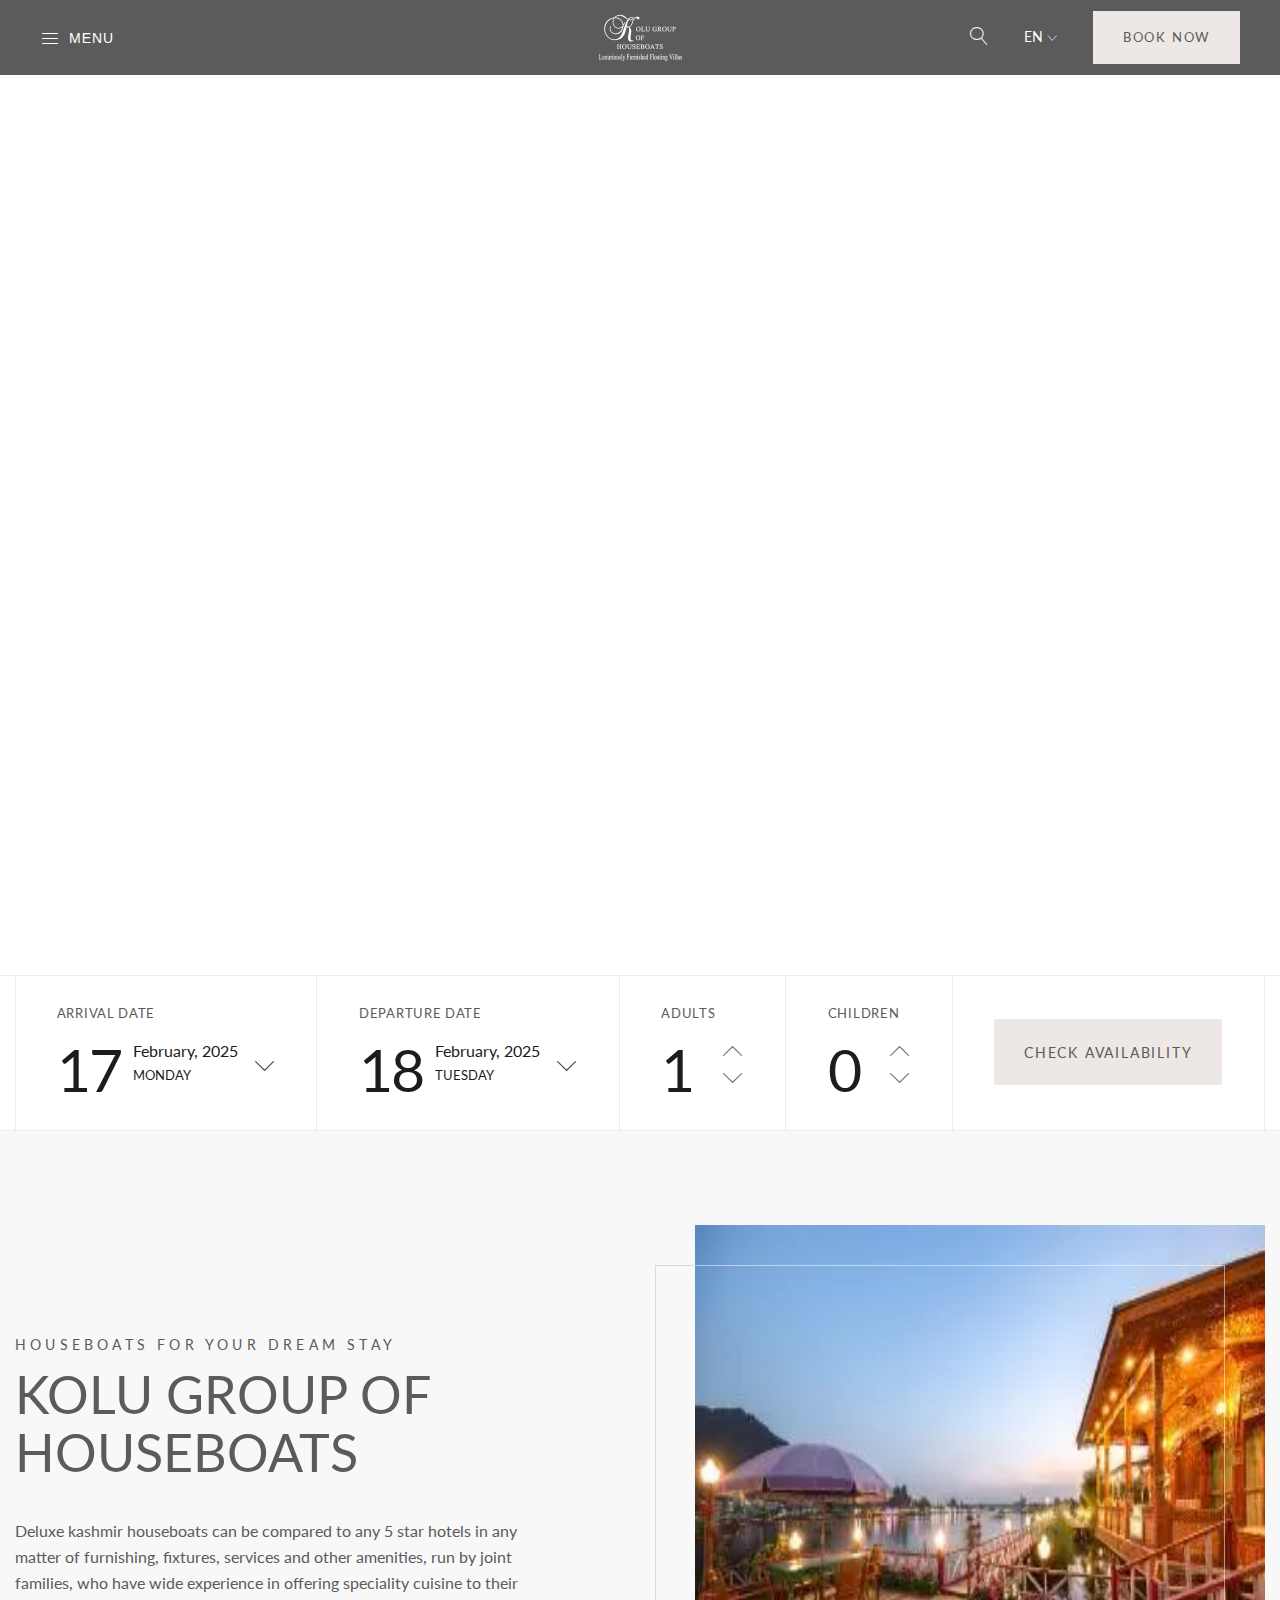
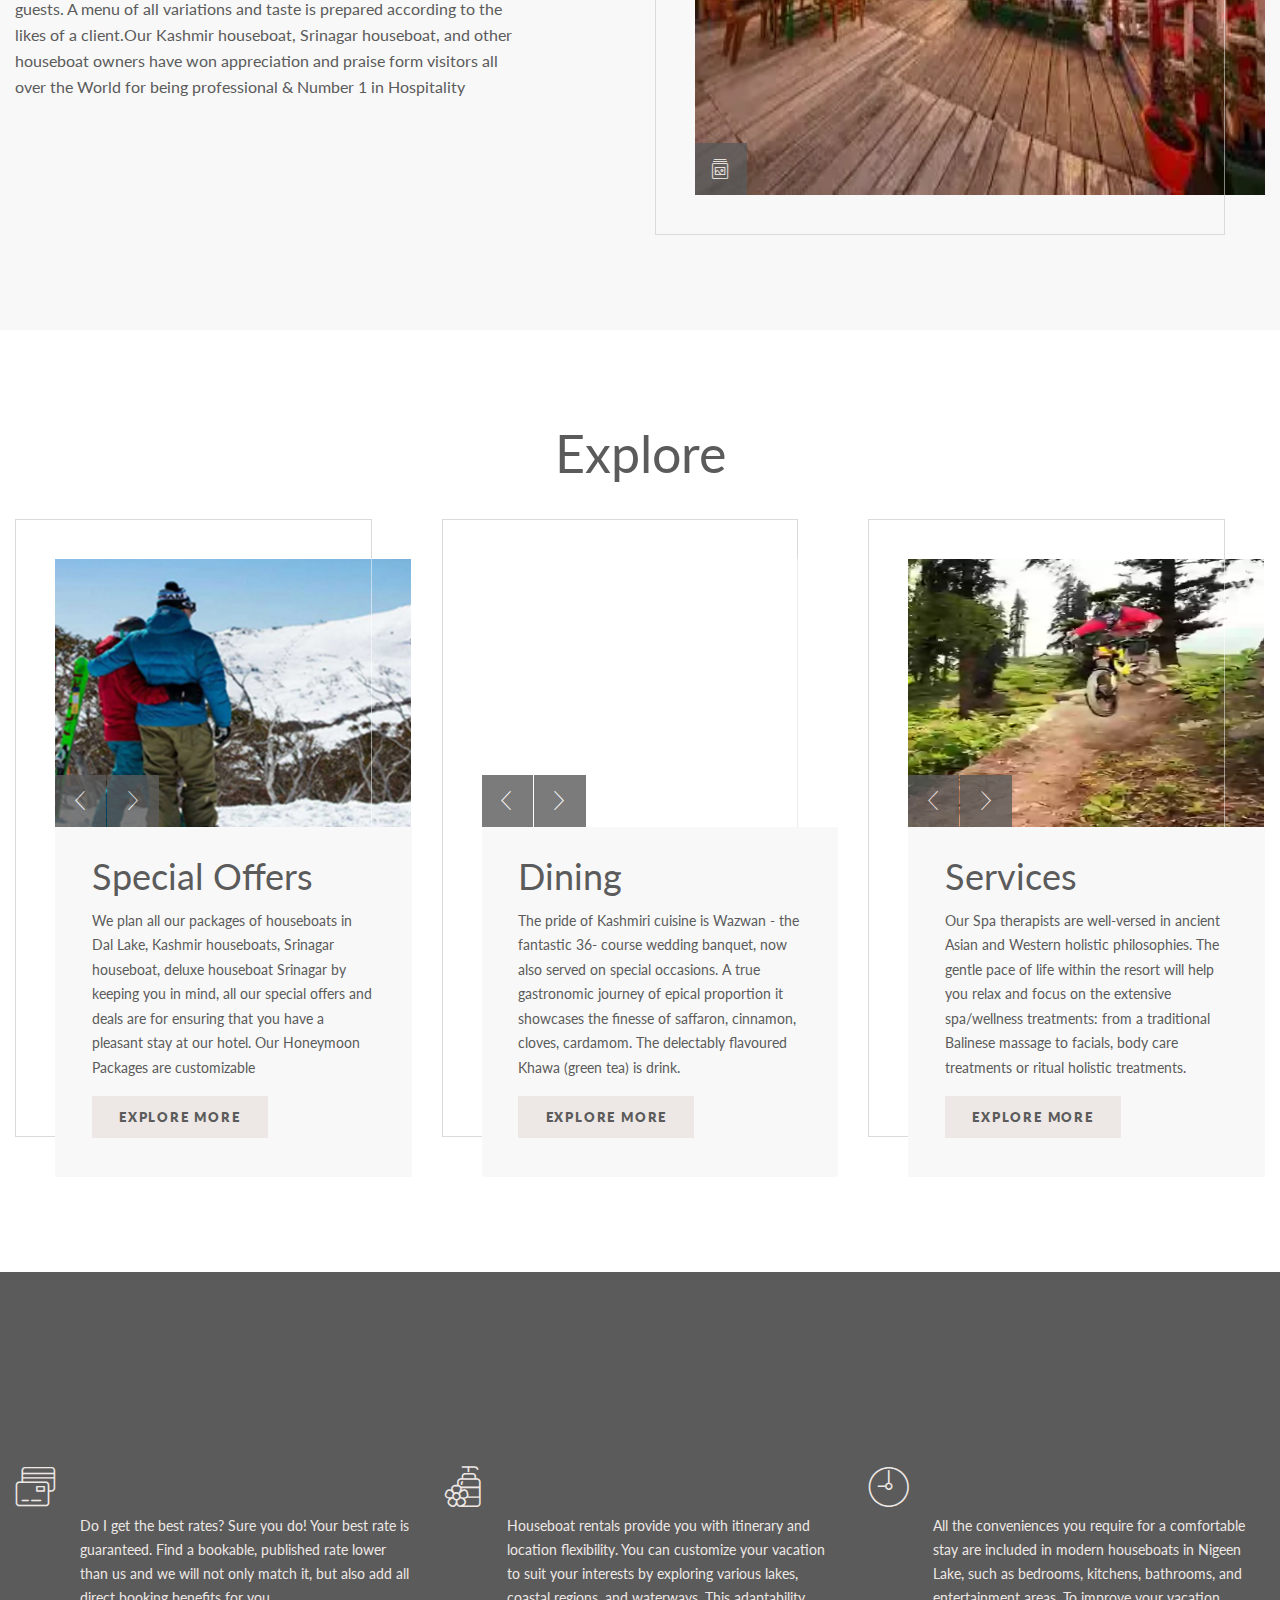
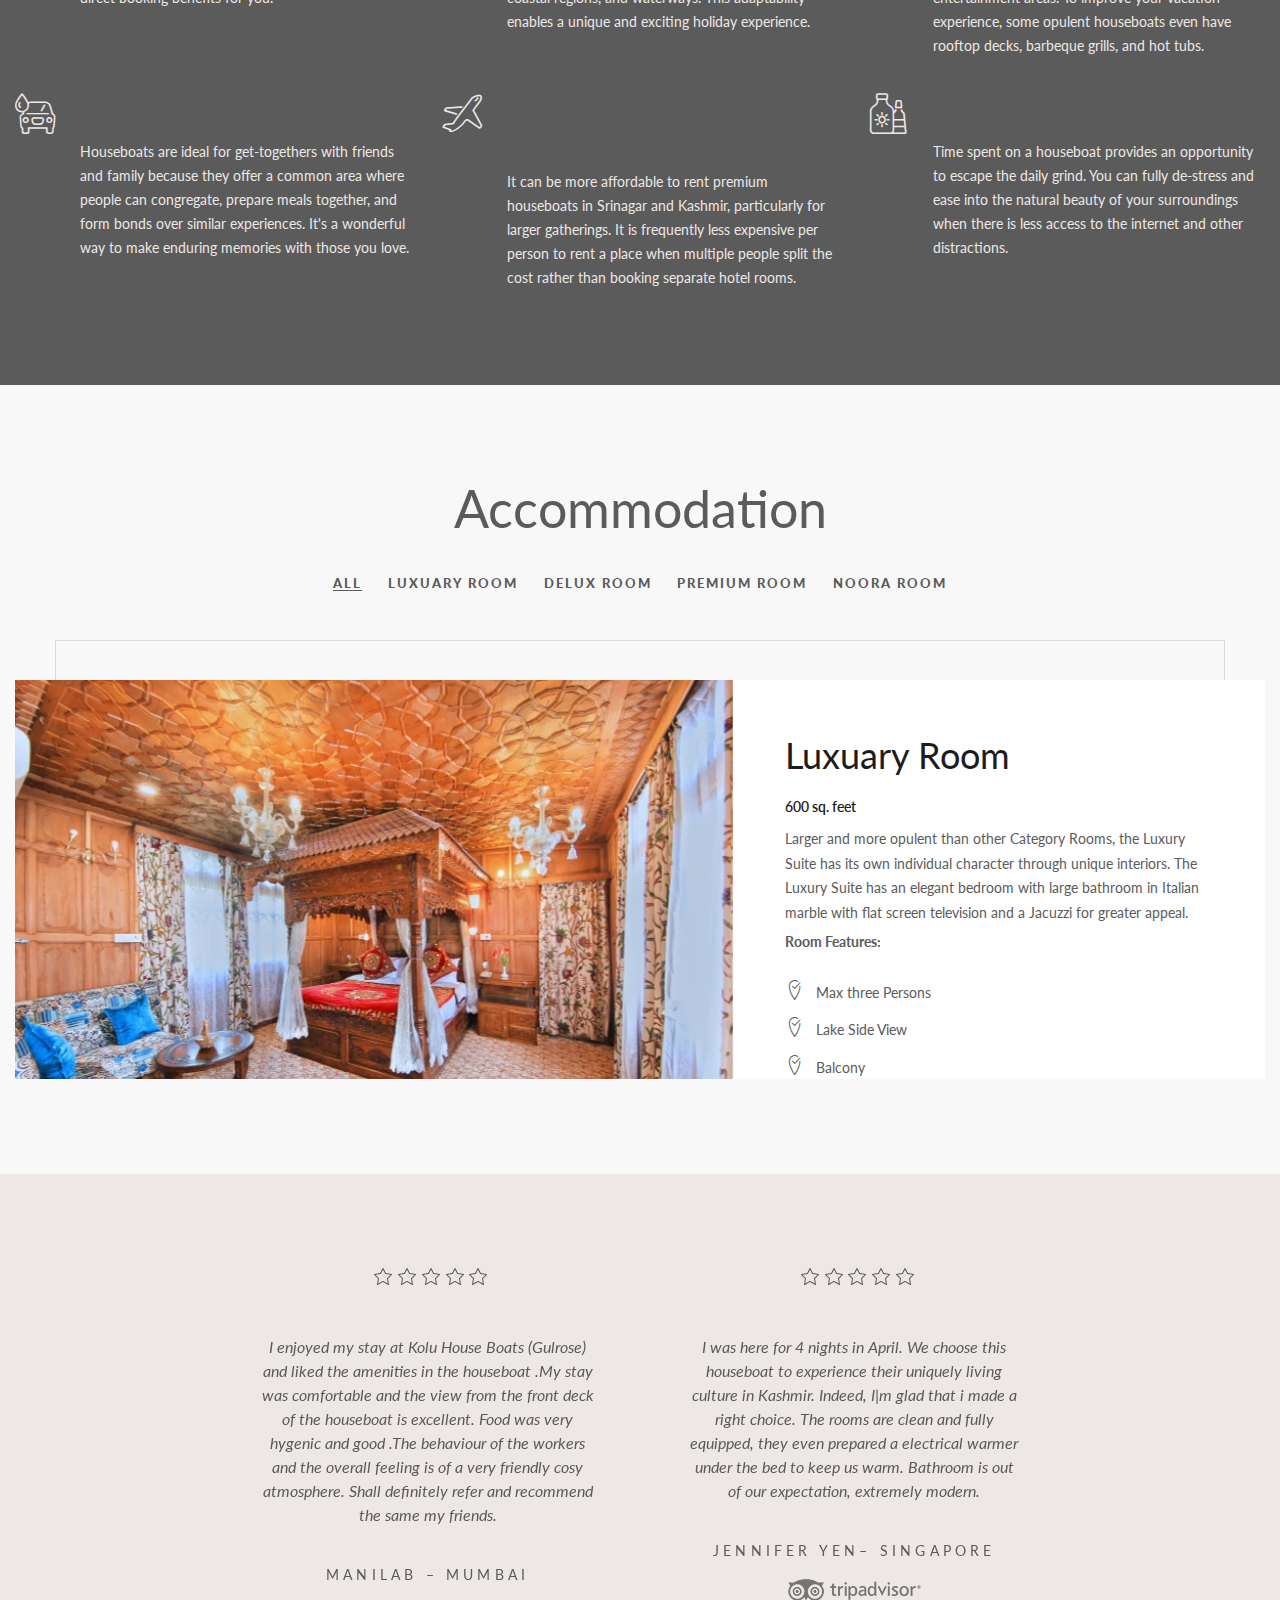
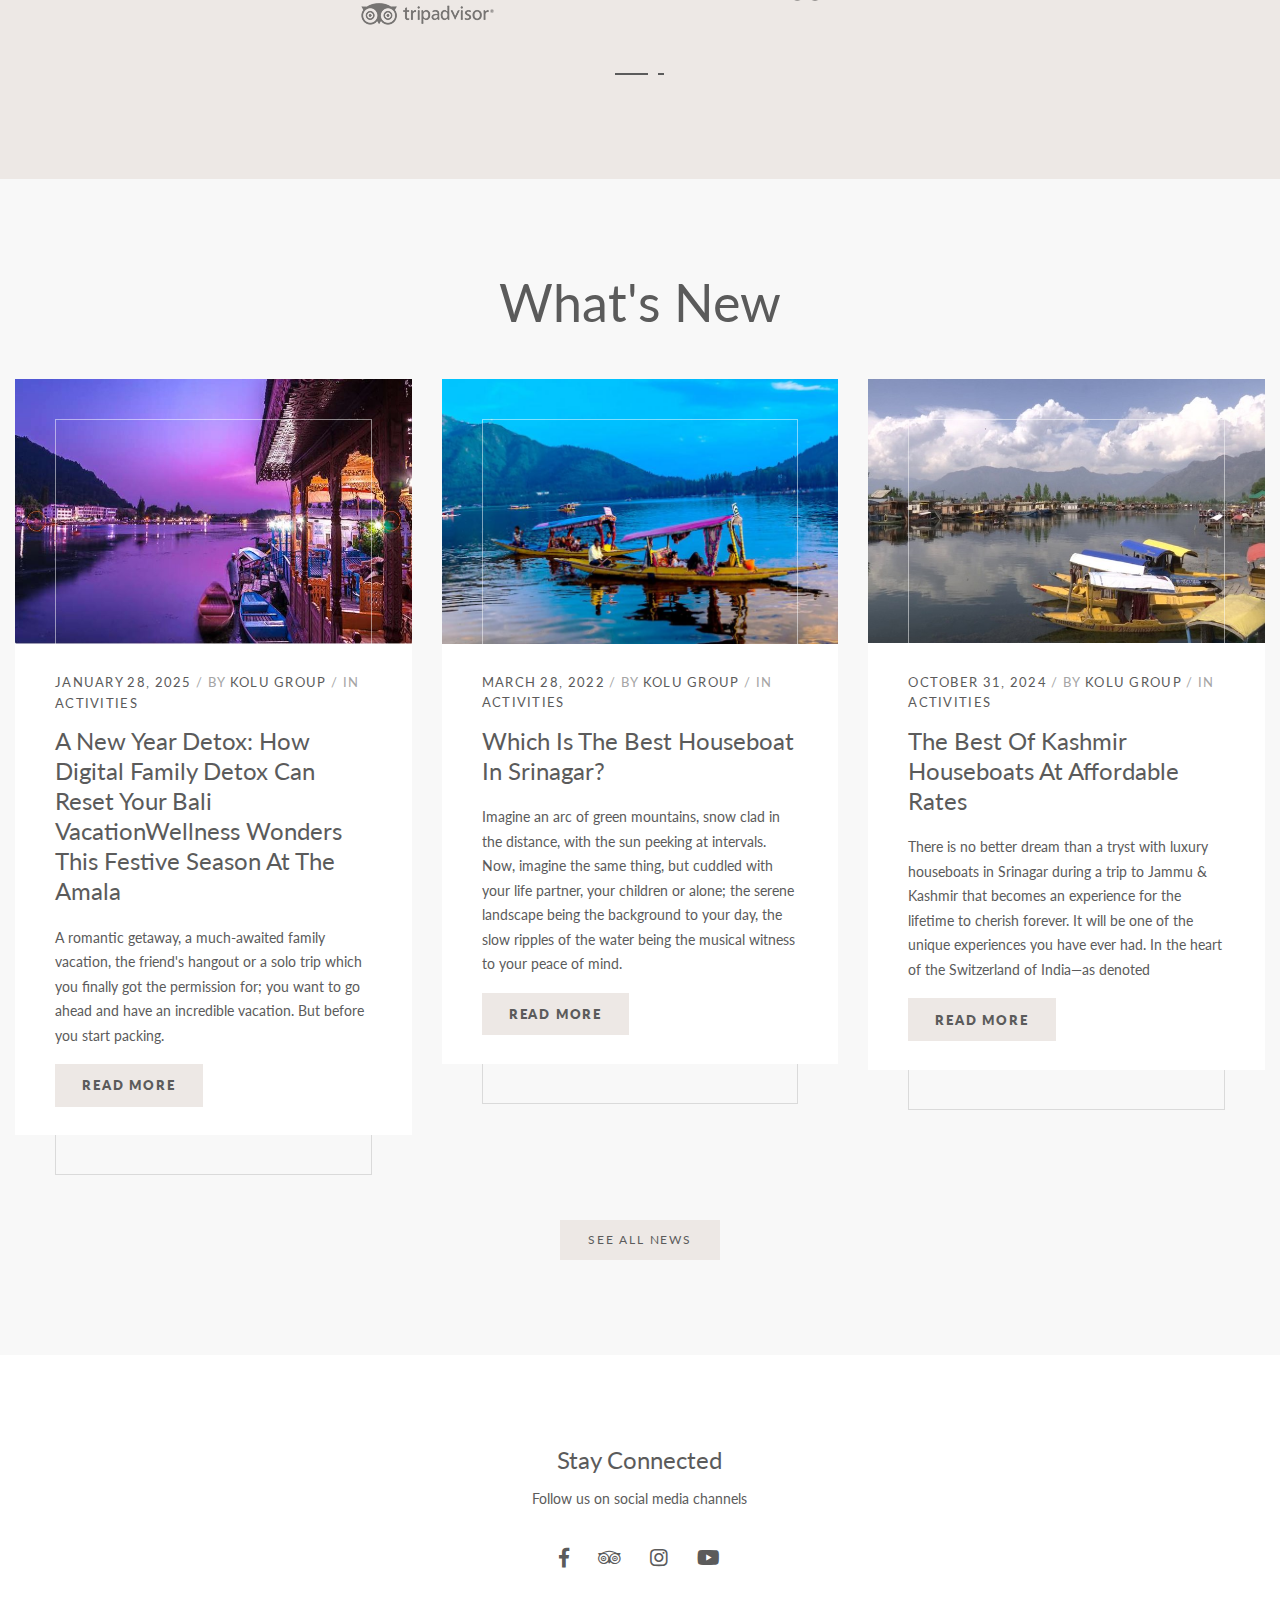
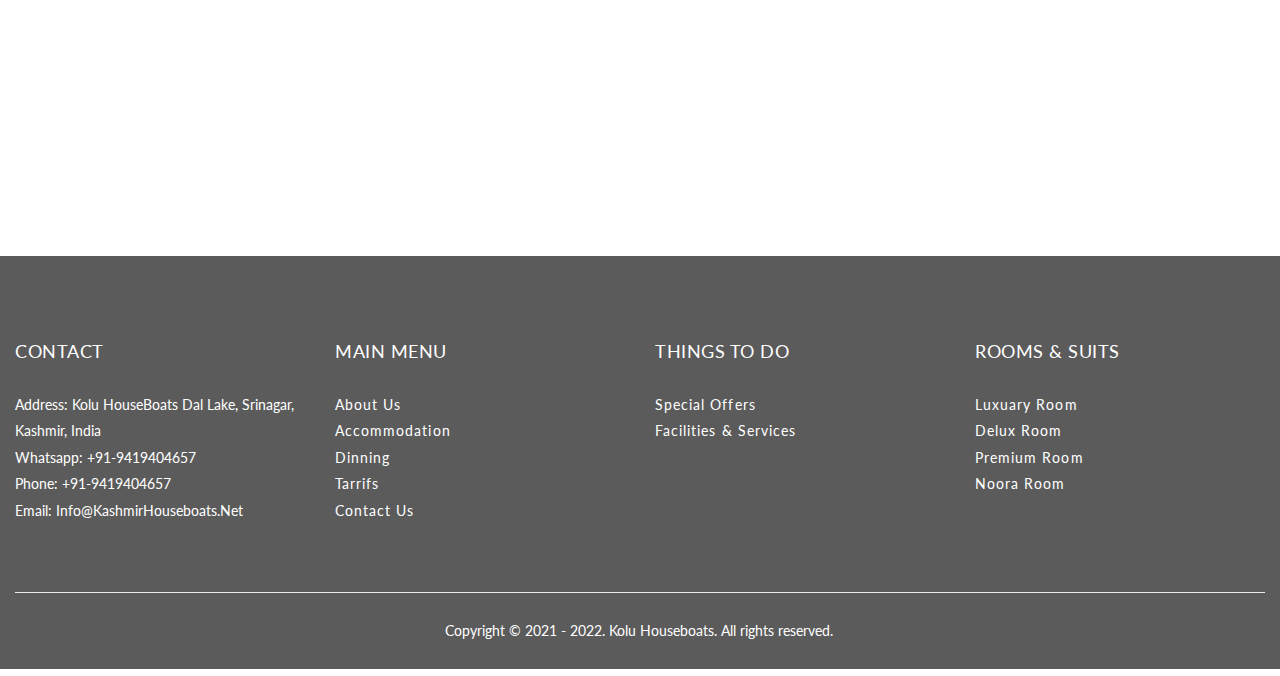
<file: index.html>
<!DOCTYPE html>
<html lang="en-US">
<head>
	<meta http-equiv="Content-Type" content="text/html; charset=UTF-8"/>
	<!-- Basic Page Needs
    ==================================================== -->
	<!--[if IE]><meta http-equiv='X-UA-Compatible' content='IE=edge,chrome=1'><![endif]-->
	<!-- Mobile Specific Metas
	==================================================== -->
	<meta name="viewport" content="width=device-width, initial-scale=1, maximum-scale=1">
	<link rel="profile" href="http://gmpg.org/xfn/11" />
		<!-- Favicon
	==================================================== -->
	<link rel="shortcut icon" href="https://theamala.com/wp-content/uploads/2018/10/the_amala_logo-w@8x.png">
	<!-- Apple touch icons
	============================================ -->
	<meta name='robots' content='index, follow, max-image-preview:large, max-snippet:-1, max-video-preview:-1' />
	<style>img:is([sizes="auto" i], [sizes^="auto," i]) { contain-intrinsic-size: 3000px 1500px }</style>
	<!-- This site is optimized with the Yoast SEO plugin v24.3 - https://yoast.com/wordpress/plugins/seo/ -->
	<title>The Amala Boutique Retreat- Wellness Hotel</title>
	<link rel="canonical" href="https://theamala.com" />
	<meta name="description" content="The Amala is an urban oasis, with lush intimate villas and a unique wellness retreat in the heart of Seminyak. At The Amala, the Zen-inspired design fosters the best of two worlds" />
	<meta property="og:locale" content="en_US" />
	<meta property="og:type" content="website" />
	<meta property="og:title" content="The Amala Boutique Retreat- Wellness Hotel" />
	<meta property="og:description" content="The Amala is an urban oasis, with lush intimate villas and a unique wellness retreat in the heart of Seminyak. At The Amala, the Zen-inspired design fosters the best of two worlds" />
	<meta property="og:url" content="https://theamala.com/" />
	<meta property="og:site_name" content="The Amala" />
	<meta property="article:modified_time" content="2025-02-04T03:42:27+00:00" />
	<meta name="twitter:card" content="summary_large_image" />
	<script type="application/ld+json" class="yoast-schema-graph">{"@context":"https://schema.org","@graph":[{"@type":"WebPage","@id":"https://theamala.com/","url":"https://theamala.com/","name":"The Amala Boutique Retreat- Wellness Hotel","isPartOf":{"@id":"https://theamala.com/#website"},"datePublished":"2018-10-03T19:15:03+00:00","dateModified":"2025-02-04T03:42:27+00:00","description":"The Amala is an urban oasis, with lush intimate villas and a unique wellness retreat in the heart of Seminyak. At The Amala, the Zen-inspired design fosters the best of two worlds","breadcrumb":{"@id":"https://theamala.com/#breadcrumb"},"inLanguage":"en-US","potentialAction":[{"@type":"ReadAction","target":["https://theamala.com/"]}]},{"@type":"BreadcrumbList","@id":"https://theamala.com/#breadcrumb","itemListElement":[{"@type":"ListItem","position":1,"name":"Home"}]},{"@type":"WebSite","@id":"https://theamala.com/#website","url":"https://theamala.com/","name":"The Amala","description":"","potentialAction":[{"@type":"SearchAction","target":{"@type":"EntryPoint","urlTemplate":"https://theamala.com/?s={search_term_string}"},"query-input":{"@type":"PropertyValueSpecification","valueRequired":true,"valueName":"search_term_string"}}],"inLanguage":"en-US"}]}</script>
	<!-- / Yoast SEO plugin. -->
<link rel='dns-prefetch' href='//maps.google.com' />
<link rel='dns-prefetch' href='//use.fontawesome.com' />
<link rel='dns-prefetch' href='//fonts.googleapis.com' />
<script>
/* <![CDATA[ */
window._wpemojiSettings = {"baseUrl":"https:\/\/s.w.org\/images\/core\/emoji\/15.0.3\/72x72\/","ext":".png","svgUrl":"https:\/\/s.w.org\/images\/core\/emoji\/15.0.3\/svg\/","svgExt":".svg","source":{"concatemoji":"wp-includes/js/wp-emoji-release.min_ver-6.7.2.js"}};
/*! This file is auto-generated */
!function(i,n){var o,s,e;function c(e){try{var t={supportTests:e,timestamp:(new Date).valueOf()};sessionStorage.setItem(o,JSON.stringify(t))}catch(e){}}function p(e,t,n){e.clearRect(0,0,e.canvas.width,e.canvas.height),e.fillText(t,0,0);var t=new Uint32Array(e.getImageData(0,0,e.canvas.width,e.canvas.height).data),r=(e.clearRect(0,0,e.canvas.width,e.canvas.height),e.fillText(n,0,0),new Uint32Array(e.getImageData(0,0,e.canvas.width,e.canvas.height).data));return t.every(function(e,t){return e===r[t]})}function u(e,t,n){switch(t){case"flag":return n(e,"\ud83c\udff3\ufe0f\u200d\u26a7\ufe0f","\ud83c\udff3\ufe0f\u200b\u26a7\ufe0f")?!1:!n(e,"\ud83c\uddfa\ud83c\uddf3","\ud83c\uddfa\u200b\ud83c\uddf3")&&!n(e,"\ud83c\udff4\udb40\udc67\udb40\udc62\udb40\udc65\udb40\udc6e\udb40\udc67\udb40\udc7f","\ud83c\udff4\u200b\udb40\udc67\u200b\udb40\udc62\u200b\udb40\udc65\u200b\udb40\udc6e\u200b\udb40\udc67\u200b\udb40\udc7f");case"emoji":return!n(e,"\ud83d\udc26\u200d\u2b1b","\ud83d\udc26\u200b\u2b1b")}return!1}function f(e,t,n){var r="undefined"!=typeof WorkerGlobalScope&&self instanceof WorkerGlobalScope?new OffscreenCanvas(300,150):i.createElement("canvas"),a=r.getContext("2d",{willReadFrequently:!0}),o=(a.textBaseline="top",a.font="600 32px Arial",{});return e.forEach(function(e){o[e]=t(a,e,n)}),o}function t(e){var t=i.createElement("script");t.src=e,t.defer=!0,i.head.appendChild(t)}"undefined"!=typeof Promise&&(o="wpEmojiSettingsSupports",s=["flag","emoji"],n.supports={everything:!0,everythingExceptFlag:!0},e=new Promise(function(e){i.addEventListener("DOMContentLoaded",e,{once:!0})}),new Promise(function(t){var n=function(){try{var e=JSON.parse(sessionStorage.getItem(o));if("object"==typeof e&&"number"==typeof e.timestamp&&(new Date).valueOf()<e.timestamp+604800&&"object"==typeof e.supportTests)return e.supportTests}catch(e){}return null}();if(!n){if("undefined"!=typeof Worker&&"undefined"!=typeof OffscreenCanvas&&"undefined"!=typeof URL&&URL.createObjectURL&&"undefined"!=typeof Blob)try{var e="postMessage("+f.toString()+"("+[JSON.stringify(s),u.toString(),p.toString()].join(",")+"));",r=new Blob([e],{type:"text/javascript"}),a=new Worker(URL.createObjectURL(r),{name:"wpTestEmojiSupports"});return void(a.onmessage=function(e){c(n=e.data),a.terminate(),t(n)})}catch(e){}c(n=f(s,u,p))}t(n)}).then(function(e){for(var t in e)n.supports[t]=e[t],n.supports.everything=n.supports.everything&&n.supports[t],"flag"!==t&&(n.supports.everythingExceptFlag=n.supports.everythingExceptFlag&&n.supports[t]);n.supports.everythingExceptFlag=n.supports.everythingExceptFlag&&!n.supports.flag,n.DOMReady=!1,n.readyCallback=function(){n.DOMReady=!0}}).then(function(){return e}).then(function(){var e;n.supports.everything||(n.readyCallback(),(e=n.source||{}).concatemoji?t(e.concatemoji):e.wpemoji&&e.twemoji&&(t(e.twemoji),t(e.wpemoji)))}))}((window,document),window._wpemojiSettings);
/* ]]> */
</script>
<link rel='stylesheet' id='milenia-icons-css' href='wp-content/plugins/milenia-theme-functionality/app/Extensions/VisualComposer/assets/css/milenia-icon-font_ver-1.0.0.css' media='all' />
<style id='wp-emoji-styles-inline-css'>
	img.wp-smiley, img.emoji {
		display: inline !important;
		border: none !important;
		box-shadow: none !important;
		height: 1em !important;
		width: 1em !important;
		margin: 0 0.07em !important;
		vertical-align: -0.1em !important;
		background: none !important;
		padding: 0 !important;
	}
</style>
<link rel='stylesheet' id='wp-block-library-css' href='wp-includes/css/dist/block-library/style.min_ver-6.7.2.css' media='all' />
<style id='classic-theme-styles-inline-css'>
/*! This file is auto-generated */
.wp-block-button__link{color:#fff;background-color:#32373c;border-radius:9999px;box-shadow:none;text-decoration:none;padding:calc(.667em + 2px) calc(1.333em + 2px);font-size:1.125em}.wp-block-file__button{background:#32373c;color:#fff;text-decoration:none}
</style>
<style id='global-styles-inline-css'>
:root{--wp--preset--aspect-ratio--square: 1;--wp--preset--aspect-ratio--4-3: 4/3;--wp--preset--aspect-ratio--3-4: 3/4;--wp--preset--aspect-ratio--3-2: 3/2;--wp--preset--aspect-ratio--2-3: 2/3;--wp--preset--aspect-ratio--16-9: 16/9;--wp--preset--aspect-ratio--9-16: 9/16;--wp--preset--color--black: #000000;--wp--preset--color--cyan-bluish-gray: #abb8c3;--wp--preset--color--white: #ffffff;--wp--preset--color--pale-pink: #f78da7;--wp--preset--color--vivid-red: #cf2e2e;--wp--preset--color--luminous-vivid-orange: #ff6900;--wp--preset--color--luminous-vivid-amber: #fcb900;--wp--preset--color--light-green-cyan: #7bdcb5;--wp--preset--color--vivid-green-cyan: #00d084;--wp--preset--color--pale-cyan-blue: #8ed1fc;--wp--preset--color--vivid-cyan-blue: #0693e3;--wp--preset--color--vivid-purple: #9b51e0;--wp--preset--gradient--vivid-cyan-blue-to-vivid-purple: linear-gradient(135deg,rgba(6,147,227,1) 0%,rgb(155,81,224) 100%);--wp--preset--gradient--light-green-cyan-to-vivid-green-cyan: linear-gradient(135deg,rgb(122,220,180) 0%,rgb(0,208,130) 100%);--wp--preset--gradient--luminous-vivid-amber-to-luminous-vivid-orange: linear-gradient(135deg,rgba(252,185,0,1) 0%,rgba(255,105,0,1) 100%);--wp--preset--gradient--luminous-vivid-orange-to-vivid-red: linear-gradient(135deg,rgba(255,105,0,1) 0%,rgb(207,46,46) 100%);--wp--preset--gradient--very-light-gray-to-cyan-bluish-gray: linear-gradient(135deg,rgb(238,238,238) 0%,rgb(169,184,195) 100%);--wp--preset--gradient--cool-to-warm-spectrum: linear-gradient(135deg,rgb(74,234,220) 0%,rgb(151,120,209) 20%,rgb(207,42,186) 40%,rgb(238,44,130) 60%,rgb(251,105,98) 80%,rgb(254,248,76) 100%);--wp--preset--gradient--blush-light-purple: linear-gradient(135deg,rgb(255,206,236) 0%,rgb(152,150,240) 100%);--wp--preset--gradient--blush-bordeaux: linear-gradient(135deg,rgb(254,205,165) 0%,rgb(254,45,45) 50%,rgb(107,0,62) 100%);--wp--preset--gradient--luminous-dusk: linear-gradient(135deg,rgb(255,203,112) 0%,rgb(199,81,192) 50%,rgb(65,88,208) 100%);--wp--preset--gradient--pale-ocean: linear-gradient(135deg,rgb(255,245,203) 0%,rgb(182,227,212) 50%,rgb(51,167,181) 100%);--wp--preset--gradient--electric-grass: linear-gradient(135deg,rgb(202,248,128) 0%,rgb(113,206,126) 100%);--wp--preset--gradient--midnight: linear-gradient(135deg,rgb(2,3,129) 0%,rgb(40,116,252) 100%);--wp--preset--font-size--small: 13px;--wp--preset--font-size--medium: 20px;--wp--preset--font-size--large: 36px;--wp--preset--font-size--x-large: 42px;--wp--preset--spacing--20: 0.44rem;--wp--preset--spacing--30: 0.67rem;--wp--preset--spacing--40: 1rem;--wp--preset--spacing--50: 1.5rem;--wp--preset--spacing--60: 2.25rem;--wp--preset--spacing--70: 3.38rem;--wp--preset--spacing--80: 5.06rem;--wp--preset--shadow--natural: 6px 6px 9px rgba(0, 0, 0, 0.2);--wp--preset--shadow--deep: 12px 12px 50px rgba(0, 0, 0, 0.4);--wp--preset--shadow--sharp: 6px 6px 0px rgba(0, 0, 0, 0.2);--wp--preset--shadow--outlined: 6px 6px 0px -3px rgba(255, 255, 255, 1), 6px 6px rgba(0, 0, 0, 1);--wp--preset--shadow--crisp: 6px 6px 0px rgba(0, 0, 0, 1);}:where(.is-layout-flex){gap: 0.5em;}:where(.is-layout-grid){gap: 0.5em;}body .is-layout-flex{display: flex;}.is-layout-flex{flex-wrap: wrap;align-items: center;}.is-layout-flex > :is(*, div){margin: 0;}body .is-layout-grid{display: grid;}.is-layout-grid > :is(*, div){margin: 0;}:where(.wp-block-columns.is-layout-flex){gap: 2em;}:where(.wp-block-columns.is-layout-grid){gap: 2em;}:where(.wp-block-post-template.is-layout-flex){gap: 1.25em;}:where(.wp-block-post-template.is-layout-grid){gap: 1.25em;}.has-black-color{color: var(--wp--preset--color--black) !important;}.has-cyan-bluish-gray-color{color: var(--wp--preset--color--cyan-bluish-gray) !important;}.has-white-color{color: var(--wp--preset--color--white) !important;}.has-pale-pink-color{color: var(--wp--preset--color--pale-pink) !important;}.has-vivid-red-color{color: var(--wp--preset--color--vivid-red) !important;}.has-luminous-vivid-orange-color{color: var(--wp--preset--color--luminous-vivid-orange) !important;}.has-luminous-vivid-amber-color{color: var(--wp--preset--color--luminous-vivid-amber) !important;}.has-light-green-cyan-color{color: var(--wp--preset--color--light-green-cyan) !important;}.has-vivid-green-cyan-color{color: var(--wp--preset--color--vivid-green-cyan) !important;}.has-pale-cyan-blue-color{color: var(--wp--preset--color--pale-cyan-blue) !important;}.has-vivid-cyan-blue-color{color: var(--wp--preset--color--vivid-cyan-blue) !important;}.has-vivid-purple-color{color: var(--wp--preset--color--vivid-purple) !important;}.has-black-background-color{background-color: var(--wp--preset--color--black) !important;}.has-cyan-bluish-gray-background-color{background-color: var(--wp--preset--color--cyan-bluish-gray) !important;}.has-white-background-color{background-color: var(--wp--preset--color--white) !important;}.has-pale-pink-background-color{background-color: var(--wp--preset--color--pale-pink) !important;}.has-vivid-red-background-color{background-color: var(--wp--preset--color--vivid-red) !important;}.has-luminous-vivid-orange-background-color{background-color: var(--wp--preset--color--luminous-vivid-orange) !important;}.has-luminous-vivid-amber-background-color{background-color: var(--wp--preset--color--luminous-vivid-amber) !important;}.has-light-green-cyan-background-color{background-color: var(--wp--preset--color--light-green-cyan) !important;}.has-vivid-green-cyan-background-color{background-color: var(--wp--preset--color--vivid-green-cyan) !important;}.has-pale-cyan-blue-background-color{background-color: var(--wp--preset--color--pale-cyan-blue) !important;}.has-vivid-cyan-blue-background-color{background-color: var(--wp--preset--color--vivid-cyan-blue) !important;}.has-vivid-purple-background-color{background-color: var(--wp--preset--color--vivid-purple) !important;}.has-black-border-color{border-color: var(--wp--preset--color--black) !important;}.has-cyan-bluish-gray-border-color{border-color: var(--wp--preset--color--cyan-bluish-gray) !important;}.has-white-border-color{border-color: var(--wp--preset--color--white) !important;}.has-pale-pink-border-color{border-color: var(--wp--preset--color--pale-pink) !important;}.has-vivid-red-border-color{border-color: var(--wp--preset--color--vivid-red) !important;}.has-luminous-vivid-orange-border-color{border-color: var(--wp--preset--color--luminous-vivid-orange) !important;}.has-luminous-vivid-amber-border-color{border-color: var(--wp--preset--color--luminous-vivid-amber) !important;}.has-light-green-cyan-border-color{border-color: var(--wp--preset--color--light-green-cyan) !important;}.has-vivid-green-cyan-border-color{border-color: var(--wp--preset--color--vivid-green-cyan) !important;}.has-pale-cyan-blue-border-color{border-color: var(--wp--preset--color--pale-cyan-blue) !important;}.has-vivid-cyan-blue-border-color{border-color: var(--wp--preset--color--vivid-cyan-blue) !important;}.has-vivid-purple-border-color{border-color: var(--wp--preset--color--vivid-purple) !important;}.has-vivid-cyan-blue-to-vivid-purple-gradient-background{background: var(--wp--preset--gradient--vivid-cyan-blue-to-vivid-purple) !important;}.has-light-green-cyan-to-vivid-green-cyan-gradient-background{background: var(--wp--preset--gradient--light-green-cyan-to-vivid-green-cyan) !important;}.has-luminous-vivid-amber-to-luminous-vivid-orange-gradient-background{background: var(--wp--preset--gradient--luminous-vivid-amber-to-luminous-vivid-orange) !important;}.has-luminous-vivid-orange-to-vivid-red-gradient-background{background: var(--wp--preset--gradient--luminous-vivid-orange-to-vivid-red) !important;}.has-very-light-gray-to-cyan-bluish-gray-gradient-background{background: var(--wp--preset--gradient--very-light-gray-to-cyan-bluish-gray) !important;}.has-cool-to-warm-spectrum-gradient-background{background: var(--wp--preset--gradient--cool-to-warm-spectrum) !important;}.has-blush-light-purple-gradient-background{background: var(--wp--preset--gradient--blush-light-purple) !important;}.has-blush-bordeaux-gradient-background{background: var(--wp--preset--gradient--blush-bordeaux) !important;}.has-luminous-dusk-gradient-background{background: var(--wp--preset--gradient--luminous-dusk) !important;}.has-pale-ocean-gradient-background{background: var(--wp--preset--gradient--pale-ocean) !important;}.has-electric-grass-gradient-background{background: var(--wp--preset--gradient--electric-grass) !important;}.has-midnight-gradient-background{background: var(--wp--preset--gradient--midnight) !important;}.has-small-font-size{font-size: var(--wp--preset--font-size--small) !important;}.has-medium-font-size{font-size: var(--wp--preset--font-size--medium) !important;}.has-large-font-size{font-size: var(--wp--preset--font-size--large) !important;}.has-x-large-font-size{font-size: var(--wp--preset--font-size--x-large) !important;}
:where(.wp-block-post-template.is-layout-flex){gap: 1.25em;}:where(.wp-block-post-template.is-layout-grid){gap: 1.25em;}
:where(.wp-block-columns.is-layout-flex){gap: 2em;}:where(.wp-block-columns.is-layout-grid){gap: 2em;}
:root :where(.wp-block-pullquote){font-size: 1.5em;line-height: 1.6;}
</style>
<link rel='stylesheet' id='contact-form-7-css' href='wp-content/themes/milenia/includes/config-contact-form-7/assets/css/style_ver-6.0.css' media='all' />
<link rel='stylesheet' id='sr7css-css' href='wp-content/plugins/httpvelikorodnovcomwordpresssample-datapluginusanrevslider/public/css/sr7_ver-6.7.20.css' media='all' />
<link rel='stylesheet' id='mphb-kbwood-datepick-css-css' href='wp-content/plugins/motopress-hotel-booking/vendors/kbwood/datepick/jquery.datepick_ver-5.0.4.css' media='all' />
<link rel='stylesheet' id='mphb-css' href='wp-content/plugins/motopress-hotel-booking/assets/css/mphb.min_ver-5.0.4.css' media='all' />
<link rel='stylesheet' id='animate-css-css' href='wp-content/plugins/milenia-theme-functionality/app/Extensions/VisualComposer/assets/css/animate.min_ver-1.0.0.css' media='all' />
<link rel='stylesheet' id='milenia-js-composer-front-css' href='wp-content/plugins/milenia-theme-functionality/app/Extensions/VisualComposer/assets/css/milenia-js-composer-front_ver-7.9.css' media='all' />
<link rel='stylesheet' id='milenia_form_styler-css' href='wp-content/plugins/milenia-theme-functionality/assets/vendors/jQueryFormStyler/jquery.formstyler_ver-1.0.0.css' media='all' />
<link rel='stylesheet' id='milenia-theme-functionality-css-css' href='wp-content/plugins/milenia-theme-functionality/assets/css/milenia-theme-functionality-core_ver-1.0.0.css' media='all' />
<link rel='stylesheet' id='bootstrap-css' href='wp-content/themes/milenia/assets/css/bootstrap.min_ver-3.3.7.css' media='all' />
<link rel='stylesheet' id='fontawesome-css' href='releases/v5.8.1/css/fontawesome_ver-5.8.1.css' media='all' />
<link rel='stylesheet' id='linearicons-css' href='wp-content/themes/milenia/assets/css/linearicons_ver-1.0.0.css' media='all' />
<link rel='stylesheet' id='milenia-style-css' href='wp-content/themes/milenia/style_ver-6.7.2.css' media='all' />
<style id='milenia-style-inline-css'>
			body,blockquote:not(.milenia-blockquote--unstyled) cite,.milenia-font--like-body, .milenia-btn, .milenia-entity .button,.milenia-entity-label {
				font-family: "Lato", "sans-serif";
			}
			body {
				font-family: "Lato", "sans-serif";
				font-weight: 300;
				font-style: normal;
				font-size: 16px;
				line-height: 26px;
			}
			h1 {
				font-family: "Lato", "sans-serif";
				font-weight: 300;
				font-style: normal;
				font-size: 52px;
				line-height: 62px;
			}
			h2 {
				font-family: "Lato", "sans-serif";
				font-weight: 300;
				font-style: normal;
				font-size: 48px;
				line-height: 58px;
			}
			h3 {
				font-family: "Lato", "sans-serif";
				font-weight: 300;
				font-style: normal;
				font-size: 36px;
				line-height: 43px;
			}
			h4 {
				font-family: "Lato", "sans-serif";
				font-weight: 300;
				font-style: normal;
				font-size: 30px;
				line-height: 36px;
			}
			h5 {
				font-family: "Lato", "sans-serif";
				font-weight: 300;
				font-style: normal;
				font-size: 24px;
				line-height: 29px;
			}
			h6 {
				font-family: "Lato", "sans-serif";
				font-weight: 300;
				font-style: normal;
				font-size: 18px;
				line-height: 22px;
			}
			dl dt,.comment .fn,.milenia-widget .recentcomments > a,.milenia-fullscreen-message,.milenia-booking-form-wrapper--v2 .form-col--arrival-date .milenia-custom-select .milenia-selected-option, .milenia-booking-form-wrapper--v2 .form-col--departure-date .milenia-custom-select .milenia-selected-option, .milenia-booking-form-wrapper--v2 .form-col--rooms .milenia-custom-select .milenia-selected-option, .milenia-booking-form-wrapper--v2 .form-col--adults .milenia-custom-select .milenia-selected-option, .milenia-booking-form-wrapper--v2 .form-col--children .milenia-custom-select .milenia-selected-option,.milenia-booking-form-wrapper--v2 .form-col--title,.milenia-singlefield-form-titled-wrapper .milenia-singlefield-form-title,.milenia-booking-form-wrapper--v2 .milenia-field-datepicker,.milenia-booking-form-wrapper--v1 .milenia-field-datepicker .milenia-field-datepicker-month-year,.milenia-estimate-mark-text,.milenia-tabbed-carousel-thumb-caption,.milenia-entities--style-19 .milenia-entity-date-month-year,.milenia-entities--style-19 .mphb-price,.milenia-info-box-title,.milenia-panels-title > button,.milenia-font--first-accented, .milenia-dropcap > *:first-child:first-letter, .milenia-tabs:not(.milenia-tabs--unstyled) .milenia-tabs-nav, .milenia-tabs:not(.milenia-tabs--unstyled) .milenia-tabs-nav a,.milenia-widget .milenia-events .milenia-event-date,.milenia-entity-content .woocommerce-MyAccount-navigation {
				font-family: "Lato", "sans-serif";
			}
			.milenia-font--second-accented,.milenia-widget .milenia-events .milenia-event-date-date,.milenia-entities--style-10 .mphb-price,.milenia-entities--style-11 .mphb-price,.milenia-entities--style-12 .mphb-price,.milenia-entities--style-13 .mphb-price,.milenia-entities--style-14 .mphb-price,.milenia-entities--style-15 .mphb-price,.milenia-entities--style-16 .mphb-price,.mphb-room-rates-list .mphb-price,.milenia-entity-single.milenia-entity--room .mphb-price,.milenia-entity-price,blockquote:not(.milenia-blockquote--unstyled),.milenia-pricing-table-price,.milenia-pricing-table-price:not(:last-child),.milenia-entities--style-19 .milenia-entity-date-date,.milenia-entity-link-element,.milenia-entity.format-link .milenia-entity-body > p:only-child > a:only-child,.milenia-testimonial blockquote,.milenia-estimate-mark,.milenia-booking-form-wrapper--v1 .milenia-field-datepicker-day,.milenia-booking-form-wrapper--light.milenia-booking-form-wrapper--v4 .form-col--title,.milenia-field-counter-value,.milenia-countdown .countdown-amount,.milenia-weather-indicator--style-2,.milenia-404-title,.milenia-widget .milenia-weather-indicator--style-3 {
				font-family: "Lato", "sans-serif";
			}
#milenia-footer-section-1.milenia-footer-row.milenia-footer-row--widget-border .milenia-widget::after {
						border-color: #2e2e2e;
					}#milenia-footer-section-1 .milenia-footer-row--inner {
					border-color: #363636;
				}#milenia-footer-section-2 .milenia-footer-row--inner {
					border-color: #5b5b5b;
				}#milenia-footer-section-3 .milenia-footer-row--inner {
					border-color: #eaeaea;
				}
</style>
<link rel='stylesheet' id='milenia-child-style-css' href='wp-content/themes/milenia-child/style_ver-6.7.2.css' media='all' />
<link rel='stylesheet' id='fontawesome-brands-css' href='releases/v5.8.1/css/brands_ver-5.8.1.css' media='all' />
<link rel='stylesheet' id='fancybox-css' href='wp-content/plugins/milenia-theme-functionality/app/Extensions/VisualComposer/assets/vendors/fancybox/jquery.fancybox.min_ver-3.3.5.css' media='all' />
<link rel='stylesheet' id='arctic-modal-css' href='wp-content/themes/milenia/assets/vendors/arcticmodal/jquery.arcticmodal-0.3_ver-0.0.3.css' media='all' />
<link rel='stylesheet' id='owl-carousel-css' href='wp-content/plugins/milenia-theme-functionality/app/Extensions/VisualComposer/assets/vendors/owl-carousel/assets/owl.carousel.min_ver-2.2.3.css' media='all' />
<link rel='stylesheet' id='monkeysan-tooltip-css' href='wp-content/themes/milenia/assets/vendors/monkeysan-tooltip/monkeysan-jquery-tooltip_ver-1.0.0.css' media='all' />
<link rel='stylesheet' id='media-element-css' href='wp-content/plugins/milenia-theme-functionality/app/Extensions/VisualComposer/assets/vendors/mediaelement/mediaelementplayer.min_ver-4.2.7.css' media='all' />
<link rel='stylesheet' id='milenia-google-fonts-css' href='https://fonts.googleapis.com/css?family=Open+Sans%3A200%2C300%2C400%2C400italic%2C600%2C600italic%2C700%2C700italic%2C800%2C800italic%7CPlayfair+Display%3A400%2C400italic%2C700%2C700italic%2C900%2C900italic%7COld+Standard+TT%3A400%2C400italic%2C700%7CLato%3A300%2C400&#038;subset=latin%2Clatin-ext' media='all' />
<link rel='stylesheet' id='js_composer_front-css' href='wp-content/plugins/js_composer/assets/css/js_composer.min_ver-7.9.css' media='all' />
<script src="wp-content/plugins/httpvelikorodnovcomwordpresssample-datapluginusanrevslider/public/js/libs/tptools_ver-6.7.20.js" id="tp-tools-js" async="async" data-wp-strategy="async"></script>
<script src="wp-content/plugins/httpvelikorodnovcomwordpresssample-datapluginusanrevslider/public/js/sr7_ver-6.7.20.js" id="sr7-js" async="async" data-wp-strategy="async"></script>
<script src="wp-includes/js/jquery/jquery.min_ver-3.7.1.js" id="jquery-core-js"></script>
<script src="wp-includes/js/jquery/jquery-migrate.min_ver-3.4.1.js" id="jquery-migrate-js"></script>
<script src="wp-content/plugins/milenia-theme-functionality/app/Extensions/VisualComposer/assets/vendors/appear.min_ver-1.0.3.js" id="appearjs-js"></script>
<script src="wp-content/plugins/milenia-theme-functionality/assets/vendors/jQueryFormStyler/jquery.formstyler.min_ver-1.js" id="milenia_form_styler-js"></script>
<script src="wp-content/themes/milenia/assets/vendors/modernizr_ver-3.6.0.js" id="modernizr-js"></script>
<link rel="https://api.w.org/" href="https://theamala.com/wp-json/" /><link rel="EditURI" type="application/rsd+xml" title="RSD" href="https://theamala.com/xmlrpc.php?rsd" />
<meta name="generator" content="WordPress 6.7.2" />
<link rel='shortlink' href='#' />
<meta name="generator" content="Redux 4.5.0" /><meta name="tec-api-version" content="v1"><meta name="tec-api-origin" content="https://theamala.com"><style>.recentcomments a{display:inline !important;padding:0 !important;margin:0 !important;}</style><meta name="generator" content="Powered by WPBakery Page Builder - drag and drop page builder for WordPress."/>
<link rel="preconnect" href="https://fonts.googleapis.com">
<link rel="preconnect" href="https://fonts.gstatic.com/" crossorigin>
<meta name="generator" content="Powered by Slider Revolution 6.7.20 - responsive, Mobile-Friendly Slider Plugin for WordPress with comfortable drag and drop interface." />
<script>
	window._tpt			??= {};
	window.SR7			??= {};
	_tpt.R				??= {};
	_tpt.R.fonts		??= {};
	_tpt.R.fonts.customFonts??= {};
	SR7.devMode			=  false;
	SR7.F 				??= {};
	SR7.G				??= {};
	SR7.LIB				??= {};
	SR7.E				??= {};
	SR7.E.gAddons		??= {};
	SR7.E.php 			??= {};
	SR7.E.nonce			= '2d72c380d0';
	SR7.E.ajaxurl		= 'index.html';
	SR7.E.resturl		= 'https://theamala.com/wp-json/';
	SR7.E.slug_path		= 'httpvelikorodnovcomwordpresssample-datapluginusanrevslider/revslider.html';
	SR7.E.slug			= 'revslider';
	SR7.E.plugin_url	= 'https://theamala.com/wp-content/plugins/httpvelikorodnovcomwordpresssample-datapluginusanrevslider/';
	SR7.E.wp_plugin_url = 'https://theamala.com/wp-content/plugins/';
	SR7.E.revision		= '6.7.20';
	SR7.E.fontBaseUrl	= '//fonts.googleapis.com/css2?family=';
	SR7.G.breakPoints 	= [1240,1024,778,480];
	SR7.E.modules 		= ['module','page','slide','layer','draw','animate','srtools','canvas','defaults','carousel','navigation','media','modifiers','migration'];
	SR7.E.libs 			= ['WEBGL'];
	SR7.E.css 			= ['csslp','cssbtns','cssfilters','cssnav','cssmedia'];
	SR7.E.resources		= {};
	SR7.JSON			??= {};
/*! Slider Revolution 7.0 - Page Processor */
!function(){"use strict";window.SR7??={},window._tpt??={},SR7.version="Slider Revolution 6.7.16",_tpt.getWinDim=function(t){_tpt.screenHeightWithUrlBar??=window.innerHeight;let e=SR7.F?.modal?.visible&&SR7.M[SR7.F.module.getIdByAlias(SR7.F.modal.requested)];_tpt.scrollBar=window.innerWidth!==document.documentElement.clientWidth||e&&window.innerWidth!==e.c.module.clientWidth,_tpt.winW=window.innerWidth-(_tpt.scrollBar||"prepare"==t?_tpt.scrollBarW??_tpt.mesureScrollBar():0),_tpt.winH=window.innerHeight,_tpt.winWAll=document.documentElement.clientWidth},_tpt.getResponsiveLevel=function(t,e){SR7.M[e];return _tpt.closestGE(t,_tpt.winWAll)},_tpt.mesureScrollBar=function(){let t=document.createElement("div");return t.className="RSscrollbar-measure",t.style.width="100px",t.style.height="100px",t.style.overflow="scroll",t.style.position="absolute",t.style.top="-9999px",document.body.appendChild(t),_tpt.scrollBarW=t.offsetWidth-t.clientWidth,document.body.removeChild(t),_tpt.scrollBarW},_tpt.loadCSS=async function(t,e,s){return s?_tpt.R.fonts.required[e].status=1:(_tpt.R[e]??={},_tpt.R[e].status=1),new Promise(((n,i)=>{if(_tpt.isStylesheetLoaded(t))s?_tpt.R.fonts.required[e].status=2:_tpt.R[e].status=2,n();else{const l=document.createElement("link");l.rel="stylesheet";let o="text",r="css";l["type"]=o+"/"+r,l.href=t,l.onload=()=>{s?_tpt.R.fonts.required[e].status=2:_tpt.R[e].status=2,n()},l.onerror=()=>{s?_tpt.R.fonts.required[e].status=3:_tpt.R[e].status=3,i(new Error(`Failed to load CSS: ${t}`))},document.head.appendChild(l)}}))},_tpt.addContainer=function(t){const{tag:e="div",id:s,class:n,datas:i,textContent:l,iHTML:o}=t,r=document.createElement(e);if(s&&""!==s&&(r.id=s),n&&""!==n&&(r.className=n),i)for(const[t,e]of Object.entries(i))"style"==t?r.style.cssText=e:r.setAttribute(`data-${t}`,e);return l&&(r.textContent=l),o&&(r.innerHTML=o),r},_tpt.collector=function(){return{fragment:new DocumentFragment,add(t){var e=_tpt.addContainer(t);return this.fragment.appendChild(e),e},append(t){t.appendChild(this.fragment)}}},_tpt.isStylesheetLoaded=function(t){let e=t.split("?")[0];return Array.from(document.querySelectorAll('link[rel="stylesheet"], link[rel="preload"]')).some((t=>t.href.split("?")[0]===e))},_tpt.preloader={requests:new Map,preloaderTemplates:new Map,show:function(t,e){if(!e||!t)return;const{type:s,color:n}=e;if(s<0||"off"==s)return;const i=`preloader_${s}`;let l=this.preloaderTemplates.get(i);l||(l=this.build(s,n),this.preloaderTemplates.set(i,l)),this.requests.has(t)||this.requests.set(t,{count:0});const o=this.requests.get(t);clearTimeout(o.timer),o.count++,1===o.count&&(o.timer=setTimeout((()=>{o.preloaderClone=l.cloneNode(!0),o.anim&&o.anim.kill(),void 0!==_tpt.gsap?o.anim=_tpt.gsap.fromTo(o.preloaderClone,1,{opacity:0},{opacity:1}):o.preloaderClone.classList.add("sr7-fade-in"),t.appendChild(o.preloaderClone)}),150))},hide:function(t){if(!this.requests.has(t))return;const e=this.requests.get(t);e.count--,e.count<0&&(e.count=0),e.anim&&e.anim.kill(),0===e.count&&(clearTimeout(e.timer),e.preloaderClone&&(e.preloaderClone.classList.remove("sr7-fade-in"),e.anim=_tpt.gsap.to(e.preloaderClone,.3,{opacity:0,onComplete:function(){e.preloaderClone.remove()}})))},state:function(t){if(!this.requests.has(t))return!1;return this.requests.get(t).count>0},build:(t,e="#ffffff",s="")=>{if(t<0||"off"===t)return null;const n=parseInt(t);if(t="prlt"+n,isNaN(n))return null;if(_tpt.loadCSS(SR7.E.plugin_url+"public/css/preloaders/t"+n+".css","preloader_"+t),isNaN(n)||n<6){const i=`background-color:${e}`,l=1===n||2==n?i:"",o=3===n||4==n?i:"",r=_tpt.collector();["dot1","dot2","bounce1","bounce2","bounce3"].forEach((t=>r.add({tag:"div",class:t,datas:{style:o}})));const d=_tpt.addContainer({tag:"sr7-prl",class:`${t} ${s}`,datas:{style:l}});return r.append(d),d}{let i={};if(7===n){let t;e.startsWith("#")?(t=e.replace("#",""),t=`rgba(${parseInt(t.substring(0,2),16)}, ${parseInt(t.substring(2,4),16)}, ${parseInt(t.substring(4,6),16)}, `):e.startsWith("rgb")&&(t=e.slice(e.indexOf("(")+1,e.lastIndexOf(")")).split(",").map((t=>t.trim())),t=`rgba(${t[0]}, ${t[1]}, ${t[2]}, `),t&&(i.style=`border-top-color: ${t}0.65); border-bottom-color: ${t}0.15); border-left-color: ${t}0.65); border-right-color: ${t}0.15)`)}else 12===n&&(i.style=`background:${e}`);const l=[10,0,4,2,5,9,0,4,4,2][n-6],o=_tpt.collector(),r=o.add({tag:"div",class:"sr7-prl-inner",datas:i});Array.from({length:l}).forEach((()=>r.appendChild(o.add({tag:"span",datas:{style:`background:${e}`}}))));const d=_tpt.addContainer({tag:"sr7-prl",class:`${t} ${s}`});return o.append(d),d}}},SR7.preLoader={show:(t,e)=>{"off"!==(SR7.M[t]?.settings?.pLoader?.type??"off")&&_tpt.preloader.show(e||SR7.M[t].c.module,SR7.M[t]?.settings?.pLoader??{color:"#fff",type:10})},hide:(t,e)=>{"off"!==(SR7.M[t]?.settings?.pLoader?.type??"off")&&_tpt.preloader.hide(e||SR7.M[t].c.module)},state:(t,e)=>_tpt.preloader.state(e||SR7.M[t].c.module)},_tpt.prepareModuleHeight=function(t){window.SR7.M??={},window.SR7.M[t.id]??={},"ignore"==t.googleFont&&(SR7.E.ignoreGoogleFont=!0);let e=window.SR7.M[t.id];if(null==_tpt.scrollBarW&&_tpt.mesureScrollBar(),e.c??={},e.states??={},e.settings??={},e.settings.size??={},t.fixed&&(e.settings.fixed=!0),e.c.module=document.getElementById(t.id),e.c.adjuster=e.c.module.getElementsByTagName("sr7-adjuster")[0],e.c.content=e.c.module.getElementsByTagName("sr7-content")[0],"carousel"==t.type&&(e.c.carousel=e.c.content.getElementsByTagName("sr7-carousel")[0]),null==e.c.module||null==e.c.module)return;t.plType&&t.plColor&&(e.settings.pLoader={type:t.plType,color:t.plColor}),void 0!==t.plType&&"off"!==t.plType&&SR7.preLoader.show(t.id,e.c.module),_tpt.winW||_tpt.getWinDim("prepare"),_tpt.getWinDim();let s=""+e.c.module.dataset?.modal;"modal"==s||"true"==s||"undefined"!==s&&"false"!==s||(e.settings.size.fullWidth=t.size.fullWidth,e.LEV??=_tpt.getResponsiveLevel(window.SR7.G.breakPoints,t.id),t.vpt=_tpt.fillArray(t.vpt,5),e.settings.vPort=t.vpt[e.LEV],void 0!==t.el&&"720"==t.el[4]&&t.gh[4]!==t.el[4]&&"960"==t.el[3]&&t.gh[3]!==t.el[3]&&"768"==t.el[2]&&t.gh[2]!==t.el[2]&&delete t.el,e.settings.size.height=null==t.el||null==t.el[e.LEV]||0==t.el[e.LEV]||"auto"==t.el[e.LEV]?_tpt.fillArray(t.gh,5,-1):_tpt.fillArray(t.el,5,-1),e.settings.size.width=_tpt.fillArray(t.gw,5,-1),e.settings.size.minHeight=_tpt.fillArray(t.mh??[0],5,-1),e.cacheSize={fullWidth:e.settings.size?.fullWidth,fullHeight:e.settings.size?.fullHeight},void 0!==t.off&&(t.off?.t&&(e.settings.size.m??={})&&(e.settings.size.m.t=t.off.t),t.off?.b&&(e.settings.size.m??={})&&(e.settings.size.m.b=t.off.b),t.off?.l&&(e.settings.size.p??={})&&(e.settings.size.p.l=t.off.l),t.off?.r&&(e.settings.size.p??={})&&(e.settings.size.p.r=t.off.r),e.offsetPrepared=!0),_tpt.updatePMHeight(t.id,t,!0))},_tpt.updatePMHeight=(t,e,s)=>{let n=SR7.M[t];var i=n.settings.size.fullWidth?_tpt.winW:n.c.module.parentNode.offsetWidth;i=0===i||isNaN(i)?_tpt.winW:i;let l=n.settings.size.width[n.LEV]||n.settings.size.width[n.LEV++]||n.settings.size.width[n.LEV--]||i,o=n.settings.size.height[n.LEV]||n.settings.size.height[n.LEV++]||n.settings.size.height[n.LEV--]||0,r=n.settings.size.minHeight[n.LEV]||n.settings.size.minHeight[n.LEV++]||n.settings.size.minHeight[n.LEV--]||0;if(o="auto"==o?0:o,o=parseInt(o),"carousel"!==e.type&&(i-=parseInt(e.onw??0)||0),n.MP=!n.settings.size.fullWidth&&i<l||_tpt.winW<l?Math.min(1,i/l):1,e.size.fullScreen||e.size.fullHeight){let t=parseInt(e.fho)||0,s=(""+e.fho).indexOf("%")>-1;e.newh=_tpt.winH-(s?_tpt.winH*t/100:t)}else e.newh=n.MP*Math.max(o,r);if(e.newh+=(parseInt(e.onh??0)||0)+(parseInt(e.carousel?.pt)||0)+(parseInt(e.carousel?.pb)||0),void 0!==e.slideduration&&(e.newh=Math.max(e.newh,parseInt(e.slideduration)/3)),e.shdw&&_tpt.buildShadow(e.id,e),n.c.adjuster.style.height=e.newh+"px",n.c.module.style.height=e.newh+"px",n.c.content.style.height=e.newh+"px",n.states.heightPrepared=!0,n.dims??={},n.dims.moduleRect=n.c.module.getBoundingClientRect(),n.c.content.style.left="-"+n.dims.moduleRect.left+"px",!n.settings.size.fullWidth)return s&&requestAnimationFrame((()=>{i!==n.c.module.parentNode.offsetWidth&&_tpt.updatePMHeight(e.id,e)})),void _tpt.bgStyle(e.id,e,window.innerWidth==_tpt.winW,!0);_tpt.bgStyle(e.id,e,window.innerWidth==_tpt.winW,!0),requestAnimationFrame((function(){s&&requestAnimationFrame((()=>{i!==n.c.module.parentNode.offsetWidth&&_tpt.updatePMHeight(e.id,e)}))})),n.earlyResizerFunction||(n.earlyResizerFunction=function(){requestAnimationFrame((function(){_tpt.getWinDim(),_tpt.moduleDefaults(e.id,e),_tpt.updateSlideBg(t,!0)}))},window.addEventListener("resize",n.earlyResizerFunction))},_tpt.buildShadow=function(t,e){let s=SR7.M[t];null==s.c.shadow&&(s.c.shadow=document.createElement("sr7-module-shadow"),s.c.shadow.classList.add("sr7-shdw-"+e.shdw),s.c.content.appendChild(s.c.shadow))},_tpt.bgStyle=async(t,e,s,n,i)=>{const l=SR7.M[t];if((e=e??l.settings).fixed&&!l.c.module.classList.contains("sr7-top-fixed")&&(l.c.module.classList.add("sr7-top-fixed"),l.c.module.style.position="fixed",l.c.module.style.width="100%",l.c.module.style.top="0px",l.c.module.style.left="0px",l.c.module.style.pointerEvents="none",l.c.module.style.zIndex=5e3,l.c.content.style.pointerEvents="none"),null==l.c.bgcanvas){let t=document.createElement("sr7-module-bg"),o=!1;if("string"==typeof e?.bg?.color&&e?.bg?.color.includes("{"))if(_tpt.gradient&&_tpt.gsap)e.bg.color=_tpt.gradient.convert(e.bg.color);else try{let t=JSON.parse(e.bg.color);(t?.orig||t?.string)&&(e.bg.color=JSON.parse(e.bg.color))}catch(t){return}let r="string"==typeof e?.bg?.color?e?.bg?.color||"transparent":e?.bg?.color?.string??e?.bg?.color?.orig??e?.bg?.color?.color??"transparent";if(t.style["background"+(String(r).includes("grad")?"":"Color")]=r,("transparent"!==r||i)&&(o=!0),l.offsetPrepared&&(t.style.visibility="hidden"),e?.bg?.image?.src&&(t.style.backgroundImage=`url(${e?.bg?.image.src})`,t.style.backgroundSize=""==(e.bg.image?.size??"")?"cover":e.bg.image.size,t.style.backgroundPosition=e.bg.image.position,t.style.backgroundRepeat=""==e.bg.image.repeat||null==e.bg.image.repeat?"no-repeat":e.bg.image.repeat,o=!0),!o)return;l.c.bgcanvas=t,e.size.fullWidth?t.style.width=_tpt.winW-(s&&_tpt.winH<document.body.offsetHeight?_tpt.scrollBarW:0)+"px":n&&(t.style.width=l.c.module.offsetWidth+"px"),e.sbt?.use?l.c.content.appendChild(l.c.bgcanvas):l.c.module.appendChild(l.c.bgcanvas)}l.c.bgcanvas.style.height=void 0!==e.newh?e.newh+"px":("carousel"==e.type?l.dims.module.h:l.dims.content.h)+"px",l.c.bgcanvas.style.left=!s&&e.sbt?.use||l.c.bgcanvas.closest("SR7-CONTENT")?"0px":"-"+(l?.dims?.moduleRect?.left??0)+"px"},_tpt.updateSlideBg=function(t,e){const s=SR7.M[t];let n=s.settings;s?.c?.bgcanvas&&(n.size.fullWidth?s.c.bgcanvas.style.width=_tpt.winW-(e&&_tpt.winH<document.body.offsetHeight?_tpt.scrollBarW:0)+"px":preparing&&(s.c.bgcanvas.style.width=s.c.module.offsetWidth+"px"))},_tpt.moduleDefaults=(t,e)=>{let s=SR7.M[t];null!=s&&null!=s.c&&null!=s.c.module&&(s.dims??={},s.dims.moduleRect=s.c.module.getBoundingClientRect(),s.c.content.style.left="-"+s.dims.moduleRect.left+"px",s.c.content.style.width=_tpt.winW-_tpt.scrollBarW+"px","carousel"==e.type&&(s.c.module.style.overflow="visible"),_tpt.bgStyle(t,e,window.innerWidth==_tpt.winW))},_tpt.getOffset=t=>{var e=t.getBoundingClientRect(),s=window.pageXOffset||document.documentElement.scrollLeft,n=window.pageYOffset||document.documentElement.scrollTop;return{top:e.top+n,left:e.left+s}},_tpt.fillArray=function(t,e){let s,n;t=Array.isArray(t)?t:[t];let i=Array(e),l=t.length;for(n=0;n<t.length;n++)i[n+(e-l)]=t[n],null==s&&"#"!==t[n]&&(s=t[n]);for(let t=0;t<e;t++)void 0!==i[t]&&"#"!=i[t]||(i[t]=s),s=i[t];return i},_tpt.closestGE=function(t,e){let s=Number.MAX_VALUE,n=-1;for(let i=0;i<t.length;i++)t[i]-1>=e&&t[i]-1-e<s&&(s=t[i]-1-e,n=i);return++n}}();</script>
		<style id="wp-custom-css">
			.single-post .milenia-breadcrumb {
	display: none;
}
.single-post .milenia-entity-header--single {
	margin-top: 30px;
}
.milenia-body--scheme-gray .owl-carousel:not(.owl-carousel--nav-edges) .owl-nav .owl-prev, .milenia-body--scheme-gray .owl-carousel:not(.owl-carousel--nav-edges) .owl-nav .owl-next, .milenia-body--scheme-gray:not(body) .owl-carousel:not(.owl-carousel--nav-edges) .owl-nav .owl-prev, .milenia-body--scheme-gray:not(body) .owl-carousel:not(.owl-carousel--nav-edges) .owl-nav .owl-next {
    background-color: #b5b5b5;
}
.milenia-entity-single.milenia-entity--room .milenia-entity-meta {
	display: none;
}
.milenia-entities--style-16 .milenia-entity-meta {
	display: none;
}
.milenia-body--scheme-brown .milenia-btn--scheme-primary:not(.milenia-btn--link), .milenia-body--scheme-brown .milenia-btn--scheme-primary:not(.milenia-btn--link).milenia-btn--reverse:hover, .milenia-body--scheme-brown .milenia-entity .button.mphb-book-button:not(.milenia-btn--link), .milenia-body--scheme-brown .milenia-entity-single .button.mphb-book-button:not(.milenia-btn--link), .milenia-body--scheme-brown .widget_wysija input[type=submit] {
    border-color: #EDE8E5;
    background-color: #EDE8E5;
		color: #5b5b5b;
}
.milenia-flexbox .milenia-pricing-tables .milenia-pricing-table-content {
	background-color: #f8f8f8;
}
.milenia-testimonial img {
	width: auto !Important;
	height: 22px !Important;
	margin: auto;
}
.single-milenia-offers .milenia-pricing-table-content a {
	color: #5b5b5b !important;
}
.milenia-body--scheme-custom .milenia-btn--scheme-primary.milenia-btn--link {
	color: #ffffff;
}
.milenia-entities--style-3 .milenia-entity-body:not(:last-child), .milenia-entities--style-16 .milenia-entity-body:not(:last-child) {
	text-align: left
}
.milenia-sponsors li {
	margin-left: 1rem;
	margin-right: 1rem;
}		</style>
		<style data-type="vc_shortcodes-custom-css">.vc_custom_1541924512534{padding-top: 0px !important;padding-right: 0px !important;padding-bottom: 0px !important;padding-left: 0px !important;}.vc_custom_1540373947350{padding-top: 0px !important;padding-bottom: 0px !important;}.vc_custom_1539063805109{background-color: #f8f8f8 !important;}.vc_custom_1731982615667{background-color: #5B5B5B !important;}.vc_custom_1732239216616{background-color: #f8f8f8 !important;}.vc_custom_1730906964913{background-color: #EDE8E5 !important;}.vc_custom_1732258001167{background-color: #f8f8f8 !important;}.vc_custom_1730899203723{margin-bottom: 25px !important;}.vc_custom_1731984213512{margin-bottom: 48px !important;}</style><noscript><style> .wpb_animate_when_almost_visible { opacity: 1; }</style></noscript></head>
<body class="home page-template-default page page-id-838 tribe-no-js milenia-body--scheme-lightbrown milenia-theme wpb-js-composer js-comp-ver-7.9 vc_responsive">
				<span class="milenia-sidebar-hidden-overlay"></span>
							<!--================ Hidden Sidebar ================-->
				<aside id="milenia-sidebar-vertical-navigation" aria-hidden="true" class="milenia--nice-scrolled milenia-sidebar milenia-sidebar-hidden">
					<button type="button" data-sidebar-hidden="#milenia-sidebar-vertical-navigation" aria-expanded="false" aria-controls="milenia-sidebar-vertical-navigation" aria-haspopup="true" class="milenia-sidebar-hidden-close">
						<span class="icon icon-cross"></span>
					</button>
					<!--================ Hidden Sidebar Header ================-->
			        <header class="milenia-sidebar-hidden-header">
						<div class="milenia-sidebar-hidden-items">
															<div>
                                                                <a href="#" title="The Amala" class="milenia-ln--independent">
										<img src="images/logo.png" alt="The Amala">
									</a>
								</div>
													</div>
			        </header>
			        <!--================ End of Hidden Sidebar Header ================-->
					<!--================ Hidden Sidebar Content ================-->
					<div class="milenia-sidebar-hidden-content">
						<nav class="milenia-navigation-container milenia--nice-scrolled"><ul id="menu-primary-navigation" class="milenia-navigation-vertical"><li id="menu-item-568" class="menu-item menu-item-type-post_type menu-item-object-page menu-item-568"><a href="#" class="milenia-ln--independent">About Us</a></li>
<li id="menu-item-173" class="menu-item menu-item-type-post_type menu-item-object-page menu-item-173"><a href="#" class="milenia-ln--independent">Accommodation</a></li>
<li id="menu-item-3557" class="menu-item menu-item-type-post_type menu-item-object-page menu-item-3557"><a href="#" class="milenia-ln--independent">Dining</a></li>
<li id="menu-item-3180" class="menu-item menu-item-type-post_type menu-item-object-page menu-item-3180"><a href="#" class="milenia-ln--independent">Tarrifs</a></li>
<li id="menu-item-3179" class="menu-item menu-item-type-post_type menu-item-object-page menu-item-3179"><a href="#" class="milenia-ln--independent">Facilities &amp; Services</a></li>
<li id="menu-item-3178" class="menu-item menu-item-type-post_type menu-item-object-page menu-item-3178"><a href="#" class="milenia-ln--independent">Gallery</a></li>
<li id="menu-item-716" class="menu-item menu-item-type-post_type menu-item-object-page menu-item-716"><a href="#" class="milenia-ln--independent">Contact us</a></li>
</ul></nav>						</div>
					<!--================ End of Hidden Sidebar Content ================-->
					<!--================ Hidden Sidebar Footer ================-->
					<footer class="milenia-sidebar-hidden-footer">
						<div class="milenia-sidebar-hidden-items">
							<div>
															</div>
							<div>
								<ul class="milenia-social-icons milenia-social-icon--scheme-secondary milenia-list--unstyled">
																			<li><a href="https://www.facebook.com/TheAmala/"><i class="fab fa-facebook-f"></i></a></li>
																																														<li><a href="#"><i class="fab fa-tripadvisor"></i></a></li>
																												<li><a href="https://www.instagram.com/theamalaseminyak/"><i class="fab fa-instagram"></i></a></li>
																												<li><a href="https://www.youtube.com/channel/UC_aJ1nPXVzUjFcmBV42p9RA"><i class="fab fa-youtube"></i></a></li>
																																																					</ul>
							</div>
						</div>
					</footer>
					<!--================ End of Hidden Sidebar Footer ================-->
				</aside>
				<!--================ End of Hidden Sidebar ================-->
	<!--================ Page Wrapper ================-->
	<div id="milenia-page-wrapper" class="milenia-page-wrapper">
		<!--================ Header ================-->
<header id="milenia-header" class="milenia-header milenia-header--dark">
    <!--================ Section ================-->
    <div class="milenia-header-section-md milenia-header-section--has-navigation milenia-header-section--sticky-xl">
		<div class="container-fluid">
	        <!--================ Column ================-->
	        <div class="milenia-header-col milenia-header-col-md-4 milenia-aligner milenia-aligner--valign-middle milenia-header-col--padding-default milenia-header-col--padding-small-md milenia-header-col--content-align-left-md ">
	            <div class="milenia-aligner-outer">
	                <div class="milenia-aligner-inner">
	                    <div class="milenia-header-items">
																																				<div>
													<button type="button" data-sidebar-hidden="#milenia-sidebar-vertical-navigation" aria-expanded="false" aria-controls="milenia-sidebar-vertical-navigation" aria-haspopup="true" class="milenia-header-menu-btn milenia-sidebar-hidden-btn"><span class="icon icon-menu"></span>Menu</button>
												</div>
																											                    </div>
	                </div>
	            </div>
	        </div>
	        <!--================ End of Column ================-->
	        <!--================ Column ================-->
	        <div class="milenia-header-col milenia-header-col-md-4 milenia-aligner milenia-aligner--valign-middle milenia-header-col--padding-default milenia-header-col--padding-small-md">
	            <div class="milenia-aligner-outer">
	                <div class="milenia-aligner-inner">
	                    <div class="milenia-header-items">
							<div>
			                    			<a href="#" class="milenia-ln--independent milenia-logo">
				<img src="images/logo.png" srcset="images/logo.png 2x" alt="The Amala">
			</a>
									</div>
	                    </div>
	                </div>
	            </div>
	        </div>
	        <!--================ End of Column ================-->
	        <!--================ Column ================-->
	        <div class="milenia-header-col milenia-header-col-md-4 milenia-aligner milenia-aligner--valign-middle milenia-header-col--content-align-right-md milenia-header-col--padding-default milenia-header-col--padding-small-md ">
	            <div class="milenia-aligner-outer">
	                <div class="milenia-aligner-inner">
	                    <div class="milenia-header-items">
																																				<!--================ Search ================-->
												<div>
													<button type="button" data-arctic-modal="#search-modal" class="milenia-icon-btn">
														<span class="icon icon-magnifier"></span>
													</button>
													<!--================ Search Modal ================-->
													<div class="milenia-d-none">
														<div id="search-modal" class="milenia-modal milenia-modal--search">
															<button type="button" class="milenia-icon-btn arcticmodal-close">
																<span class="icon icon-cross"></span>
															</button>
															<h3>Find Everything</h3>
															<!-- - - - - - - - - - - - - - Searchform - - - - - - - - - - - - - - - - -->
<form role="search" class="milenia-singlefield-form milenia-form--fields-white milenia-searchform" method="get" name="searchform" action="#">
    <input type="search" name="s" placeholder="Search..." value=""/>
    <button type="submit"><span class="icon icon-magnifier"></span></button>
</form>
<!-- - - - - - - - - - - - - - End of Searchform - - - - - - - - - - - - - - - - -->
														</div>
													</div>
													<!--================ End of Search Modal ================-->
												</div>
												<!--================ End of Search ================-->
																																								<div>
													<div class="lang-switcher d-none d-sm-block">
														<a href="#">EN&nbsp;<svg width="10" height="7" viewBox="0 0 10 7" fill="none" xmlns="http://www.w3.org/2000/svg">
															<path d="M1 0.5L5.28571 5.5L9.57143 0.5" stroke="white" stroke-width="0.7"/>
															</svg>
														</a>
														<div class="menu-secondary">
															<ul>
															<li><a href="https://www.theamala.jp/" target="_blank">JP</a></li>
															</ul>
														</div>
													</div>
												</div>
																																								<div>
													<a href="https://book-directonline.com/properties/theamaladirect"
													   class="milenia-btn--scheme-primary milenia-btn milenia-btn--big"
													   target="_self"
													   													>Book Now</a>
												</div>
																											                    </div>
	                </div>
	            </div>
	        </div>
	        <!--================ End of Column ================-->
		</div>
    </div>
    <!--================ End of Section ================-->
</header>
<!--================ End of Header ================-->
<script>
(function($){
    'use strict';
    var lang = $('.lang-switcher > a');
    lang.on('click', function(e) {
        e.preventDefault();
        e.stopPropagation();
        $(this).parent().find('.menu-secondary').toggleClass('active');
    });
})(window.jQuery);
</script>
		<div class="milenia-content milenia-has-not-sidebar" style="padding-top: 0px; padding-bottom: 0px;">
    		<div class="container">
<div class="milenia-section ">
	<div class="row">
		<!-- - - - - - - - - - - - - - Main Content Column - - - - - - - - - - - - - - - - -->
		<main class="col">
			<div class="milenia-entity-content">
			<div class="wpb-content-wrapper"><div data-bg-media-opacity="1" class="vc_row wpb_row vc_row-fluid vc_custom_1541924512534 vc-row-9078a98deabda3d16740dc12f7637bc7-17397683371561772373" data-css-row=""><div class="wpb_column vc_column_container vc_col-sm-12"><div class="vc_column-inner"><div class="wpb_wrapper">
				<p class="rs-p-wp-fix"></p>
				<sr7-module data-alias="slider-1" data-id="1" id="SR7_1_1" class="rs-ov-hidden" data-version="6.7.20">
					<sr7-adjuster></sr7-adjuster>
					<sr7-content>
						<sr7-slide id="SR7_1_1-2" data-key="2">
							<sr7-bg id="SR7_1_1-2-1" class="sr7-layer"><noscript><img decoding="async" src="images/slider-1.jpg" alt="" title="slider2"></noscript></sr7-bg>
						</sr7-slide>
						<sr7-slide id="SR7_1_1-5" data-key="5">
							<sr7-bg id="SR7_1_1-5-1" class="sr7-layer"><noscript><img decoding="async" src="images/slider-2.jpg" alt="" title="slide2"></noscript></sr7-bg>
						</sr7-slide>
						<sr7-slide id="SR7_1_1-1" data-key="1">
							<sr7-bg id="SR7_1_1-1-1" class="sr7-layer"><noscript><img decoding="async" src="images/slider-3.jpg" alt="" title="slider4"></noscript></sr7-bg>
						</sr7-slide>
						
						<sr7-slide id="SR7_1_1-3" data-key="3">
							<a id="SR7_1_1-3-2" class="sr7-layer" href="#accommodation" target="_self">Discover More</a>
						</sr7-slide>
					</sr7-content>
					<image_lists style="display:none">
						<img data-src="images/slider-1.jpg" data-libid="2994" data-lib="medialibrary" title="slider4" width="0" height="0" data-dbsrc="Ly90aGVhbWFsYS5jb20vd3AtY29udGVudC91cGxvYWRzLzIwMTgvMTAvc2xpZGVyNC5qcGc="/>
						<img data-src="images/slider-2.jpg" data-libid="2992" data-lib="medialibrary" title="slider2" width="0" height="0" data-dbsrc="Ly90aGVhbWFsYS5jb20vd3AtY29udGVudC91cGxvYWRzLzIwMTgvMTAvc2xpZGVyMi5qcGc="/>
						<img data-src="images/slider-3.jpg" data-libid="2989" data-lib="medialibrary" title="slide2" width="0" height="0" data-dbsrc="Ly90aGVhbWFsYS5jb20vd3AtY29udGVudC91cGxvYWRzLzIwMTgvMTAvc2xpZGUyLmpwZw=="/>
						
					</image_lists>
				</sr7-module>
				<script>
					SR7.PMH ??={}; SR7.PMH["SR7_1_1"] = {cn:0,state:false,fn: function() { if (_tpt!==undefined && _tpt.prepareModuleHeight !== undefined) {  _tpt.prepareModuleHeight({id:"SR7_1_1",el:[900,900,768,960,720],type:'standard',shdw:'0',gh:[900,900,743,565,349],gw:[1240,1240,1024,778,480],vpt:['100px'],size:{fullWidth:true, fullHeight:false},mh:'0',onh:0,onw:0,bg:{color:'{"orig":"transparent","type":"solid","string":"transparent"}'}});   SR7.PMH["SR7_1_1"].state=true;} else if((SR7.PMH["SR7_1_1"].cn++)<100)	setTimeout( SR7.PMH["SR7_1_1"].fn,19);}};SR7.PMH["SR7_1_1" ].fn();
				</script>
</div></div></div></div><div data-bg-media-opacity="1" data-vc-full-width="true" data-vc-full-width-init="false" class="vc_row wpb_row vc_row-fluid vc_custom_1540373947350 vc-row-92e76c737c4aa1fc640137c8f473af0a-1739768337562636706 vc_row-o-content-middle vc_row-flex" data-css-row=""><div class="wpb_column vc_column_container vc_col-sm-12"><div class="vc_column-inner"><div class="wpb_wrapper"><!--================ Booking Form ================-->
<script>
    (function($){
        'use strict';
        if(!$) return;
        var $container, $selects, $formInner, title;
        $(function(){
            $container = $('#vc-milenia-booking-form-1c9894db2e9250f2fbda8d763731b665-17397683371165562687');
            if(!$container.length) return;
            $selects = $container.find('.milenia-custom-select');
            title = '';
            if($selects.length && $.fn.MadCustomSelect) {
                $selects.MadCustomSelect({
                    cssPrefix: 'milenia-'
                });
            }
            if(title && ($container.find('.milenia-booking-form-wrapper--v2').length || $container.find('.milenia-booking-form-wrapper--v4').length))
            {
                $formInner = $container.find('.milenia-booking-form-inner-wrapper .form-group');
                if($formInner.length)
                {
                    $formInner.prepend('<div class="form-col form-col--title"><div class="form-control">'+title+'</div></div>');
                }
            }
            if(window.appear) {
                appear({
                    elements: function(){
                        return document.querySelectorAll('#vc-milenia-booking-form-1c9894db2e9250f2fbda8d763731b665-17397683371165562687');
                    },
                    appear: function(element) {
                        var $el = $(element);
                        $el.addClass('milenia-visible').addClass($el.data('animation'));
                    },
                    reappear: false,
                    bounds: -200
                });
            }
        });
    })(window.jQuery);
</script>
<div id="vc-milenia-booking-form-1c9894db2e9250f2fbda8d763731b665-17397683371165562687" class=" milenia-visible" data-animation="none">
    <div class="mphb_sc_search-wrapper milenia-booking-form-wrapper--v1 milenia-booking-form-wrapper--dark"><!--================ Search form ================-->
<form id="mphb-search-form-67b2c21194600" class="mphb_sc_search-form milenia-booking-form" method="GET" action="https://book-directonline.com/properties/theamaladirect">
    <div class="milenia-booking-form-inner-wrapper">
        <div class="form-group">
            <div class="form-col form-col--arrival-date">
                <div class="form-control">
                    <label for="mphb_check_in_date-mphb-search-form-67b2c21194600">Arrival Date</label>
                    <span class="milenia-field-datepicker milenia-field-datepicker--style-1" data-visible="milenia-booking-form-wrapper--v1">
                        <span class="milenia-field-datepicker-day">17</span>
                        <span class="milenia-field-datepicker-others">
                            <span class="milenia-field-datepicker-month-year">February, 2025</span>
                            <span class="milenia-field-datepicker-dayname">Monday</span>
                        </span>
                    </span>
					<span class="milenia-field-datepicker milenia-field-datepicker--style-2" data-visible="milenia-booking-form-wrapper--v2,milenia-booking-form-wrapper--v3,milenia-booking-form-wrapper--v4">Monday 17th February, 2025</span>
                    <input
            			id="mphb_check_in_date-mphb-search-form-67b2c21194600"
            			data-datepick-group="mphb-search-form-67b2c21194600"
            			value="17/02/2025"
            			placeholder="Arrival Date"
            			required="required"
            			type="text"
            			name="mphb_check_in_date"
            			class="mphb-datepick milenia-datepicker milenia-field-datepicker-invoker"
            			autocomplete="off"
            			/>
                </div>
            </div>
            <div class="form-col form-col--departure-date">
                <div class="form-control">
                    <label for="mphb_check_out_date-mphb-search-form-67b2c21194600">Departure Date</label>
                    <span class="milenia-field-datepicker milenia-field-datepicker--style-1" data-visible="milenia-booking-form-wrapper--v1">
						<span class="milenia-field-datepicker-day">18</span>
                        <span class="milenia-field-datepicker-others">
                            <span class="milenia-field-datepicker-month-year">February, 2025</span>
                            <span class="milenia-field-datepicker-dayname">Tuesday</span>
                        </span>
                    </span>
					<span class="milenia-field-datepicker milenia-field-datepicker--style-2" data-visible="milenia-booking-form-wrapper--v2,milenia-booking-form-wrapper--v3,milenia-booking-form-wrapper--v4">Tuesday 18th February, 2025</span>
                    <input
            			id="mphb_check_out_date-mphb-search-form-67b2c21194600"
            			data-datepick-group="mphb-search-form-67b2c21194600"
            			value="18/02/2025"
            			placeholder="Departure Date"
            			required="required"
            			type="text"
            			name="mphb_check_out_date"
            			class="mphb-datepick milenia-datepicker milenia-field-datepicker-invoker"
            			autocomplete="off"
            			/>
                </div>
            </div>
        	                <div class="form-col form-col--adults">
                    <div class="form-control">
                        <label for="mphb_adults-mphb-search-form-67b2c21194600">
            				Adults            			</label>
						<div class="milenia-custom-select" data-visible="milenia-booking-form-wrapper--v2,milenia-booking-form-wrapper--v3,milenia-booking-form-wrapper--v4">
							<select id="mphb_adults-mphb-search-form-67b2c21194600" name="mphb_adults" data-default-text="1">
																	<option value="1"  selected='selected'>1</option>
																	<option value="2" >2</option>
																	<option value="3" >3</option>
																	<option value="4" >4</option>
																	<option value="5" >5</option>
																	<option value="6" >6</option>
																	<option value="7" >7</option>
																	<option value="8" >8</option>
																	<option value="9" >9</option>
																	<option value="10" >10</option>
																	<option value="11" >11</option>
																	<option value="12" >12</option>
																	<option value="13" >13</option>
																	<option value="14" >14</option>
																	<option value="15" >15</option>
																	<option value="16" >16</option>
																	<option value="17" >17</option>
																	<option value="18" >18</option>
																	<option value="19" >19</option>
																	<option value="20" >20</option>
																	<option value="21" >21</option>
																	<option value="22" >22</option>
																	<option value="23" >23</option>
																	<option value="24" >24</option>
																	<option value="25" >25</option>
																	<option value="26" >26</option>
																	<option value="27" >27</option>
																	<option value="28" >28</option>
																	<option value="29" >29</option>
																	<option value="30" >30</option>
															</select>
						</div>
                        <div class="milenia-field-counter" data-visible="milenia-booking-form-wrapper--v1" data-counter-max="30">
                            <div class="milenia-field-counter-value">1</div>
                            <input type="hidden" name="mphb_adults" value="1" class="milenia-field-counter-target">
                            <button type="button" class="milenia-field-counter-control milenia-field-counter-control--decrease"></button>
                            <button type="button" class="milenia-field-counter-control milenia-field-counter-control--increase"></button>
                        </div>
                    </div>
                </div>
                <div class="form-col form-col--children">
                    <div class="form-control">
                        <label for="mphb_children-mphb-search-form-67b2c21194600">
            				Children            			</label>
						<div class="milenia-custom-select" data-visible="milenia-booking-form-wrapper--v2,milenia-booking-form-wrapper--v3,milenia-booking-form-wrapper--v4">
							<select id="mphb_children-mphb-search-form-67b2c21194600" name="mphb_children" data-default-text="0">
																	<option value="0"  selected='selected'>0</option>
																	<option value="1" >1</option>
																	<option value="2" >2</option>
																	<option value="3" >3</option>
																	<option value="4" >4</option>
																	<option value="5" >5</option>
																	<option value="6" >6</option>
																	<option value="7" >7</option>
																	<option value="8" >8</option>
																	<option value="9" >9</option>
																	<option value="10" >10</option>
															</select>
						</div>
                        <div class="milenia-field-counter" data-visible="milenia-booking-form-wrapper--v1" data-counter-max="10">
                            <div class="milenia-field-counter-value">0</div>
                            <input type="hidden" name="mphb_children" value="0" class="milenia-field-counter-target">
                            <button type="button" class="milenia-field-counter-control milenia-field-counter-control--decrease"></button>
                            <button type="button" class="milenia-field-counter-control milenia-field-counter-control--increase"></button>
                        </div>
                    </div>
                </div>
            <input id="mphb_check_in_date-mphb-search-form-67b2c21194600-hidden" value="" type="hidden" name="mphb_check_in_date" /><input id="mphb_check_out_date-mphb-search-form-67b2c21194600-hidden" value="" type="hidden" name="mphb_check_out_date" />
            <div class="form-col form-col--action">
                <div class="form-control">
                    <button type="submit" class="milenia-btn milenia-btn--huge milenia-btn--scheme-primary" data-visible="milenia-booking-form-wrapper--v1,milenia-booking-form-wrapper--v2,milenia-booking-form-wrapper--v3">Check Availability</button>
                    <button type="submit" class="milenia-btn milenia-btn--scheme-dark" data-visible="milenia-booking-form-wrapper--v4">Check Availability</button>
                </div>
            </div>
                    </div>
            </div>
    </form>
<script>
	(function($){
		'use strict';
		if(!$) return;
		$(function(){
			var $container = $('#mphb-search-form-67b2c21194600'),
				$visible;
			if(!$container.length) return;
			$visible = $container.find('[data-visible]');
			if(!$visible.length) return;
			if($container.closest('.milenia-booking-form-wrapper--v1').length) {
				$visible.each(function(index, element){
					var $el = $(element),
						data = $el.data('visible');
					if(data && data.split(',').indexOf('milenia-booking-form-wrapper--v1') == -1) {
						$el.remove();
					}
				});
			}
			else if($container.closest('.milenia-booking-form-wrapper--v2').length) {
				$visible.each(function(index, element){
					var $el = $(element),
						data = $el.data('visible');
					if(data && data.split(',').indexOf('milenia-booking-form-wrapper--v2') == -1) {
						$el.remove();
					}
				});
			}
			else if($container.closest('.milenia-booking-form-wrapper--v3').length) {
				$visible.each(function(index, element){
					var $el = $(element),
						data = $el.data('visible');
					if(data && data.split(',').indexOf('milenia-booking-form-wrapper--v3') == -1) {
						$el.remove();
					}
				});
			}
			else if($container.closest('.milenia-booking-form-wrapper--v4').length) {
				$visible.each(function(index, element){
					var $el = $(element),
						data = $el.data('visible');
					if(data && data.split(',').indexOf('milenia-booking-form-wrapper--v4') == -1) {
						$el.remove();
					}
				});
			}
			else
			{
				$visible.each(function(index, element){
					var $el = $(element),
						data = $el.data('visible');
					if(data && data.split(',').indexOf('milenia-booking-form-wrapper--v1') == -1) {
						$el.remove();
					}
				});
			}
		});
	})(window.jQuery);
</script>
<!--================ End of Search form ================-->
</div>
</div>
<!--================ End of Booking Form ================-->
</div></div></div></div><div class="vc_row-full-width vc_clearfix"></div><div data-bg-media-opacity="1" data-vc-full-width="true" data-vc-full-width-init="false" class="vc_row wpb_row vc_row-fluid vc_custom_1539063805109 vc-row-0ba9c4e407b3923865b5563a40800382-1739768337550449206 vc_row-has-fill vc_row-o-content-middle vc_row-flex" data-css-row=""><div class="milenia-color--black wpb_column vc_column_container vc_col-sm-12 vc_col-lg-5 vc_col-md-6"><div class="vc_column-inner"><div class="wpb_wrapper"><!--================ Section Heading ================-->
<script>
    (function($){
        'use strict';
        if(!$) return;
        $(function(){
            if(window.appear) {
                appear({
                    elements: function(){
                        return document.querySelectorAll('#vc-milenia-section-heading-b428a345e2f7830c237e0072aafe9231-1739768337307947598');
                    },
                    appear: function(element) {
                        var $el = $(element);
                        $el.addClass('milenia-visible').addClass($el.data('animation'));
                    },
                    reappear: false,
                    bounds: -200
                });
            }
        });
    })(window.jQuery);
</script>
<div id="vc-milenia-section-heading-b428a345e2f7830c237e0072aafe9231-1739768337307947598" class="milenia-section-heading text-left  milenia-visible" data-animation="none">
    <h6 class="milenia-section-subtitle milenia-font--like-body" style="font-size: 14px;line-height: 20px;letter-spacing: 4.2px;margin-bottom: 10px;text-transform: uppercase;font-style: normal;font-weight: 400;">Houseboats for your Dream Stay</h6>
    <h2 class="milenia-section-title milenia-font--first-accented" style="font-size: 52px;line-height: 58px;margin-bottom: 37px;text-transform: none;font-style: normal;font-weight: 400;">KOLU GROUP OF HOUSEBOATS</h2>
</div>
<!--================ End of Section Heading ================-->
	<div class="wpb_text_column wpb_content_element vc_custom_1730899203723" >
		<div class="wpb_wrapper">
			<p>Deluxe kashmir houseboats can be compared to any 5 star hotels in any matter of furnishing, fixtures, services and other amenities, run by joint families, who have wide experience in offering speciality cuisine to their guests. A menu of all variations and taste is prepared according to the likes of a client.Our Kashmir houseboat, Srinagar houseboat, and other houseboat owners have won appreciation and praise form visitors all over the World for being professional &amp; Number 1 in Hospitality</p>

		</div>
	</div>
</div></div></div><div class="wpb_column vc_column_container vc_col-sm-12 vc_col-lg-offset-1 vc_col-lg-6 vc_col-md-6"><div class="vc_column-inner"><div class="wpb_wrapper"><!--================ Album ================-->
<script>
    (function($){
        'use strict';
        if(!$) return;
        $(function(){
            if(window.appear) {
                appear({
                    elements: function(){
                        return document.querySelectorAll('#vc-milenia-album-b765784efdc9682d34377e6305d78bf7-173976833749064065');
                    },
                    appear: function(element) {
                        var $el = $(element);
                        $el.addClass('milenia-visible').addClass($el.data('animation'));
                    },
                    reappear: false,
                    bounds: -200
                });
            }
        });
    })(window.jQuery);
</script>
<figure id="vc-milenia-album-6ae1897ea814438aa71ea6179c1ae107-17394463071984061379" class="milenia-album  milenia-visible" data-animation="none">
    <img loading="lazy" decoding="async" width="660" height="660" src="images/home-banner-kolu.webp" class="attachment-entity-thumb-size-square size-entity-thumb-size-square" alt="" srcset="images/home-banner-kolu.webp" sizes="auto, (max-width: 660px) 100vw, 660px" />
    <div class="milenia-action-buttons">
        <a href="#" role="button" data-fancybox-album-src="[{images/home-banner-kolu.webp}]" class="milenia-ln--independent"><span class="icon icon-pictures"></span></a>

        
    </div>
</figure>
<!--================ End of Album ================-->
</div></div></div></div><div class="vc_row-full-width vc_clearfix"></div><div data-bg-media-opacity="0.05" class="vc_row wpb_row vc_row-fluid vc-row-eeb7f5daed1dc8cb017469ec84d5557a-17397683371948269747" data-css-row=""><div class="wpb_column vc_column_container vc_col-sm-12"><div class="vc_column-inner"><div class="wpb_wrapper"><!--================ Section Heading ================-->
<script>
    (function($){
        'use strict';
        if(!$) return;
        $(function(){
            if(window.appear) {
                appear({
                    elements: function(){
                        return document.querySelectorAll('#vc-milenia-section-heading-d80045b023474a7a569fded4737598b6-17397683371244591497');
                    },
                    appear: function(element) {
                        var $el = $(element);
                        $el.addClass('milenia-visible').addClass($el.data('animation'));
                    },
                    reappear: false,
                    bounds: -200
                });
            }
        });
    })(window.jQuery);
</script>
<div id="vc-milenia-section-heading-d80045b023474a7a569fded4737598b6-17397683371244591497" class="milenia-section-heading text-center  milenia-visible" data-animation="none">
    <h2 class="milenia-section-title milenia-font--first-accented" style="font-size: 52px;line-height: 58px;margin-bottom: 37px;text-transform: none;font-style: normal;font-weight: 400;">Explore</h2>
</div>
<!--================ End of Section Heading ================-->
<!--================ Info Boxes ================-->
<script>
    (function($){
        'use strict';
        if(!$) return;
        $(function(){
            var $container = $('#vc-milenia-info-boxes-39d9009851e4a3cfa29cbd311359a991-1739768337228641966'),
                $dynamicBgElements,
                $carousels;
            if(!$container.length) return;
            if(window.appear) {
                appear({
                    elements: function(){
                        return document.querySelectorAll('#vc-milenia-info-boxes-39d9009851e4a3cfa29cbd311359a991-1739768337228641966');
                    },
                    appear: function(element) {
                        var $el = $(element);
                        $el.addClass('milenia-visible').addClass($el.data('animation'));
                    },
                    reappear: false,
                    bounds: -200
                });
            }
            if(window.Milenia && window.Milenia.LinkUnderliner) {
                window.Milenia.LinkUnderliner.init($container.find('a'));
            }
            if(window.Milenia && window.Milenia.helpers &&  window.Milenia.helpers.dynamicBgImage) {
                $dynamicBgElements = $container.find('[data-bg-image-src]');
                if($dynamicBgElements.length) window.Milenia.helpers.dynamicBgImage($dynamicBgElements);
            }
            if($.fn.owlCarousel) {
                $carousels = $container.find('.milenia-simple-slideshow--shortcode');
                if($carousels.length) {
                    if(window.Milenia && window.Milenia.helpers && window.Milenia.helpers.owlSettings) {
                        $carousels.jQueryImagesLoaded().then(function(){
                                $carousels.each(function(i,e) {
                                    $(e).owlCarousel(window.Milenia.helpers.owlSettings({
                                        margin: 1,
                                        loop: true,
                                        autoplay: $(e).hasClass('milenia-simple-slideshow--autoplay')
                                    }));
                                });
                        });
                    }
                    else {
                        $carousels.owlCarousel({
                            items: 1
                        });
                    }
                }
            }
        });
    })(window.jQuery);
</script>
<div id="vc-milenia-info-boxes-39d9009851e4a3cfa29cbd311359a991-1739768337228641966" class="milenia-entities milenia-entities--style-1 milenia-entities--unreverse  milenia-visible" data-animation="none">
    <div class="milenia-grid milenia-grid--cols-3 milenia-grid--gutters">
        <!--================ Info Boxes Item ================-->
<div class="milenia-grid-item">
    <article class="milenia-entity milenia-entity--format-slideshow">
        <div class="milenia-entity-media">
    <div class="owl-carousel milenia-simple-slideshow milenia-simple-slideshow--shortcode ">
        <img loading="lazy" decoding="async" width="1278" height="959" src="images/offer-houseboat.jpg" class="owl-carousel-img" alt="" srcset="images/offer-houseboat.jpg 1278w, images/offer-winter.jpg 300w, images/offer-honeymoon.jpg 1024w" sizes="auto, (max-width: 1278px) 100vw, 1278px" /><img loading="lazy" decoding="async" width="2560" height="1707" src="images/offer-winter.jpg" class="owl-carousel-img" alt="" srcset="images/offer-winter.jpg 2560w, images/offer-winter.jpg 300w, images/offer-winter.jpg 1024w, images/offer-winter.jpg 768w, images/offer-winter.jpg 1536w, images/offer-winter.jpg 2048w, images/offer-winter.jpg 1350w, images/offer-winter.jpg 660w" sizes="auto, (max-width: 2560px) 100vw, 2560px" style="height:250px;"/><img loading="lazy" decoding="async" width="2560" height="1920" src="images/offer-honeymoon.jpg" class="owl-carousel-img" alt="" srcset="images/offer-honeymoon.jpg 2560w, images/offer-honeymoon.jpg 300w, images/offer-honeymoon.jpg 1024w, images/offer-honeymoon.jpg 768w, images/offer-honeymoon.jpg 1536w, images/offer-honeymoon.jpg 2048w" sizes="auto, (max-width: 2560px) 100vw, 2560px"/>
    </div>
</div>
        <div class="milenia-entity-content milenia-aligner">
            <div class="milenia-aligner-outer">
                <div class="milenia-aligner-inner">
                    <header class="milenia-entity-header">
                        <h2 class="milenia-entity-title">Special Offers</h2>
                    </header>
                    <div class="milenia-entity-body"><p>We plan all our packages of houseboats in Dal Lake, Kashmir houseboats, Srinagar houseboat, deluxe houseboat Srinagar by keeping you in mind, all our special offers and deals are for ensuring that you have a pleasant stay at our hotel. Our Honeymoon Packages are customizable</p>
</div>

                    <div class="info-box-footer">
                        <footer class="milenia-entity-footer">
    <a href="#"  title="Special Offers"  class="milenia-btn milenia-btn--link milenia-btn--scheme-primary">Explore More</a>
</footer>
                    </div>
                </div>
            </div>
        </div>
    </article>
</div>
<!--================ End of Info Boxes Item ================-->
<!--================ Info Boxes Item ================-->
<div class="milenia-grid-item">
    <article class="milenia-entity milenia-entity--format-slideshow">
        <div class="milenia-entity-media">
    <div class="owl-carousel milenia-simple-slideshow milenia-simple-slideshow--shortcode ">
        <img loading="lazy" decoding="async" width="1278" height="959" src="images/dining.jpg" class="owl-carousel-img" alt="" srcset="images/dining.jpg 1278w, images/dining.jpg 300w, images/dining.jpg 1024w, images/dining.jpg 768w" sizes="auto, (max-width: 1278px) 100vw, 1278px" /><img loading="lazy" decoding="async" width="1200" height="900" src="images/slider-2.jpg" class="owl-carousel-img" alt="" srcset="images/slider-2.jpg 1200w, images/slider-2.jpg 300w, images/slider-2.jpg 1024w, images/slider-2.jpg 768w" sizes="auto, (max-width: 1200px) 100vw, 1200px" />
    </div>
</div>
        <div class="milenia-entity-content milenia-aligner">
            <div class="milenia-aligner-outer">
                <div class="milenia-aligner-inner">
                    <header class="milenia-entity-header">
                        <h2 class="milenia-entity-title">Dining</h2>
                    </header>
                    <div class="milenia-entity-body"><p>The pride of Kashmiri cuisine is Wazwan - the fantastic 36- course wedding banquet, now also served on special occasions. A true gastronomic journey of epical proportion it showcases the finesse of saffaron, cinnamon, cloves, cardamom. The delectably flavoured Khawa (green tea) is drink.</p>
                    </div>
                    <div class="info-box-footer">
                        <footer class="milenia-entity-footer">
    <a href="#"  title="DINING &amp; COOKING CLASS"  class="milenia-btn milenia-btn--link milenia-btn--scheme-primary">Explore More</a>
</footer>
                    </div>
                </div>
            </div>
        </div>
    </article>
</div>
<!--================ End of Info Boxes Item ================-->
<!--================ Info Boxes Item ================-->
<div class="milenia-grid-item">
    <article class="milenia-entity milenia-entity--format-slideshow">
        <div class="milenia-entity-media">
    <div class="owl-carousel milenia-simple-slideshow milenia-simple-slideshow--shortcode ">
        <img loading="lazy" decoding="async" width="1278" height="959" src="images/adventure-1.webp" class="owl-carousel-img" alt="" srcset="images/adventure-1.webp 1278w, images/adventure-1.webp 300w, images/adventure-1.webp 1024w, images/adventure-1.webp 768w" sizes="auto, (max-width: 1278px) 100vw, 1278px" /><img loading="lazy" decoding="async" width="2560" height="1697" src="images/adventure-2.webp" class="owl-carousel-img" alt="" srcset="images/adventure-2.webp 2560w, images/adventure-2.webp 300w, images/adventure-2.webp 1024w, images/adventure-2.webp 768w, images/adventure-2.webp 1536w, images/adventure-2.webp 2048w" sizes="auto, (max-width: 2560px) 100vw, 2560px" /><img loading="lazy" decoding="async" width="1591" height="1061" src="images/adventure-3.webp" class="owl-carousel-img" alt="" srcset="images/adventure-3.webp 1591w, images/adventure-3.webp 300w, images/adventure-3.webp 1024w, images/adventure-3.webp 768w, images/adventure-3.webp 1536w, images/adventure-3.webp 1350w, images/adventure-3.webp 660w" sizes="auto, (max-width: 1591px) 100vw, 1591px" />
    </div>
</div>
        <div class="milenia-entity-content milenia-aligner">
            <div class="milenia-aligner-outer">
                <div class="milenia-aligner-inner">
                    <header class="milenia-entity-header">
                        <h2 class="milenia-entity-title">Services</h2>
                    </header>
                    <div class="milenia-entity-body"><p>Our Spa therapists are well-versed in ancient Asian and Western holistic philosophies. The gentle pace of life within the resort will help you relax and focus on the extensive spa/wellness treatments: from a traditional Balinese massage to facials, body care treatments or ritual holistic treatments.</p>
                    </div>
                    <div class="info-box-footer">
                        <footer class="milenia-entity-footer">
    <a href="#"  title="SPA &amp; Wellness"  class="milenia-btn milenia-btn--link milenia-btn--scheme-primary">Explore More</a>
</footer>
                    </div>
                </div>
            </div>
        </div>
    </article>
</div>
<!--================ End of Info Boxes Item ================-->
    </div>
</div>
<!--================ End of Info Boxes ================-->
</div></div></div></div><div data-bg-media-opacity="1" id="the-advantages" data-vc-full-width="true" data-vc-full-width-init="false" data-vc-parallax="2.5" class="vc_row wpb_row vc_row-fluid vc_custom_1731982615667 vc-row-3ed7e8d8bcdce9b8a107fc085ee2f413-17397683371198023040 vc_row-has-fill vc_general vc_parallax vc_parallax-content-moving" data-css-row=".vc-row-3ed7e8d8bcdce9b8a107fc085ee2f413-17397683371198023040 .vc_parallax-inner, .vc-row-3ed7e8d8bcdce9b8a107fc085ee2f413-17397683371198023040 .vc_video-bg { opacity: 1;}"><div class="wpb_column vc_column_container vc_col-sm-12"><div class="vc_column-inner"><div class="wpb_wrapper"><!--================ Section Heading ================-->
<script>
    (function($){
        'use strict';
        if(!$) return;
        $(function(){
            if(window.appear) {
                appear({
                    elements: function(){
                        return document.querySelectorAll('#vc-milenia-section-heading-e6004bd0a0bdcd70e1d96824dbbeac0a-17397683371575845364');
                    },
                    appear: function(element) {
                        var $el = $(element);
                        $el.addClass('milenia-visible').addClass($el.data('animation'));
                    },
                    reappear: false,
                    bounds: -200
                });
            }
        });
    })(window.jQuery);
</script>
<div id="vc-milenia-section-heading-e6004bd0a0bdcd70e1d96824dbbeac0a-17397683371575845364" class="milenia-section-heading text-center  milenia-visible" data-animation="none">
    <h2 class="milenia-section-title milenia-font--first-accented" style="color: #ffffff;font-size: 52px;line-height: 58px;margin-bottom: 37px;text-transform: none;font-style: normal;font-weight: 400;">Why Book Direct</h2>
</div>
<!--================ End of Section Heading ================-->
<!--================ Icon Boxes ================-->
<script>
    (function($){
        'use strict';
        if(!$) return;
        $(function(){
            var $container = $('#vc-milenia-info-boxes-f4b9cb71589a1d2cbbf616753fba9003-17397683371238966346');
            if(!$container.length) return;
            if(window.appear) {
                appear({
                    elements: function(){
                        return document.querySelectorAll('#vc-milenia-info-boxes-f4b9cb71589a1d2cbbf616753fba9003-17397683371238966346');
                    },
                    appear: function(element) {
                        var $el = $(element);
                        $el.addClass('milenia-visible').addClass($el.data('animation'));
                    },
                    reappear: false,
                    bounds: -200
                });
            }
            if(window.Milenia && window.Milenia.LinkUnderliner) {
                window.Milenia.LinkUnderliner.init($container.find('a'));
            }
        });
    })(window.jQuery);
</script>
<div id="vc-milenia-info-boxes-f4b9cb71589a1d2cbbf616753fba9003-17397683371238966346" class="milenia-icon-boxes milenia-icon-boxes--style-3 milenia-visible" data-animation="none">
    <div class="milenia-grid milenia-grid--cols-3">
        <!--================ Icon Box ================-->
<div class="milenia-grid-item">
    <article class="milenia-icon-box milenia-aligner" style="color: #858585;">
        <div class="milenia-aligner-outer">
            <div class="milenia-aligner-inner">
                <span class="milenia-icon-box-icon milenia-font-icon-cards"></span>
                <div class="milenia-icon-box-content">
                    <h2 class="milenia-icon-box-title" style="color: #ffffff;">Best Price Guarantee</h2>
                    <p>Do I get the best rates? Sure you do! Your best rate is guaranteed. Find a bookable, published rate lower than us and we will not only match it, but also add all direct booking benefits for you.</p>
                </div>
            </div>
        </div>
    </article>
</div>
<!--================ Icon Box ================-->
<!--================ Icon Box ================-->
<div class="milenia-grid-item">
    <article class="milenia-icon-box milenia-aligner" style="color: #858585;">
        <div class="milenia-aligner-outer">
            <div class="milenia-aligner-inner">
                <span class="milenia-icon-box-icon milenia-font-icon-soap"></span>
                <div class="milenia-icon-box-content">
                    <h2 class="milenia-icon-box-title" style="color: #ffffff;">Welcome Massage</h2>
                    <p>Houseboat rentals provide you with itinerary and location flexibility. You can customize your vacation to suit your interests by exploring various lakes, coastal regions, and waterways. This adaptability enables a unique and exciting holiday experience.</p>

                </div>
            </div>
        </div>
    </article>
</div>
<!--================ Icon Box ================-->
<!--================ Icon Box ================-->
<div class="milenia-grid-item">
    <article class="milenia-icon-box milenia-aligner" style="color: #858585;">
        <div class="milenia-aligner-outer">
            <div class="milenia-aligner-inner">
                <span class="milenia-icon-box-icon milenia-font-icon-clock"></span>
                <div class="milenia-icon-box-content">
                    <h2 class="milenia-icon-box-title" style="color: #ffffff;">Late Check-out on Request</h2>
                    <p>All the conveniences you require for a comfortable stay are included in modern houseboats in Nigeen Lake, such as bedrooms, kitchens, bathrooms, and entertainment areas. To improve your vacation experience, some opulent houseboats even have rooftop decks, barbeque grills, and hot tubs.</p>
                </div>
            </div>
        </div>
    </article>
</div>
<!--================ Icon Box ================-->
<!--================ Icon Box ================-->
<div class="milenia-grid-item">
    <article class="milenia-icon-box milenia-aligner" style="color: #858585;">
        <div class="milenia-aligner-outer">
            <div class="milenia-aligner-inner">
                <span class="milenia-icon-box-icon milenia-font-icon-car-wash"></span>
                <div class="milenia-icon-box-content">
                    <h2 class="milenia-icon-box-title" style="color: #ffffff;">Preferred Shuttle Service</h2>
                    <p>Houseboats are ideal for get-togethers with friends and family because they offer a common area where people can congregate, prepare meals together, and form bonds over similar experiences. It's a wonderful way to make enduring memories with those you love.</p>

                </div>
            </div>
        </div>
    </article>
</div>
<!--================ Icon Box ================-->
<!--================ Icon Box ================-->
<div class="milenia-grid-item">
    <article class="milenia-icon-box milenia-aligner" style="color: #858585;">
        <div class="milenia-aligner-outer">
            <div class="milenia-aligner-inner">
                <span class="milenia-icon-box-icon milenia-font-icon-plane"></span>
                <div class="milenia-icon-box-content">
                    <h2 class="milenia-icon-box-title" style="color: #ffffff;">Complimentary Airport Transfer</h2>
                    <p>It can be more affordable to rent premium houseboats in Srinagar and Kashmir, particularly for larger gatherings. It is frequently less expensive per person to rent a place when multiple people split the cost rather than booking separate hotel rooms.</p>
                </div>
            </div>
        </div>
    </article>
</div>
<!--================ Icon Box ================-->
<!--================ Icon Box ================-->
<div class="milenia-grid-item">
    <article class="milenia-icon-box milenia-aligner" style="color: #858585;">
        <div class="milenia-aligner-outer">
            <div class="milenia-aligner-inner">
                <span class="milenia-icon-box-icon milenia-font-icon-sunscreen"></span>
                <div class="milenia-icon-box-content">
                    <h2 class="milenia-icon-box-title" style="color: #ffffff;">Personalized Amenities</h2>
                    <p>Time spent on a houseboat provides an opportunity to escape the daily grind. You can fully de-stress and ease into the natural beauty of your surroundings when there is less access to the internet and other distractions.</p>

                </div>
            </div>
        </div>
    </article>
</div>
<!--================ Icon Box ================-->
    </div>
</div>
<!--================ Icon Boxes ================-->
</div></div></div></div><div class="vc_row-full-width vc_clearfix"></div><div data-bg-media-opacity="0.75" id="accommodation" data-vc-full-width="true" data-vc-full-width-init="false" class="vc_row wpb_row vc_row-fluid vc_custom_1732239216616 vc-row-ab49abfb0594db4184c85b4145eb07e2-1739768337959943873 vc_row-has-fill" data-css-row=""><div class="wpb_column vc_column_container vc_col-sm-12"><div class="vc_column-inner"><div class="wpb_wrapper"><!--================ Section Heading ================-->
<script>
    (function($){
        'use strict';
        if(!$) return;
        $(function(){
            if(window.appear) {
                appear({
                    elements: function(){
                        return document.querySelectorAll('#vc-milenia-section-heading-cd9c111286674ea86c9c7aee4fd2c92f-17397683371379304906');
                    },
                    appear: function(element) {
                        var $el = $(element);
                        $el.addClass('milenia-visible').addClass($el.data('animation'));
                    },
                    reappear: false,
                    bounds: -200
                });
            }
        });
    })(window.jQuery);
</script>
<div id="vc-milenia-section-heading-cd9c111286674ea86c9c7aee4fd2c92f-17397683371379304906" class="milenia-section-heading text-center  milenia-visible" data-animation="none">
    <h2 class="milenia-section-title milenia-font--first-accented" style="font-size: 52px;line-height: 58px;margin-bottom: 37px;text-transform: none;font-style: normal;font-weight: 400;">Accommodation</h2>
</div>
<!--================ End of Section Heading ================-->
<!--================ Room types ================-->
<script>
    (function($){
        'use strict';
        if(!$) return;
        $(function(){
            if(window.DOMDfd) {
                window.DOMDfd.done(function(){
                    var $currentContainer;
                    if(!$.fn.MonkeysanTabs) return;
                    $currentContainer = $('#vc-milenia-rooms-7c6fdd9785f00a7f419a319658111c5f-17397683371131497461');
                    if(!$currentContainer.length) return;
                    if(window.appear) {
                        appear({
                            elements: function(){
                                return document.querySelectorAll('#vc-milenia-rooms-7c6fdd9785f00a7f419a319658111c5f-17397683371131497461');
                            },
                            appear: function(element) {
                                var $el = $(element);
                                $el.addClass('milenia-visible').addClass($el.data('animation'));
                            },
                            reappear: false,
                            bounds: -200
                        });
                    }
                    $currentContainer.MonkeysanTabs({
                        speed: 600,
                        easing: 'linear',
                        cssPrefix: 'milenia-',
                        afterOpen: function() {
                            if(window.Milenia && window.Milenia.helpers && window.Milenia.helpers.updateGlobalNiceScroll) {
                                window.Milenia.helpers.updateGlobalNiceScroll();
                            }
                        },
                        afterClose: function() {
                            if(window.Milenia && window.Milenia.helpers && window.Milenia.helpers.updateGlobalNiceScroll) {
                                window.Milenia.helpers.updateGlobalNiceScroll();
                            }
                        }
                    });
                    if(window.Milenia && window.Milenia.LinkUnderliner) {
                        window.Milenia.LinkUnderliner.init($currentContainer.find('a'));
                    }
                });
            }
        });
    })(window.jQuery);
</script>
<!--================ Tabs ================-->
<div id="vc-milenia-rooms-7c6fdd9785f00a7f419a319658111c5f-17397683371131497461" class=" milenia-visible milenia-tabs milenia-tabs--unstyled" data-animation="none">
    <!--================ Tabs Navigation ================-->
    <ul role="tablist"  class="text-center milenia-filter-wrap milenia-tabs-nav milenia-filter milenia-list--unstyled">
        <li class="milenia-active">
    <a id="vc-milenia-rooms-tabs-nav-item-5c89eb13eef344b4330b9f06aa619cad-1739768337292669157" href="#vc-milenia-rooms-tabs-item-4a4fc479624f547494d36f0b25ab4f8c-1739768337683262499" role="tab" aria-selected="false" aria-controls="vc-milenia-rooms-tabs-item-4a4fc479624f547494d36f0b25ab4f8c-1739768337683262499" class="milenia-tab-link">All</a>
</li>
<li class="">
    <a id="vc-milenia-rooms-tabs-nav-item-6e8c5cfa6ad98a5fdffca5092c698f66-173976833775666055" href="#vc-milenia-rooms-tabs-item-59ec3bde823a3a604e671b3c19bb23d3-17397683371894957692" role="tab" aria-selected="false" aria-controls="vc-milenia-rooms-tabs-item-59ec3bde823a3a604e671b3c19bb23d3-17397683371894957692" class="milenia-tab-link">Luxuary Room</a>
</li>
<li class="">
    <a id="vc-milenia-rooms-tabs-nav-item-ac23658d7e1f4b19be27c598ed4f81b2-17397683371031742554" href="#vc-milenia-rooms-tabs-item-b2ae212f355ed5c0931fb9acd2cbd85e-17397683371718464090" role="tab" aria-selected="false" aria-controls="vc-milenia-rooms-tabs-item-b2ae212f355ed5c0931fb9acd2cbd85e-17397683371718464090" class="milenia-tab-link">Delux Room</a>
</li>
<li class="">
    <a id="vc-milenia-rooms-tabs-nav-item-11fb40b628b9406d63c75791ddb15c68-1739768337101607003" href="#vc-milenia-rooms-tabs-item-844f2f5ec20f49c0d5b00e3926fb41b0-1739768337135496244" role="tab" aria-selected="false" aria-controls="vc-milenia-rooms-tabs-item-844f2f5ec20f49c0d5b00e3926fb41b0-1739768337135496244" class="milenia-tab-link">Premium Room</a>
</li>
<li class="">
    <a id="vc-milenia-rooms-tabs-nav-item-abf127c1aaee2671ba8742bff2212cdc-17397683371748238804" href="#vc-milenia-rooms-tabs-item-399e150038be2b9a3efb6660307f7d73-1739768337873598622" role="tab" aria-selected="false" aria-controls="vc-milenia-rooms-tabs-item-399e150038be2b9a3efb6660307f7d73-1739768337873598622" class="milenia-tab-link">Noora Room</a>
</li>
    </ul>
    <!--================ End of Tabs Navigation ================-->
    <!--================ Tabs Container ================-->
    <div class="milenia-tabs-container">
        <!--================ Tab ================-->
<div id="vc-milenia-rooms-tabs-item-4a4fc479624f547494d36f0b25ab4f8c-1739768337683262499" tabindex="0" role="tabpanel" aria-labelledby="vc-milenia-rooms-tabs-nav-item-5c89eb13eef344b4330b9f06aa619cad-1739768337292669157" class="milenia-tab"><!--================ Room types ================-->
<script>
    (function($){
        'use strict';
        var $container, $carousel, $bgImages, $thumbnailsContainer, $thumbnailsGrid;
        if(!$) return;
        $(function(){
            if(window.DOMDfd)
            {
                window.DOMDfd.done(function(){
                    // Check all necessary modules have been included
                    if(!window.Milenia || !$.fn.jQueryImagesLoaded) return;
                    $container = $('#vc-milenia-rooms-c5b6187d8637119000559469df4ac905-1739768337601448372-grid');
                    $thumbnailsContainer = $('#vc-milenia-rooms-c5b6187d8637119000559469df4ac905-1739768337601448372-thumbs');
                    if(!$container.length) return;
                    if(window.appear) {
                        appear({
                            elements: function(){
                                return document.querySelectorAll('#vc-milenia-rooms-c5b6187d8637119000559469df4ac905-1739768337601448372');
                            },
                            appear: function(element) {
                                var $el = $(element);
                                $el.addClass('milenia-visible').addClass($el.data('animation'));
                            },
                            reappear: false,
                            bounds: -200
                        });
                    }
                    if($thumbnailsContainer.length && window.Milenia.helpers && window.Milenia.helpers.gridOwl) {
                        $thumbnailsGrid = $thumbnailsContainer.find('.milenia-grid');
                        if($thumbnailsGrid.length) {
                            window.Milenia.helpers.gridOwl.extendConfigFor('#vc-milenia-rooms-c5b6187d8637119000559469df4ac905-1739768337601448372-thumbs', {
                                nav: true,
                                dots: false,
                                margin: 0,
                                mouseDrag: false,
                                loop: false, // !important
                                autoplay: false,
                                responsive: {
                                    0: {
                                        items: 1
                                    },
                                    480: {
                                        items: 2
                                    },
                                    1200: {
                                        items: 3
                                    },
                                    1300: {
                                        items: 4
                                    }
                                },
                                responsiveWithSidebar: {
                                    0: {
                                        items: 1
                                    },
                                    480: {
                                        items: 2
                                    },
                                    1350: {
                                        items: 3
                                    }
                                }
                            });
                            window.Milenia.helpers.gridOwl.add($thumbnailsGrid);
                        }
                    }
                    if(window.Milenia.helpers && window.Milenia.helpers.owlSettings) {
                        $carousel = $container.find('.owl-carousel');
                        if($carousel.length) {
                            $carousel.jQueryImagesLoaded().then(function() {
                                $carousel.owlCarousel(window.Milenia.helpers.owlSettings({
                                    loop: true,
                                    margin: 1
                                }));
                            });
                        }
                    }
                    if(window.Milenia.LinkUnderliner) {
                        window.Milenia.LinkUnderliner.init($container.find('a'));
                    }
                    if(window.Milenia.helpers && window.Milenia.helpers.owlSyncTabbed) {
                        window.Milenia.helpers.owlSyncTabbed.init($('[data-tabbed-sync="vc-milenia-rooms-c5b6187d8637119000559469df4ac905-1739768337601448372-grid"]'));
                    }
                    if(window.MileniaTabbedGrid) {
                        window.MileniaTabbedGrid.init($container, {
                            cssPrefix: 'milenia-',
                            easing: window.Milenia.ANIMATIONEASING,
                            duration: window.Milenia.ANIMATIONDURATION
                        });
                        $container.on('grid.resized.tabbedgrid item.shown.tabbedgrid', function(event, $grid) {
                            if($grid.data('TabsResizeTimeOutId')) clearTimeout($grid.data('TabsResizeTimeOutId'));
                            if(window.Milenia.helpers && window.Milenia.helpers.updateGlobalNiceScroll) {
                                window.Milenia.helpers.updateGlobalNiceScroll();
                            }
                            $grid.data('TabsResizeTimeOutId', setTimeout(function(){
                                var $tabs = $grid.closest('.milenia-tabs'),
                                Tabs;
                                if(!$tabs.length) return;
                                Tabs = $tabs.data('tabs');
                                if(Tabs) Tabs.updateContainer();
                            }, 100));
                        });
                    }
                    if(window.Milenia.helpers && window.Milenia.helpers.dynamicBgImage) {
                        $bgImages = $container.add($thumbnailsGrid).find('[data-bg-image-src]');
                        if($bgImages.length) Milenia.helpers.dynamicBgImage($bgImages);
                    }
                });
            }
        });
    })(window.jQuery);
</script>
<!--================ Tabbed Carousel ================-->
<div id="vc-milenia-rooms-c5b6187d8637119000559469df4ac905-1739768337601448372" class="milenia-tabbed-carousel " data-animation="none">
    <!--================ Room Types ================-->
    <div class="milenia-entities milenia-entities--style-15 milenia-entities--with-tabbed-grid">
        <div id="vc-milenia-rooms-c5b6187d8637119000559469df4ac905-1739768337601448372-grid" class="milenia-grid milenia-grid--cols-1 milenia-grid--tabbed milenia-grid--tabbed-loading">
            <div class="milenia-grid-item">
    <!--================ Room Type ================-->
    <article class="milenia-entity mphb-room-type post-2525 mphb_room_type type-mphb_room_type status-publish has-post-thumbnail hentry mphb_room_type_category-studio mphb_room_type_tag-accommodation mphb_room_type_tag-king-size mphb_room_type_facility-air-conditioning mphb_room_type_facility-bathrobes mphb_room_type_facility-cable-satellite-tv mphb_room_type_facility-complimentary-fruit-basket mphb_room_type_facility-desk mphb_room_type_facility-flat-screen-television mphb_room_type_facility-hair-dryer mphb_room_type_facility-linen-and-towels mphb_room_type_facility-mini-fridge mphb_room_type_facility-non-alcoholic-minibar mphb_room_type_facility-non-smoking mphb_room_type_facility-room-service mphb_room_type_facility-safe-deposit-box mphb_room_type_facility-shower mphb_room_type_facility-telephone mphb_room_type_facility-wi-fi-access mphb-room-type-adults-2 mphb-room-type-children-1 ">
                                    <div class="milenia-entity-media milenia-entity-media--slideshow">
                                        <div class="owl-carousel owl-carousel--vadaptive milenia-simple-slideshow milenia-simple-slideshow--shortcode">
                                                    <div data-bg-image-src="images/accommodation-luxury-1.webp" class="milenia-entity-slide"></div>
                                                    <div data-bg-image-src="images/accommodation-luxury-2.webp"  class="milenia-entity-slide"></div>
                                                    <div data-bg-image-src="images/accommodation-luxury-3.webp" class="milenia-entity-slide"></div>
                                                    <div data-bg-image-src="images/accommodation-luxury-4.webp" class="milenia-entity-slide"></div>
                                                    <div data-bg-image-src="images/accommodation-luxury-5.webp"  class="milenia-entity-slide"></div>
                                                    
                                            </div>
                </div>
                <div class="milenia-entity-content milenia-aligner" style="background-color: #ffffff;">
            <div class="milenia-aligner-outer">
                <div class="milenia-aligner-inner">
                    <header class="milenia-entity-header">
                        <h2 class="milenia-entity-title"><a href="#" class="milenia-color--unchangeable">Luxuary Room</a></h2>
                        <div class="milenia-entity-meta">
                            <div>
                                <span class="mphb-size" style="font-weight:600;">600 sq. feet</span>                            </div>
                        </div>
                    </header>
                                            <div class="milenia-entity-body">
                            <p>Larger and more opulent than other Category Rooms, the Luxury Suite has its own individual character through unique interiors. The Luxury Suite has an elegant bedroom with large bathroom in Italian marble with flat screen television and a Jacuzzi for greater appeal. </p>
<p><strong>Room Features:</strong></p>
<ul>
<li>Max three Persons</li>
<li>Lake Side View</li>
<li>Balcony</li>
</ul>
                        </div>
                                                                <footer class="milenia-entity-footer">
                                                            <a class="button mphb-view-details-button" href="#" >View Details</a>                                                                                        <a class="button mphb-book-button" target="_blank" href="https://book-directonline.com/properties/theamaladirect" style="background-position: 0% 39.0703px;">Book</a>
                                                    </footer>
                                    </div>
            </div>
        </div>
    </article>
    <!--================ End of Room Type ================-->
</div>
<div class="milenia-grid-item">
    <!--================ Room Type ================-->
    <article class="milenia-entity mphb-room-type post-2524 mphb_room_type type-mphb_room_type status-publish has-post-thumbnail hentry mphb_room_type_category-villas mphb_room_type_tag-accommodation mphb_room_type_tag-blue-bed mphb_room_type_facility-air-conditioning mphb_room_type_facility-bathrobes mphb_room_type_facility-cable-satellite-tv mphb_room_type_facility-flat-screen-television mphb_room_type_facility-hair-dryer mphb_room_type_facility-linen-and-towels mphb_room_type_facility-non-alcoholic-minibar mphb_room_type_facility-safe-deposit-box mphb_room_type_facility-tea-and-coffee-facilities mphb_room_type_facility-telephone mphb-room-type-adults-3 mphb-room-type-children-2 ">
                                    <div class="milenia-entity-media milenia-entity-media--slideshow">
                                        <div class="owl-carousel owl-carousel--vadaptive milenia-simple-slideshow milenia-simple-slideshow--shortcode">
                                                    <div data-bg-image-src="https://theamala.com/wp-content/uploads/2018/11/pool3-1350x900.jpg" class="milenia-entity-slide"></div>
                                                    <div data-bg-image-src="https://theamala.com/wp-content/uploads/2018/11/pool2-1350x900.jpg" class="milenia-entity-slide"></div>
                                                    <div data-bg-image-src="https://theamala.com/wp-content/uploads/2018/11/p6.jpg" class="milenia-entity-slide"></div>
                                                    <div data-bg-image-src="https://theamala.com/wp-content/uploads/2018/11/p9.jpg" class="milenia-entity-slide"></div>
                                                    <div data-bg-image-src="https://theamala.com/wp-content/uploads/2018/11/p3.jpg" class="milenia-entity-slide"></div>
                                                    <div data-bg-image-src="https://theamala.com/wp-content/uploads/2018/11/p4.jpg" class="milenia-entity-slide"></div>
                                            </div>
                </div>
                <div class="milenia-entity-content milenia-aligner" style="background-color: #ffffff;">
            <div class="milenia-aligner-outer">
                <div class="milenia-aligner-inner">
                    <header class="milenia-entity-header">
                        <h2 class="milenia-entity-title"><a href="#" class="milenia-color--unchangeable">One-Bedroom Pool Villa</a></h2>
                        <div class="milenia-entity-meta">
                            <div>
                                <span class="mphb-size" style="font-weight:600;">180 sqm</span>                            </div>
                        </div>
                    </header>
                                            <div class="milenia-entity-body">
                            <p>Hideaway in one of our romantic Pool Villas and indulge your passion for water with a private 6x3m pool and soothing stone waterfall. You and your partner can start the day with a few laps, take a leisurely float to cool down in the heat of the afternoon, and enjoy a romantic moonlit dip before bedtime. The villa includes both indoor and outdoor living areas, a dining area and a fully equipped open kitchen</p>
<p><strong>Room Features:</strong></p>
<ul>
<li>Complimentary Daily Soft Drinks</li>
<li>Complimentary Fruits Basket</li>
</ul>
                        </div>
                                                                <footer class="milenia-entity-footer">
                                                            <a class="button mphb-view-details-button" href="#" >View Details</a>                                                                                        <a class="button mphb-book-button" target="_blank" href="https://book-directonline.com/properties/theamaladirect" style="background-position: 0% 39.0703px;">Book</a>
                                                    </footer>
                                    </div>
            </div>
        </div>
    </article>
    <!--================ End of Room Type ================-->
</div>
<div class="milenia-grid-item">
    <!--================ Room Type ================-->
    <article class="milenia-entity mphb-room-type post-2523 mphb_room_type type-mphb_room_type status-publish has-post-thumbnail hentry mphb_room_type_category-villas mphb_room_type_tag-accommodation mphb_room_type_tag-honeymoon mphb_room_type_facility-air-conditioning mphb_room_type_facility-balcony mphb_room_type_facility-bathrobes mphb_room_type_facility-cable-satellite-tv mphb_room_type_facility-flat-screen-television mphb_room_type_facility-hair-dryer mphb_room_type_facility-linen-and-towels mphb_room_type_facility-non-alcoholic-minibar mphb_room_type_facility-safe-deposit-box mphb_room_type_facility-tea-and-coffee-facilities mphb_room_type_facility-telephone mphb_room_type_facility-wi-fi-access mphb-room-type-adults-3 mphb-room-type-children-2 ">
                                    <div class="milenia-entity-media milenia-entity-media--slideshow">
                                        <div class="owl-carousel owl-carousel--vadaptive milenia-simple-slideshow milenia-simple-slideshow--shortcode">
                                                    <div data-bg-image-src="https://theamala.com/wp-content/uploads/2018/11/The-Amala-Honeymoon-Villa-1350x900.jpg" class="milenia-entity-slide"></div>
                                                    <div data-bg-image-src="https://theamala.com/wp-content/uploads/2018/11/Tula-Honeymoon-Poll-Villa-5-1350x900.jpg" class="milenia-entity-slide"></div>
                                                    <div data-bg-image-src="https://theamala.com/wp-content/uploads/2018/11/Tula-Honeymoon-Poll-Villa-1350x900.jpg" class="milenia-entity-slide"></div>
                                                    <div data-bg-image-src="https://theamala.com/wp-content/uploads/2018/11/The-Amala-_-Honeymoon-Room-26-1350x900.jpg" class="milenia-entity-slide"></div>
                                                    <div data-bg-image-src="https://theamala.com/wp-content/uploads/2018/11/The-Amala-_-Honeymoon-Room-18-1350x900.jpg" class="milenia-entity-slide"></div>
                                            </div>
                </div>
                <div class="milenia-entity-content milenia-aligner" style="background-color: #ffffff;">
            <div class="milenia-aligner-outer">
                <div class="milenia-aligner-inner">
                    <header class="milenia-entity-header">
                        <h2 class="milenia-entity-title"><a href="#" class="milenia-color--unchangeable">Honeymoon Pool Villa</a></h2>
                        <div class="milenia-entity-meta">
                            <div>
                                <span class="mphb-size" style="font-weight:600;">200 sqm</span>                            </div>
                        </div>
                    </header>
                                            <div class="milenia-entity-body">
                            <p>For the ultimate honeymoon experience, choose our romantic Honeymoon Pool Villa. The two-story villa is equipped with a Jacuzzi and terrace on the second floor. Enjoy a special romantic candle light dinner overlooking the canopy at night and indulge the 6&#215;3 meter private pool by day. The villa includes both indoor and outdoor living areas, a dining area and a fully equipped open kitchenette</p>
<p><strong>Room Features:</strong></p>
<ul>
<li>Complimentary Daily Soft Drinks</li>
<li>Complimentary Fruits Basket</li>
</ul>
                        </div>
                                                                <footer class="milenia-entity-footer">
                                                            <a class="button mphb-view-details-button" href="#" >View Details</a>                                                                                        <a class="button mphb-book-button" target="_blank" href="https://book-directonline.com/properties/theamaladirect" style="background-position: 0% 39.0703px;">Book</a>
                                                    </footer>
                                    </div>
            </div>
        </div>
    </article>
    <!--================ End of Room Type ================-->
</div>
<div class="milenia-grid-item">
    <!--================ Room Type ================-->
    <article class="milenia-entity mphb-room-type post-2522 mphb_room_type type-mphb_room_type status-publish has-post-thumbnail hentry mphb_room_type_category-villas mphb_room_type_tag-accommodation mphb_room_type_tag-large mphb_room_type_facility-air-conditioning mphb_room_type_facility-bathrobes mphb_room_type_facility-cable-satellite-tv mphb_room_type_facility-flat-screen-television mphb_room_type_facility-hair-dryer mphb_room_type_facility-linen-and-towels mphb_room_type_facility-non-alcoholic-minibar mphb_room_type_facility-safe-deposit-box mphb_room_type_facility-tea-and-coffee-facilities mphb_room_type_facility-telephone mphb_room_type_facility-wi-fi-access mphb-room-type-adults-2 mphb-room-type-children-2 ">
                                    <div class="milenia-entity-media milenia-entity-media--slideshow">
                                        <div class="owl-carousel owl-carousel--vadaptive milenia-simple-slideshow milenia-simple-slideshow--shortcode">
                                                    <div data-bg-image-src="https://theamala.com/wp-content/uploads/2018/11/spahome1.jpg" class="milenia-entity-slide"></div>
                                                    <div data-bg-image-src="https://theamala.com/wp-content/uploads/2018/11/g26-1278x900.jpg" class="milenia-entity-slide"></div>
                                                    <div data-bg-image-src="https://theamala.com/wp-content/uploads/2018/11/g31-1278x900.jpg" class="milenia-entity-slide"></div>
                                                    <div data-bg-image-src="https://theamala.com/wp-content/uploads/2018/11/spavilla1-1350x900.jpg" class="milenia-entity-slide"></div>
                                            </div>
                </div>
                <div class="milenia-entity-content milenia-aligner" style="background-color: #ffffff;">
            <div class="milenia-aligner-outer">
                <div class="milenia-aligner-inner">
                    <header class="milenia-entity-header">
                        <h2 class="milenia-entity-title"><a href="#" class="milenia-color--unchangeable">Spa Villa</a></h2>
                        <div class="milenia-entity-meta">
                            <div>
                                <span class="mphb-size" style="font-weight:600;">120 sqm</span>                            </div>
                        </div>
                    </header>
                                            <div class="milenia-entity-body">
                            <p>Wake up in a romantic four-poster bed to the blissful sound of birds singing in the trees. Luxuriate in your own private steam shower designed to facilitate our detox and wellness programs infused with herbal aromas or slide into your plunge jet-pool for a refreshing dip.</p>
<p><strong>Room Features:</strong></p>
<ul>
<li>Complimentary Daily Soft Drinks</li>
<li>Complimentary Fruits Basket</li>
</ul>
                        </div>
                                                                <footer class="milenia-entity-footer">
                                                            <a class="button mphb-view-details-button" href="#" >View Details</a>                                                                                        <a class="button mphb-book-button" target="_blank" href="https://book-directonline.com/properties/theamaladirect" style="background-position: 0% 39.0703px;">Book</a>
                                                    </footer>
                                    </div>
            </div>
        </div>
    </article>
    <!--================ End of Room Type ================-->
</div>
<div class="milenia-grid-item">
    <!--================ Room Type ================-->
    <article class="milenia-entity mphb-room-type post-2521 mphb_room_type type-mphb_room_type status-publish has-post-thumbnail hentry mphb_room_type_category-the-residence mphb_room_type_tag-accommodation mphb_room_type_tag-simple-room mphb_room_type_facility-air-conditioning mphb_room_type_facility-bathrobes mphb_room_type_facility-cable-satellite-tv mphb_room_type_facility-flat-screen-television mphb_room_type_facility-hair-dryer mphb_room_type_facility-linen-and-towels mphb_room_type_facility-non-alcoholic-minibar mphb_room_type_facility-safe-deposit-box mphb_room_type_facility-tea-and-coffee-facilities mphb_room_type_facility-telephone mphb_room_type_facility-wi-fi-access mphb-room-type-adults-1 mphb-room-type-children-1 ">
                                    <div class="milenia-entity-media milenia-entity-media--slideshow">
                    <div class="owl-carousel owl-carousel--vadaptive milenia-simple-slideshow milenia-simple-slideshow--shortcode">
                                                    <div data-bg-image-src="https://theamala.com/wp-content/uploads/2018/11/residence2-1350x900.jpg" class="milenia-entity-slide"></div>
                                                    <div data-bg-image-src="https://theamala.com/wp-content/uploads/2018/11/g90-1278x900.jpg" class="milenia-entity-slide"></div>
                                                    <div data-bg-image-src="https://theamala.com/wp-content/uploads/2018/11/residence25-1.jpg" class="milenia-entity-slide"></div>
                                                    <div data-bg-image-src="https://theamala.com/wp-content/uploads/2018/11/g94-1278x900.jpg" class="milenia-entity-slide"></div>
                                                    <div data-bg-image-src="https://theamala.com/wp-content/uploads/2018/11/g89-1278x900.jpg" class="milenia-entity-slide"></div>
                                                    <div data-bg-image-src="https://theamala.com/wp-content/uploads/2018/11/g91-1278x900.jpg" class="milenia-entity-slide"></div>
                                                    <div data-bg-image-src="https://theamala.com/wp-content/uploads/2018/11/g92-1278x900.jpg" class="milenia-entity-slide"></div>
                                            </div>
                </div>
        <div class="milenia-entity-content milenia-aligner" style="background-color: #ffffff;">
            <div class="milenia-aligner-outer">
                <div class="milenia-aligner-inner">
                    <header class="milenia-entity-header">
                        <h2 class="milenia-entity-title"><a href="#" class="milenia-color--unchangeable">The Amala Residence</a></h2>
                        <div class="milenia-entity-meta">
                            <div>
                                <span class="mphb-size" style="font-weight:600;">400 sqm</span>                            </div>
                        </div>
                    </header>
                                            <div class="milenia-entity-body">
                            <p>Bring your family or your friends on holiday and book our stunning Residences for the ultimate luxurious holiday getaway. The three en-suite bedroom Residences offers spacious open living and dining areas with full service kitchen, large pools of not less than 9x4m with sundecks to take an afternoon doze. Bedroom suites each feature a spacious bathroom with shower and tub.</p>
<p><strong>Room Features:</strong></p>
<ul>
<li>Complimentary Daily Soft Drinks</li>
<li>Complimentary Fruits Basket</li>
</ul>
                        </div>
                                                                <footer class="milenia-entity-footer">
                                                            <a class="button mphb-view-details-button" href="#" >View Details</a>                                                                                        <a class="button mphb-book-button" target="_blank" href="https://book-directonline.com/properties/theamaladirect" style="background-position: 0% 39.0703px;">Book</a>
                                                    </footer>
                                    </div>
            </div>
        </div>
    </article>
    <!--================ End of Room Type ================-->
</div>
<div class="milenia-grid-item">
    <!--================ Room Type ================-->
    <article class="milenia-entity mphb-room-type post-2520 mphb_room_type type-mphb_room_type status-publish has-post-thumbnail hentry mphb_room_type_category-the-estates mphb_room_type_tag-accommodation mphb_room_type_tag-light-room mphb_room_type_facility-air-conditioning mphb_room_type_facility-bathrobes mphb_room_type_facility-cable-satellite-tv mphb_room_type_facility-hair-dryer mphb_room_type_facility-linen-and-towels mphb_room_type_facility-non-alcoholic-minibar mphb_room_type_facility-safe-deposit-box mphb_room_type_facility-tea-and-coffee-facilities mphb_room_type_facility-telephone mphb_room_type_facility-wi-fi-access mphb-room-type-adults-3 mphb-room-type-children-2 ">
                                    <div class="milenia-entity-media milenia-entity-media--slideshow">
                    <div class="owl-carousel owl-carousel--vadaptive milenia-simple-slideshow milenia-simple-slideshow--shortcode">
                                                    <div data-bg-image-src="https://theamala.com/wp-content/uploads/2018/11/spavilla1_estate-1350x900.jpg" class="milenia-entity-slide"></div>
                                                    <div data-bg-image-src="https://theamala.com/wp-content/uploads/2018/11/spavilla2_estate-1350x900.jpg" class="milenia-entity-slide"></div>
                                                    <div data-bg-image-src="https://theamala.com/wp-content/uploads/2018/11/spavilla3_estate-1350x900.jpg" class="milenia-entity-slide"></div>
                                                    <div data-bg-image-src="https://theamala.com/wp-content/uploads/2018/11/spavilla4_estate-1350x900.jpg" class="milenia-entity-slide"></div>
                                            </div>
                </div>
        <div class="milenia-entity-content milenia-aligner" style="background-color: #ffffff;">
            <div class="milenia-aligner-outer">
                <div class="milenia-aligner-inner">
                    <header class="milenia-entity-header">
                        <h2 class="milenia-entity-title"><a href="#" class="milenia-color--unchangeable">Two-Bedroom Pool Estate</a></h2>
                        <div class="milenia-entity-meta">
                            <div>
                                <span class="mphb-size" style="font-weight:600;">375 sqm</span>                            </div>
                        </div>
                    </header>
                                            <div class="milenia-entity-body">
                            <p>Bask in the tropical splendour of a luxurious 2-bedroom villa. Each has a refreshing, inviting pool and sundeck set in lush, verdant gardens where birds and butterflies will be your daily companions. Chill out in the spacious open living areas and make use of the fully equipped kitchen for anything from morning espressos to midnight snacks.</p>
<p><strong>Room Features:</strong></p>
<ul>
<li>Complimentary Daily Soft Drinks</li>
<li>Complimentary Fruits Basket</li>
</ul>
                        </div>
                                                                <footer class="milenia-entity-footer">
                                                            <a class="button mphb-view-details-button" href="#" >View Details</a>                                                                                        <a class="button mphb-book-button" target="_blank" href="https://book-directonline.com/properties/theamaladirect" style="background-position: 0% 39.0703px;">Book</a>
                                                    </footer>
                                    </div>
            </div>
        </div>
    </article>
    <!--================ End of Room Type ================-->
</div>
<div class="milenia-grid-item">
    <!--================ Room Type ================-->
    <article class="milenia-entity mphb-room-type post-2519 mphb_room_type type-mphb_room_type status-publish has-post-thumbnail hentry mphb_room_type_category-the-estates mphb_room_type_tag-accommodation mphb_room_type_tag-executive mphb_room_type_facility-air-conditioning mphb_room_type_facility-bathrobes mphb_room_type_facility-cable-satellite-tv mphb_room_type_facility-flat-screen-television mphb_room_type_facility-hair-dryer mphb_room_type_facility-linen-and-towels mphb_room_type_facility-non-alcoholic-minibar mphb_room_type_facility-tea-and-coffee-facilities mphb_room_type_facility-telephone mphb_room_type_facility-wi-fi-access mphb-room-type-adults-3 mphb-room-type-children-2 ">
                                    <div class="milenia-entity-media milenia-entity-media--slideshow">
                    <div class="owl-carousel owl-carousel--vadaptive milenia-simple-slideshow milenia-simple-slideshow--shortcode">
                                                    <div data-bg-image-src="https://theamala.com/wp-content/uploads/2018/11/es1-1350x900.jpg" class="milenia-entity-slide"></div>
                                                    <div data-bg-image-src="https://theamala.com/wp-content/uploads/2018/11/es2-1350x900.jpg" class="milenia-entity-slide"></div>
                                                    <div data-bg-image-src="https://theamala.com/wp-content/uploads/2018/11/es3-1350x900.jpg" class="milenia-entity-slide"></div>
                                                    <div data-bg-image-src="https://theamala.com/wp-content/uploads/2018/11/es9-1350x900.jpg" class="milenia-entity-slide"></div>
                                                    <div data-bg-image-src="https://theamala.com/wp-content/uploads/2018/11/es8-1350x900.jpg" class="milenia-entity-slide"></div>
                                                    <div data-bg-image-src="https://theamala.com/wp-content/uploads/2018/11/es7-1350x900.jpg" class="milenia-entity-slide"></div>
                                                    <div data-bg-image-src="https://theamala.com/wp-content/uploads/2018/11/es6-1350x900.jpg" class="milenia-entity-slide"></div>
                                                    <div data-bg-image-src="https://theamala.com/wp-content/uploads/2018/11/es5-1350x900.jpg" class="milenia-entity-slide"></div>
                                                    <div data-bg-image-src="https://theamala.com/wp-content/uploads/2018/11/es4-1350x900.jpg" class="milenia-entity-slide"></div>
                                            </div>
                </div>
        <div class="milenia-entity-content milenia-aligner" style="background-color: #ffffff;">
            <div class="milenia-aligner-outer">
                <div class="milenia-aligner-inner">
                    <header class="milenia-entity-header">
                        <h2 class="milenia-entity-title"><a href="#" class="milenia-color--unchangeable">Three-Bedroom Pool Estate</a></h2>
                        <div class="milenia-entity-meta">
                            <div>
                                <span class="mphb-size" style="font-weight:600;">400 sqm</span>                            </div>
                        </div>
                    </header>
                                            <div class="milenia-entity-body">
                            <p>The 3-bedroom estate offer a vast and expansive space and are ideal for larger families or groups of friends. Like the 2-bedroom villas, they have a tranquil garden, a refreshing, inviting pool and sundeck and a fully equipped kitchen. The spacious communal areas lead to 1 double bedroom, 1 single and a third bedroom. All master bedrooms have an outdoor shower and most also have a bathtub. Enjoy delicious gourmet food at the main teak dining table or by the pool, under the stars. And the kitchen’s always there for a morning espresso or midnight snack.</p>
<p><strong>Room Features:</strong></p>
<ul>
<li>Complimentary Daily Soft Drinks</li>
<li>Complimentary Fruits Basket</li>
</ul>
                        </div>
                                                                <footer class="milenia-entity-footer">
                                                            <a class="button mphb-view-details-button" href="#" >View Details</a>                                                                                        <a class="button mphb-book-button" target="_blank" href="https://book-directonline.com/properties/theamaladirect" style="background-position: 0% 39.0703px;">Book</a>
                                                    </footer>
                                    </div>
            </div>
        </div>
    </article>
    <!--================ End of Room Type ================-->
</div>
        </div>
    </div>
    <!--================ End of Room Types ================-->
    <!--================ Thumbnails ================-->
    <div id="vc-milenia-rooms-339daf2674f62df3e44c189130a276d5-17394463071039043024-thumbs" class="milenia-tabbed-carousel-thumbs">
        <div data-tabbed-sync="vc-milenia-rooms-339daf2674f62df3e44c189130a276d5-17394463071039043024-grid" class="milenia-grid milenia-grid--cols-4 milenia-grid--shortcode owl-carousel--nav-onhover owl-carousel owl-carousel--nav-edges owl-carousel--nav-small">
            <div class="milenia-grid-item">
    <figure class="milenia-tabbed-carousel-thumb">
                    <div data-bg-image-src="images/accommodation-luxury-1.webp" style="height:105px;width:165px;" class="milenia-tabbed-carousel-thumb-image"></div>
                            <figcaption class="milenia-tabbed-carousel-thumb-caption milenia-text-color--darkest">Luxury Room</figcaption>
            </figure>
</div>
<div class="milenia-grid-item">
    <figure class="milenia-tabbed-carousel-thumb">
                    <div data-bg-image-src="images/accommodation-deluxe-1.webp" style="height:105px;width:165px;" class="milenia-tabbed-carousel-thumb-image"></div>
                            <figcaption class="milenia-tabbed-carousel-thumb-caption milenia-text-color--darkest">Delux Room</figcaption>
            </figure>
</div>
<div class="milenia-grid-item">
    <figure class="milenia-tabbed-carousel-thumb">
                    <div data-bg-image-src="images/accommodation-premium-1.webp" style="height:105px;width:165px;" class="milenia-tabbed-carousel-thumb-image"></div>
                            <figcaption class="milenia-tabbed-carousel-thumb-caption milenia-text-color--darkest">Premium Room</figcaption>
            </figure>
</div>
<div class="milenia-grid-item">
    <figure class="milenia-tabbed-carousel-thumb">
                    <div data-bg-image-src="images/accommodation-noora-1.webp" style="height:105px;width:165px;" class="milenia-tabbed-carousel-thumb-image"></div>
                            <figcaption class="milenia-tabbed-carousel-thumb-caption milenia-text-color--darkest">Noora Room</figcaption>
            </figure>
</div>
<div class="milenia-grid-item">
    <figure class="milenia-tabbed-carousel-thumb">
                    <div data-bg-image-src="https://theamala.com/wp-content/uploads/2018/11/spavilla1_estate-1350x900.jpg" class="milenia-tabbed-carousel-thumb-image"></div>
                            <figcaption class="milenia-tabbed-carousel-thumb-caption milenia-text-color--darkest">Two-Bedroom Pool Estate</figcaption>
            </figure>
</div>
<div class="milenia-grid-item">
    <figure class="milenia-tabbed-carousel-thumb">
                    <div data-bg-image-src="https://theamala.com/wp-content/uploads/2018/11/es1-1350x900.jpg" class="milenia-tabbed-carousel-thumb-image"></div>
                            <figcaption class="milenia-tabbed-carousel-thumb-caption milenia-text-color--darkest">Three-Bedroom Pool Estate</figcaption>
            </figure>
</div>
        </div>
    </div>
    <!--================ End of Thumbnails ================-->
</div>
<!--================ End of Tabbed Carousel ================-->
</div>
<!--================ End of Tab ================-->
<!--================ Tab ================-->
<div id="vc-milenia-rooms-tabs-item-59ec3bde823a3a604e671b3c19bb23d3-17397683371894957692" tabindex="1" role="tabpanel" aria-labelledby="vc-milenia-rooms-tabs-nav-item-6e8c5cfa6ad98a5fdffca5092c698f66-173976833775666055" class="milenia-tab"><!--================ Room types ================-->
<script>
    (function($){
        'use strict';
        var $container, $carousel, $bgImages, $thumbnailsContainer, $thumbnailsGrid;
        if(!$) return;
        $(function(){
            if(window.DOMDfd)
            {
                window.DOMDfd.done(function(){
                    // Check all necessary modules have been included
                    if(!window.Milenia || !$.fn.jQueryImagesLoaded) return;
                    $container = $('#vc-milenia-rooms-328ba1f65ac696dd4699fe2d3d55a745-1739768337961981744-grid');
                    $thumbnailsContainer = $('#vc-milenia-rooms-328ba1f65ac696dd4699fe2d3d55a745-1739768337961981744-thumbs');
                    if(!$container.length) return;
                    if(window.appear) {
                        appear({
                            elements: function(){
                                return document.querySelectorAll('#vc-milenia-rooms-328ba1f65ac696dd4699fe2d3d55a745-1739768337961981744');
                            },
                            appear: function(element) {
                                var $el = $(element);
                                $el.addClass('milenia-visible').addClass($el.data('animation'));
                            },
                            reappear: false,
                            bounds: -200
                        });
                    }
                    if($thumbnailsContainer.length && window.Milenia.helpers && window.Milenia.helpers.gridOwl) {
                        $thumbnailsGrid = $thumbnailsContainer.find('.milenia-grid');
                        if($thumbnailsGrid.length) {
                            window.Milenia.helpers.gridOwl.extendConfigFor('#vc-milenia-rooms-328ba1f65ac696dd4699fe2d3d55a745-1739768337961981744-thumbs', {
                                nav: true,
                                dots: false,
                                margin: 0,
                                mouseDrag: false,
                                loop: false, // !important
                                autoplay: false,
                                responsive: {
                                    0: {
                                        items: 1
                                    },
                                    480: {
                                        items: 2
                                    },
                                    1200: {
                                        items: 3
                                    },
                                    1300: {
                                        items: 4
                                    }
                                },
                                responsiveWithSidebar: {
                                    0: {
                                        items: 1
                                    },
                                    480: {
                                        items: 2
                                    },
                                    1350: {
                                        items: 3
                                    }
                                }
                            });
                            window.Milenia.helpers.gridOwl.add($thumbnailsGrid);
                        }
                    }
                    if(window.Milenia.helpers && window.Milenia.helpers.owlSettings) {
                        $carousel = $container.find('.owl-carousel');
                        if($carousel.length) {
                            $carousel.jQueryImagesLoaded().then(function() {
                                $carousel.owlCarousel(window.Milenia.helpers.owlSettings({
                                    loop: true,
                                    margin: 1
                                }));
                            });
                        }
                    }
                    if(window.Milenia.LinkUnderliner) {
                        window.Milenia.LinkUnderliner.init($container.find('a'));
                    }
                    if(window.Milenia.helpers && window.Milenia.helpers.owlSyncTabbed) {
                        window.Milenia.helpers.owlSyncTabbed.init($('[data-tabbed-sync="vc-milenia-rooms-328ba1f65ac696dd4699fe2d3d55a745-1739768337961981744-grid"]'));
                    }
                    if(window.MileniaTabbedGrid) {
                        window.MileniaTabbedGrid.init($container, {
                            cssPrefix: 'milenia-',
                            easing: window.Milenia.ANIMATIONEASING,
                            duration: window.Milenia.ANIMATIONDURATION
                        });
                        $container.on('grid.resized.tabbedgrid item.shown.tabbedgrid', function(event, $grid) {
                            if($grid.data('TabsResizeTimeOutId')) clearTimeout($grid.data('TabsResizeTimeOutId'));
                            if(window.Milenia.helpers && window.Milenia.helpers.updateGlobalNiceScroll) {
                                window.Milenia.helpers.updateGlobalNiceScroll();
                            }
                            $grid.data('TabsResizeTimeOutId', setTimeout(function(){
                                var $tabs = $grid.closest('.milenia-tabs'),
                                Tabs;
                                if(!$tabs.length) return;
                                Tabs = $tabs.data('tabs');
                                if(Tabs) Tabs.updateContainer();
                            }, 100));
                        });
                    }
                    if(window.Milenia.helpers && window.Milenia.helpers.dynamicBgImage) {
                        $bgImages = $container.add($thumbnailsGrid).find('[data-bg-image-src]');
                        if($bgImages.length) Milenia.helpers.dynamicBgImage($bgImages);
                    }
                });
            }
        });
    })(window.jQuery);
</script>
<!--================ Tabbed Carousel ================-->
<div id="vc-milenia-rooms-328ba1f65ac696dd4699fe2d3d55a745-1739768337961981744" class="milenia-tabbed-carousel " data-animation="none">
    <!--================ Room Types ================-->
    <div class="milenia-entities milenia-entities--style-15 milenia-entities--with-tabbed-grid">
        <div id="vc-milenia-rooms-328ba1f65ac696dd4699fe2d3d55a745-1739768337961981744-grid" class="milenia-grid milenia-grid--cols-1 milenia-grid--tabbed milenia-grid--tabbed-loading">
            <div class="milenia-grid-item">
    <!--================ Room Type ================-->
    <article class="milenia-entity mphb-room-type post-2525 mphb_room_type type-mphb_room_type status-publish has-post-thumbnail hentry mphb_room_type_category-studio mphb_room_type_tag-accommodation mphb_room_type_tag-king-size mphb_room_type_facility-air-conditioning mphb_room_type_facility-bathrobes mphb_room_type_facility-cable-satellite-tv mphb_room_type_facility-complimentary-fruit-basket mphb_room_type_facility-desk mphb_room_type_facility-flat-screen-television mphb_room_type_facility-hair-dryer mphb_room_type_facility-linen-and-towels mphb_room_type_facility-mini-fridge mphb_room_type_facility-non-alcoholic-minibar mphb_room_type_facility-non-smoking mphb_room_type_facility-room-service mphb_room_type_facility-safe-deposit-box mphb_room_type_facility-shower mphb_room_type_facility-telephone mphb_room_type_facility-wi-fi-access mphb-room-type-adults-2 mphb-room-type-children-1 ">
                                    <div class="milenia-entity-media milenia-entity-media--slideshow">
                    <div class="owl-carousel owl-carousel--vadaptive milenia-simple-slideshow milenia-simple-slideshow--shortcode">
                                                    <div data-bg-image-src="https://theamala.com/wp-content/uploads/2018/11/studio3.jpg" class="milenia-entity-slide"></div>
                                                    <div data-bg-image-src="https://theamala.com/wp-content/uploads/2018/11/studio1-1350x900.jpg" class="milenia-entity-slide"></div>
                                                    <div data-bg-image-src="https://theamala.com/wp-content/uploads/2018/11/Studio-10.jpg" class="milenia-entity-slide"></div>
                                                    <div data-bg-image-src="https://theamala.com/wp-content/uploads/2018/11/Studio-11.jpg" class="milenia-entity-slide"></div>
                                                    <div data-bg-image-src="https://theamala.com/wp-content/uploads/2018/11/Studio-Villa-1350x900.jpg" class="milenia-entity-slide"></div>
                                                    <div data-bg-image-src="https://theamala.com/wp-content/uploads/2018/11/Studio-4.jpg" class="milenia-entity-slide"></div>
                                                    <div data-bg-image-src="https://theamala.com/wp-content/uploads/2018/11/Studio-6.jpg" class="milenia-entity-slide"></div>
                                                    <div data-bg-image-src="https://theamala.com/wp-content/uploads/2018/11/Studio-3.jpg" class="milenia-entity-slide"></div>
                                                    <div data-bg-image-src="https://theamala.com/wp-content/uploads/2018/11/Studio-2-1350x900.jpg" class="milenia-entity-slide"></div>
                                                    <div data-bg-image-src="https://theamala.com/wp-content/uploads/2018/11/Studio-1-1350x900.jpg" class="milenia-entity-slide"></div>
                                            </div>
                </div>
        <div class="milenia-entity-content milenia-aligner" style="background-color: #ffffff;">
            <div class="milenia-aligner-outer">
                <div class="milenia-aligner-inner">
                    <header class="milenia-entity-header">
                        <h2 class="milenia-entity-title"><a href="#" class="milenia-color--unchangeable">Studio</a></h2>
                        <div class="milenia-entity-meta">
                            <div>
                                <span class="mphb-size" style="font-weight:600;">25 sqm</span>                            </div>
                        </div>
                    </header>
                                            <div class="milenia-entity-body">
                            <p>A classic studio room enhanced by décor and ambience! The walk-in garden shower brings to it a leisure touch and so does the studio amenities. Ideal for solo travelers and young couples who are wanderlust! Spend the day exploring the Island of Gods and return to your cozy resting nest by the night. Or for the fashionable bachelor/ette who crave for a bohemian abode!</p>
<p><strong>Room Features:</strong></p>
<ul>
<li>Sleeps 2</li>
<li>1 Double bed</li>
<li>1 Bathroom</li>
</ul>
                        </div>
                                                                <footer class="milenia-entity-footer">
                                                            <a class="button mphb-view-details-button" href="#" >View Details</a>                                                                                        <a class="button mphb-book-button" target="_blank" href="https://book-directonline.com/properties/theamaladirect" style="background-position: 0% 39.0703px;">Book</a>
                                                    </footer>
                                    </div>
            </div>
        </div>
    </article>
    <!--================ End of Room Type ================-->
</div>
        </div>
    </div>
    <!--================ End of Room Types ================-->
    <!--================ Thumbnails ================-->
    <div id="vc-milenia-rooms-328ba1f65ac696dd4699fe2d3d55a745-1739768337961981744-thumbs" class="milenia-tabbed-carousel-thumbs">
        <div data-tabbed-sync="vc-milenia-rooms-328ba1f65ac696dd4699fe2d3d55a745-1739768337961981744-grid" class="milenia-grid milenia-grid--cols-4 milenia-grid--shortcode owl-carousel--nav-onhover owl-carousel owl-carousel--nav-edges owl-carousel--nav-small">
            <div class="milenia-grid-item">
    <figure class="milenia-tabbed-carousel-thumb">
                    <div data-bg-image-src="https://theamala.com/wp-content/uploads/2018/11/Studio-Villa-1350x900.jpg" class="milenia-tabbed-carousel-thumb-image"></div>
                            <figcaption class="milenia-tabbed-carousel-thumb-caption milenia-text-color--darkest">Studio</figcaption>
            </figure>
</div>
        </div>
    </div>
    <!--================ End of Thumbnails ================-->
</div>
<!--================ End of Tabbed Carousel ================-->
</div>
<!--================ End of Tab ================-->
<!--================ Tab ================-->
<div id="vc-milenia-rooms-tabs-item-b2ae212f355ed5c0931fb9acd2cbd85e-17397683371718464090" tabindex="2" role="tabpanel" aria-labelledby="vc-milenia-rooms-tabs-nav-item-ac23658d7e1f4b19be27c598ed4f81b2-17397683371031742554" class="milenia-tab"><!--================ Room types ================-->
<script>
    (function($){
        'use strict';
        var $container, $carousel, $bgImages, $thumbnailsContainer, $thumbnailsGrid;
        if(!$) return;
        $(function(){
            if(window.DOMDfd)
            {
                window.DOMDfd.done(function(){
                    // Check all necessary modules have been included
                    if(!window.Milenia || !$.fn.jQueryImagesLoaded) return;
                    $container = $('#vc-milenia-rooms-ae2f53a9beb3c6edb72577241425b9b6-17397683372130545783-grid');
                    $thumbnailsContainer = $('#vc-milenia-rooms-ae2f53a9beb3c6edb72577241425b9b6-17397683372130545783-thumbs');
                    if(!$container.length) return;
                    if(window.appear) {
                        appear({
                            elements: function(){
                                return document.querySelectorAll('#vc-milenia-rooms-ae2f53a9beb3c6edb72577241425b9b6-17397683372130545783');
                            },
                            appear: function(element) {
                                var $el = $(element);
                                $el.addClass('milenia-visible').addClass($el.data('animation'));
                            },
                            reappear: false,
                            bounds: -200
                        });
                    }
                    if($thumbnailsContainer.length && window.Milenia.helpers && window.Milenia.helpers.gridOwl) {
                        $thumbnailsGrid = $thumbnailsContainer.find('.milenia-grid');
                        if($thumbnailsGrid.length) {
                            window.Milenia.helpers.gridOwl.extendConfigFor('#vc-milenia-rooms-ae2f53a9beb3c6edb72577241425b9b6-17397683372130545783-thumbs', {
                                nav: true,
                                dots: false,
                                margin: 0,
                                mouseDrag: false,
                                loop: false, // !important
                                autoplay: false,
                                responsive: {
                                    0: {
                                        items: 1
                                    },
                                    480: {
                                        items: 2
                                    },
                                    1200: {
                                        items: 3
                                    },
                                    1300: {
                                        items: 4
                                    }
                                },
                                responsiveWithSidebar: {
                                    0: {
                                        items: 1
                                    },
                                    480: {
                                        items: 2
                                    },
                                    1350: {
                                        items: 3
                                    }
                                }
                            });
                            window.Milenia.helpers.gridOwl.add($thumbnailsGrid);
                        }
                    }
                    if(window.Milenia.helpers && window.Milenia.helpers.owlSettings) {
                        $carousel = $container.find('.owl-carousel');
                        if($carousel.length) {
                            $carousel.jQueryImagesLoaded().then(function() {
                                $carousel.owlCarousel(window.Milenia.helpers.owlSettings({
                                    loop: true,
                                    margin: 1
                                }));
                            });
                        }
                    }
                    if(window.Milenia.LinkUnderliner) {
                        window.Milenia.LinkUnderliner.init($container.find('a'));
                    }
                    if(window.Milenia.helpers && window.Milenia.helpers.owlSyncTabbed) {
                        window.Milenia.helpers.owlSyncTabbed.init($('[data-tabbed-sync="vc-milenia-rooms-ae2f53a9beb3c6edb72577241425b9b6-17397683372130545783-grid"]'));
                    }
                    if(window.MileniaTabbedGrid) {
                        window.MileniaTabbedGrid.init($container, {
                            cssPrefix: 'milenia-',
                            easing: window.Milenia.ANIMATIONEASING,
                            duration: window.Milenia.ANIMATIONDURATION
                        });
                        $container.on('grid.resized.tabbedgrid item.shown.tabbedgrid', function(event, $grid) {
                            if($grid.data('TabsResizeTimeOutId')) clearTimeout($grid.data('TabsResizeTimeOutId'));
                            if(window.Milenia.helpers && window.Milenia.helpers.updateGlobalNiceScroll) {
                                window.Milenia.helpers.updateGlobalNiceScroll();
                            }
                            $grid.data('TabsResizeTimeOutId', setTimeout(function(){
                                var $tabs = $grid.closest('.milenia-tabs'),
                                Tabs;
                                if(!$tabs.length) return;
                                Tabs = $tabs.data('tabs');
                                if(Tabs) Tabs.updateContainer();
                            }, 100));
                        });
                    }
                    if(window.Milenia.helpers && window.Milenia.helpers.dynamicBgImage) {
                        $bgImages = $container.add($thumbnailsGrid).find('[data-bg-image-src]');
                        if($bgImages.length) Milenia.helpers.dynamicBgImage($bgImages);
                    }
                });
            }
        });
    })(window.jQuery);
</script>
<!--================ Tabbed Carousel ================-->
<div id="vc-milenia-rooms-ae2f53a9beb3c6edb72577241425b9b6-17397683372130545783" class="milenia-tabbed-carousel " data-animation="none">
    <!--================ Room Types ================-->
    <div class="milenia-entities milenia-entities--style-15 milenia-entities--with-tabbed-grid">
        <div id="vc-milenia-rooms-ae2f53a9beb3c6edb72577241425b9b6-17397683372130545783-grid" class="milenia-grid milenia-grid--cols-1 milenia-grid--tabbed milenia-grid--tabbed-loading">
            <div class="milenia-grid-item">
    <!--================ Room Type ================-->
    <article class="milenia-entity mphb-room-type post-2524 mphb_room_type type-mphb_room_type status-publish has-post-thumbnail hentry mphb_room_type_category-villas mphb_room_type_tag-accommodation mphb_room_type_tag-blue-bed mphb_room_type_facility-air-conditioning mphb_room_type_facility-bathrobes mphb_room_type_facility-cable-satellite-tv mphb_room_type_facility-flat-screen-television mphb_room_type_facility-hair-dryer mphb_room_type_facility-linen-and-towels mphb_room_type_facility-non-alcoholic-minibar mphb_room_type_facility-safe-deposit-box mphb_room_type_facility-tea-and-coffee-facilities mphb_room_type_facility-telephone mphb-room-type-adults-3 mphb-room-type-children-2 ">
                                    <div class="milenia-entity-media milenia-entity-media--slideshow">
                    <div class="owl-carousel owl-carousel--vadaptive milenia-simple-slideshow milenia-simple-slideshow--shortcode">
                                                    <div data-bg-image-src="https://theamala.com/wp-content/uploads/2018/11/pool3-1350x900.jpg" class="milenia-entity-slide"></div>
                                                    <div data-bg-image-src="https://theamala.com/wp-content/uploads/2018/11/pool2-1350x900.jpg" class="milenia-entity-slide"></div>
                                                    <div data-bg-image-src="https://theamala.com/wp-content/uploads/2018/11/p6.jpg" class="milenia-entity-slide"></div>
                                                    <div data-bg-image-src="https://theamala.com/wp-content/uploads/2018/11/p9.jpg" class="milenia-entity-slide"></div>
                                                    <div data-bg-image-src="https://theamala.com/wp-content/uploads/2018/11/p3.jpg" class="milenia-entity-slide"></div>
                                                    <div data-bg-image-src="https://theamala.com/wp-content/uploads/2018/11/p4.jpg" class="milenia-entity-slide"></div>
                                            </div>
                </div>
        <div class="milenia-entity-content milenia-aligner" style="background-color: #ffffff;">
            <div class="milenia-aligner-outer">
                <div class="milenia-aligner-inner">
                    <header class="milenia-entity-header">
                        <h2 class="milenia-entity-title"><a href="#" class="milenia-color--unchangeable">One-Bedroom Pool Villa</a></h2>
                        <div class="milenia-entity-meta">
                            <div>
                                <span class="mphb-size" style="font-weight:600;">180 sqm</span>                            </div>
                        </div>
                    </header>
                                            <div class="milenia-entity-body">
                            <p>Hideaway in one of our romantic Pool Villas and indulge your passion for water with a private 6x3m pool and soothing stone waterfall. You and your partner can start the day with a few laps, take a leisurely float to cool down in the heat of the afternoon, and enjoy a romantic moonlit dip before bedtime. The villa includes both indoor and outdoor living areas, a dining area and a fully equipped open kitchen</p>
<p><strong>Room Features:</strong></p>
<ul>
<li>Complimentary Daily Soft Drinks</li>
<li>Complimentary Fruits Basket</li>
</ul>
                        </div>
                                                                <footer class="milenia-entity-footer">
                                                            <a class="button mphb-view-details-button" href="#" >View Details</a>                                                                                        <a class="button mphb-book-button" target="_blank" href="https://book-directonline.com/properties/theamaladirect" style="background-position: 0% 39.0703px;">Book</a>
                                                    </footer>
                                    </div>
            </div>
        </div>
    </article>
    <!--================ End of Room Type ================-->
</div>
<div class="milenia-grid-item">
    <!--================ Room Type ================-->
    <article class="milenia-entity mphb-room-type post-2523 mphb_room_type type-mphb_room_type status-publish has-post-thumbnail hentry mphb_room_type_category-villas mphb_room_type_tag-accommodation mphb_room_type_tag-honeymoon mphb_room_type_facility-air-conditioning mphb_room_type_facility-balcony mphb_room_type_facility-bathrobes mphb_room_type_facility-cable-satellite-tv mphb_room_type_facility-flat-screen-television mphb_room_type_facility-hair-dryer mphb_room_type_facility-linen-and-towels mphb_room_type_facility-non-alcoholic-minibar mphb_room_type_facility-safe-deposit-box mphb_room_type_facility-tea-and-coffee-facilities mphb_room_type_facility-telephone mphb_room_type_facility-wi-fi-access mphb-room-type-adults-3 mphb-room-type-children-2 ">
                                    <div class="milenia-entity-media milenia-entity-media--slideshow">
                    <div class="owl-carousel owl-carousel--vadaptive milenia-simple-slideshow milenia-simple-slideshow--shortcode">
                                                    <div data-bg-image-src="https://theamala.com/wp-content/uploads/2018/11/The-Amala-Honeymoon-Villa-1350x900.jpg" class="milenia-entity-slide"></div>
                                                    <div data-bg-image-src="https://theamala.com/wp-content/uploads/2018/11/Tula-Honeymoon-Poll-Villa-5-1350x900.jpg" class="milenia-entity-slide"></div>
                                                    <div data-bg-image-src="https://theamala.com/wp-content/uploads/2018/11/Tula-Honeymoon-Poll-Villa-1350x900.jpg" class="milenia-entity-slide"></div>
                                                    <div data-bg-image-src="https://theamala.com/wp-content/uploads/2018/11/The-Amala-_-Honeymoon-Room-26-1350x900.jpg" class="milenia-entity-slide"></div>
                                                    <div data-bg-image-src="https://theamala.com/wp-content/uploads/2018/11/The-Amala-_-Honeymoon-Room-18-1350x900.jpg" class="milenia-entity-slide"></div>
                                            </div>
                </div>
        <div class="milenia-entity-content milenia-aligner" style="background-color: #ffffff;">
            <div class="milenia-aligner-outer">
                <div class="milenia-aligner-inner">
                    <header class="milenia-entity-header">
                        <h2 class="milenia-entity-title"><a href="#" class="milenia-color--unchangeable">Honeymoon Pool Villa</a></h2>
                        <div class="milenia-entity-meta">
                            <div>
                                <span class="mphb-size" style="font-weight:600;">200 sqm</span>                            </div>
                        </div>
                    </header>
                                            <div class="milenia-entity-body">
                            <p>For the ultimate honeymoon experience, choose our romantic Honeymoon Pool Villa. The two-story villa is equipped with a Jacuzzi and terrace on the second floor. Enjoy a special romantic candle light dinner overlooking the canopy at night and indulge the 6&#215;3 meter private pool by day. The villa includes both indoor and outdoor living areas, a dining area and a fully equipped open kitchenette</p>
<p><strong>Room Features:</strong></p>
<ul>
<li>Complimentary Daily Soft Drinks</li>
<li>Complimentary Fruits Basket</li>
</ul>
                        </div>
                                                                <footer class="milenia-entity-footer">
                                                            <a class="button mphb-view-details-button" href="#" >View Details</a>                                                                                        <a class="button mphb-book-button" target="_blank" href="https://book-directonline.com/properties/theamaladirect" style="background-position: 0% 39.0703px;">Book</a>
                                                    </footer>
                                    </div>
            </div>
        </div>
    </article>
    <!--================ End of Room Type ================-->
</div>
<div class="milenia-grid-item">
    <!--================ Room Type ================-->
    <article class="milenia-entity mphb-room-type post-2522 mphb_room_type type-mphb_room_type status-publish has-post-thumbnail hentry mphb_room_type_category-villas mphb_room_type_tag-accommodation mphb_room_type_tag-large mphb_room_type_facility-air-conditioning mphb_room_type_facility-bathrobes mphb_room_type_facility-cable-satellite-tv mphb_room_type_facility-flat-screen-television mphb_room_type_facility-hair-dryer mphb_room_type_facility-linen-and-towels mphb_room_type_facility-non-alcoholic-minibar mphb_room_type_facility-safe-deposit-box mphb_room_type_facility-tea-and-coffee-facilities mphb_room_type_facility-telephone mphb_room_type_facility-wi-fi-access mphb-room-type-adults-2 mphb-room-type-children-2 ">
                                    <div class="milenia-entity-media milenia-entity-media--slideshow">
                    <div class="owl-carousel owl-carousel--vadaptive milenia-simple-slideshow milenia-simple-slideshow--shortcode">
                                                    <div data-bg-image-src="https://theamala.com/wp-content/uploads/2018/11/spahome1.jpg" class="milenia-entity-slide"></div>
                                                    <div data-bg-image-src="https://theamala.com/wp-content/uploads/2018/11/g26-1278x900.jpg" class="milenia-entity-slide"></div>
                                                    <div data-bg-image-src="https://theamala.com/wp-content/uploads/2018/11/g31-1278x900.jpg" class="milenia-entity-slide"></div>
                                                    <div data-bg-image-src="https://theamala.com/wp-content/uploads/2018/11/spavilla1-1350x900.jpg" class="milenia-entity-slide"></div>
                                            </div>
                </div>
        <div class="milenia-entity-content milenia-aligner" style="background-color: #ffffff;">
            <div class="milenia-aligner-outer">
                <div class="milenia-aligner-inner">
                    <header class="milenia-entity-header">
                        <h2 class="milenia-entity-title"><a href="#" class="milenia-color--unchangeable">Spa Villa</a></h2>
                        <div class="milenia-entity-meta">
                            <div>
                                <span class="mphb-size" style="font-weight:600;">120 sqm</span>                            </div>
                        </div>
                    </header>
                                            <div class="milenia-entity-body">
                            <p>Wake up in a romantic four-poster bed to the blissful sound of birds singing in the trees. Luxuriate in your own private steam shower designed to facilitate our detox and wellness programs infused with herbal aromas or slide into your plunge jet-pool for a refreshing dip.</p>
<p><strong>Room Features:</strong></p>
<ul>
<li>Complimentary Daily Soft Drinks</li>
<li>Complimentary Fruits Basket</li>
</ul>
                        </div>
                                                                <footer class="milenia-entity-footer">
                                                            <a class="button mphb-view-details-button" href="#" >View Details</a>                                                                                        <a class="button mphb-book-button" target="_blank" href="https://book-directonline.com/properties/theamaladirect" style="background-position: 0% 39.0703px;">Book</a>
                                                    </footer>
                                    </div>
            </div>
        </div>
    </article>
    <!--================ End of Room Type ================-->
</div>
        </div>
    </div>
    <!--================ End of Room Types ================-->
    <!--================ Thumbnails ================-->
    <div id="vc-milenia-rooms-ae2f53a9beb3c6edb72577241425b9b6-17397683372130545783-thumbs" class="milenia-tabbed-carousel-thumbs">
        <div data-tabbed-sync="vc-milenia-rooms-ae2f53a9beb3c6edb72577241425b9b6-17397683372130545783-grid" class="milenia-grid milenia-grid--cols-4 milenia-grid--shortcode owl-carousel--nav-onhover owl-carousel owl-carousel--nav-edges owl-carousel--nav-small">
            <div class="milenia-grid-item">
    <figure class="milenia-tabbed-carousel-thumb">
                    <div data-bg-image-src="https://theamala.com/wp-content/uploads/2018/11/pool3-1350x900.jpg" class="milenia-tabbed-carousel-thumb-image"></div>
                            <figcaption class="milenia-tabbed-carousel-thumb-caption milenia-text-color--darkest">One-Bedroom Pool Villa</figcaption>
            </figure>
</div>
<div class="milenia-grid-item">
    <figure class="milenia-tabbed-carousel-thumb">
                    <div data-bg-image-src="https://theamala.com/wp-content/uploads/2018/11/The-Amala-Honeymoon-Villa-1350x900.jpg" class="milenia-tabbed-carousel-thumb-image"></div>
                            <figcaption class="milenia-tabbed-carousel-thumb-caption milenia-text-color--darkest">Honeymoon Pool Villa</figcaption>
            </figure>
</div>
<div class="milenia-grid-item">
    <figure class="milenia-tabbed-carousel-thumb">
                    <div data-bg-image-src="https://theamala.com/wp-content/uploads/2018/11/spahome1.jpg" class="milenia-tabbed-carousel-thumb-image"></div>
                            <figcaption class="milenia-tabbed-carousel-thumb-caption milenia-text-color--darkest">Spa Villa</figcaption>
            </figure>
</div>
        </div>
    </div>
    <!--================ End of Thumbnails ================-->
</div>
<!--================ End of Tabbed Carousel ================-->
</div>
<!--================ End of Tab ================-->
<!--================ Tab ================-->
<div id="vc-milenia-rooms-tabs-item-844f2f5ec20f49c0d5b00e3926fb41b0-1739768337135496244" tabindex="3" role="tabpanel" aria-labelledby="vc-milenia-rooms-tabs-nav-item-11fb40b628b9406d63c75791ddb15c68-1739768337101607003" class="milenia-tab"><!--================ Room types ================-->
<script>
    (function($){
        'use strict';
        var $container, $carousel, $bgImages, $thumbnailsContainer, $thumbnailsGrid;
        if(!$) return;
        $(function(){
            if(window.DOMDfd)
            {
                window.DOMDfd.done(function(){
                    // Check all necessary modules have been included
                    if(!window.Milenia || !$.fn.jQueryImagesLoaded) return;
                    $container = $('#vc-milenia-rooms-b98422b8a54578ae822acb82e39e0112-17397683371612282422-grid');
                    $thumbnailsContainer = $('#vc-milenia-rooms-b98422b8a54578ae822acb82e39e0112-17397683371612282422-thumbs');
                    if(!$container.length) return;
                    if(window.appear) {
                        appear({
                            elements: function(){
                                return document.querySelectorAll('#vc-milenia-rooms-b98422b8a54578ae822acb82e39e0112-17397683371612282422');
                            },
                            appear: function(element) {
                                var $el = $(element);
                                $el.addClass('milenia-visible').addClass($el.data('animation'));
                            },
                            reappear: false,
                            bounds: -200
                        });
                    }
                    if($thumbnailsContainer.length && window.Milenia.helpers && window.Milenia.helpers.gridOwl) {
                        $thumbnailsGrid = $thumbnailsContainer.find('.milenia-grid');
                        if($thumbnailsGrid.length) {
                            window.Milenia.helpers.gridOwl.extendConfigFor('#vc-milenia-rooms-b98422b8a54578ae822acb82e39e0112-17397683371612282422-thumbs', {
                                nav: true,
                                dots: false,
                                margin: 0,
                                mouseDrag: false,
                                loop: false, // !important
                                autoplay: false,
                                responsive: {
                                    0: {
                                        items: 1
                                    },
                                    480: {
                                        items: 2
                                    },
                                    1200: {
                                        items: 3
                                    },
                                    1300: {
                                        items: 4
                                    }
                                },
                                responsiveWithSidebar: {
                                    0: {
                                        items: 1
                                    },
                                    480: {
                                        items: 2
                                    },
                                    1350: {
                                        items: 3
                                    }
                                }
                            });
                            window.Milenia.helpers.gridOwl.add($thumbnailsGrid);
                        }
                    }
                    if(window.Milenia.helpers && window.Milenia.helpers.owlSettings) {
                        $carousel = $container.find('.owl-carousel');
                        if($carousel.length) {
                            $carousel.jQueryImagesLoaded().then(function() {
                                $carousel.owlCarousel(window.Milenia.helpers.owlSettings({
                                    loop: true,
                                    margin: 1
                                }));
                            });
                        }
                    }
                    if(window.Milenia.LinkUnderliner) {
                        window.Milenia.LinkUnderliner.init($container.find('a'));
                    }
                    if(window.Milenia.helpers && window.Milenia.helpers.owlSyncTabbed) {
                        window.Milenia.helpers.owlSyncTabbed.init($('[data-tabbed-sync="vc-milenia-rooms-b98422b8a54578ae822acb82e39e0112-17397683371612282422-grid"]'));
                    }
                    if(window.MileniaTabbedGrid) {
                        window.MileniaTabbedGrid.init($container, {
                            cssPrefix: 'milenia-',
                            easing: window.Milenia.ANIMATIONEASING,
                            duration: window.Milenia.ANIMATIONDURATION
                        });
                        $container.on('grid.resized.tabbedgrid item.shown.tabbedgrid', function(event, $grid) {
                            if($grid.data('TabsResizeTimeOutId')) clearTimeout($grid.data('TabsResizeTimeOutId'));
                            if(window.Milenia.helpers && window.Milenia.helpers.updateGlobalNiceScroll) {
                                window.Milenia.helpers.updateGlobalNiceScroll();
                            }
                            $grid.data('TabsResizeTimeOutId', setTimeout(function(){
                                var $tabs = $grid.closest('.milenia-tabs'),
                                Tabs;
                                if(!$tabs.length) return;
                                Tabs = $tabs.data('tabs');
                                if(Tabs) Tabs.updateContainer();
                            }, 100));
                        });
                    }
                    if(window.Milenia.helpers && window.Milenia.helpers.dynamicBgImage) {
                        $bgImages = $container.add($thumbnailsGrid).find('[data-bg-image-src]');
                        if($bgImages.length) Milenia.helpers.dynamicBgImage($bgImages);
                    }
                });
            }
        });
    })(window.jQuery);
</script>
<!--================ Tabbed Carousel ================-->
<div id="vc-milenia-rooms-b98422b8a54578ae822acb82e39e0112-17397683371612282422" class="milenia-tabbed-carousel " data-animation="none">
    <!--================ Room Types ================-->
    <div class="milenia-entities milenia-entities--style-15 milenia-entities--with-tabbed-grid">
        <div id="vc-milenia-rooms-b98422b8a54578ae822acb82e39e0112-17397683371612282422-grid" class="milenia-grid milenia-grid--cols-1 milenia-grid--tabbed milenia-grid--tabbed-loading">
            <div class="milenia-grid-item">
    <!--================ Room Type ================-->
    <article class="milenia-entity mphb-room-type post-2521 mphb_room_type type-mphb_room_type status-publish has-post-thumbnail hentry mphb_room_type_category-the-residence mphb_room_type_tag-accommodation mphb_room_type_tag-simple-room mphb_room_type_facility-air-conditioning mphb_room_type_facility-bathrobes mphb_room_type_facility-cable-satellite-tv mphb_room_type_facility-flat-screen-television mphb_room_type_facility-hair-dryer mphb_room_type_facility-linen-and-towels mphb_room_type_facility-non-alcoholic-minibar mphb_room_type_facility-safe-deposit-box mphb_room_type_facility-tea-and-coffee-facilities mphb_room_type_facility-telephone mphb_room_type_facility-wi-fi-access mphb-room-type-adults-1 mphb-room-type-children-1 ">
                                    <div class="milenia-entity-media milenia-entity-media--slideshow">
                    <div class="owl-carousel owl-carousel--vadaptive milenia-simple-slideshow milenia-simple-slideshow--shortcode">
                                                    <div data-bg-image-src="https://theamala.com/wp-content/uploads/2018/11/residence2-1350x900.jpg" class="milenia-entity-slide"></div>
                                                    <div data-bg-image-src="https://theamala.com/wp-content/uploads/2018/11/g90-1278x900.jpg" class="milenia-entity-slide"></div>
                                                    <div data-bg-image-src="https://theamala.com/wp-content/uploads/2018/11/residence25-1.jpg" class="milenia-entity-slide"></div>
                                                    <div data-bg-image-src="https://theamala.com/wp-content/uploads/2018/11/g94-1278x900.jpg" class="milenia-entity-slide"></div>
                                                    <div data-bg-image-src="https://theamala.com/wp-content/uploads/2018/11/g89-1278x900.jpg" class="milenia-entity-slide"></div>
                                                    <div data-bg-image-src="https://theamala.com/wp-content/uploads/2018/11/g91-1278x900.jpg" class="milenia-entity-slide"></div>
                                                    <div data-bg-image-src="https://theamala.com/wp-content/uploads/2018/11/g92-1278x900.jpg" class="milenia-entity-slide"></div>
                                            </div>
                </div>
        <div class="milenia-entity-content milenia-aligner" style="background-color: #ffffff;">
            <div class="milenia-aligner-outer">
                <div class="milenia-aligner-inner">
                    <header class="milenia-entity-header">
                        <h2 class="milenia-entity-title"><a href="#" class="milenia-color--unchangeable">The Amala Residence</a></h2>
                        <div class="milenia-entity-meta">
                            <div>
                                <span class="mphb-size" style="font-weight:600;">400 sqm</span>                            </div>
                        </div>
                    </header>
                                            <div class="milenia-entity-body">
                            <p>Bring your family or your friends on holiday and book our stunning Residences for the ultimate luxurious holiday getaway. The three en-suite bedroom Residences offers spacious open living and dining areas with full service kitchen, large pools of not less than 9x4m with sundecks to take an afternoon doze. Bedroom suites each feature a spacious bathroom with shower and tub.</p>
<p><strong>Room Features:</strong></p>
<ul>
<li>Complimentary Daily Soft Drinks</li>
<li>Complimentary Fruits Basket</li>
</ul>
                        </div>
                                                                <footer class="milenia-entity-footer">
                                                            <a class="button mphb-view-details-button" href="#" >View Details</a>                                                                                        <a class="button mphb-book-button" target="_blank" href="https://book-directonline.com/properties/theamaladirect" style="background-position: 0% 39.0703px;">Book</a>
                                                    </footer>
                                    </div>
            </div>
        </div>
    </article>
    <!--================ End of Room Type ================-->
</div>
        </div>
    </div>
    <!--================ End of Room Types ================-->
    <!--================ Thumbnails ================-->
    <div id="vc-milenia-rooms-b98422b8a54578ae822acb82e39e0112-17397683371612282422-thumbs" class="milenia-tabbed-carousel-thumbs">
        <div data-tabbed-sync="vc-milenia-rooms-b98422b8a54578ae822acb82e39e0112-17397683371612282422-grid" class="milenia-grid milenia-grid--cols-4 milenia-grid--shortcode owl-carousel--nav-onhover owl-carousel owl-carousel--nav-edges owl-carousel--nav-small">
            <div class="milenia-grid-item">
    <figure class="milenia-tabbed-carousel-thumb">
                    <div data-bg-image-src="https://theamala.com/wp-content/uploads/2018/11/residence2-1350x900.jpg" class="milenia-tabbed-carousel-thumb-image"></div>
                            <figcaption class="milenia-tabbed-carousel-thumb-caption milenia-text-color--darkest">The Amala Residence</figcaption>
            </figure>
</div>
        </div>
    </div>
    <!--================ End of Thumbnails ================-->
</div>
<!--================ End of Tabbed Carousel ================-->
</div>
<!--================ End of Tab ================-->
<!--================ Tab ================-->
<div id="vc-milenia-rooms-tabs-item-399e150038be2b9a3efb6660307f7d73-1739768337873598622" tabindex="4" role="tabpanel" aria-labelledby="vc-milenia-rooms-tabs-nav-item-abf127c1aaee2671ba8742bff2212cdc-17397683371748238804" class="milenia-tab"><!--================ Room types ================-->
<script>
    (function($){
        'use strict';
        var $container, $carousel, $bgImages, $thumbnailsContainer, $thumbnailsGrid;
        if(!$) return;
        $(function(){
            if(window.DOMDfd)
            {
                window.DOMDfd.done(function(){
                    // Check all necessary modules have been included
                    if(!window.Milenia || !$.fn.jQueryImagesLoaded) return;
                    $container = $('#vc-milenia-rooms-322041b40ade33eeaf6d6a3a181f2830-17397683371469239000-grid');
                    $thumbnailsContainer = $('#vc-milenia-rooms-322041b40ade33eeaf6d6a3a181f2830-17397683371469239000-thumbs');
                    if(!$container.length) return;
                    if(window.appear) {
                        appear({
                            elements: function(){
                                return document.querySelectorAll('#vc-milenia-rooms-322041b40ade33eeaf6d6a3a181f2830-17397683371469239000');
                            },
                            appear: function(element) {
                                var $el = $(element);
                                $el.addClass('milenia-visible').addClass($el.data('animation'));
                            },
                            reappear: false,
                            bounds: -200
                        });
                    }
                    if($thumbnailsContainer.length && window.Milenia.helpers && window.Milenia.helpers.gridOwl) {
                        $thumbnailsGrid = $thumbnailsContainer.find('.milenia-grid');
                        if($thumbnailsGrid.length) {
                            window.Milenia.helpers.gridOwl.extendConfigFor('#vc-milenia-rooms-322041b40ade33eeaf6d6a3a181f2830-17397683371469239000-thumbs', {
                                nav: true,
                                dots: false,
                                margin: 0,
                                mouseDrag: false,
                                loop: false, // !important
                                autoplay: false,
                                responsive: {
                                    0: {
                                        items: 1
                                    },
                                    480: {
                                        items: 2
                                    },
                                    1200: {
                                        items: 3
                                    },
                                    1300: {
                                        items: 4
                                    }
                                },
                                responsiveWithSidebar: {
                                    0: {
                                        items: 1
                                    },
                                    480: {
                                        items: 2
                                    },
                                    1350: {
                                        items: 3
                                    }
                                }
                            });
                            window.Milenia.helpers.gridOwl.add($thumbnailsGrid);
                        }
                    }
                    if(window.Milenia.helpers && window.Milenia.helpers.owlSettings) {
                        $carousel = $container.find('.owl-carousel');
                        if($carousel.length) {
                            $carousel.jQueryImagesLoaded().then(function() {
                                $carousel.owlCarousel(window.Milenia.helpers.owlSettings({
                                    loop: true,
                                    margin: 1
                                }));
                            });
                        }
                    }
                    if(window.Milenia.LinkUnderliner) {
                        window.Milenia.LinkUnderliner.init($container.find('a'));
                    }
                    if(window.Milenia.helpers && window.Milenia.helpers.owlSyncTabbed) {
                        window.Milenia.helpers.owlSyncTabbed.init($('[data-tabbed-sync="vc-milenia-rooms-322041b40ade33eeaf6d6a3a181f2830-17397683371469239000-grid"]'));
                    }
                    if(window.MileniaTabbedGrid) {
                        window.MileniaTabbedGrid.init($container, {
                            cssPrefix: 'milenia-',
                            easing: window.Milenia.ANIMATIONEASING,
                            duration: window.Milenia.ANIMATIONDURATION
                        });
                        $container.on('grid.resized.tabbedgrid item.shown.tabbedgrid', function(event, $grid) {
                            if($grid.data('TabsResizeTimeOutId')) clearTimeout($grid.data('TabsResizeTimeOutId'));
                            if(window.Milenia.helpers && window.Milenia.helpers.updateGlobalNiceScroll) {
                                window.Milenia.helpers.updateGlobalNiceScroll();
                            }
                            $grid.data('TabsResizeTimeOutId', setTimeout(function(){
                                var $tabs = $grid.closest('.milenia-tabs'),
                                Tabs;
                                if(!$tabs.length) return;
                                Tabs = $tabs.data('tabs');
                                if(Tabs) Tabs.updateContainer();
                            }, 100));
                        });
                    }
                    if(window.Milenia.helpers && window.Milenia.helpers.dynamicBgImage) {
                        $bgImages = $container.add($thumbnailsGrid).find('[data-bg-image-src]');
                        if($bgImages.length) Milenia.helpers.dynamicBgImage($bgImages);
                    }
                });
            }
        });
    })(window.jQuery);
</script>
<!--================ Tabbed Carousel ================-->
<div id="vc-milenia-rooms-322041b40ade33eeaf6d6a3a181f2830-17397683371469239000" class="milenia-tabbed-carousel " data-animation="none">
    <!--================ Room Types ================-->
    <div class="milenia-entities milenia-entities--style-15 milenia-entities--with-tabbed-grid">
        <div id="vc-milenia-rooms-322041b40ade33eeaf6d6a3a181f2830-17397683371469239000-grid" class="milenia-grid milenia-grid--cols-1 milenia-grid--tabbed milenia-grid--tabbed-loading">
            <div class="milenia-grid-item">
    <!--================ Room Type ================-->
    <article class="milenia-entity mphb-room-type post-2520 mphb_room_type type-mphb_room_type status-publish has-post-thumbnail hentry mphb_room_type_category-the-estates mphb_room_type_tag-accommodation mphb_room_type_tag-light-room mphb_room_type_facility-air-conditioning mphb_room_type_facility-bathrobes mphb_room_type_facility-cable-satellite-tv mphb_room_type_facility-hair-dryer mphb_room_type_facility-linen-and-towels mphb_room_type_facility-non-alcoholic-minibar mphb_room_type_facility-safe-deposit-box mphb_room_type_facility-tea-and-coffee-facilities mphb_room_type_facility-telephone mphb_room_type_facility-wi-fi-access mphb-room-type-adults-3 mphb-room-type-children-2 ">
                                    <div class="milenia-entity-media milenia-entity-media--slideshow">
                    <div class="owl-carousel owl-carousel--vadaptive milenia-simple-slideshow milenia-simple-slideshow--shortcode">
                                                    <div data-bg-image-src="https://theamala.com/wp-content/uploads/2018/11/spavilla1_estate-1350x900.jpg" class="milenia-entity-slide"></div>
                                                    <div data-bg-image-src="https://theamala.com/wp-content/uploads/2018/11/spavilla2_estate-1350x900.jpg" class="milenia-entity-slide"></div>
                                                    <div data-bg-image-src="https://theamala.com/wp-content/uploads/2018/11/spavilla3_estate-1350x900.jpg" class="milenia-entity-slide"></div>
                                                    <div data-bg-image-src="https://theamala.com/wp-content/uploads/2018/11/spavilla4_estate-1350x900.jpg" class="milenia-entity-slide"></div>
                                            </div>
                </div>
        <div class="milenia-entity-content milenia-aligner" style="background-color: #ffffff;">
            <div class="milenia-aligner-outer">
                <div class="milenia-aligner-inner">
                    <header class="milenia-entity-header">
                        <h2 class="milenia-entity-title"><a href="#" class="milenia-color--unchangeable">Two-Bedroom Pool Estate</a></h2>
                        <div class="milenia-entity-meta">
                            <div>
                                <span class="mphb-size" style="font-weight:600;">375 sqm</span>                            </div>
                        </div>
                    </header>
                                            <div class="milenia-entity-body">
                            <p>Bask in the tropical splendour of a luxurious 2-bedroom villa. Each has a refreshing, inviting pool and sundeck set in lush, verdant gardens where birds and butterflies will be your daily companions. Chill out in the spacious open living areas and make use of the fully equipped kitchen for anything from morning espressos to midnight snacks.</p>
<p><strong>Room Features:</strong></p>
<ul>
<li>Complimentary Daily Soft Drinks</li>
<li>Complimentary Fruits Basket</li>
</ul>
                        </div>
                                                                <footer class="milenia-entity-footer">
                                                            <a class="button mphb-view-details-button" href="#" >View Details</a>                                                                                        <a class="button mphb-book-button" target="_blank" href="https://book-directonline.com/properties/theamaladirect" style="background-position: 0% 39.0703px;">Book</a>
                                                    </footer>
                                    </div>
            </div>
        </div>
    </article>
    <!--================ End of Room Type ================-->
</div>
<div class="milenia-grid-item">
    <!--================ Room Type ================-->
    <article class="milenia-entity mphb-room-type post-2519 mphb_room_type type-mphb_room_type status-publish has-post-thumbnail hentry mphb_room_type_category-the-estates mphb_room_type_tag-accommodation mphb_room_type_tag-executive mphb_room_type_facility-air-conditioning mphb_room_type_facility-bathrobes mphb_room_type_facility-cable-satellite-tv mphb_room_type_facility-flat-screen-television mphb_room_type_facility-hair-dryer mphb_room_type_facility-linen-and-towels mphb_room_type_facility-non-alcoholic-minibar mphb_room_type_facility-tea-and-coffee-facilities mphb_room_type_facility-telephone mphb_room_type_facility-wi-fi-access mphb-room-type-adults-3 mphb-room-type-children-2 ">
                                    <div class="milenia-entity-media milenia-entity-media--slideshow">
                    <div class="owl-carousel owl-carousel--vadaptive milenia-simple-slideshow milenia-simple-slideshow--shortcode">
                                                    <div data-bg-image-src="https://theamala.com/wp-content/uploads/2018/11/es1-1350x900.jpg" class="milenia-entity-slide"></div>
                                                    <div data-bg-image-src="https://theamala.com/wp-content/uploads/2018/11/es2-1350x900.jpg" class="milenia-entity-slide"></div>
                                                    <div data-bg-image-src="https://theamala.com/wp-content/uploads/2018/11/es3-1350x900.jpg" class="milenia-entity-slide"></div>
                                                    <div data-bg-image-src="https://theamala.com/wp-content/uploads/2018/11/es9-1350x900.jpg" class="milenia-entity-slide"></div>
                                                    <div data-bg-image-src="https://theamala.com/wp-content/uploads/2018/11/es8-1350x900.jpg" class="milenia-entity-slide"></div>
                                                    <div data-bg-image-src="https://theamala.com/wp-content/uploads/2018/11/es7-1350x900.jpg" class="milenia-entity-slide"></div>
                                                    <div data-bg-image-src="https://theamala.com/wp-content/uploads/2018/11/es6-1350x900.jpg" class="milenia-entity-slide"></div>
                                                    <div data-bg-image-src="https://theamala.com/wp-content/uploads/2018/11/es5-1350x900.jpg" class="milenia-entity-slide"></div>
                                                    <div data-bg-image-src="https://theamala.com/wp-content/uploads/2018/11/es4-1350x900.jpg" class="milenia-entity-slide"></div>
                                            </div>
                </div>
        <div class="milenia-entity-content milenia-aligner" style="background-color: #ffffff;">
            <div class="milenia-aligner-outer">
                <div class="milenia-aligner-inner">
                    <header class="milenia-entity-header">
                        <h2 class="milenia-entity-title"><a href="#" class="milenia-color--unchangeable">Three-Bedroom Pool Estate</a></h2>
                        <div class="milenia-entity-meta">
                            <div>
                                <span class="mphb-size" style="font-weight:600;">400 sqm</span>                            </div>
                        </div>
                    </header>
                                            <div class="milenia-entity-body">
                            <p>The 3-bedroom estate offer a vast and expansive space and are ideal for larger families or groups of friends. Like the 2-bedroom villas, they have a tranquil garden, a refreshing, inviting pool and sundeck and a fully equipped kitchen. The spacious communal areas lead to 1 double bedroom, 1 single and a third bedroom. All master bedrooms have an outdoor shower and most also have a bathtub. Enjoy delicious gourmet food at the main teak dining table or by the pool, under the stars. And the kitchen’s always there for a morning espresso or midnight snack.</p>
<p><strong>Room Features:</strong></p>
<ul>
<li>Complimentary Daily Soft Drinks</li>
<li>Complimentary Fruits Basket</li>
</ul>
                        </div>
                                                                <footer class="milenia-entity-footer">
                                                            <a class="button mphb-view-details-button" href="#" >View Details</a>                                                                                        <a class="button mphb-book-button" target="_blank" href="https://book-directonline.com/properties/theamaladirect" style="background-position: 0% 39.0703px;">Book</a>
                                                    </footer>
                                    </div>
            </div>
        </div>
    </article>
    <!--================ End of Room Type ================-->
</div>
        </div>
    </div>
    <!--================ End of Room Types ================-->
    <!--================ Thumbnails ================-->
    <div id="vc-milenia-rooms-322041b40ade33eeaf6d6a3a181f2830-17397683371469239000-thumbs" class="milenia-tabbed-carousel-thumbs">
        <div data-tabbed-sync="vc-milenia-rooms-322041b40ade33eeaf6d6a3a181f2830-17397683371469239000-grid" class="milenia-grid milenia-grid--cols-4 milenia-grid--shortcode owl-carousel--nav-onhover owl-carousel owl-carousel--nav-edges owl-carousel--nav-small">
            <div class="milenia-grid-item">
    <figure class="milenia-tabbed-carousel-thumb">
                    <div data-bg-image-src="https://theamala.com/wp-content/uploads/2018/11/spavilla1_estate-1350x900.jpg" class="milenia-tabbed-carousel-thumb-image"></div>
                            <figcaption class="milenia-tabbed-carousel-thumb-caption milenia-text-color--darkest">Two-Bedroom Pool Estate</figcaption>
            </figure>
</div>
<div class="milenia-grid-item">
    <figure class="milenia-tabbed-carousel-thumb">
                    <div data-bg-image-src="https://theamala.com/wp-content/uploads/2018/11/es1-1350x900.jpg" class="milenia-tabbed-carousel-thumb-image"></div>
                            <figcaption class="milenia-tabbed-carousel-thumb-caption milenia-text-color--darkest">Three-Bedroom Pool Estate</figcaption>
            </figure>
</div>
        </div>
    </div>
    <!--================ End of Thumbnails ================-->
</div>
<!--================ End of Tabbed Carousel ================-->
</div>
<!--================ End of Tab ================-->
    </div>
    <!--================ End of Tabs Container ================-->
</div>
<!--================ End of Tabs ================-->
</div></div></div></div><div class="vc_row-full-width vc_clearfix"></div><div data-bg-media-opacity="1" data-vc-full-width="true" data-vc-full-width-init="false" class="vc_row wpb_row vc_row-fluid vc_custom_1730906964913 vc-row-c4d9f88fec8629ca65cb0912905782b3-173976833722069170 vc_row-has-fill" data-css-row=""><div class="wpb_column vc_column_container vc_col-sm-12 vc_col-lg-offset-2 vc_col-lg-8"><div class="vc_column-inner"><div class="wpb_wrapper"><!--================ Testimonials ================-->
<script>
    (function($){
        'use strict';
        var $container, $grid, $bgImages, $noGridCarousel;
        if(!$) return;
        $(function() {
            // Check all necessary modules have been included
            if(!window.Milenia || !$.fn.jQueryImagesLoaded) return;
            $container = $('#vc-milenia-testimonials-fc8d8fed11fd16dcab6ed3f14cff7886-1739768337667309665');
            $bgImages = $container.find('[data-bg-image-src]');
            $grid = $container.find('.milenia-grid.owl-carousel');
            $noGridCarousel = $container.find('.milenia-testimonials-inner.owl-carousel');
            if(!$container.length) return;
            if(window.appear) {
                appear({
                    elements: function(){
                        return document.querySelectorAll('#vc-milenia-testimonials-fc8d8fed11fd16dcab6ed3f14cff7886-1739768337667309665');
                    },
                    appear: function(element) {
                        var $el = $(element);
                        $el.addClass('milenia-visible').addClass($el.data('animation'));
                    },
                    reappear: false,
                    bounds: -200
                });
            }
            if ( $grid.length && Milenia.helpers && Milenia.helpers.gridOwl ) {
	            var autoplay_carousel = $container.data('autoplay'),
	                autoplay_timeout = $container.data('autoplaytimeout') ? $container.data('autoplaytimeout') : 3000;
                $container.jQueryImagesLoaded().then(function(){
                    Milenia.helpers.gridOwl.extendConfigFor('#vc-milenia-testimonials-fc8d8fed11fd16dcab6ed3f14cff7886-1739768337667309665', {
                        nav: false,
                        dots: true,
                        startPosition: 1,
	                    autoplay: autoplay_carousel,
	                    autoplayTimeout: autoplay_timeout,
                        loop: true
                    });
                    Milenia.helpers.gridOwl.add($grid);
                });
            } else if( $noGridCarousel.length && Milenia.helpers && Milenia.helpers.owlSettings && $.fn.owlCarousel ) {
                $noGridCarousel.owlCarousel(Milenia.helpers.owlSettings({
                    margin: 0,
                    autoplay: true,
                    loop: true,
                    nav: false,
                    dots: true
                }));
            }
            if($bgImages.length && Milenia.helpers && Milenia.helpers.dynamicBgImage) {
                Milenia.helpers.dynamicBgImage($bgImages);
            }
            if(Milenia.helpers.rating) {
                Milenia.helpers.rating($('#vc-milenia-testimonials-fc8d8fed11fd16dcab6ed3f14cff7886-1739768337667309665 .milenia-rating:not(.milenia-rating--independent)'), {
                    topLevelElements: null,
                    bottomLevelElements: '<i class="icon icon-star"></i>'
                });
            }
            if(window.Milenia.LinkUnderliner) {
                window.Milenia.LinkUnderliner.init($container.find('a'));
            }
        });
    })(window.jQuery);
</script>
<div id="vc-milenia-testimonials-fc8d8fed11fd16dcab6ed3f14cff7886-1739768337667309665" class="milenia-testimonials milenia-testimonials--style-1  milenia-visible" data-autoplay="true" data-autoplaytimeout="5000" data-animation="none" data-css-row="#vc-milenia-testimonials-fc8d8fed11fd16dcab6ed3f14cff7886-1739768337667309665 .owl-dots .owl-dot{background-color:#5B5B5B;}">
    <div class="milenia-grid milenia-grid--cols-2 milenia-grid--shortcode owl-carousel">
<div class="milenia-grid-item post-3491 milenia-testimonials type-milenia-testimonials status-publish hentry">
	<!--================ Testimonial ================-->
	<div class="milenia-testimonial">
					<div data-estimate="5" class="milenia-rating milenia-text-color--primary" style="color: #5B5B5B;"></div>
		
		<blockquote aria-labelledby="testimonial-cite-vc-milenia-testimonials-2d1054041a172b64b1ef8455a0fc930c-17394463076212342123491" class="milenia-blockquote--unstyled milenia-text-color--darkest" style="color: #5B5B5B;">
			<p>We spent four nights here in April and wish it could have been longer. Being driven in a Shikara cruise crossing the Dal Lake to Kolu Houseboat was already an experience. But what struck me most was the warmth of our welcoming hosts, Mr Nazir A. Kolu on his uniquely designed houseboat, we enjoy the homeliness of our luxurious accommodation and the beauty of the surrounding area. Every rooms and bathrooms are clean and comfortable, the setting is just beautiful. The service was excellent, ensuring we had what we needed.</p>
		</blockquote>
		<footer class="milenia-author">
			
			<div class="milenia-author-info">
				<cite id="testimonial-cite-vc-milenia-testimonials-2d1054041a172b64b1ef8455a0fc930c-17394463076212342123491" style="color: #5B5B5B;">
					<a href="#" class="milenia-ln--independent">Lycious&#8211; Singapore</a>
				</cite>

															<img loading="lazy" decoding="async" width="133" height="22" src="wp-content/uploads/2024/11/service-icon-1-1.png" class="attachment-medium size-medium" alt="" />												</div>
		</footer>
	</div>
	<!--================ End of Testimonial ================-->
</div>
<div class="milenia-grid-item post-496 milenia-testimonials type-milenia-testimonials status-publish hentry">
	<!--================ Testimonial ================-->
	<div class="milenia-testimonial">
					<div data-estimate="5" class="milenia-rating milenia-text-color--primary" style="color: #5B5B5B;"></div>
		
		<blockquote aria-labelledby="testimonial-cite-vc-milenia-testimonials-2d1054041a172b64b1ef8455a0fc930c-1739446307621234212487" class="milenia-blockquote--unstyled milenia-text-color--darkest" style="color: #5B5B5B;">
			<p>I enjoyed my stay at Kolu House Boats (Gulrose) and liked the amenities in the houseboat .My stay was comfortable and the view from the front deck of the houseboat is excellent. Food was very hygenic and good .The behaviour of the workers and the overall feeling is of a very friendly cosy atmosphere. Shall definitely refer and recommend the same my friends.</p>
		</blockquote>
		<footer class="milenia-author">
			
			<div class="milenia-author-info">
				<cite id="testimonial-cite-vc-milenia-testimonials-2d1054041a172b64b1ef8455a0fc930c-1739446307621234212487" style="color: #5B5B5B;">
					<a href="#" class="milenia-ln--independent">Manilab &#8211; Mumbai</a>
				</cite>

															<img loading="lazy" decoding="async" width="133" height="22" src="wp-content/uploads/2018/09/service-icon-1-2.png" class="attachment-medium size-medium" alt="" />												</div>
		</footer>
	</div>
	<!--================ End of Testimonial ================-->
</div>
<div class="milenia-grid-item post-494 milenia-testimonials type-milenia-testimonials status-publish hentry">
	<!--================ Testimonial ================-->
	<div class="milenia-testimonial">
					<div data-estimate="5" class="milenia-rating milenia-text-color--primary" style="color: #5B5B5B;"></div>
		
		<blockquote aria-labelledby="testimonial-cite-vc-milenia-testimonials-2d1054041a172b64b1ef8455a0fc930c-1739446307621234212496" class="milenia-blockquote--unstyled milenia-text-color--darkest" style="color: #5B5B5B;">
			<p>I was here for 4 nights in April. We choose this houseboat to experience their uniquely living culture in Kashmir. Indeed, I|m glad that i made a right choice. The rooms are clean and fully equipped, they even prepared a electrical warmer under the bed to keep us warm. Bathroom is out of our expectation, extremely modern. </p>
		</blockquote>
		<footer class="milenia-author">
			
			<div class="milenia-author-info">
				<cite id="testimonial-cite-vc-milenia-testimonials-2d1054041a172b64b1ef8455a0fc930c-1739446307621234212496" style="color: #5B5B5B;">
					<a href="#" class="milenia-ln--independent">Jennifer Yen&#8211; Singapore</a>
				</cite>

															<img loading="lazy" decoding="async" width="133" height="22" src="wp-content/uploads/2018/09/service-icon-1-1-1.png" class="attachment-medium size-medium" alt="" />												</div>
		</footer>
	</div>
	<!--================ End of Testimonial ================-->
</div>
<div class="milenia-grid-item post-487 milenia-testimonials type-milenia-testimonials status-publish hentry">
	<!--================ Testimonial ================-->
	<div class="milenia-testimonial">
					<div data-estimate="5" class="milenia-rating milenia-text-color--primary" style="color: #5B5B5B;"></div>
		
		<blockquote aria-labelledby="testimonial-cite-vc-milenia-testimonials-2d1054041a172b64b1ef8455a0fc930c-1739446307621234212494" class="milenia-blockquote--unstyled milenia-text-color--darkest" style="color: #5B5B5B;">
			<p>We had a great holiday completed by a wonderful stay in a beautiful Kolu boathouse. The stationary boathouse is parked on the opposite of the river, a good breakaway from the hustle and bustle of the town. The boathouse is reachable only by Shikara which a small boat rowed by man. We have sat for hours in the balcony mesmerised by the beautiful scenery. </p>
		</blockquote>
		<footer class="milenia-author">
			
			<div class="milenia-author-info">
				<cite id="testimonial-cite-vc-milenia-testimonials-2d1054041a172b64b1ef8455a0fc930c-1739446307621234212494" style="color: #5B5B5B;">
					<a href="#" class="milenia-ln--independent">Shah Alam&#8211; Malaysia</a>
				</cite>

															<img loading="lazy" decoding="async" width="133" height="22" src="wp-content/uploads/2018/09/service-icon-1-1-1.png" class="attachment-medium size-medium" alt="" />												</div>
		</footer>
	</div>
	<!--================ End of Testimonial ================-->
</div>
    </div>
</div>
<!--================ End of Testimonials ================-->
</div></div></div></div><div class="vc_row-full-width vc_clearfix"></div><div data-bg-media-opacity="1" data-vc-full-width="true" data-vc-full-width-init="false" class="vc_row wpb_row vc_row-fluid news vc_custom_1732258001167 vc-row-a3cf13489d8e892d4672da65606f5302-1739768337577361729 vc_row-has-fill" data-css-row=""><div class="wpb_column vc_column_container vc_col-sm-12"><div class="vc_column-inner"><div class="wpb_wrapper"><!--================ Section Heading ================-->
<script>
    (function($){
        'use strict';
        if(!$) return;
        $(function(){
            if(window.appear) {
                appear({
                    elements: function(){
                        return document.querySelectorAll('#vc-milenia-section-heading-b20383c04281049ae5b69c400dd9d071-1739768337199913290');
                    },
                    appear: function(element) {
                        var $el = $(element);
                        $el.addClass('milenia-visible').addClass($el.data('animation'));
                    },
                    reappear: false,
                    bounds: -200
                });
            }
        });
    })(window.jQuery);
</script>
<div id="vc-milenia-section-heading-b20383c04281049ae5b69c400dd9d071-1739768337199913290" class="milenia-section-heading text-center vc_custom_1731984213512 milenia-visible" data-animation="none">
    <h2 class="milenia-section-title milenia-font--first-accented" style="font-size: 52px;line-height: 58px;margin-bottom: 37px;text-transform: none;font-style: normal;font-weight: 400;">What's New</h2>
</div>
<!--================ End of Section Heading ================-->
<script>
    (function($){
        'use strict';
        var $container, $grid, $filter, $carousels, $dynamicBgElements;
        if(!$) return;
        $(function(){
            // Check all necessary modules have been included
            $container = $('#vc-milenia-blog-posts-container-6d076692d2ef3a219fbdc290ff9d4499-1739768337282775786');
            if(!$container.length) return;
            $grid = $container.find('.milenia-grid--isotope');
            if(!$grid.length) return;
            $filter = $('#vc-milenia-blog-posts-filter-e8aaff2d21982ec9ed00eafe4d090e1c-17397683372046076472');
            $carousels = $container.find('.milenia-simple-slideshow--shortcode');
            if(window.appear) {
                appear({
                    elements: function(){
                        return document.querySelectorAll('#vc-milenia-blog-posts-container-6d076692d2ef3a219fbdc290ff9d4499-1739768337282775786');
                    },
                    appear: function(element) {
                        var $el = $(element);
                        $el.addClass('milenia-visible').addClass($el.data('animation'));
                    },
                    reappear: false,
                    bounds: -200
                });
            }
            if(window.Milenia && window.MileniaIsotopeWrapper && $.fn.isotope && $.fn.jQueryImagesLoaded) {
                $container.jQueryImagesLoaded().then(function() {
                    MileniaIsotopeWrapper.init($grid, {
                        itemSelector: '.milenia-grid-item',
                        transitionDuration: Milenia.ANIMATIONDURATION
                    });
                });
            }
            if(window.Milenia && window.Milenia.LinkUnderliner) {
                window.Milenia.LinkUnderliner.init($container.find('a'));
                if($filter.length) {
                    window.Milenia.LinkUnderliner.init($filter.find('a'));
                }
            }
            if(window.Milenia && window.Milenia.helpers &&  window.Milenia.helpers.dynamicBgImage) {
                $dynamicBgElements = $container.find('[data-bg-image-src]');
                if($dynamicBgElements.length) window.Milenia.helpers.dynamicBgImage($dynamicBgElements);
            }
            if($carousels.length && window.Milenia && window.Milenia.helpers && window.Milenia.helpers.owlSettings && $.fn.owlCarousel) {
                $carousels.each(function(i,e) {
                    $(e).owlCarousel(window.Milenia.helpers.owlSettings({
                        margin: 1,
                        loop: true,
                        autoplay: $(e).hasClass('milenia-simple-slideshow--autoplay')
                    }));
                });
            }
            else if($carousels.length && $.fn.owlCarousel) {
                $carousels.owlCarousel();
            }
        });
    })(window.jQuery);
</script>
<!-- - - - - - - - - - - - - - Blog Posts - - - - - - - - - - - - - - - - -->
<div id="vc-milenia-blog-posts-container-6d076692d2ef3a219fbdc290ff9d4499-1739768337282775786" class="milenia-entities milenia-entities--style-4 milenia-visible" data-animation="none">
    <div class="milenia-grid milenia-grid--isotope milenia-grid--shortcode milenia-grid--cols-3"
         data-isotope-filter="#vc-milenia-blog-posts-filter-e8aaff2d21982ec9ed00eafe4d090e1c-17397683372046076472"
         data-items-per-page="3"
         data-isotope-layout="grid">
        <div class="milenia-grid-sizer"></div>
<div class="milenia-grid-item post-3689 post type-post status-publish format-standard has-post-thumbnail hentry category-activities">
    <!-- - - - - - - - - - - - - - Entity - - - - - - - - - - - - - - - - -->
    <article class="milenia-entity post-3689 post type-post status-publish format-standard has-post-thumbnail hentry category-activities">
																		<!-- - - - - - - - - - - - - - Entity Media - - - - - - - - - - - - - - - - -->
															<div class="milenia-entity-media">
									<a class="milenia-ln--independent" href="#">
										<img loading="lazy" decoding="async" width="1000" height="667" src="images/blog-1.jpg" class="attachment-entity-thumb-standard size-entity-thumb-standard wp-post-image" alt="A New Year Detox_ How Digital Family Detox Can Reset Your Bali Vacation Photo _" srcset="images/blog-1.jpg 1000w, images/blog-1.jpg 300w, images/blog-1.jpg 768w, images/blog-1.jpg 660w" sizes="auto, (max-width: 1000px) 100vw, 1000px" />									</a>
								</div>
														<!-- - - - - - - - - - - - - - End of Entry Media - - - - - - - - - - - - - - - - -->
        <!-- - - - - - - - - - - - - - Entity Content - - - - - - - - - - - - - - - - -->
        <div class="milenia-entity-content milenia-aligner">
            <div class="milenia-aligner-outer">
                <div class="milenia-aligner-inner">
                    <header class="milenia-entity-header">
						<div class="milenia-entity-meta">
							<div>
								<time datetime="2025-01-28T14:50:00+00:00" class="milenia-entity-publish-date">
									<a href="#" class="milenia-ln--independent">January 28, 2025</a>
								</time>
							</div>
							<div>
								by								<a href="#">Kolu Group</a>
							</div>
															<div>
									in									<div class="milenia-entity-categories milenia-list--unstyled">
	
<span><a href="#">Activities</a></span>
	
</div>								</div>
							
													</div>
                                                                            <h2 class="milenia-entity-title">
							                            <a href="#">A New Year Detox: How Digital Family Detox Can Reset Your Bali VacationWellness Wonders This Festive Season at The Amala</a>
                        </h2>
                    </header>
                    <div class="milenia-entity-body">
<p>A romantic getaway, a much-awaited family vacation, the friend's hangout or a solo trip which you finally got the permission for; you want to go ahead and have an incredible vacation. But before you start packing.</p>

</div>
						                    <footer class="milenia-entity-footer">
															<a href="#" class="milenia-btn milenia-btn--link milenia-btn--scheme-primary">Read More</a>
								                    </footer>
					                </div>
        	</div>
		</div>
		<!-- - - - - - - - - - - - - - End of Entity Content - - - - - - - - - - - - - - - - -->
	</article>
    <!-- - - - - - - - - - - - - - End of Entry - - - - - - - - - - - - - - - - -->
</div>
<div class="milenia-grid-item post-3662 post type-post status-publish format-standard has-post-thumbnail hentry category-activities">
    <!-- - - - - - - - - - - - - - Entity - - - - - - - - - - - - - - - - -->
    <article class="milenia-entity post-3662 post type-post status-publish format-standard has-post-thumbnail hentry category-activities">
																		<!-- - - - - - - - - - - - - - Entity Media - - - - - - - - - - - - - - - - -->
															<div class="milenia-entity-media">
									<a class="milenia-ln--independent" href="#">
										<img loading="lazy" decoding="async" width="1350" height="900" src="images/blog-2.jpg" class="attachment-entity-thumb-standard size-entity-thumb-standard wp-post-image" alt="" srcset="images/blog-2.jpg 1350w, images/blog-2.jpg 300w, images/blog-2.jpg 1024w, images/blog-2.jpg 768w, images/blog-2.jpg 1536w, images/blog-2.jpg 2048w, images/blog-2.jpg 660w" sizes="auto, (max-width: 1350px) 100vw, 1350px" />									</a>
								</div>
														<!-- - - - - - - - - - - - - - End of Entry Media - - - - - - - - - - - - - - - - -->
        <!-- - - - - - - - - - - - - - Entity Content - - - - - - - - - - - - - - - - -->
        <div class="milenia-entity-content milenia-aligner">
            <div class="milenia-aligner-outer">
                <div class="milenia-aligner-inner">
                    <header class="milenia-entity-header">
						<div class="milenia-entity-meta">
							<div>
								<time datetime="2024-11-28T15:05:00+00:00" class="milenia-entity-publish-date">
									<a href="#" class="milenia-ln--independent">March 28, 2022</a>
								</time>
							</div>
							<div>
								by								<a href="#">Kolu Group</a>
							</div>
															<div>
									in									<div class="milenia-entity-categories milenia-list--unstyled">
<span><a href="#">Activities</a></span>
</div>								</div>
													</div>
                        <h2 class="milenia-entity-title">
							                            <a href="#">Which is the Best Houseboat in Srinagar?</a>
                        </h2>
                    </header>
																										<div class="milenia-entity-body">
                                                                                                            <p>Imagine an arc of green mountains, snow clad in the distance, with the sun peeking at intervals. Now, imagine the same thing, but cuddled with your life partner, your children or alone; the serene landscape being the background to your day, the slow ripples of the water being the musical witness to your peace of mind.</p>
</div>
						                    <footer class="milenia-entity-footer">
															<a href="#" class="milenia-btn milenia-btn--link milenia-btn--scheme-primary">Read More</a>
								                    </footer>
					                </div>
        	</div>
		</div>
		<!-- - - - - - - - - - - - - - End of Entity Content - - - - - - - - - - - - - - - - -->
	</article>
    <!-- - - - - - - - - - - - - - End of Entry - - - - - - - - - - - - - - - - -->
</div>
<div class="milenia-grid-item post-3376 post type-post status-publish format-standard has-post-thumbnail hentry category-activities">
    <!-- - - - - - - - - - - - - - Entity - - - - - - - - - - - - - - - - -->
    <article class="milenia-entity post-3376 post type-post status-publish format-standard has-post-thumbnail hentry category-activities">
																		<!-- - - - - - - - - - - - - - Entity Media - - - - - - - - - - - - - - - - -->
															<div class="milenia-entity-media">
									<a class="milenia-ln--independent" href="#">
										<img loading="lazy" decoding="async" width="1300" height="866" src="images/blog-3.jpg" class="attachment-entity-thumb-standard size-entity-thumb-standard wp-post-image" alt="" srcset="images/blog-3.jpg 1300w, images/blog-3.jpg 300w, images/blog-3.jpg 1024w, images/blog-3.jpg 768w, images/blog-3.jpg 660w"  sizes="auto, (max-width: 1300px) 100vw, 1300px" />									</a>
								</div>
														<!-- - - - - - - - - - - - - - End of Entry Media - - - - - - - - - - - - - - - - -->
        <!-- - - - - - - - - - - - - - Entity Content - - - - - - - - - - - - - - - - -->
        <div class="milenia-entity-content milenia-aligner">
            <div class="milenia-aligner-outer">
                <div class="milenia-aligner-inner">
                    <header class="milenia-entity-header">
						<div class="milenia-entity-meta">
							<div>
								<time datetime="2024-10-31T10:18:00+00:00" class="milenia-entity-publish-date">
									<a href="#" class="milenia-ln--independent">October 31, 2024</a>
								</time>
							</div>
							<div>
								by								<a href="#">Kolu Group</a>
							</div>
															<div>
									in									<div class="milenia-entity-categories milenia-list--unstyled">
<span><a href="#">Activities</a></span>
</div>								</div>
													</div>
                        <h2 class="milenia-entity-title">
							                            <a href="#">The Best of Kashmir Houseboats at Affordable Rates</a>
                        </h2>
                    </header>
																										<div class="milenia-entity-body">
<p>There is no better dream than a tryst with luxury houseboats in Srinagar during a trip to Jammu & Kashmir that becomes an experience for the lifetime to cherish forever. It will be one of the unique experiences you have ever had. In the heart of the Switzerland of India—as denoted </p>
</div>
						                    <footer class="milenia-entity-footer">
															<a href="#" class="milenia-btn milenia-btn--link milenia-btn--scheme-primary">Read More</a>
								                    </footer>
					                </div>
        	</div>
		</div>
		<!-- - - - - - - - - - - - - - End of Entity Content - - - - - - - - - - - - - - - - -->
	</article>
    <!-- - - - - - - - - - - - - - End of Entry - - - - - - - - - - - - - - - - -->
</div>
    </div>
</div>
<!-- - - - - - - - - - - - - - End of Blog Posts - - - - - - - - - - - - - - - - -->
<script>
    (function($){
        'use strict';
        if(!$) return;
        $(function(){
            if(window.appear) {
                appear({
                    elements: function(){
                        return document.querySelectorAll('#vc-milenia-button-0db2984c204fc22b3138a39b6627fca9-1739768337603616012');
                    },
                    appear: function(element) {
                        var $el = $(element);
                        $el.addClass('milenia-visible').addClass($el.data('animation'));
                    },
                    reappear: false,
                    bounds: -200
                });
            }
        });
    })(window.jQuery);
</script>
<div id="vc-milenia-button-0db2984c204fc22b3138a39b6627fca9-1739768337603616012" class="milenia-button-container text-center milenia-visible" data-animation="none">
    <a href="#"
       role="button"
       class="milenia-btn milenia-btn--medium  milenia-font--like-body"
       title="What’s New"
       target="_self"
       rel=""
       style="font-style: normal; letter-spacing: 1.8px; font-weight: 400; text-transform: uppercase;">See All News</a>
</div>
</div></div></div></div><div class="vc_row-full-width vc_clearfix"></div>
</div>		</div>
			<!-- - - - - - - - - - - - - - Pagination - - - - - - - - - - - - - - - - -->
				<!-- - - - - - - - - - - - - - End of Pagination - - - - - - - - - - - - - - - - -->
			</main>
		<!-- - - - - - - - - - - - - - End of Main Content Column - - - - - - - - - - - - - - - - -->
			</div>
</div>
            	</div>
            </div>
							<!--================ Footer ================-->
				<footer id="milenia-footer" class="milenia-footer">
																								<!--================ Footer row ================-->
							<div id="milenia-footer-section-1" class="milenia-footer-row milenia-colorizer--scheme-light-default milenia-footer-row--widget-border"
								>
																		<div class="milenia-footer-row--inner" style="padding-top: 90px;padding-bottom: 90px;">
											<div class="milenia-grid milenia-grid--cols-1 milenia-grid--responsive-sm">
												<div id="milenia_social_icons-1" class="milenia-widget milenia-grid-item milenia_social_icons"><div class="milenia-grid-item-inner"><div class="milenia-grid-item-content"><h2 class="milenia-widget-title">Stay Connected</h2>                <p>Follow us on social media channels</p>
                <ul class="milenia-social-icons milenia-list--unstyled">
                                            <li><a href="https://www.facebook.com/TheAmala/"><i class="fab fa-facebook-f"></i></a></li>
                                                                                                        <li><a href="#"><i class="fab fa-tripadvisor"></i></a></li>
                                                                <li><a href="https://www.instagram.com/theamalaseminyak/"><i class="fab fa-instagram"></i></a></li>
                                                                <li><a href="https://www.youtube.com/channel/UC_aJ1nPXVzUjFcmBV42p9RA"><i class="fab fa-youtube"></i></a></li>
                                                                                	                                </ul>
            </div></div></div><div id="milenia_images-1" class="milenia-widget milenia-grid-item milenia_images"><div class="milenia-grid-item-inner"><div class="milenia-grid-item-content">			<ul class="milenia-sponsors milenia-list--unstyled">
															<li><a href="#"   class="milenia-ln--independent"><img width="150" height="150" src="wp-content/uploads/2018/10/icon-amala-150x150.png" class="attachment-thumbnail size-thumbnail" alt="" decoding="async" loading="lazy" srcset="wp-content/uploads/2018/10/icon-amala-150x150.png 150w, wp-content/uploads/2018/10/icon-amala-300x300.png 300w, wp-content/uploads/2018/10/icon-amala-768x768.png 768w, wp-content/uploads/2018/10/icon-amala-660x660.png 660w, wp-content/uploads/2018/10/icon-amala.png 868w" sizes="auto, (max-width: 150px) 100vw, 150px" /></a></li>
																				<li><img width="150" height="150" src="wp-content/uploads/2018/10/luxury-spa-award-150x150.png" class="attachment-thumbnail size-thumbnail" alt="" decoding="async" loading="lazy" srcset="wp-content/uploads/2018/10/luxury-spa-award-150x150.png 150w, wp-content/uploads/2018/10/luxury-spa-award-660x660.png 660w" sizes="auto, (max-width: 150px) 100vw, 150px" /></li>
																				<li><a href="#"   class="milenia-ln--independent"><img width="150" height="150" src="wp-content/uploads/2018/10/trip-advisor-amala-150x150.png" class="attachment-thumbnail size-thumbnail" alt="" decoding="async" loading="lazy" srcset="wp-content/uploads/2018/10/trip-advisor-amala-150x150.png 150w, wp-content/uploads/2018/10/trip-advisor-amala-1350x1350.png 1350w, wp-content/uploads/2018/10/trip-advisor-amala-660x660.png 660w" sizes="auto, (max-width: 150px) 100vw, 150px" /></a></li>
																				<li><img width="150" height="150" src="wp-content/uploads/2018/10/Tri-Hita-KArana-Award-150x150.webp" class="attachment-thumbnail size-thumbnail" alt="" decoding="async" loading="lazy" srcset="wp-content/uploads/2018/10/Tri-Hita-KArana-Award-150x150.webp 150w, wp-content/uploads/2018/10/Tri-Hita-KArana-Award.webp 300w" sizes="auto, (max-width: 150px) 100vw, 150px" /></li>
																				<li><img width="150" height="150" src="wp-content/uploads/2018/10/domus-selecta-150x150.png" class="attachment-thumbnail size-thumbnail" alt="" decoding="async" loading="lazy" srcset="wp-content/uploads/2018/10/domus-selecta-150x150.png 150w, wp-content/uploads/2018/10/domus-selecta-660x660.png 660w" sizes="auto, (max-width: 150px) 100vw, 150px" /></li>
																				<li><img width="150" height="150" src="wp-content/uploads/2018/10/chse-certifiec-150x150.png" class="attachment-thumbnail size-thumbnail" alt="" decoding="async" loading="lazy" srcset="wp-content/uploads/2018/10/chse-certifiec-150x150.png 150w, wp-content/uploads/2018/10/chse-certifiec-660x660.png 660w" sizes="auto, (max-width: 150px) 100vw, 150px" /></li>
												</ul>
		</div></div></div>											</div>
										</div>
															</div>
							<!--================ End of Footer row ================-->
																														<!--================ Footer row ================-->
                                                                                                                        <div id="milenia-footer-section-2" class="milenia-footer-row milenia-colorizer--scheme-dark milenia-footer-row--uppercased-titles"
								>

																	<div class="container">
																		<div class="milenia-footer-row--inner milenia-footer-row-inner--no-offsets" style="padding-top: 80px;padding-bottom: 67px;">
											<div class="milenia-grid milenia-grid--cols-4 milenia-grid--responsive-md">
												<div id="text-2" class="milenia-widget milenia-grid-item widget_text"><div class="milenia-grid-item-inner"><div class="milenia-grid-item-content"><h2 class="milenia-widget-title">Contact</h2>			<div class="textwidget"><p>Address: Kolu HouseBoats Dal Lake, Srinagar, Kashmir, India<br />
Whatsapp: <a href="https://wa.me/6281717738866">+91-9419404657</a><br />
Phone: <a href="tel:62361738866">+91-9419404657</a><br />
Email: <a href="mailto:bliss@theamala.com">Info@KashmirHouseboats.Net</a></p>
</div>
		</div></div></div><div id="nav_menu-1" class="milenia-widget milenia-grid-item widget_nav_menu"><div class="milenia-grid-item-inner"><div class="milenia-grid-item-content"><h2 class="milenia-widget-title">Main Menu</h2><div class="menu-widget-navigation-1-container"><ul id="menu-widget-navigation-1" class="menu"><li id="menu-item-3598" class="menu-item menu-item-type-post_type menu-item-object-page menu-item-3598"><a href="#">About Us</a></li>
<li id="menu-item-3599" class="menu-item menu-item-type-post_type menu-item-object-page menu-item-3599"><a href="#">Accommodation</a></li>
<li id="menu-item-3600" class="menu-item menu-item-type-post_type menu-item-object-page menu-item-3600"><a href="#">Dinning</a></li>
<li id="menu-item-3601" class="menu-item menu-item-type-post_type menu-item-object-page menu-item-3601"><a href="#">Tarrifs</a></li>

<li id="menu-item-3601" class="menu-item menu-item-type-post_type menu-item-object-page menu-item-3601"><a href="#">Contact Us</a></li>
</ul></div></div></div></div><div id="nav_menu-2" class="milenia-widget milenia-grid-item widget_nav_menu"><div class="milenia-grid-item-inner"><div class="milenia-grid-item-content"><h2 class="milenia-widget-title">Things To Do</h2><div class="menu-widget-navigation-2-container"><ul id="menu-widget-navigation-2" class="menu"><li id="menu-item-3602" class="menu-item menu-item-type-post_type menu-item-object-page menu-item-3602"><a href="#">Special Offers</a></li>
<li id="menu-item-3603" class="menu-item menu-item-type-post_type menu-item-object-page menu-item-3603"><a href="#">Facilities &#038; Services</a></li>

</ul></div></div></div></div><div id="nav_menu-3" class="milenia-widget milenia-grid-item widget_nav_menu"><div class="milenia-grid-item-inner"><div class="milenia-grid-item-content"><h2 class="milenia-widget-title">Rooms &#038; Suits</h2><div class="menu-widget-navigation-3-container"><ul id="menu-widget-navigation-3" class="menu"><li id="menu-item-3607" class="menu-item menu-item-type-post_type menu-item-object-page menu-item-3607"><a href="#">Luxuary Room</a></li>
<li id="menu-item-3608" class="menu-item menu-item-type-post_type menu-item-object-page menu-item-3608"><a href="#">Delux Room</a></li>
<li id="menu-item-3609" class="menu-item menu-item-type-post_type menu-item-object-page menu-item-3609"><a href="#">Premium Room</a></li>
<li id="menu-item-3610" class="menu-item menu-item-type-post_type menu-item-object-mphb_room_type menu-item-3610"><a href="#">Noora Room</a></li>
</ul></div></div></div></div>											</div>
										</div>
																	</div>
															</div>
							<!--================ End of Footer row ================-->
																														<!--================ Footer row ================-->
							<div id="milenia-footer-section-3" class="milenia-footer-row milenia-colorizer--scheme-dark milenia-footer-row--thin"
								>
																	<div class="container">
																		<div class="milenia-footer-row--inner" style="padding-top: 25px;padding-bottom: 25px;">
											<div class="milenia-grid milenia-grid--cols-1 milenia-grid--responsive-xxxl">
												<div id="text-3" class="milenia-widget milenia-grid-item widget_text"><div class="milenia-grid-item-inner"><div class="milenia-grid-item-content">			<div class="textwidget"><p>Copyright © 2021 - 2022. Kolu Houseboats. All rights reserved.</p>
</div>
		</div></div></div>											</div>
										</div>
																	</div>
															</div>
							<!--================ End of Footer row ================-->
									</footer>
				<!--================ End of Footer ================-->
			        </div>
        <!--================ End of Page Wrapper ================-->
        		<script>
		( function ( body ) {
			'use strict';
			body.className = body.className.replace( /\btribe-no-js\b/, 'tribe-js' );
		} )( document.body );
		</script>
		<script> /* <![CDATA[ */var tribe_l10n_datatables = {"aria":{"sort_ascending":": activate to sort column ascending","sort_descending":": activate to sort column descending"},"length_menu":"Show _MENU_ entries","empty_table":"No data available in table","info":"Showing _START_ to _END_ of _TOTAL_ entries","info_empty":"Showing 0 to 0 of 0 entries","info_filtered":"(filtered from _MAX_ total entries)","zero_records":"No matching records found","search":"Search:","all_selected_text":"All items on this page were selected. ","select_all_link":"Select all pages","clear_selection":"Clear Selection.","pagination":{"all":"All","next":"Next","previous":"Previous"},"select":{"rows":{"0":"","_":": Selected %d rows","1":": Selected 1 row"}},"datepicker":{"dayNames":["Sunday","Monday","Tuesday","Wednesday","Thursday","Friday","Saturday"],"dayNamesShort":["Sun","Mon","Tue","Wed","Thu","Fri","Sat"],"dayNamesMin":["S","M","T","W","T","F","S"],"monthNames":["January","February","March","April","May","June","July","August","September","October","November","December"],"monthNamesShort":["January","February","March","April","May","June","July","August","September","October","November","December"],"monthNamesMin":["Jan","Feb","Mar","Apr","May","Jun","Jul","Aug","Sep","Oct","Nov","Dec"],"nextText":"Next","prevText":"Prev","currentText":"Today","closeText":"Done","today":"Today","clear":"Clear"}};/* ]]> */ </script><script type="text/html" id="wpb-modifications"> window.wpbCustomElement = 1; </script>
			<link href="//fonts.googleapis.com/css2?family=Lato:wght@400&display=swap" rel="stylesheet" property="stylesheet" media="all" >
<script>
_tpt.R.fonts.domFonts = {"Lato":{"normal":[400],"italic":[]}};
</script>
<script src="wp-includes/js/dist/hooks.min_ver-4d63a3d491d11ffd8ac6.js" id="wp-hooks-js"></script>
<script src="wp-includes/js/dist/i18n.min_ver-5e580eb46a90c2b997e6.js" id="wp-i18n-js"></script>
<script id="wp-i18n-js-after">
/* <![CDATA[ */
wp.i18n.setLocaleData( { 'text direction\u0004ltr': [ 'ltr' ] } );
/* ]]> */
</script>
<script src="wp-content/plugins/contact-form-7/includes/swv/js/index_ver-6.0.js" id="swv-js"></script>
<script id="contact-form-7-js-before">
/* <![CDATA[ */
var wpcf7 = {
    "api": {
        "root": "https:\/\/theamala.com\/wp-json\/",
        "namespace": "contact-form-7\/v1"
    }
};
/* ]]> */
</script>
<script src="wp-content/plugins/contact-form-7/includes/js/index_ver-6.0.js" id="contact-form-7-js"></script>
<script src="wp-content/plugins/motopress-hotel-booking/vendors/jquery.serializeJSON/jquery.serializejson.min_ver-5.0.4.js" id="mphb-jquery-serialize-json-js"></script>
<script src="wp-content/plugins/motopress-hotel-booking/vendors/canjs/can.custom.min_ver-5.0.4.js" id="mphb-canjs-js"></script>
<script src="wp-content/plugins/motopress-hotel-booking/vendors/kbwood/datepick/jquery_plugin.min_ver-5.0.4.js" id="mphb-kbwood-plugin-js"></script>
<script src="wp-content/plugins/motopress-hotel-booking/vendors/kbwood/datepick/jquery.datepick.min_ver-5.0.4.js" id="mphb-kbwood-datepick-js"></script>
<script id="mphb-js-extra">
/* <![CDATA[ */
var MPHB = {"_data":{"settings":{"currency":{"code":"IDR","price_format":"<span class=\"mphb-currency\">Rp<\/span>%s","decimals":2,"decimal_separator":".","thousand_separator":","},"siteName":"The Amala","currentLanguage":"en","firstDay":1,"numberOfMonthCalendar":2,"numberOfMonthDatepicker":2,"dateFormat":"dd\/mm\/yyyy","dateTransferFormat":"yyyy-mm-dd","useBilling":false,"useCoupons":false,"datepickerClass":"","countryRequired":true,"fullAddressRequired":false,"isDirectBooking":true},"isAdmin":false,"today":"2025-02-17","ajaxUrl":"index.html","nonces":{"mphb_update_checkout_info":"a50a77c083","mphb_update_rate_prices":"25a6227ccc","mphb_get_billing_fields":"6c40f8a7a5","mphb_apply_coupon":"fc61f04ed0","mphb_get_room_type_calendar_data":"3e8a2c32c8","mphb_get_room_type_availability_data":"8410c7b0e8","mphb_update_booking_notes":"45047682c8","mphb_create_stripe_payment_intent":"04b2e8ccbf"},"translations":{"errorHasOccured":"An error has occurred, please try again later.","booked":"Booked","buffer":"Buffer time.","pending":"Pending","available":"Available","notAvailable":"Not available","earlierMinAdvance":"This is earlier than allowed by our advance reservation rules.","laterMaxAdvance":"This is later than allowed by our advance reservation rules.","notStayIn":"Not stay-in","notCheckIn":"Not check-in","notCheckOut":"Not check-out","past":"Day in the past","checkInDate":"Check-in date","lessThanMinDaysStay":"Less than min days stay","moreThanMaxDaysStay":"More than max days stay","laterThanMaxDate":"Later than max date for current check-in date","rules":"Rules:","tokenizationFailure":"Tokenisation failed: %s","roomsAddedToReservation_singular":"%1$d &times; &ldquo;%2$s&rdquo; has been added to your reservation.","roomsAddedToReservation_plural":"%1$d &times; &ldquo;%2$s&rdquo; have been added to your reservation.","countRoomsSelected_singular":"%s accommodation selected.","countRoomsSelected_plural":"%s accommodations selected.","emptyCouponCode":"Coupon code is empty.","checkInNotValid":"Check-in date is not valid.","checkOutNotValid":"Check-out date is not valid.","selectDates":"Select dates"},"page":{"isCheckoutPage":false,"isSingleRoomTypePage":false,"isSearchResultsPage":false,"isCreateBookingPage":false},"gateways":[],"roomTypeId":0}};
/* ]]> */
</script>
<script src="wp-content/plugins/motopress-hotel-booking/assets/js/public/mphb.min_ver-5.0.4.js" id="mphb-js"></script>
<script src="wp-content/plugins/milenia-theme-functionality/app/Extensions/VisualComposer/assets/vendors/jquery.easing.1.3.min_ver-1.3.0.js" id="milenia-easings-js"></script>
<script id="milenia-core-js-extra">
/* <![CDATA[ */
var MileniaOptions = {"preloader":"0","mobile_breakpoint":"767","moment_locale":"en"};
var MileniaAJAXData = {"url":"index.html","AJAX_token":"6c8e6f2a8c"};
var MileniaFooterWidgetsSettings = {"footer-section-1":[{"index":"1","horizontal":{"default":"center","custom":"center","custom-breakpoint":"xl"},"vertical":{"default":"middle","custom":"middle","custom-breakpoint":"xl"},"lists-direction":"vertical"},{"index":"2","horizontal":{"default":"center","custom":"center","custom-breakpoint":"xl"},"vertical":{"default":"middle","custom":"middle","custom-breakpoint":"xl"},"lists-direction":"vertical"},{"index":"3","horizontal":{"default":"center","custom":"center","custom-breakpoint":"xl"},"vertical":{"default":"middle","custom":"middle","custom-breakpoint":"xl"},"lists-direction":"vertical"},{"index":"4","horizontal":{"default":"center","custom":"center","custom-breakpoint":"xl"},"vertical":{"default":"middle","custom":"middle","custom-breakpoint":"xl"},"lists-direction":"vertical"}],"footer-section-2":[{"index":"1","horizontal":{"default":"center","custom":"left","custom-breakpoint":"lg"},"vertical":{"default":"middle","custom":"middle","custom-breakpoint":"xl"},"lists-direction":"horizontal"},{"index":"2","horizontal":{"default":"center","custom":"right","custom-breakpoint":"lg"},"vertical":{"default":"middle","custom":"middle","custom-breakpoint":"xl"},"lists-direction":"vertical"}],"footer-section-3":[{"index":"1","horizontal":{"default":"center","custom":"center","custom-breakpoint":"xl"},"vertical":{"default":"middle","custom":"middle","custom-breakpoint":"xl"},"lists-direction":"horizontal"}]};
/* ]]> */
</script>
<script src="wp-content/themes/milenia/assets/js/milenia.app_ver-1.0.0.js" id="milenia-core-js"></script>
<script src="wp-content/plugins/milenia-theme-functionality/app/Extensions/VisualComposer/assets/js/milenia-js-composer-front_ver-1.0.0.js" id="milenia-js-composer-front-js"></script>
<script src="https://maps.google.com/maps/api/js?key=AIzaSyA_Yp_8RGMFiW6N-X8WLKYyfzvlOSzWwII&amp;amp;libraries=geometry&amp;amp;v=3.20&amp;ver=1.0.0" id="milenia-google-map-js"></script>
<script id="milenia-theme-functionality-js-extra">
/* <![CDATA[ */
var MileniaFunctionalityAJAXData = {"url":"index.html","AJAX_token":"9cbbb9db08"};
var MileniaCountdownLocalization = {"labels":["Years","Month","Weeks","Days","Hours","Minutes","Seconds"]};
/* ]]> */
</script>
<script src="wp-content/plugins/milenia-theme-functionality/assets/js/milenia-theme-functionality-core_ver-1.0.0.js" id="milenia-theme-functionality-js"></script>
<script src="wp-content/plugins/js_composer/assets/lib/vendor/node_modules/isotope-layout/dist/isotope.pkgd.min_ver-7.9.js" id="isotope-js"></script>
<script src="wp-content/themes/milenia/assets/vendors/jquery.easing.1.3_ver-1.3.0.js" id="jquery-easings-js"></script>
<script src="wp-content/plugins/milenia-theme-functionality/app/Extensions/VisualComposer/assets/vendors/owl-carousel/owl.carousel.min_ver-2.3.3.js" id="owl-carousel-js"></script>
<script src="wp-content/plugins/milenia-theme-functionality/app/Extensions/VisualComposer/assets/vendors/fancybox/jquery.fancybox.min_ver-3.3.5.js" id="fancybox-js"></script>
<script src="wp-content/themes/milenia/assets/vendors/monkeysan.jquery.nav.1.0_ver-1.0.0.js" id="monkeysan-nav-js"></script>
<script src="wp-content/themes/milenia/assets/vendors/monkeysan.sameheight_ver-1.0.0.js" id="monkeysan-sameheight-js"></script>
<script src="wp-content/themes/milenia/assets/vendors/jquery.parallax-1.1.3.min_ver-1.1.3.js" id="parallax-js"></script>
<script src="wp-content/themes/milenia/assets/vendors/mad.customselect_ver-1.1.1.js" id="mad-customselect-js"></script>
<script src="wp-content/themes/milenia/assets/vendors/momentjs/moment.min_ver-1.0.0.js" id="momentjs-js"></script>
<script src="wp-content/themes/milenia/assets/vendors/monkeysan-tooltip/monkeysan-jquery-tooltip_ver-1.0.0.js" id="monkeysan-tooltip-js"></script>
<script src="wp-content/themes/milenia/assets/vendors/nicescroll/jquery.nicescroll.min_ver-3.7.6.js" id="nice-scroll-js"></script>
<script src="wp-content/themes/milenia/assets/vendors/arcticmodal/jquery.arcticmodal-0.3.min_ver-0.0.3.js" id="arctic-modal-js"></script>
<script src="wp-content/plugins/milenia-theme-functionality/app/Extensions/VisualComposer/assets/vendors/mediaelement/mediaelement-and-player.min_ver-4.2.7.js" id="media-element-js"></script>
<script src="wp-content/themes/milenia/assets/js/modules/milenia.sticky-header-section_ver-1.0.0.js" id="milenia-header-sticky-section-js"></script>
<script src="wp-content/themes/milenia/assets/js/modules/milenia.isotope_ver-1.0.0.js" id="milenia-isotope-wrapper-js"></script>
<script src="wp-content/themes/milenia/assets/js/modules/milenia.events-calendar_ver-1.0.0.js" id="milenia-events-calendar-js"></script>
<script src="wp-content/plugins/milenia-theme-functionality/app/Extensions/VisualComposer/assets/js/milenia.alert-box.min_ver-1.0.0.js" id="milenia-alert-box-js"></script>
<script src="wp-content/themes/milenia/assets/js/modules/milenia.sidebar-hidden.min_ver-1.0.0.js" id="hidden-sidebar-js"></script>
<script src="wp-content/plugins/js_composer/assets/js/dist/js_composer_front.min_ver-7.9.js" id="wpb_composer_front_js-js"></script>
<script src="wp-content/plugins/js_composer/assets/lib/vendor/node_modules/skrollr/dist/skrollr.min_ver-7.9.js" id="vc_jquery_skrollr_js-js"></script>
<script src="wp-content/plugins/milenia-theme-functionality/app/Extensions/VisualComposer/assets/js/milenia.tabbed-grid.min_ver-1.0.0.js" id="milenia-tabbed-grid-js"></script>
<script src="wp-content/plugins/milenia-theme-functionality/app/Extensions/VisualComposer/assets/vendors/monkeysan.tabs.min_ver-1.0.1.js" id="milenia-tabs-js"></script>
<script>
	SR7.JSON['SR7_1_1'] = {"settings":{"migrated":"sr6","title":"rev_slider_12_1_forcefullwidth","alias":"slider-1","type":"standard","fonts":{"Lato":{"name":"Lato","normal":{"400":true},"subset":{"latin":true}}},"vPort":["100px","100px","100px","100px","100px"],"size":{"fullHeightOffset":",","contentFH":true,"width":[1240,1240,1024,778,480],"height":[900,900,743,565,349],"cachedHeight":[900,900,768,960,720],"maxWidth":0},"carousel":{"type":"h","align":"center","maxV":3,"justify":false,"scale":false,"minS":50,"vScale":false,"oScale":false,"space":0,"rotation":false,"maxR":0,"varR":false,"opacity":true,"maxO":100,"varO":false,"spin":"off","spinA":0,"snap":true,"infinity":false,"skewX":0,"skewY":0,"ease":"power3.inOut","dur":800,"overshoot":false,"stretch":false,"showAllLayers":"false","jMWidth":false,"bR":0,"bRU":"px","pNV":"50px","pT":0,"pB":0},"shdw":0,"bg":{"color":{"orig":"transparent","type":"solid","string":"transparent"}},"nav":{"m":{"cd":1000},"p":{"w":50,"h":100},"bullets":{"set":true,"def":[],"cst":[],"key":"custom","t":"3006","css":".custom.sr7-bullets {\n}\n.custom.sr7-bullets:before {\n\tcontent:' ';\n\tposition:absolute;\n\twidth:100%;\n\theight:100%;\n\tbackground:transparent;\n\tpadding:10px;\n\tmargin-left:-10px;margin-top:-10px;\n\tbox-sizing:content-box;\n}\n.custom .sr7-bullet {\n\twidth:12px;\n\theight:12px;\n\tposition:absolute;\n\tbackground:#aaa;\n    background:rgba(125,125,125,0.5);\n\tcursor: pointer;\n\tbox-sizing:content-box;\n}\n.custom .sr7-bullet.sr7-touchhover,\n.custom .sr7-bullet.selected {\n\tbackground:rgb(125,125,125);\n}\n.custom .sr7-bullimg {\n}\n.custom .sr7-bullet-title {\n}\n","html":"","on":true,"d":["#a","vertical","#a","#a","#a"],"ps":"default","s":1000,"dIn":["#a",1000,"#a","#a","#a"],"dOut":["#a",200,"#a","#a",1200],"show":[true,true,true,true,true],"g":5,"a":"slider","anim":"fade","x":["#a","60px","#a","#a","#a"],"y":["#a","0px","#a","#a","#a"],"v":["#a","center","#a","#a","#a"],"h":["#a","right","#a","#a","#a"]}},"thumb":"https:\/\/theamala.com\/wp-content\/uploads\/2018\/10\/slider2.jpg","aU":[],"imgs":[{"lib_id":2994,"lib":"medialibrary","src":"https:\/\/theamala.com\/wp-content\/uploads\/2018\/10\/slider4.jpg"},{"lib_id":2992,"lib":"medialibrary","src":"https:\/\/theamala.com\/wp-content\/uploads\/2018\/10\/slider2.jpg"},{"lib_id":2989,"lib":"medialibrary","src":"https:\/\/theamala.com\/wp-content\/uploads\/2018\/10\/slide2.jpg"},{"lib_id":2995,"lib":"medialibrary","src":"https:\/\/theamala.com\/wp-content\/uploads\/2018\/10\/aeslide1.jpg"}],"version":"6.7.20","general":{"lazyLoad":"smart","slideshow":{"globalViewPort":true,"globalViewDist":"-200px"}}},"slides":{"2":{"id":2,"slide":{"addOns":[],"id":2,"version":"6.7.20","title":"","parentId":null,"language":"default","order":1,"thumb":{"src":"https:\/\/theamala.com\/wp-content\/uploads\/2018\/10\/slider2-50x100.jpg","srcId":"","admin":"","adminId":"","dimension":"slider","default":{"image":{"src":"https:\/\/theamala.com\/wp-content\/uploads\/2018\/10\/slider2.jpg","repeat":"","size":"cover","pos":{"x":"50%","y":"50%"}}}},"description":"","attr":{"class":"","data":"","id":"","a":"","aO":"ml","t":"","tO":"","deepLink":"","attr":""},"publish":{"from":"","to":"","state":""},"slideshow":{"stop":false,"len":"default","hal":0,"hom":false,"hfn":false},"loop":{"u":false,"r":-1,"s":0,"e":99999}},"layers":{"1":{"rTo":"slide","id":1,"alias":"Slide BG Layer","subtype":"slidebg","size":{"cMode":"cover"},"pos":{"h":["center","center","center","center","center"],"v":["center","center","center","center","center"],"pos":"absolute"},"zIndex":0,"order":0,"display":["block","block","block","block","block"],"bg":{"image":{"ratio":1.339584728734092511359676791471429169178009033203125,"src":"https:\/\/theamala.com\/wp-content\/uploads\/2018\/10\/slider2.jpg","lib":"medialibrary","lib_id":2992,"lib_size":"","fromStream":false,"streamType":"gallery","pos":{"x":"50%","y":"50%"},"repeat":"","size":"cover","sizeVal":"100%","seo":false}},"tl":{"in":{"bg":{"ms":1000,"rnd":false,"temp":{"t":"*opacity* Fade In","p":"fade","m":"basic","g":"fade"},"addOns":[],"in":{"o":0},"out":{"a":false}}}},"type":"shape"}}},"5":{"id":5,"slide":{"addOns":[],"id":5,"version":"6.7.20","title":"","parentId":null,"language":"default","order":2,"thumb":{"src":"https:\/\/theamala.com\/wp-content\/uploads\/2018\/10\/slide2-50x100.jpg","srcId":"","admin":"","adminId":"","dimension":"slider","default":{"image":{"src":"https:\/\/theamala.com\/wp-content\/uploads\/2018\/10\/slide2.jpg","repeat":"","size":"cover","pos":{"x":"50%","y":"50%"}}}},"description":"","attr":{"class":"","data":"","id":"","a":"","aO":"ml","t":"","tO":"","deepLink":"","attr":""},"publish":{"from":"","to":"","state":""},"slideshow":{"stop":false,"len":"default","hal":0,"hom":false,"hfn":false},"loop":{"u":false,"r":-1,"s":0,"e":99999}},"layers":[]},"1":{"id":1,"slide":{"addOns":[],"id":1,"version":"6.7.20","title":"","parentId":null,"language":"default","order":3,"thumb":{"src":"https:\/\/theamala.com\/wp-content\/uploads\/2018\/10\/slider4-50x100.jpg","srcId":"","admin":"","adminId":"","dimension":"slider","default":{"image":{"src":"https:\/\/theamala.com\/wp-content\/uploads\/2018\/10\/slider4.jpg","repeat":"","size":"cover","pos":{"x":"50%","y":"50%"}}}},"description":"","attr":{"class":"","data":"","id":"","a":"","aO":"ml","t":"","tO":"","deepLink":"","attr":""},"publish":{"from":"","to":"","state":""},"slideshow":{"stop":false,"len":"default","hal":0,"hom":false,"hfn":false},"loop":{"u":false,"r":-1,"s":0,"e":99999}},"layers":[]},"6":{"id":6,"slide":{"addOns":[],"id":6,"version":"6.7.20","title":"","parentId":null,"language":"default","order":4,"thumb":{"src":"https:\/\/theamala.com\/wp-content\/uploads\/2018\/10\/aeslide1-50x100.jpg","srcId":"","admin":"","adminId":"","dimension":"slider","default":{"image":{"src":"https:\/\/theamala.com\/wp-content\/uploads\/2018\/10\/aeslide1.jpg","repeat":"","size":"cover","pos":{"x":"50%","y":"50%"}}}},"description":"","attr":{"class":"","data":"","id":"","a":"","aO":"ml","t":"","tO":"","deepLink":"","attr":""},"publish":{"from":"","to":"","state":""},"slideshow":{"stop":false,"len":"default","hal":0,"hom":false,"hfn":false},"loop":{"u":false,"r":-1,"s":0,"e":99999}},"layers":[]},"3":{"id":"3","slide":{"addOns":[],"id":3,"version":"6.7.20","title":"Global Layers","parentId":null,"language":"default","oflow":false,"global":true,"respVP":true,"pos":"front","actions":[{"a":"link","evt":"click","http":"keep","target":"_self","flw":"follow","ltype":"a","link":"#accommodation","src":[2]}],"fullHeight":true},"layers":{"2":{"listen":["click"],"fluid":{"tx":true,"tr":true,"sp":true},"id":2,"alias":"Button-2","subtype":"button","content":{"text":"Discover More"},"size":{"w":["auto","auto","auto","auto","auto"],"h":["auto","auto","auto","auto","auto"],"minW":["none","none","none","none","none"],"minH":["0px","0px","none","none","none"]},"pos":{"x":["auto","auto","auto","auto","auto"],"y":["715px","715px","590px","448px","276px"],"h":["center","center","center","center","center"],"pos":"absolute","float":["none","none","none","none","none"],"clear":["none","none","none","none","none"]},"display":["block","block","block","block","block"],"vA":"top","bg":{"color":{"type":"solid","orig":"#ede8e5","string":"rgba(237, 232, 229, 1)"}},"attr":{"aO":"ml","tO":"ml","iClass":"sr7-btn"},"tl":{"in":{"content":{"pers":"600px","orig":{"x":"50%","y":"50%","z":"0"},"all":[{"t":0,"d":0,"f":0,"e":"power3.inOut","pE":"d","x":[0,0,0,0,0],"y":["bottom","bottom","bottom","bottom","bottom"],"o":0,"xRe":0,"yRe":1,"off":0},{"t":0,"d":1000,"f":1000,"e":"power3.inOut","pE":"d","x":[0,0,0,0,0],"y":[0,0,0,0,0],"o":1,"xRe":0,"yRe":0,"off":0}]}},"out":{"content":{"pers":"600px","orig":{"x":"50%","y":"50%","z":"0"},"all":[{"t":0,"d":1000,"f":1000,"e":"power3.inOut","pE":"n","x":["inherit","inherit","inherit","inherit","inherit"],"y":["-50","-50","-41","-31","-19"],"o":0,"xRe":0,"yRe":0,"off":0}]}}},"sStart":1,"sEnd":"last","p":{"t":[0,0,0,0,0],"b":[0,0,0,0,0],"l":[20,20,17,13,8],"r":[20,20,17,13,8]},"m":{"t":[0,0,0,0,0],"b":[0,0,0,0,0],"l":[0,0,0,0,0],"r":[0,0,0,0,0]},"hov":{"u":true,"m":false,"deco":"none","zIndex":"auto","color":{"c":"rgba(0,0,0,1)","bg":{"type":"solid","orig":"#ffffff","string":"rgba(255, 255, 255, 1)"},"gAnim":"fading"},"border":{"c":"transparent","s":"none","w":{"t":[0,0,0,0,0],"r":[0,0,0,0,0],"b":[0,0,0,0,0],"l":[0,0,0,0,0]}},"radius":{"t":"0px","r":"0px","b":"0px","l":"0px"},"frame":{"o":1,"oX":"50%","oY":"50%","oZ":"50%","x":"inherit","y":"inherit","z":"inherit","rZ":"inherit","rX":"inherit","rY":"inherit","sX":"inherit","sY":"inherit","skX":0,"skY":0,"d":200,"e":"power1.inOut"},"filter":{"g":0,"r":100,"b":0},"svg":{"c":"#ffffff","stroke":{"c":"transparent","d":0,"o":0,"w":0}}},"radius":{"t":"0px","r":"0px","b":"0px","l":"0px"},"color":["#5b5b5b","#5b5b5b","#5b5b5b","#5b5b5b","#5b5b5b"],"font":{"family":"Lato","size":["#a",20,"16","12","7"],"weight":[400,400,400,400,400],"ls":[0,0,0,0,0]},"lh":["50","50","41","31","19"],"tag":"a","target":"_self","href":"#accommodation","type":"text"}}}},"id":"1","addOns":[]};
	if (SR7.F.init) SR7.F.init(); // DOUBLE CALL NOT A PROBLEM, MANAGED IN INIT
	document.addEventListener('DOMContentLoaded', function() {if (SR7.F.init) SR7.F.init(); else SR7.shouldBeInited = true;});
	window.addEventListener('load', function() {if (SR7.F.init) SR7.F.init(); else SR7.shouldBeInited = true; });
	SR7.E.v6v7ids ??= {}
	SR7.E.v6v7ids = JSON.parse('{\"n\":{\"1\":1,\"2\":2,\"3\":4,\"4\":5,\"5\":6},\"s\":{\"1\":3}}');
</script>
    <center><font size="2">This is the free demo result. For a full version of this website, please go to  <a href="https://www6.waybackmachinedownloader.com/website-downloader-online/scrape-all-files/">Website Downloader</a></font></center></body>
</html>
</file>
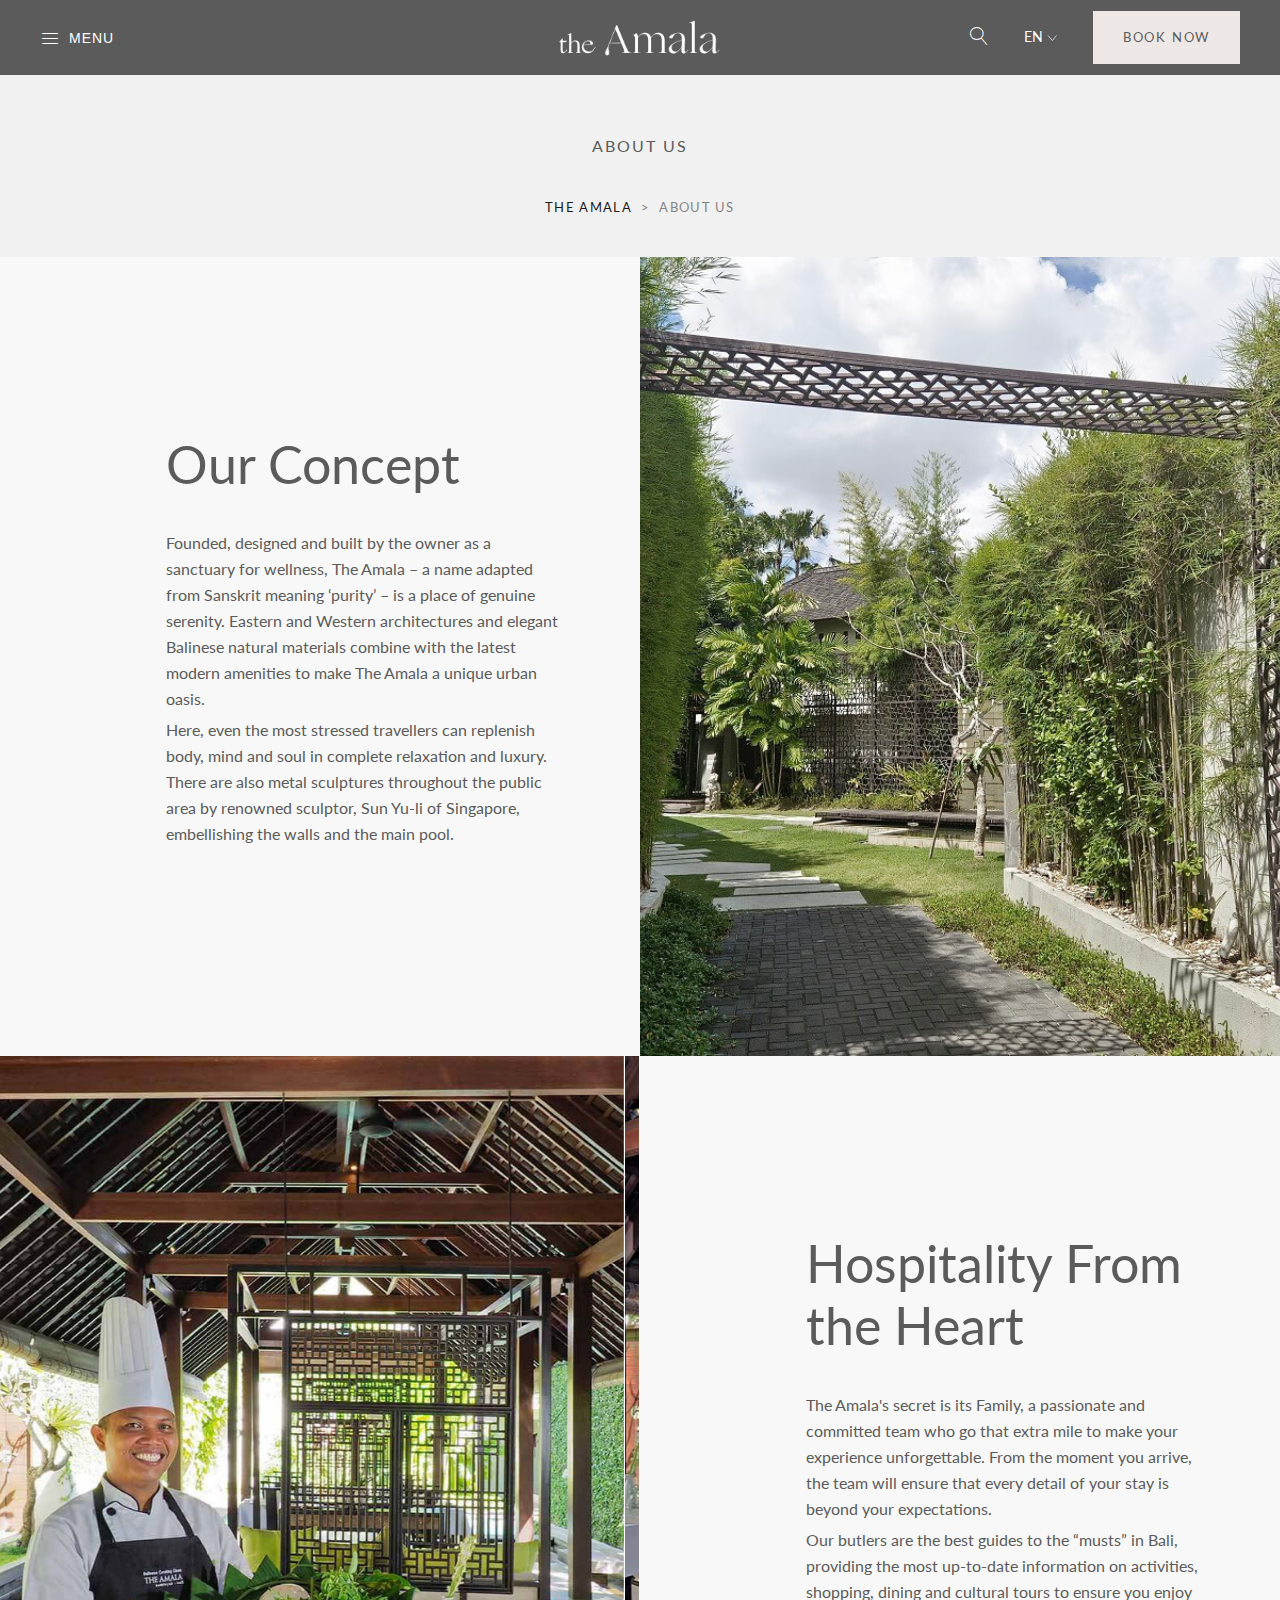
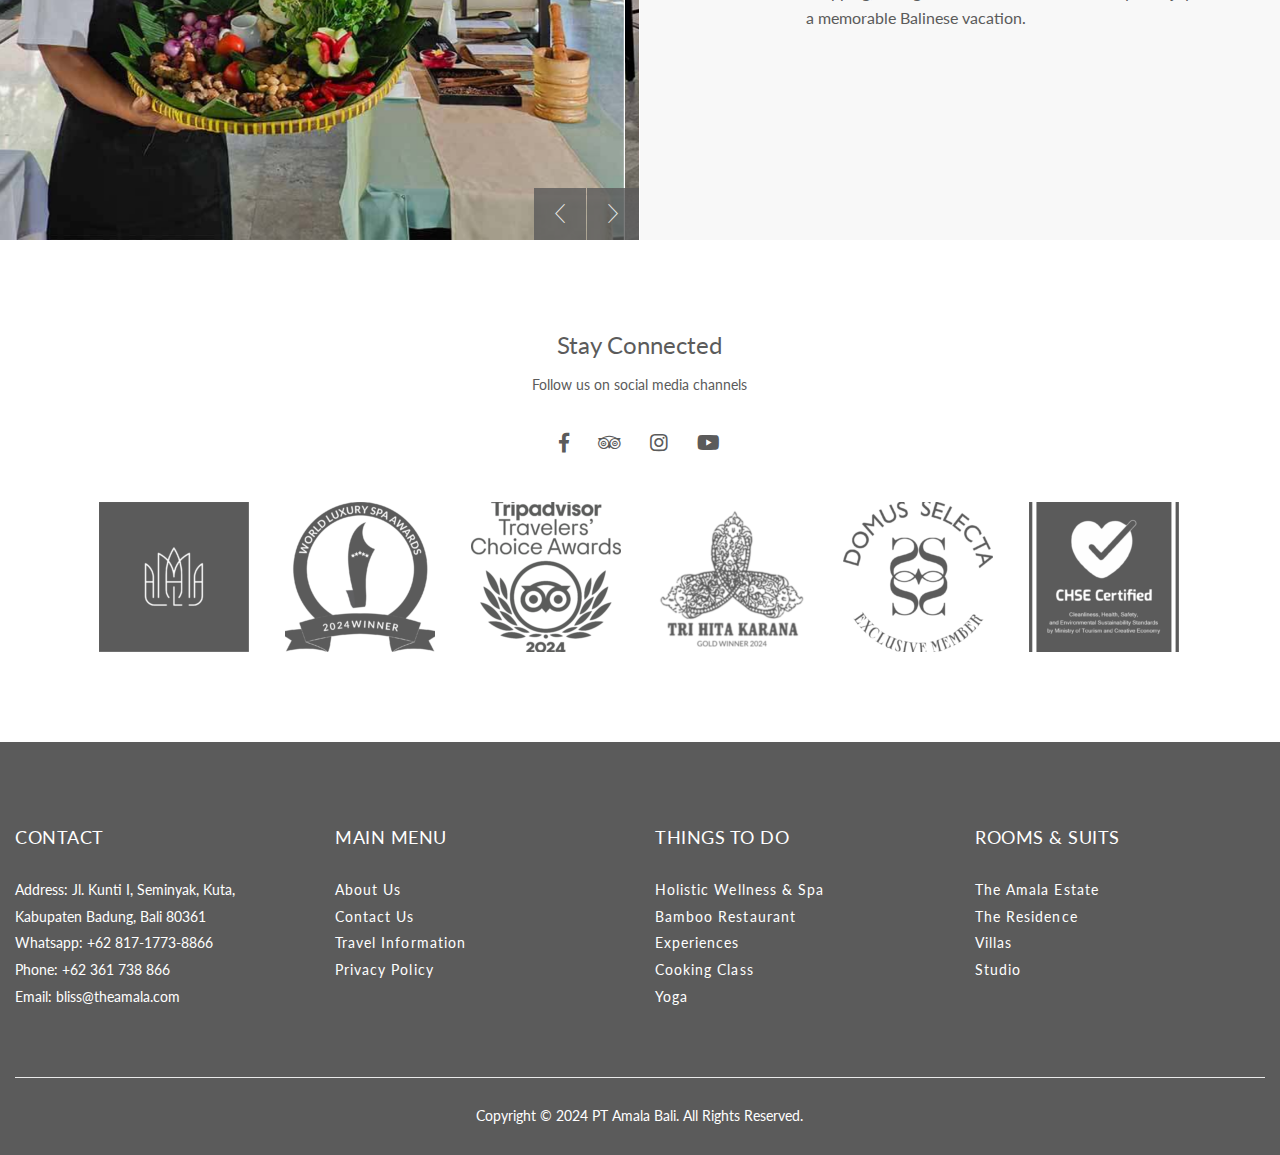
<file: about-us.html>
<!DOCTYPE html>
<html lang="en-US">
<head>
	<meta http-equiv="Content-Type" content="text/html; charset=UTF-8"/>
	<!-- Basic Page Needs
    ==================================================== -->
	<!--[if IE]><meta http-equiv='X-UA-Compatible' content='IE=edge,chrome=1'><![endif]-->
	<!-- Mobile Specific Metas
	==================================================== -->
	<meta name="viewport" content="width=device-width, initial-scale=1, maximum-scale=1">
	<link rel="profile" href="http://gmpg.org/xfn/11" />
		<!-- Favicon
	==================================================== -->
	<link rel="shortcut icon" href="https://theamala.com/wp-content/uploads/2018/10/the_amala_logo-w@8x.png">
	<!-- Apple touch icons
	============================================ -->
	<meta name='robots' content='index, follow, max-image-preview:large, max-snippet:-1, max-video-preview:-1' />
	<style>img:is([sizes="auto" i], [sizes^="auto," i]) { contain-intrinsic-size: 3000px 1500px }</style>
	<!-- This site is optimized with the Yoast SEO plugin v24.3 - https://yoast.com/wordpress/plugins/seo/ -->
	<title>About Us - The Amala</title>
	<link rel="canonical" href="https://theamala.com/about-us.html" />
	<meta property="og:locale" content="en_US" />
	<meta property="og:type" content="article" />
	<meta property="og:title" content="About Us - The Amala" />
	<meta property="og:url" content="https://theamala.com/about-us/" />
	<meta property="og:site_name" content="The Amala" />
	<meta property="article:modified_time" content="2024-11-20T08:37:57+00:00" />
	<meta name="twitter:card" content="summary_large_image" />
	<meta name="twitter:label1" content="Est. reading time" />
	<meta name="twitter:data1" content="1 minute" />
	<script type="application/ld+json" class="yoast-schema-graph">{"@context":"https://schema.org","@graph":[{"@type":"WebPage","@id":"https://theamala.com/about-us/","url":"https://theamala.com/about-us/","name":"About Us - The Amala","isPartOf":{"@id":"https://theamala.com/#website"},"datePublished":"2018-09-29T13:10:50+00:00","dateModified":"2024-11-20T08:37:57+00:00","breadcrumb":{"@id":"https://theamala.com/about-us/#breadcrumb"},"inLanguage":"en-US","potentialAction":[{"@type":"ReadAction","target":["https://theamala.com/about-us/"]}]},{"@type":"BreadcrumbList","@id":"https://theamala.com/about-us/#breadcrumb","itemListElement":[{"@type":"ListItem","position":1,"name":"Home","item":"https://theamala.com/"},{"@type":"ListItem","position":2,"name":"About Us"}]},{"@type":"WebSite","@id":"https://theamala.com/#website","url":"https://theamala.com/","name":"The Amala","description":"","potentialAction":[{"@type":"SearchAction","target":{"@type":"EntryPoint","urlTemplate":"https://theamala.com/?s={search_term_string}"},"query-input":{"@type":"PropertyValueSpecification","valueRequired":true,"valueName":"search_term_string"}}],"inLanguage":"en-US"}]}</script>
	<!-- / Yoast SEO plugin. -->
<link rel='dns-prefetch' href='//maps.google.com' />
<link rel='dns-prefetch' href='//use.fontawesome.com' />
<link rel='dns-prefetch' href='//fonts.googleapis.com' />
<script>
/* <![CDATA[ */
window._wpemojiSettings = {"baseUrl":"https:\/\/s.w.org\/images\/core\/emoji\/15.0.3\/72x72\/","ext":".png","svgUrl":"https:\/\/s.w.org\/images\/core\/emoji\/15.0.3\/svg\/","svgExt":".svg","source":{"concatemoji":"wp-includes/js/wp-emoji-release.min_ver-6.7.2.js"}};
/*! This file is auto-generated */
!function(i,n){var o,s,e;function c(e){try{var t={supportTests:e,timestamp:(new Date).valueOf()};sessionStorage.setItem(o,JSON.stringify(t))}catch(e){}}function p(e,t,n){e.clearRect(0,0,e.canvas.width,e.canvas.height),e.fillText(t,0,0);var t=new Uint32Array(e.getImageData(0,0,e.canvas.width,e.canvas.height).data),r=(e.clearRect(0,0,e.canvas.width,e.canvas.height),e.fillText(n,0,0),new Uint32Array(e.getImageData(0,0,e.canvas.width,e.canvas.height).data));return t.every(function(e,t){return e===r[t]})}function u(e,t,n){switch(t){case"flag":return n(e,"\ud83c\udff3\ufe0f\u200d\u26a7\ufe0f","\ud83c\udff3\ufe0f\u200b\u26a7\ufe0f")?!1:!n(e,"\ud83c\uddfa\ud83c\uddf3","\ud83c\uddfa\u200b\ud83c\uddf3")&&!n(e,"\ud83c\udff4\udb40\udc67\udb40\udc62\udb40\udc65\udb40\udc6e\udb40\udc67\udb40\udc7f","\ud83c\udff4\u200b\udb40\udc67\u200b\udb40\udc62\u200b\udb40\udc65\u200b\udb40\udc6e\u200b\udb40\udc67\u200b\udb40\udc7f");case"emoji":return!n(e,"\ud83d\udc26\u200d\u2b1b","\ud83d\udc26\u200b\u2b1b")}return!1}function f(e,t,n){var r="undefined"!=typeof WorkerGlobalScope&&self instanceof WorkerGlobalScope?new OffscreenCanvas(300,150):i.createElement("canvas"),a=r.getContext("2d",{willReadFrequently:!0}),o=(a.textBaseline="top",a.font="600 32px Arial",{});return e.forEach(function(e){o[e]=t(a,e,n)}),o}function t(e){var t=i.createElement("script");t.src=e,t.defer=!0,i.head.appendChild(t)}"undefined"!=typeof Promise&&(o="wpEmojiSettingsSupports",s=["flag","emoji"],n.supports={everything:!0,everythingExceptFlag:!0},e=new Promise(function(e){i.addEventListener("DOMContentLoaded",e,{once:!0})}),new Promise(function(t){var n=function(){try{var e=JSON.parse(sessionStorage.getItem(o));if("object"==typeof e&&"number"==typeof e.timestamp&&(new Date).valueOf()<e.timestamp+604800&&"object"==typeof e.supportTests)return e.supportTests}catch(e){}return null}();if(!n){if("undefined"!=typeof Worker&&"undefined"!=typeof OffscreenCanvas&&"undefined"!=typeof URL&&URL.createObjectURL&&"undefined"!=typeof Blob)try{var e="postMessage("+f.toString()+"("+[JSON.stringify(s),u.toString(),p.toString()].join(",")+"));",r=new Blob([e],{type:"text/javascript"}),a=new Worker(URL.createObjectURL(r),{name:"wpTestEmojiSupports"});return void(a.onmessage=function(e){c(n=e.data),a.terminate(),t(n)})}catch(e){}c(n=f(s,u,p))}t(n)}).then(function(e){for(var t in e)n.supports[t]=e[t],n.supports.everything=n.supports.everything&&n.supports[t],"flag"!==t&&(n.supports.everythingExceptFlag=n.supports.everythingExceptFlag&&n.supports[t]);n.supports.everythingExceptFlag=n.supports.everythingExceptFlag&&!n.supports.flag,n.DOMReady=!1,n.readyCallback=function(){n.DOMReady=!0}}).then(function(){return e}).then(function(){var e;n.supports.everything||(n.readyCallback(),(e=n.source||{}).concatemoji?t(e.concatemoji):e.wpemoji&&e.twemoji&&(t(e.twemoji),t(e.wpemoji)))}))}((window,document),window._wpemojiSettings);
/* ]]> */
</script>
<link rel='stylesheet' id='milenia-icons-css' href='wp-content/plugins/milenia-theme-functionality/app/Extensions/VisualComposer/assets/css/milenia-icon-font_ver-1.0.0.css' media='all' />
<style id='wp-emoji-styles-inline-css'>
	img.wp-smiley, img.emoji {
		display: inline !important;
		border: none !important;
		box-shadow: none !important;
		height: 1em !important;
		width: 1em !important;
		margin: 0 0.07em !important;
		vertical-align: -0.1em !important;
		background: none !important;
		padding: 0 !important;
	}
</style>
<link rel='stylesheet' id='wp-block-library-css' href='wp-includes/css/dist/block-library/style.min_ver-6.7.2.css' media='all' />
<style id='classic-theme-styles-inline-css'>
/*! This file is auto-generated */
.wp-block-button__link{color:#fff;background-color:#32373c;border-radius:9999px;box-shadow:none;text-decoration:none;padding:calc(.667em + 2px) calc(1.333em + 2px);font-size:1.125em}.wp-block-file__button{background:#32373c;color:#fff;text-decoration:none}
</style>
<style id='global-styles-inline-css'>
:root{--wp--preset--aspect-ratio--square: 1;--wp--preset--aspect-ratio--4-3: 4/3;--wp--preset--aspect-ratio--3-4: 3/4;--wp--preset--aspect-ratio--3-2: 3/2;--wp--preset--aspect-ratio--2-3: 2/3;--wp--preset--aspect-ratio--16-9: 16/9;--wp--preset--aspect-ratio--9-16: 9/16;--wp--preset--color--black: #000000;--wp--preset--color--cyan-bluish-gray: #abb8c3;--wp--preset--color--white: #ffffff;--wp--preset--color--pale-pink: #f78da7;--wp--preset--color--vivid-red: #cf2e2e;--wp--preset--color--luminous-vivid-orange: #ff6900;--wp--preset--color--luminous-vivid-amber: #fcb900;--wp--preset--color--light-green-cyan: #7bdcb5;--wp--preset--color--vivid-green-cyan: #00d084;--wp--preset--color--pale-cyan-blue: #8ed1fc;--wp--preset--color--vivid-cyan-blue: #0693e3;--wp--preset--color--vivid-purple: #9b51e0;--wp--preset--gradient--vivid-cyan-blue-to-vivid-purple: linear-gradient(135deg,rgba(6,147,227,1) 0%,rgb(155,81,224) 100%);--wp--preset--gradient--light-green-cyan-to-vivid-green-cyan: linear-gradient(135deg,rgb(122,220,180) 0%,rgb(0,208,130) 100%);--wp--preset--gradient--luminous-vivid-amber-to-luminous-vivid-orange: linear-gradient(135deg,rgba(252,185,0,1) 0%,rgba(255,105,0,1) 100%);--wp--preset--gradient--luminous-vivid-orange-to-vivid-red: linear-gradient(135deg,rgba(255,105,0,1) 0%,rgb(207,46,46) 100%);--wp--preset--gradient--very-light-gray-to-cyan-bluish-gray: linear-gradient(135deg,rgb(238,238,238) 0%,rgb(169,184,195) 100%);--wp--preset--gradient--cool-to-warm-spectrum: linear-gradient(135deg,rgb(74,234,220) 0%,rgb(151,120,209) 20%,rgb(207,42,186) 40%,rgb(238,44,130) 60%,rgb(251,105,98) 80%,rgb(254,248,76) 100%);--wp--preset--gradient--blush-light-purple: linear-gradient(135deg,rgb(255,206,236) 0%,rgb(152,150,240) 100%);--wp--preset--gradient--blush-bordeaux: linear-gradient(135deg,rgb(254,205,165) 0%,rgb(254,45,45) 50%,rgb(107,0,62) 100%);--wp--preset--gradient--luminous-dusk: linear-gradient(135deg,rgb(255,203,112) 0%,rgb(199,81,192) 50%,rgb(65,88,208) 100%);--wp--preset--gradient--pale-ocean: linear-gradient(135deg,rgb(255,245,203) 0%,rgb(182,227,212) 50%,rgb(51,167,181) 100%);--wp--preset--gradient--electric-grass: linear-gradient(135deg,rgb(202,248,128) 0%,rgb(113,206,126) 100%);--wp--preset--gradient--midnight: linear-gradient(135deg,rgb(2,3,129) 0%,rgb(40,116,252) 100%);--wp--preset--font-size--small: 13px;--wp--preset--font-size--medium: 20px;--wp--preset--font-size--large: 36px;--wp--preset--font-size--x-large: 42px;--wp--preset--spacing--20: 0.44rem;--wp--preset--spacing--30: 0.67rem;--wp--preset--spacing--40: 1rem;--wp--preset--spacing--50: 1.5rem;--wp--preset--spacing--60: 2.25rem;--wp--preset--spacing--70: 3.38rem;--wp--preset--spacing--80: 5.06rem;--wp--preset--shadow--natural: 6px 6px 9px rgba(0, 0, 0, 0.2);--wp--preset--shadow--deep: 12px 12px 50px rgba(0, 0, 0, 0.4);--wp--preset--shadow--sharp: 6px 6px 0px rgba(0, 0, 0, 0.2);--wp--preset--shadow--outlined: 6px 6px 0px -3px rgba(255, 255, 255, 1), 6px 6px rgba(0, 0, 0, 1);--wp--preset--shadow--crisp: 6px 6px 0px rgba(0, 0, 0, 1);}:where(.is-layout-flex){gap: 0.5em;}:where(.is-layout-grid){gap: 0.5em;}body .is-layout-flex{display: flex;}.is-layout-flex{flex-wrap: wrap;align-items: center;}.is-layout-flex > :is(*, div){margin: 0;}body .is-layout-grid{display: grid;}.is-layout-grid > :is(*, div){margin: 0;}:where(.wp-block-columns.is-layout-flex){gap: 2em;}:where(.wp-block-columns.is-layout-grid){gap: 2em;}:where(.wp-block-post-template.is-layout-flex){gap: 1.25em;}:where(.wp-block-post-template.is-layout-grid){gap: 1.25em;}.has-black-color{color: var(--wp--preset--color--black) !important;}.has-cyan-bluish-gray-color{color: var(--wp--preset--color--cyan-bluish-gray) !important;}.has-white-color{color: var(--wp--preset--color--white) !important;}.has-pale-pink-color{color: var(--wp--preset--color--pale-pink) !important;}.has-vivid-red-color{color: var(--wp--preset--color--vivid-red) !important;}.has-luminous-vivid-orange-color{color: var(--wp--preset--color--luminous-vivid-orange) !important;}.has-luminous-vivid-amber-color{color: var(--wp--preset--color--luminous-vivid-amber) !important;}.has-light-green-cyan-color{color: var(--wp--preset--color--light-green-cyan) !important;}.has-vivid-green-cyan-color{color: var(--wp--preset--color--vivid-green-cyan) !important;}.has-pale-cyan-blue-color{color: var(--wp--preset--color--pale-cyan-blue) !important;}.has-vivid-cyan-blue-color{color: var(--wp--preset--color--vivid-cyan-blue) !important;}.has-vivid-purple-color{color: var(--wp--preset--color--vivid-purple) !important;}.has-black-background-color{background-color: var(--wp--preset--color--black) !important;}.has-cyan-bluish-gray-background-color{background-color: var(--wp--preset--color--cyan-bluish-gray) !important;}.has-white-background-color{background-color: var(--wp--preset--color--white) !important;}.has-pale-pink-background-color{background-color: var(--wp--preset--color--pale-pink) !important;}.has-vivid-red-background-color{background-color: var(--wp--preset--color--vivid-red) !important;}.has-luminous-vivid-orange-background-color{background-color: var(--wp--preset--color--luminous-vivid-orange) !important;}.has-luminous-vivid-amber-background-color{background-color: var(--wp--preset--color--luminous-vivid-amber) !important;}.has-light-green-cyan-background-color{background-color: var(--wp--preset--color--light-green-cyan) !important;}.has-vivid-green-cyan-background-color{background-color: var(--wp--preset--color--vivid-green-cyan) !important;}.has-pale-cyan-blue-background-color{background-color: var(--wp--preset--color--pale-cyan-blue) !important;}.has-vivid-cyan-blue-background-color{background-color: var(--wp--preset--color--vivid-cyan-blue) !important;}.has-vivid-purple-background-color{background-color: var(--wp--preset--color--vivid-purple) !important;}.has-black-border-color{border-color: var(--wp--preset--color--black) !important;}.has-cyan-bluish-gray-border-color{border-color: var(--wp--preset--color--cyan-bluish-gray) !important;}.has-white-border-color{border-color: var(--wp--preset--color--white) !important;}.has-pale-pink-border-color{border-color: var(--wp--preset--color--pale-pink) !important;}.has-vivid-red-border-color{border-color: var(--wp--preset--color--vivid-red) !important;}.has-luminous-vivid-orange-border-color{border-color: var(--wp--preset--color--luminous-vivid-orange) !important;}.has-luminous-vivid-amber-border-color{border-color: var(--wp--preset--color--luminous-vivid-amber) !important;}.has-light-green-cyan-border-color{border-color: var(--wp--preset--color--light-green-cyan) !important;}.has-vivid-green-cyan-border-color{border-color: var(--wp--preset--color--vivid-green-cyan) !important;}.has-pale-cyan-blue-border-color{border-color: var(--wp--preset--color--pale-cyan-blue) !important;}.has-vivid-cyan-blue-border-color{border-color: var(--wp--preset--color--vivid-cyan-blue) !important;}.has-vivid-purple-border-color{border-color: var(--wp--preset--color--vivid-purple) !important;}.has-vivid-cyan-blue-to-vivid-purple-gradient-background{background: var(--wp--preset--gradient--vivid-cyan-blue-to-vivid-purple) !important;}.has-light-green-cyan-to-vivid-green-cyan-gradient-background{background: var(--wp--preset--gradient--light-green-cyan-to-vivid-green-cyan) !important;}.has-luminous-vivid-amber-to-luminous-vivid-orange-gradient-background{background: var(--wp--preset--gradient--luminous-vivid-amber-to-luminous-vivid-orange) !important;}.has-luminous-vivid-orange-to-vivid-red-gradient-background{background: var(--wp--preset--gradient--luminous-vivid-orange-to-vivid-red) !important;}.has-very-light-gray-to-cyan-bluish-gray-gradient-background{background: var(--wp--preset--gradient--very-light-gray-to-cyan-bluish-gray) !important;}.has-cool-to-warm-spectrum-gradient-background{background: var(--wp--preset--gradient--cool-to-warm-spectrum) !important;}.has-blush-light-purple-gradient-background{background: var(--wp--preset--gradient--blush-light-purple) !important;}.has-blush-bordeaux-gradient-background{background: var(--wp--preset--gradient--blush-bordeaux) !important;}.has-luminous-dusk-gradient-background{background: var(--wp--preset--gradient--luminous-dusk) !important;}.has-pale-ocean-gradient-background{background: var(--wp--preset--gradient--pale-ocean) !important;}.has-electric-grass-gradient-background{background: var(--wp--preset--gradient--electric-grass) !important;}.has-midnight-gradient-background{background: var(--wp--preset--gradient--midnight) !important;}.has-small-font-size{font-size: var(--wp--preset--font-size--small) !important;}.has-medium-font-size{font-size: var(--wp--preset--font-size--medium) !important;}.has-large-font-size{font-size: var(--wp--preset--font-size--large) !important;}.has-x-large-font-size{font-size: var(--wp--preset--font-size--x-large) !important;}
:where(.wp-block-post-template.is-layout-flex){gap: 1.25em;}:where(.wp-block-post-template.is-layout-grid){gap: 1.25em;}
:where(.wp-block-columns.is-layout-flex){gap: 2em;}:where(.wp-block-columns.is-layout-grid){gap: 2em;}
:root :where(.wp-block-pullquote){font-size: 1.5em;line-height: 1.6;}
</style>
<link rel='stylesheet' id='contact-form-7-css' href='wp-content/themes/milenia/includes/config-contact-form-7/assets/css/style_ver-6.0.css' media='all' />
<link rel='stylesheet' id='sr7css-css' href='wp-content/plugins/httpvelikorodnovcomwordpresssample-datapluginusanrevslider/public/css/sr7_ver-6.7.20.css' media='all' />
<link rel='stylesheet' id='mphb-kbwood-datepick-css-css' href='wp-content/plugins/motopress-hotel-booking/vendors/kbwood/datepick/jquery.datepick_ver-5.0.4.css' media='all' />
<link rel='stylesheet' id='mphb-css' href='wp-content/plugins/motopress-hotel-booking/assets/css/mphb.min_ver-5.0.4.css' media='all' />
<link rel='stylesheet' id='animate-css-css' href='wp-content/plugins/milenia-theme-functionality/app/Extensions/VisualComposer/assets/css/animate.min_ver-1.0.0.css' media='all' />
<link rel='stylesheet' id='milenia-js-composer-front-css' href='wp-content/plugins/milenia-theme-functionality/app/Extensions/VisualComposer/assets/css/milenia-js-composer-front_ver-7.9.css' media='all' />
<link rel='stylesheet' id='milenia_form_styler-css' href='wp-content/plugins/milenia-theme-functionality/assets/vendors/jQueryFormStyler/jquery.formstyler_ver-1.0.0.css' media='all' />
<link rel='stylesheet' id='milenia-theme-functionality-css-css' href='wp-content/plugins/milenia-theme-functionality/assets/css/milenia-theme-functionality-core_ver-1.0.0.css' media='all' />
<link rel='stylesheet' id='bootstrap-css' href='wp-content/themes/milenia/assets/css/bootstrap.min_ver-3.3.7.css' media='all' />
<link rel='stylesheet' id='fontawesome-css' href='releases/v5.8.1/css/fontawesome_ver-5.8.1.css' media='all' />
<link rel='stylesheet' id='linearicons-css' href='wp-content/themes/milenia/assets/css/linearicons_ver-1.0.0.css' media='all' />
<link rel='stylesheet' id='milenia-style-css' href='wp-content/themes/milenia/style_ver-6.7.2.css' media='all' />
<style id='milenia-style-inline-css'>
			body,blockquote:not(.milenia-blockquote--unstyled) cite,.milenia-font--like-body, .milenia-btn, .milenia-entity .button,.milenia-entity-label {
				font-family: "Lato", "sans-serif";
			}
			body {
				font-family: "Lato", "sans-serif";
				font-weight: 300;
				font-style: normal;
				font-size: 16px;
				line-height: 26px;
			}
			h1 {
				font-family: "Lato", "sans-serif";
				font-weight: 300;
				font-style: normal;
				font-size: 52px;
				line-height: 62px;
			}
			h2 {
				font-family: "Lato", "sans-serif";
				font-weight: 300;
				font-style: normal;
				font-size: 48px;
				line-height: 58px;
			}
			h3 {
				font-family: "Lato", "sans-serif";
				font-weight: 300;
				font-style: normal;
				font-size: 36px;
				line-height: 43px;
			}
			h4 {
				font-family: "Lato", "sans-serif";
				font-weight: 300;
				font-style: normal;
				font-size: 30px;
				line-height: 36px;
			}
			h5 {
				font-family: "Lato", "sans-serif";
				font-weight: 300;
				font-style: normal;
				font-size: 24px;
				line-height: 29px;
			}
			h6 {
				font-family: "Lato", "sans-serif";
				font-weight: 300;
				font-style: normal;
				font-size: 18px;
				line-height: 22px;
			}
			dl dt,.comment .fn,.milenia-widget .recentcomments > a,.milenia-fullscreen-message,.milenia-booking-form-wrapper--v2 .form-col--arrival-date .milenia-custom-select .milenia-selected-option, .milenia-booking-form-wrapper--v2 .form-col--departure-date .milenia-custom-select .milenia-selected-option, .milenia-booking-form-wrapper--v2 .form-col--rooms .milenia-custom-select .milenia-selected-option, .milenia-booking-form-wrapper--v2 .form-col--adults .milenia-custom-select .milenia-selected-option, .milenia-booking-form-wrapper--v2 .form-col--children .milenia-custom-select .milenia-selected-option,.milenia-booking-form-wrapper--v2 .form-col--title,.milenia-singlefield-form-titled-wrapper .milenia-singlefield-form-title,.milenia-booking-form-wrapper--v2 .milenia-field-datepicker,.milenia-booking-form-wrapper--v1 .milenia-field-datepicker .milenia-field-datepicker-month-year,.milenia-estimate-mark-text,.milenia-tabbed-carousel-thumb-caption,.milenia-entities--style-19 .milenia-entity-date-month-year,.milenia-entities--style-19 .mphb-price,.milenia-info-box-title,.milenia-panels-title > button,.milenia-font--first-accented, .milenia-dropcap > *:first-child:first-letter, .milenia-tabs:not(.milenia-tabs--unstyled) .milenia-tabs-nav, .milenia-tabs:not(.milenia-tabs--unstyled) .milenia-tabs-nav a,.milenia-widget .milenia-events .milenia-event-date,.milenia-entity-content .woocommerce-MyAccount-navigation {
				font-family: "Lato", "sans-serif";
			}
			.milenia-font--second-accented,.milenia-widget .milenia-events .milenia-event-date-date,.milenia-entities--style-10 .mphb-price,.milenia-entities--style-11 .mphb-price,.milenia-entities--style-12 .mphb-price,.milenia-entities--style-13 .mphb-price,.milenia-entities--style-14 .mphb-price,.milenia-entities--style-15 .mphb-price,.milenia-entities--style-16 .mphb-price,.mphb-room-rates-list .mphb-price,.milenia-entity-single.milenia-entity--room .mphb-price,.milenia-entity-price,blockquote:not(.milenia-blockquote--unstyled),.milenia-pricing-table-price,.milenia-pricing-table-price:not(:last-child),.milenia-entities--style-19 .milenia-entity-date-date,.milenia-entity-link-element,.milenia-entity.format-link .milenia-entity-body > p:only-child > a:only-child,.milenia-testimonial blockquote,.milenia-estimate-mark,.milenia-booking-form-wrapper--v1 .milenia-field-datepicker-day,.milenia-booking-form-wrapper--light.milenia-booking-form-wrapper--v4 .form-col--title,.milenia-field-counter-value,.milenia-countdown .countdown-amount,.milenia-weather-indicator--style-2,.milenia-404-title,.milenia-widget .milenia-weather-indicator--style-3 {
				font-family: "Lato", "sans-serif";
			}
.milenia-breadcrumb {
					color: #858585;
					padding-top: 40px;
					padding-right: 15px;
					padding-bottom: 40px;
					padding-left: 15px;
				}.milenia-breadcrumb .milenia-page-title {
					color: #1c1c1c;
					margin-bottom: 20px;
				}.milenia-breadcrumb a {
					color: #1c1c1c !important;
					background-image: -webkit-gradient(linear, left top, left bottom, color-stop(100%, #1c1c1c), to(#1c1c1c)) !important;
	                background-image: linear-gradient(to bottom, #1c1c1c 100%, #1c1c1c 100%) !important;
				}
#milenia-footer-section-1.milenia-footer-row.milenia-footer-row--widget-border .milenia-widget::after {
						border-color: #2e2e2e;
					}#milenia-footer-section-1 .milenia-footer-row--inner {
					border-color: #363636;
				}#milenia-footer-section-2 .milenia-footer-row--inner {
					border-color: #5b5b5b;
				}#milenia-footer-section-3 .milenia-footer-row--inner {
					border-color: #eaeaea;
				}
</style>
<link rel='stylesheet' id='milenia-child-style-css' href='wp-content/themes/milenia-child/style_ver-6.7.2.css' media='all' />
<link rel='stylesheet' id='fontawesome-brands-css' href='releases/v5.8.1/css/brands_ver-5.8.1.css' media='all' />
<link rel='stylesheet' id='fancybox-css' href='wp-content/plugins/milenia-theme-functionality/app/Extensions/VisualComposer/assets/vendors/fancybox/jquery.fancybox.min_ver-3.3.5.css' media='all' />
<link rel='stylesheet' id='arctic-modal-css' href='wp-content/themes/milenia/assets/vendors/arcticmodal/jquery.arcticmodal-0.3_ver-0.0.3.css' media='all' />
<link rel='stylesheet' id='owl-carousel-css' href='wp-content/plugins/milenia-theme-functionality/app/Extensions/VisualComposer/assets/vendors/owl-carousel/assets/owl.carousel.min_ver-2.2.3.css' media='all' />
<link rel='stylesheet' id='monkeysan-tooltip-css' href='wp-content/themes/milenia/assets/vendors/monkeysan-tooltip/monkeysan-jquery-tooltip_ver-1.0.0.css' media='all' />
<link rel='stylesheet' id='media-element-css' href='wp-content/plugins/milenia-theme-functionality/app/Extensions/VisualComposer/assets/vendors/mediaelement/mediaelementplayer.min_ver-4.2.7.css' media='all' />
<link rel='stylesheet' id='milenia-google-fonts-css' href='https://fonts.googleapis.com/css?family=Open+Sans%3A200%2C300%2C400%2C400italic%2C600%2C600italic%2C700%2C700italic%2C800%2C800italic%7CPlayfair+Display%3A400%2C400italic%2C700%2C700italic%2C900%2C900italic%7COld+Standard+TT%3A400%2C400italic%2C700%7CLato%3A300%2C400&#038;subset=latin%2Clatin-ext' media='all' />
<link rel='stylesheet' id='js_composer_front-css' href='wp-content/plugins/js_composer/assets/css/js_composer.min_ver-7.9.css' media='all' />
<script src="wp-content/plugins/httpvelikorodnovcomwordpresssample-datapluginusanrevslider/public/js/libs/tptools_ver-6.7.20.js" id="tp-tools-js" async="async" data-wp-strategy="async"></script>
<script src="wp-content/plugins/httpvelikorodnovcomwordpresssample-datapluginusanrevslider/public/js/sr7_ver-6.7.20.js" id="sr7-js" async="async" data-wp-strategy="async"></script>
<script src="wp-includes/js/jquery/jquery.min_ver-3.7.1.js" id="jquery-core-js"></script>
<script src="wp-includes/js/jquery/jquery-migrate.min_ver-3.4.1.js" id="jquery-migrate-js"></script>
<script src="wp-content/plugins/milenia-theme-functionality/app/Extensions/VisualComposer/assets/vendors/appear.min_ver-1.0.3.js" id="appearjs-js"></script>
<script src="wp-content/plugins/milenia-theme-functionality/assets/vendors/jQueryFormStyler/jquery.formstyler.min_ver-1.js" id="milenia_form_styler-js"></script>
<script src="wp-content/themes/milenia/assets/vendors/modernizr_ver-3.6.0.js" id="modernizr-js"></script>
<link rel="https://api.w.org/" href="https://theamala.com/wp-json/" /><link rel="EditURI" type="application/rsd+xml" title="RSD" href="https://theamala.com/xmlrpc.php?rsd" />
<meta name="generator" content="WordPress 6.7.2" />
<link rel='shortlink' href='https://theamala.com/?p=566' />
<meta name="generator" content="Redux 4.5.0" /><meta name="tec-api-version" content="v1"><meta name="tec-api-origin" content="https://theamala.com"><style>.recentcomments a{display:inline !important;padding:0 !important;margin:0 !important;}</style><meta name="generator" content="Powered by WPBakery Page Builder - drag and drop page builder for WordPress."/>
<link rel="preconnect" href="https://fonts.googleapis.com">
<link rel="preconnect" href="https://fonts.gstatic.com/" crossorigin>
<meta name="generator" content="Powered by Slider Revolution 6.7.20 - responsive, Mobile-Friendly Slider Plugin for WordPress with comfortable drag and drop interface." />
<script>
	window._tpt			??= {};
	window.SR7			??= {};
	_tpt.R				??= {};
	_tpt.R.fonts		??= {};
	_tpt.R.fonts.customFonts??= {};
	SR7.devMode			=  false;
	SR7.F 				??= {};
	SR7.G				??= {};
	SR7.LIB				??= {};
	SR7.E				??= {};
	SR7.E.gAddons		??= {};
	SR7.E.php 			??= {};
	SR7.E.nonce			= '2d72c380d0';
	SR7.E.ajaxurl		= 'index.html';
	SR7.E.resturl		= 'https://theamala.com/wp-json/';
	SR7.E.slug_path		= 'about-us/httpvelikorodnovcomwordpresssample-datapluginusanrevslider/revslider.html';
	SR7.E.slug			= 'revslider';
	SR7.E.plugin_url	= 'https://theamala.com/wp-content/plugins/httpvelikorodnovcomwordpresssample-datapluginusanrevslider/';
	SR7.E.wp_plugin_url = 'https://theamala.com/wp-content/plugins/';
	SR7.E.revision		= '6.7.20';
	SR7.E.fontBaseUrl	= '//fonts.googleapis.com/css2?family=';
	SR7.G.breakPoints 	= [1240,1024,778,480];
	SR7.E.modules 		= ['module','page','slide','layer','draw','animate','srtools','canvas','defaults','carousel','navigation','media','modifiers','migration'];
	SR7.E.libs 			= ['WEBGL'];
	SR7.E.css 			= ['csslp','cssbtns','cssfilters','cssnav','cssmedia'];
	SR7.E.resources		= {};
	SR7.JSON			??= {};
/*! Slider Revolution 7.0 - Page Processor */
!function(){"use strict";window.SR7??={},window._tpt??={},SR7.version="Slider Revolution 6.7.16",_tpt.getWinDim=function(t){_tpt.screenHeightWithUrlBar??=window.innerHeight;let e=SR7.F?.modal?.visible&&SR7.M[SR7.F.module.getIdByAlias(SR7.F.modal.requested)];_tpt.scrollBar=window.innerWidth!==document.documentElement.clientWidth||e&&window.innerWidth!==e.c.module.clientWidth,_tpt.winW=window.innerWidth-(_tpt.scrollBar||"prepare"==t?_tpt.scrollBarW??_tpt.mesureScrollBar():0),_tpt.winH=window.innerHeight,_tpt.winWAll=document.documentElement.clientWidth},_tpt.getResponsiveLevel=function(t,e){SR7.M[e];return _tpt.closestGE(t,_tpt.winWAll)},_tpt.mesureScrollBar=function(){let t=document.createElement("div");return t.className="RSscrollbar-measure",t.style.width="100px",t.style.height="100px",t.style.overflow="scroll",t.style.position="absolute",t.style.top="-9999px",document.body.appendChild(t),_tpt.scrollBarW=t.offsetWidth-t.clientWidth,document.body.removeChild(t),_tpt.scrollBarW},_tpt.loadCSS=async function(t,e,s){return s?_tpt.R.fonts.required[e].status=1:(_tpt.R[e]??={},_tpt.R[e].status=1),new Promise(((n,i)=>{if(_tpt.isStylesheetLoaded(t))s?_tpt.R.fonts.required[e].status=2:_tpt.R[e].status=2,n();else{const l=document.createElement("link");l.rel="stylesheet";let o="text",r="css";l["type"]=o+"/"+r,l.href=t,l.onload=()=>{s?_tpt.R.fonts.required[e].status=2:_tpt.R[e].status=2,n()},l.onerror=()=>{s?_tpt.R.fonts.required[e].status=3:_tpt.R[e].status=3,i(new Error(`Failed to load CSS: ${t}`))},document.head.appendChild(l)}}))},_tpt.addContainer=function(t){const{tag:e="div",id:s,class:n,datas:i,textContent:l,iHTML:o}=t,r=document.createElement(e);if(s&&""!==s&&(r.id=s),n&&""!==n&&(r.className=n),i)for(const[t,e]of Object.entries(i))"style"==t?r.style.cssText=e:r.setAttribute(`data-${t}`,e);return l&&(r.textContent=l),o&&(r.innerHTML=o),r},_tpt.collector=function(){return{fragment:new DocumentFragment,add(t){var e=_tpt.addContainer(t);return this.fragment.appendChild(e),e},append(t){t.appendChild(this.fragment)}}},_tpt.isStylesheetLoaded=function(t){let e=t.split("?")[0];return Array.from(document.querySelectorAll('link[rel="stylesheet"], link[rel="preload"]')).some((t=>t.href.split("?")[0]===e))},_tpt.preloader={requests:new Map,preloaderTemplates:new Map,show:function(t,e){if(!e||!t)return;const{type:s,color:n}=e;if(s<0||"off"==s)return;const i=`preloader_${s}`;let l=this.preloaderTemplates.get(i);l||(l=this.build(s,n),this.preloaderTemplates.set(i,l)),this.requests.has(t)||this.requests.set(t,{count:0});const o=this.requests.get(t);clearTimeout(o.timer),o.count++,1===o.count&&(o.timer=setTimeout((()=>{o.preloaderClone=l.cloneNode(!0),o.anim&&o.anim.kill(),void 0!==_tpt.gsap?o.anim=_tpt.gsap.fromTo(o.preloaderClone,1,{opacity:0},{opacity:1}):o.preloaderClone.classList.add("sr7-fade-in"),t.appendChild(o.preloaderClone)}),150))},hide:function(t){if(!this.requests.has(t))return;const e=this.requests.get(t);e.count--,e.count<0&&(e.count=0),e.anim&&e.anim.kill(),0===e.count&&(clearTimeout(e.timer),e.preloaderClone&&(e.preloaderClone.classList.remove("sr7-fade-in"),e.anim=_tpt.gsap.to(e.preloaderClone,.3,{opacity:0,onComplete:function(){e.preloaderClone.remove()}})))},state:function(t){if(!this.requests.has(t))return!1;return this.requests.get(t).count>0},build:(t,e="#ffffff",s="")=>{if(t<0||"off"===t)return null;const n=parseInt(t);if(t="prlt"+n,isNaN(n))return null;if(_tpt.loadCSS(SR7.E.plugin_url+"public/css/preloaders/t"+n+".css","preloader_"+t),isNaN(n)||n<6){const i=`background-color:${e}`,l=1===n||2==n?i:"",o=3===n||4==n?i:"",r=_tpt.collector();["dot1","dot2","bounce1","bounce2","bounce3"].forEach((t=>r.add({tag:"div",class:t,datas:{style:o}})));const d=_tpt.addContainer({tag:"sr7-prl",class:`${t} ${s}`,datas:{style:l}});return r.append(d),d}{let i={};if(7===n){let t;e.startsWith("#")?(t=e.replace("#",""),t=`rgba(${parseInt(t.substring(0,2),16)}, ${parseInt(t.substring(2,4),16)}, ${parseInt(t.substring(4,6),16)}, `):e.startsWith("rgb")&&(t=e.slice(e.indexOf("(")+1,e.lastIndexOf(")")).split(",").map((t=>t.trim())),t=`rgba(${t[0]}, ${t[1]}, ${t[2]}, `),t&&(i.style=`border-top-color: ${t}0.65); border-bottom-color: ${t}0.15); border-left-color: ${t}0.65); border-right-color: ${t}0.15)`)}else 12===n&&(i.style=`background:${e}`);const l=[10,0,4,2,5,9,0,4,4,2][n-6],o=_tpt.collector(),r=o.add({tag:"div",class:"sr7-prl-inner",datas:i});Array.from({length:l}).forEach((()=>r.appendChild(o.add({tag:"span",datas:{style:`background:${e}`}}))));const d=_tpt.addContainer({tag:"sr7-prl",class:`${t} ${s}`});return o.append(d),d}}},SR7.preLoader={show:(t,e)=>{"off"!==(SR7.M[t]?.settings?.pLoader?.type??"off")&&_tpt.preloader.show(e||SR7.M[t].c.module,SR7.M[t]?.settings?.pLoader??{color:"#fff",type:10})},hide:(t,e)=>{"off"!==(SR7.M[t]?.settings?.pLoader?.type??"off")&&_tpt.preloader.hide(e||SR7.M[t].c.module)},state:(t,e)=>_tpt.preloader.state(e||SR7.M[t].c.module)},_tpt.prepareModuleHeight=function(t){window.SR7.M??={},window.SR7.M[t.id]??={},"ignore"==t.googleFont&&(SR7.E.ignoreGoogleFont=!0);let e=window.SR7.M[t.id];if(null==_tpt.scrollBarW&&_tpt.mesureScrollBar(),e.c??={},e.states??={},e.settings??={},e.settings.size??={},t.fixed&&(e.settings.fixed=!0),e.c.module=document.getElementById(t.id),e.c.adjuster=e.c.module.getElementsByTagName("sr7-adjuster")[0],e.c.content=e.c.module.getElementsByTagName("sr7-content")[0],"carousel"==t.type&&(e.c.carousel=e.c.content.getElementsByTagName("sr7-carousel")[0]),null==e.c.module||null==e.c.module)return;t.plType&&t.plColor&&(e.settings.pLoader={type:t.plType,color:t.plColor}),void 0!==t.plType&&"off"!==t.plType&&SR7.preLoader.show(t.id,e.c.module),_tpt.winW||_tpt.getWinDim("prepare"),_tpt.getWinDim();let s=""+e.c.module.dataset?.modal;"modal"==s||"true"==s||"undefined"!==s&&"false"!==s||(e.settings.size.fullWidth=t.size.fullWidth,e.LEV??=_tpt.getResponsiveLevel(window.SR7.G.breakPoints,t.id),t.vpt=_tpt.fillArray(t.vpt,5),e.settings.vPort=t.vpt[e.LEV],void 0!==t.el&&"720"==t.el[4]&&t.gh[4]!==t.el[4]&&"960"==t.el[3]&&t.gh[3]!==t.el[3]&&"768"==t.el[2]&&t.gh[2]!==t.el[2]&&delete t.el,e.settings.size.height=null==t.el||null==t.el[e.LEV]||0==t.el[e.LEV]||"auto"==t.el[e.LEV]?_tpt.fillArray(t.gh,5,-1):_tpt.fillArray(t.el,5,-1),e.settings.size.width=_tpt.fillArray(t.gw,5,-1),e.settings.size.minHeight=_tpt.fillArray(t.mh??[0],5,-1),e.cacheSize={fullWidth:e.settings.size?.fullWidth,fullHeight:e.settings.size?.fullHeight},void 0!==t.off&&(t.off?.t&&(e.settings.size.m??={})&&(e.settings.size.m.t=t.off.t),t.off?.b&&(e.settings.size.m??={})&&(e.settings.size.m.b=t.off.b),t.off?.l&&(e.settings.size.p??={})&&(e.settings.size.p.l=t.off.l),t.off?.r&&(e.settings.size.p??={})&&(e.settings.size.p.r=t.off.r),e.offsetPrepared=!0),_tpt.updatePMHeight(t.id,t,!0))},_tpt.updatePMHeight=(t,e,s)=>{let n=SR7.M[t];var i=n.settings.size.fullWidth?_tpt.winW:n.c.module.parentNode.offsetWidth;i=0===i||isNaN(i)?_tpt.winW:i;let l=n.settings.size.width[n.LEV]||n.settings.size.width[n.LEV++]||n.settings.size.width[n.LEV--]||i,o=n.settings.size.height[n.LEV]||n.settings.size.height[n.LEV++]||n.settings.size.height[n.LEV--]||0,r=n.settings.size.minHeight[n.LEV]||n.settings.size.minHeight[n.LEV++]||n.settings.size.minHeight[n.LEV--]||0;if(o="auto"==o?0:o,o=parseInt(o),"carousel"!==e.type&&(i-=parseInt(e.onw??0)||0),n.MP=!n.settings.size.fullWidth&&i<l||_tpt.winW<l?Math.min(1,i/l):1,e.size.fullScreen||e.size.fullHeight){let t=parseInt(e.fho)||0,s=(""+e.fho).indexOf("%")>-1;e.newh=_tpt.winH-(s?_tpt.winH*t/100:t)}else e.newh=n.MP*Math.max(o,r);if(e.newh+=(parseInt(e.onh??0)||0)+(parseInt(e.carousel?.pt)||0)+(parseInt(e.carousel?.pb)||0),void 0!==e.slideduration&&(e.newh=Math.max(e.newh,parseInt(e.slideduration)/3)),e.shdw&&_tpt.buildShadow(e.id,e),n.c.adjuster.style.height=e.newh+"px",n.c.module.style.height=e.newh+"px",n.c.content.style.height=e.newh+"px",n.states.heightPrepared=!0,n.dims??={},n.dims.moduleRect=n.c.module.getBoundingClientRect(),n.c.content.style.left="-"+n.dims.moduleRect.left+"px",!n.settings.size.fullWidth)return s&&requestAnimationFrame((()=>{i!==n.c.module.parentNode.offsetWidth&&_tpt.updatePMHeight(e.id,e)})),void _tpt.bgStyle(e.id,e,window.innerWidth==_tpt.winW,!0);_tpt.bgStyle(e.id,e,window.innerWidth==_tpt.winW,!0),requestAnimationFrame((function(){s&&requestAnimationFrame((()=>{i!==n.c.module.parentNode.offsetWidth&&_tpt.updatePMHeight(e.id,e)}))})),n.earlyResizerFunction||(n.earlyResizerFunction=function(){requestAnimationFrame((function(){_tpt.getWinDim(),_tpt.moduleDefaults(e.id,e),_tpt.updateSlideBg(t,!0)}))},window.addEventListener("resize",n.earlyResizerFunction))},_tpt.buildShadow=function(t,e){let s=SR7.M[t];null==s.c.shadow&&(s.c.shadow=document.createElement("sr7-module-shadow"),s.c.shadow.classList.add("sr7-shdw-"+e.shdw),s.c.content.appendChild(s.c.shadow))},_tpt.bgStyle=async(t,e,s,n,i)=>{const l=SR7.M[t];if((e=e??l.settings).fixed&&!l.c.module.classList.contains("sr7-top-fixed")&&(l.c.module.classList.add("sr7-top-fixed"),l.c.module.style.position="fixed",l.c.module.style.width="100%",l.c.module.style.top="0px",l.c.module.style.left="0px",l.c.module.style.pointerEvents="none",l.c.module.style.zIndex=5e3,l.c.content.style.pointerEvents="none"),null==l.c.bgcanvas){let t=document.createElement("sr7-module-bg"),o=!1;if("string"==typeof e?.bg?.color&&e?.bg?.color.includes("{"))if(_tpt.gradient&&_tpt.gsap)e.bg.color=_tpt.gradient.convert(e.bg.color);else try{let t=JSON.parse(e.bg.color);(t?.orig||t?.string)&&(e.bg.color=JSON.parse(e.bg.color))}catch(t){return}let r="string"==typeof e?.bg?.color?e?.bg?.color||"transparent":e?.bg?.color?.string??e?.bg?.color?.orig??e?.bg?.color?.color??"transparent";if(t.style["background"+(String(r).includes("grad")?"":"Color")]=r,("transparent"!==r||i)&&(o=!0),l.offsetPrepared&&(t.style.visibility="hidden"),e?.bg?.image?.src&&(t.style.backgroundImage=`url(${e?.bg?.image.src})`,t.style.backgroundSize=""==(e.bg.image?.size??"")?"cover":e.bg.image.size,t.style.backgroundPosition=e.bg.image.position,t.style.backgroundRepeat=""==e.bg.image.repeat||null==e.bg.image.repeat?"no-repeat":e.bg.image.repeat,o=!0),!o)return;l.c.bgcanvas=t,e.size.fullWidth?t.style.width=_tpt.winW-(s&&_tpt.winH<document.body.offsetHeight?_tpt.scrollBarW:0)+"px":n&&(t.style.width=l.c.module.offsetWidth+"px"),e.sbt?.use?l.c.content.appendChild(l.c.bgcanvas):l.c.module.appendChild(l.c.bgcanvas)}l.c.bgcanvas.style.height=void 0!==e.newh?e.newh+"px":("carousel"==e.type?l.dims.module.h:l.dims.content.h)+"px",l.c.bgcanvas.style.left=!s&&e.sbt?.use||l.c.bgcanvas.closest("SR7-CONTENT")?"0px":"-"+(l?.dims?.moduleRect?.left??0)+"px"},_tpt.updateSlideBg=function(t,e){const s=SR7.M[t];let n=s.settings;s?.c?.bgcanvas&&(n.size.fullWidth?s.c.bgcanvas.style.width=_tpt.winW-(e&&_tpt.winH<document.body.offsetHeight?_tpt.scrollBarW:0)+"px":preparing&&(s.c.bgcanvas.style.width=s.c.module.offsetWidth+"px"))},_tpt.moduleDefaults=(t,e)=>{let s=SR7.M[t];null!=s&&null!=s.c&&null!=s.c.module&&(s.dims??={},s.dims.moduleRect=s.c.module.getBoundingClientRect(),s.c.content.style.left="-"+s.dims.moduleRect.left+"px",s.c.content.style.width=_tpt.winW-_tpt.scrollBarW+"px","carousel"==e.type&&(s.c.module.style.overflow="visible"),_tpt.bgStyle(t,e,window.innerWidth==_tpt.winW))},_tpt.getOffset=t=>{var e=t.getBoundingClientRect(),s=window.pageXOffset||document.documentElement.scrollLeft,n=window.pageYOffset||document.documentElement.scrollTop;return{top:e.top+n,left:e.left+s}},_tpt.fillArray=function(t,e){let s,n;t=Array.isArray(t)?t:[t];let i=Array(e),l=t.length;for(n=0;n<t.length;n++)i[n+(e-l)]=t[n],null==s&&"#"!==t[n]&&(s=t[n]);for(let t=0;t<e;t++)void 0!==i[t]&&"#"!=i[t]||(i[t]=s),s=i[t];return i},_tpt.closestGE=function(t,e){let s=Number.MAX_VALUE,n=-1;for(let i=0;i<t.length;i++)t[i]-1>=e&&t[i]-1-e<s&&(s=t[i]-1-e,n=i);return++n}}();</script>
		<style id="wp-custom-css">
			.single-post .milenia-breadcrumb {
	display: none;
}
.single-post .milenia-entity-header--single {
	margin-top: 30px;
}
.milenia-body--scheme-gray .owl-carousel:not(.owl-carousel--nav-edges) .owl-nav .owl-prev, .milenia-body--scheme-gray .owl-carousel:not(.owl-carousel--nav-edges) .owl-nav .owl-next, .milenia-body--scheme-gray:not(body) .owl-carousel:not(.owl-carousel--nav-edges) .owl-nav .owl-prev, .milenia-body--scheme-gray:not(body) .owl-carousel:not(.owl-carousel--nav-edges) .owl-nav .owl-next {
    background-color: #b5b5b5;
}
.milenia-entity-single.milenia-entity--room .milenia-entity-meta {
	display: none;
}
.milenia-entities--style-16 .milenia-entity-meta {
	display: none;
}
.milenia-body--scheme-brown .milenia-btn--scheme-primary:not(.milenia-btn--link), .milenia-body--scheme-brown .milenia-btn--scheme-primary:not(.milenia-btn--link).milenia-btn--reverse:hover, .milenia-body--scheme-brown .milenia-entity .button.mphb-book-button:not(.milenia-btn--link), .milenia-body--scheme-brown .milenia-entity-single .button.mphb-book-button:not(.milenia-btn--link), .milenia-body--scheme-brown .widget_wysija input[type=submit] {
    border-color: #EDE8E5;
    background-color: #EDE8E5;
		color: #5b5b5b;
}
.milenia-flexbox .milenia-pricing-tables .milenia-pricing-table-content {
	background-color: #f8f8f8;
}
.milenia-testimonial img {
	width: auto !Important;
	height: 22px !Important;
	margin: auto;
}
.single-milenia-offers .milenia-pricing-table-content a {
	color: #5b5b5b !important;
}
.milenia-body--scheme-custom .milenia-btn--scheme-primary.milenia-btn--link {
	color: #ffffff;
}
.milenia-entities--style-3 .milenia-entity-body:not(:last-child), .milenia-entities--style-16 .milenia-entity-body:not(:last-child) {
	text-align: left
}
.milenia-sponsors li {
	margin-left: 1rem;
	margin-right: 1rem;
}		</style>
		<noscript><style> .wpb_animate_when_almost_visible { opacity: 1; }</style></noscript></head>
<body class="page-template-default page page-id-566 tribe-no-js milenia-body--scheme-lightbrown milenia-theme wpb-js-composer js-comp-ver-7.9 vc_responsive">
				<span class="milenia-sidebar-hidden-overlay"></span>
							<!--================ Hidden Sidebar ================-->
				<aside id="milenia-sidebar-vertical-navigation" aria-hidden="true" class="milenia--nice-scrolled milenia-sidebar milenia-sidebar-hidden">
					<button type="button" data-sidebar-hidden="#milenia-sidebar-vertical-navigation" aria-expanded="false" aria-controls="milenia-sidebar-vertical-navigation" aria-haspopup="true" class="milenia-sidebar-hidden-close">
						<span class="icon icon-cross"></span>
					</button>
					<!--================ Hidden Sidebar Header ================-->
			        <header class="milenia-sidebar-hidden-header">
						<div class="milenia-sidebar-hidden-items">
															<div>
									<a href="index.html" title="The Amala" class="milenia-ln--independent">
										<img src="wp-content/uploads/2018/10/the_amala_logo-w-8x-1.png" alt="The Amala">
									</a>
								</div>
													</div>
			        </header>
			        <!--================ End of Hidden Sidebar Header ================-->
					<!--================ Hidden Sidebar Content ================-->
					<div class="milenia-sidebar-hidden-content">
						<nav class="milenia-navigation-container milenia--nice-scrolled"><ul id="menu-primary-navigation" class="milenia-navigation-vertical"><li id="menu-item-568" class="menu-item menu-item-type-post_type menu-item-object-page current-menu-item page_item page-item-566 current_page_item menu-item-568"><a href="about-us.html" aria-current="page" class="milenia-ln--independent">About Us</a></li>
<li id="menu-item-173" class="menu-item menu-item-type-post_type menu-item-object-page menu-item-173"><a href="accommodations.html" class="milenia-ln--independent">Accommodation</a></li>
<li id="menu-item-3557" class="menu-item menu-item-type-post_type menu-item-object-page menu-item-3557"><a href="the-estates.html" class="milenia-ln--independent">The Amala Estates</a></li>
<li id="menu-item-3180" class="menu-item menu-item-type-post_type menu-item-object-page menu-item-3180"><a href="dining-cooking-class.html" class="milenia-ln--independent">Dining &#038; Cooking Class</a></li>
<li id="menu-item-3179" class="menu-item menu-item-type-post_type menu-item-object-page menu-item-3179"><a href="facilities.html" class="milenia-ln--independent">Facilities</a></li>
<li id="menu-item-3178" class="menu-item menu-item-type-post_type menu-item-object-page menu-item-3178"><a href="spa-wellness.html" class="milenia-ln--independent">SPA & Wellness</a></li>
<li id="menu-item-716" class="menu-item menu-item-type-post_type menu-item-object-page menu-item-716"><a href="contact-us-v1.html" class="milenia-ln--independent">Location</a></li>
<li id="menu-item-3182" class="menu-item menu-item-type-post_type menu-item-object-page menu-item-3182"><a href="special-offers.html" class="milenia-ln--independent">Special Offers</a></li>
<li id="menu-item-3239" class="menu-item menu-item-type-post_type menu-item-object-page menu-item-3239"><a href="blog.html" class="milenia-ln--independent">What’s New</a></li>
</ul></nav>					</div>
					<!--================ End of Hidden Sidebar Content ================-->
					<!--================ Hidden Sidebar Footer ================-->
					<footer class="milenia-sidebar-hidden-footer">
						<div class="milenia-sidebar-hidden-items">
							<div>
															</div>
							<div>
								<ul class="milenia-social-icons milenia-social-icon--scheme-secondary milenia-list--unstyled">
																			<li><a href="https://www.facebook.com/TheAmala/"><i class="fab fa-facebook-f"></i></a></li>
																																														<li><a href="https://www.tripadvisor.com/Hotel_Review-g469404-d1546096-Reviews-The_Amala-Seminyak_Kuta_District_Bali.html"><i class="fab fa-tripadvisor"></i></a></li>
																												<li><a href="https://www.instagram.com/theamalaseminyak/"><i class="fab fa-instagram"></i></a></li>
																												<li><a href="https://www.youtube.com/channel/UC_aJ1nPXVzUjFcmBV42p9RA"><i class="fab fa-youtube"></i></a></li>
																																																					</ul>
							</div>
						</div>
					</footer>
					<!--================ End of Hidden Sidebar Footer ================-->
				</aside>
				<!--================ End of Hidden Sidebar ================-->
	<!--================ Page Wrapper ================-->
	<div id="milenia-page-wrapper" class="milenia-page-wrapper">
		<!--================ Header ================-->
<header id="milenia-header" class="milenia-header milenia-header--dark">
    <!--================ Section ================-->
    <div class="milenia-header-section-md milenia-header-section--has-navigation milenia-header-section--sticky-xl">
		<div class="container-fluid">
	        <!--================ Column ================-->
	        <div class="milenia-header-col milenia-header-col-md-4 milenia-aligner milenia-aligner--valign-middle milenia-header-col--padding-default milenia-header-col--padding-small-md milenia-header-col--content-align-left-md ">
	            <div class="milenia-aligner-outer">
	                <div class="milenia-aligner-inner">
	                    <div class="milenia-header-items">
																																				<div>
													<button type="button" data-sidebar-hidden="#milenia-sidebar-vertical-navigation" aria-expanded="false" aria-controls="milenia-sidebar-vertical-navigation" aria-haspopup="true" class="milenia-header-menu-btn milenia-sidebar-hidden-btn"><span class="icon icon-menu"></span>Menu</button>
												</div>
																											                    </div>
	                </div>
	            </div>
	        </div>
	        <!--================ End of Column ================-->
	        <!--================ Column ================-->
	        <div class="milenia-header-col milenia-header-col-md-4 milenia-aligner milenia-aligner--valign-middle milenia-header-col--padding-default milenia-header-col--padding-small-md">
	            <div class="milenia-aligner-outer">
	                <div class="milenia-aligner-inner">
	                    <div class="milenia-header-items">
							<div>
			                    			<a href="index.html" class="milenia-ln--independent milenia-logo">
				<img src="wp-content/uploads/2018/10/the_amala_horizontal.png" srcset="wp-content/uploads/2018/10/the_amala_horizontal-w-2x.png 2x" alt="The Amala">
			</a>
									</div>
	                    </div>
	                </div>
	            </div>
	        </div>
	        <!--================ End of Column ================-->
	        <!--================ Column ================-->
	        <div class="milenia-header-col milenia-header-col-md-4 milenia-aligner milenia-aligner--valign-middle milenia-header-col--content-align-right-md milenia-header-col--padding-default milenia-header-col--padding-small-md ">
	            <div class="milenia-aligner-outer">
	                <div class="milenia-aligner-inner">
	                    <div class="milenia-header-items">
																																				<!--================ Search ================-->
												<div>
													<button type="button" data-arctic-modal="#search-modal" class="milenia-icon-btn">
														<span class="icon icon-magnifier"></span>
													</button>
													<!--================ Search Modal ================-->
													<div class="milenia-d-none">
														<div id="search-modal" class="milenia-modal milenia-modal--search">
															<button type="button" class="milenia-icon-btn arcticmodal-close">
																<span class="icon icon-cross"></span>
															</button>
															<h3>Find Everything</h3>
															<!-- - - - - - - - - - - - - - Searchform - - - - - - - - - - - - - - - - -->
<form role="search" class="milenia-singlefield-form milenia-form--fields-white milenia-searchform" method="get" name="searchform" action="index.html">
    <input type="search" name="s" placeholder="Search..." value=""/>
    <button type="submit"><span class="icon icon-magnifier"></span></button>
</form>
<!-- - - - - - - - - - - - - - End of Searchform - - - - - - - - - - - - - - - - -->
														</div>
													</div>
													<!--================ End of Search Modal ================-->
												</div>
												<!--================ End of Search ================-->
																																								<div>
													<div class="lang-switcher d-none d-sm-block">
														<a href="#">EN&nbsp;<svg width="10" height="7" viewBox="0 0 10 7" fill="none" xmlns="http://www.w3.org/2000/svg">
															<path d="M1 0.5L5.28571 5.5L9.57143 0.5" stroke="white" stroke-width="0.7"/>
															</svg>
														</a>
														<div class="menu-secondary">
															<ul>
															<li><a href="https://www.theamala.jp/" target="_blank">JP</a></li>
															</ul>
														</div>
													</div>
												</div>
																																								<div>
													<a href="https://book-directonline.com/properties/theamaladirect"
													   class="milenia-btn--scheme-primary milenia-btn milenia-btn--big"
													   target="_self"
													   													>Book Now</a>
												</div>
																											                    </div>
	                </div>
	            </div>
	        </div>
	        <!--================ End of Column ================-->
		</div>
    </div>
    <!--================ End of Section ================-->
</header>
<!--================ End of Header ================-->
<script>
(function($){
    'use strict';
    var lang = $('.lang-switcher > a');
    lang.on('click', function(e) {
        e.preventDefault();
        e.stopPropagation();
        $(this).parent().find('.menu-secondary').toggleClass('active');
    });
})(window.jQuery);
</script>
<!--================ Breadcrumb ================-->
<div class="milenia-breadcrumb milenia-colorizer-functionality text-center"
		data-bg-color="#f1f1f1"
>
    <div class="container">
					        		<h1 class="milenia-page-title">About Us</h1>
		        	<nav class="milenia-breadcrumb-path"><!-- Breadcrumb NavXT 7.3.1 -->
<span property="itemListElement" typeof="ListItem"><a property="item" typeof="WebPage" title="Go to The Amala." href="index.html" class="home" ><span property="name">The Amala</span></a><meta property="position" content="1"></span> &gt; <span property="itemListElement" typeof="ListItem"><span property="name" class="post post-page current-item">About Us</span><meta property="url" content="https://theamala.com/about-us/"><meta property="position" content="2"></span></nav>		    </div>
</div>
<!--================ End of Breadcrumb ================-->
		<div class="milenia-content milenia-has-not-sidebar" style="padding-top: 95px; padding-bottom: 95px;">
    		<div class="container">
<div class="milenia-section milenia-section--stretched-content-no-px">
	<div class="row">
		<!-- - - - - - - - - - - - - - Main Content Column - - - - - - - - - - - - - - - - -->
		<main class="col">
			<div class="milenia-entity-content">
			<div class="wpb-content-wrapper"><div data-bg-media-opacity="1" class="vc_row wpb_row vc_row-fluid vc-row-3285bb62b5676d737b2fa39da3c594fd-17397683381576488454" data-css-row=""><div class="wpb_column vc_column_container vc_col-sm-12"><div class="vc_column-inner"><div class="wpb_wrapper"><!--================ Info Boxes ================-->
<script>
    (function($){
        'use strict';
        if(!$) return;
        $(function(){
            var $container = $('#vc-milenia-info-boxes-3ce11098bca5d8307c1f6713a18130f5-17397683381293752540'),
                $dynamicBgElements,
                $carousels;
            if(!$container.length) return;
            if(window.appear) {
                appear({
                    elements: function(){
                        return document.querySelectorAll('#vc-milenia-info-boxes-3ce11098bca5d8307c1f6713a18130f5-17397683381293752540');
                    },
                    appear: function(element) {
                        var $el = $(element);
                        $el.addClass('milenia-visible').addClass($el.data('animation'));
                    },
                    reappear: false,
                    bounds: -200
                });
            }
            if(window.Milenia && window.Milenia.LinkUnderliner) {
                window.Milenia.LinkUnderliner.init($container.find('a'));
            }
            if(window.Milenia && window.Milenia.helpers &&  window.Milenia.helpers.dynamicBgImage) {
                $dynamicBgElements = $container.find('[data-bg-image-src]');
                if($dynamicBgElements.length) window.Milenia.helpers.dynamicBgImage($dynamicBgElements);
            }
            if($.fn.owlCarousel) {
                $carousels = $container.find('.milenia-simple-slideshow--shortcode');
                if($carousels.length) {
                    if(window.Milenia && window.Milenia.helpers && window.Milenia.helpers.owlSettings) {
                        $carousels.jQueryImagesLoaded().then(function(){
                                $carousels.each(function(i,e) {
                                    $(e).owlCarousel(window.Milenia.helpers.owlSettings({
                                        margin: 1,
                                        loop: true,
                                        autoplay: $(e).hasClass('milenia-simple-slideshow--autoplay')
                                    }));
                                });
                        });
                    }
                    else {
                        $carousels.owlCarousel({
                            items: 1
                        });
                    }
                }
            }
        });
    })(window.jQuery);
</script>
<div id="vc-milenia-info-boxes-3ce11098bca5d8307c1f6713a18130f5-17397683381293752540" class="milenia-entities milenia-entities--style-3 milenia-entities--unreverse milenia-entities--filled  milenia-visible" data-animation="none">
    <div class="milenia-grid milenia-grid--cols-1 milenia-grid--gutters">
        <!--================ Info Boxes Item ================-->
<div class="milenia-grid-item">
    <article class="milenia-entity format-standard">
        <div data-bg-image-src="wp-content/uploads/2018/10/g95.jpg" style="background-image: url(wp-content/uploads/2018/10/g95.jpg)" class="milenia-entity-media"></div>
        <div class="milenia-entity-content milenia-aligner">
            <div class="milenia-aligner-outer">
                <div class="milenia-aligner-inner">
                    <header class="milenia-entity-header">
                        <h2 class="milenia-entity-title">Our Concept</h2>
                    </header>
                    <div class="milenia-entity-body"><p>Founded, designed and built by the owner as a sanctuary for wellness, The Amala – a name adapted from Sanskrit meaning ‘purity’ – is a place of genuine serenity. Eastern and Western architectures and elegant Balinese natural materials combine with the latest modern amenities to make The Amala a unique urban oasis.</p>
<p>Here, even the most stressed travellers can replenish body, mind and soul in complete relaxation and luxury. There are also metal sculptures throughout the public area by renowned sculptor, Sun Yu-li of Singapore, embellishing the walls and the main pool.</p>
</div>
                    <div class="info-box-footer">
                    </div>
                </div>
            </div>
        </div>
    </article>
</div>
<!--================ End of Info Boxes Item ================-->
<!--================ Info Boxes Item ================-->
<div class="milenia-grid-item">
    <article class="milenia-entity milenia-entity--format-slideshow">
        <div class="milenia-entity-media">
    <div class="owl-carousel milenia-simple-slideshow milenia-simple-slideshow--shortcode owl-carousel--vadaptive">
        <div style="background-image: url(wp-content/uploads/2018/10/about1.jpg)" data-bg-image-src="wp-content/uploads/2018/10/about1.jpg" class="milenia-entity-slide"></div><div style="background-image: url(wp-content/uploads/2018/10/about6.jpg)" data-bg-image-src="wp-content/uploads/2018/10/about6.jpg" class="milenia-entity-slide"></div>
    </div>
</div>
        <div class="milenia-entity-content milenia-aligner">
            <div class="milenia-aligner-outer">
                <div class="milenia-aligner-inner">
                    <header class="milenia-entity-header">
                        <h2 class="milenia-entity-title">Hospitality From the Heart</h2>
                    </header>
                    <div class="milenia-entity-body"><p>The Amala's secret is its Family, a passionate and committed team who go that extra mile to make your experience unforgettable. From the moment you arrive, the team will ensure that every detail of your stay is beyond your expectations.</p>
<p>Our butlers are the best guides to the “musts” in Bali, providing the most up-to-date information on activities, shopping, dining and cultural tours to ensure you enjoy a memorable Balinese vacation.</p>
</div>
                    <div class="info-box-footer">
                    </div>
                </div>
            </div>
        </div>
    </article>
</div>
<!--================ End of Info Boxes Item ================-->
    </div>
</div>
<!--================ End of Info Boxes ================-->
</div></div></div></div>
</div>		</div>
			<!-- - - - - - - - - - - - - - Pagination - - - - - - - - - - - - - - - - -->
				<!-- - - - - - - - - - - - - - End of Pagination - - - - - - - - - - - - - - - - -->
			</main>
		<!-- - - - - - - - - - - - - - End of Main Content Column - - - - - - - - - - - - - - - - -->
			</div>
</div>
            	</div>
            </div>
							<!--================ Footer ================-->
				<footer id="milenia-footer" class="milenia-footer">
																								<!--================ Footer row ================-->
							<div id="milenia-footer-section-1" class="milenia-footer-row milenia-colorizer--scheme-light-default milenia-footer-row--widget-border"
								>
																		<div class="milenia-footer-row--inner" style="padding-top: 90px;padding-bottom: 90px;">
											<div class="milenia-grid milenia-grid--cols-1 milenia-grid--responsive-sm">
												<div id="milenia_social_icons-1" class="milenia-widget milenia-grid-item milenia_social_icons"><div class="milenia-grid-item-inner"><div class="milenia-grid-item-content"><h2 class="milenia-widget-title">Stay Connected</h2>                <p>Follow us on social media channels</p>
                <ul class="milenia-social-icons milenia-list--unstyled">
                                            <li><a href="https://www.facebook.com/TheAmala/"><i class="fab fa-facebook-f"></i></a></li>
                                                                                                        <li><a href="https://www.tripadvisor.com/Hotel_Review-g469404-d1546096-Reviews-The_Amala-Seminyak_Kuta_District_Bali.html"><i class="fab fa-tripadvisor"></i></a></li>
                                                                <li><a href="https://www.instagram.com/theamalaseminyak/"><i class="fab fa-instagram"></i></a></li>
                                                                <li><a href="https://www.youtube.com/channel/UC_aJ1nPXVzUjFcmBV42p9RA"><i class="fab fa-youtube"></i></a></li>
                                                                                	                                </ul>
            </div></div></div><div id="milenia_images-1" class="milenia-widget milenia-grid-item milenia_images"><div class="milenia-grid-item-inner"><div class="milenia-grid-item-content">			<ul class="milenia-sponsors milenia-list--unstyled">
															<li><a href="index.html"   class="milenia-ln--independent"><img width="150" height="150" src="wp-content/uploads/2018/10/icon-amala-150x150.png" class="attachment-thumbnail size-thumbnail" alt="" decoding="async" loading="lazy" srcset="wp-content/uploads/2018/10/icon-amala-150x150.png 150w, wp-content/uploads/2018/10/icon-amala-300x300.png 300w, wp-content/uploads/2018/10/icon-amala-768x768.png 768w, wp-content/uploads/2018/10/icon-amala-660x660.png 660w, wp-content/uploads/2018/10/icon-amala.png 868w" sizes="auto, (max-width: 150px) 100vw, 150px" /></a></li>
																				<li><img width="150" height="150" src="wp-content/uploads/2018/10/luxury-spa-award-150x150.png" class="attachment-thumbnail size-thumbnail" alt="" decoding="async" loading="lazy" srcset="wp-content/uploads/2018/10/luxury-spa-award-150x150.png 150w, wp-content/uploads/2018/10/luxury-spa-award-660x660.png 660w" sizes="auto, (max-width: 150px) 100vw, 150px" /></li>
																				<li><a href="https://www.tripadvisor.com/Hotel_Review-g469404-d1546096-Reviews-The_Amala-Seminyak_Kuta_District_Bali.html"   class="milenia-ln--independent"><img width="150" height="150" src="wp-content/uploads/2018/10/trip-advisor-amala-150x150.png" class="attachment-thumbnail size-thumbnail" alt="" decoding="async" loading="lazy" srcset="wp-content/uploads/2018/10/trip-advisor-amala-150x150.png 150w, wp-content/uploads/2018/10/trip-advisor-amala-1350x1350.png 1350w, wp-content/uploads/2018/10/trip-advisor-amala-660x660.png 660w" sizes="auto, (max-width: 150px) 100vw, 150px" /></a></li>
																				<li><img width="150" height="150" src="wp-content/uploads/2018/10/Tri-Hita-KArana-Award-150x150.webp" class="attachment-thumbnail size-thumbnail" alt="" decoding="async" loading="lazy" srcset="wp-content/uploads/2018/10/Tri-Hita-KArana-Award-150x150.webp 150w, wp-content/uploads/2018/10/Tri-Hita-KArana-Award.webp 300w" sizes="auto, (max-width: 150px) 100vw, 150px" /></li>
																				<li><img width="150" height="150" src="wp-content/uploads/2018/10/domus-selecta-150x150.png" class="attachment-thumbnail size-thumbnail" alt="" decoding="async" loading="lazy" srcset="wp-content/uploads/2018/10/domus-selecta-150x150.png 150w, wp-content/uploads/2018/10/domus-selecta-660x660.png 660w" sizes="auto, (max-width: 150px) 100vw, 150px" /></li>
																				<li><img width="150" height="150" src="wp-content/uploads/2018/10/chse-certifiec-150x150.png" class="attachment-thumbnail size-thumbnail" alt="" decoding="async" loading="lazy" srcset="wp-content/uploads/2018/10/chse-certifiec-150x150.png 150w, wp-content/uploads/2018/10/chse-certifiec-660x660.png 660w" sizes="auto, (max-width: 150px) 100vw, 150px" /></li>
												</ul>
		</div></div></div>											</div>
										</div>
															</div>
							<!--================ End of Footer row ================-->
																														<!--================ Footer row ================-->
							<div id="milenia-footer-section-2" class="milenia-footer-row milenia-colorizer--scheme-dark milenia-footer-row--uppercased-titles"
								>
																	<div class="container">
																		<div class="milenia-footer-row--inner milenia-footer-row-inner--no-offsets" style="padding-top: 80px;padding-bottom: 67px;">
											<div class="milenia-grid milenia-grid--cols-4 milenia-grid--responsive-md">
												<div id="text-2" class="milenia-widget milenia-grid-item widget_text"><div class="milenia-grid-item-inner"><div class="milenia-grid-item-content"><h2 class="milenia-widget-title">Contact</h2>			<div class="textwidget"><p>Address: Jl. Kunti I, Seminyak, Kuta, Kabupaten Badung, Bali 80361<br />
Whatsapp: <a href="https://wa.me/6281717738866">+62 817-1773-8866</a><br />
Phone: <a href="tel:62361738866">+62 361 738 866</a><br />
Email: <a href="mailto:bliss@theamala.com">bliss@theamala.com</a></p>
</div>
		</div></div></div><div id="nav_menu-1" class="milenia-widget milenia-grid-item widget_nav_menu"><div class="milenia-grid-item-inner"><div class="milenia-grid-item-content"><h2 class="milenia-widget-title">Main Menu</h2><div class="menu-widget-navigation-1-container"><ul id="menu-widget-navigation-1" class="menu"><li id="menu-item-3598" class="menu-item menu-item-type-post_type menu-item-object-page current-menu-item page_item page-item-566 current_page_item menu-item-3598"><a href="about-us.html" aria-current="page">About Us</a></li>
<li id="menu-item-3599" class="menu-item menu-item-type-post_type menu-item-object-page menu-item-3599"><a href="contact-us-v1.html">Contact Us</a></li>
<li id="menu-item-3600" class="menu-item menu-item-type-post_type menu-item-object-page menu-item-3600"><a href="travel-information.html">Travel Information</a></li>
<li id="menu-item-3601" class="menu-item menu-item-type-post_type menu-item-object-page menu-item-3601"><a href="privacy-policy.html">Privacy Policy</a></li>
</ul></div></div></div></div><div id="nav_menu-2" class="milenia-widget milenia-grid-item widget_nav_menu"><div class="milenia-grid-item-inner"><div class="milenia-grid-item-content"><h2 class="milenia-widget-title">Things To Do</h2><div class="menu-widget-navigation-2-container"><ul id="menu-widget-navigation-2" class="menu"><li id="menu-item-3602" class="menu-item menu-item-type-post_type menu-item-object-page menu-item-3602"><a href="spa-wellness.html">Holistic Wellness &#038; Spa</a></li>
<li id="menu-item-3603" class="menu-item menu-item-type-post_type menu-item-object-page menu-item-3603"><a href="bamboo-restaurant.html">Bamboo Restaurant</a></li>
<li id="menu-item-3604" class="menu-item menu-item-type-post_type menu-item-object-page menu-item-3604"><a href="experiences.html">Experiences</a></li>
<li id="menu-item-3605" class="menu-item menu-item-type-post_type menu-item-object-page menu-item-3605"><a href="dining-cooking-class.html">Cooking Class</a></li>
<li id="menu-item-3606" class="menu-item menu-item-type-custom menu-item-object-custom menu-item-3606"><a href="#">Yoga</a></li>
</ul></div></div></div></div><div id="nav_menu-3" class="milenia-widget milenia-grid-item widget_nav_menu"><div class="milenia-grid-item-inner"><div class="milenia-grid-item-content"><h2 class="milenia-widget-title">Rooms &#038; Suits</h2><div class="menu-widget-navigation-3-container"><ul id="menu-widget-navigation-3" class="menu"><li id="menu-item-3607" class="menu-item menu-item-type-post_type menu-item-object-page menu-item-3607"><a href="the-estates.html">The Amala Estate</a></li>
<li id="menu-item-3608" class="menu-item menu-item-type-post_type menu-item-object-page menu-item-3608"><a href="the-residence.html">The Residence</a></li>
<li id="menu-item-3609" class="menu-item menu-item-type-post_type menu-item-object-page menu-item-3609"><a href="villas.html">Villas</a></li>
<li id="menu-item-3610" class="menu-item menu-item-type-post_type menu-item-object-mphb_room_type menu-item-3610"><a href="accommodation/studio.html">Studio</a></li>
</ul></div></div></div></div>											</div>
										</div>
																	</div>
															</div>
							<!--================ End of Footer row ================-->
																														<!--================ Footer row ================-->
							<div id="milenia-footer-section-3" class="milenia-footer-row milenia-colorizer--scheme-dark milenia-footer-row--thin"
								>
																	<div class="container">
																		<div class="milenia-footer-row--inner" style="padding-top: 25px;padding-bottom: 25px;">
											<div class="milenia-grid milenia-grid--cols-1 milenia-grid--responsive-xxxl">
												<div id="text-3" class="milenia-widget milenia-grid-item widget_text"><div class="milenia-grid-item-inner"><div class="milenia-grid-item-content">			<div class="textwidget"><p>Copyright © 2024 PT Amala Bali. All Rights Reserved.</p>
</div>
		</div></div></div>											</div>
										</div>
																	</div>
															</div>
							<!--================ End of Footer row ================-->
									</footer>
				<!--================ End of Footer ================-->
			        </div>
        <!--================ End of Page Wrapper ================-->
        		<script>
		( function ( body ) {
			'use strict';
			body.className = body.className.replace( /\btribe-no-js\b/, 'tribe-js' );
		} )( document.body );
		</script>
		<script> /* <![CDATA[ */var tribe_l10n_datatables = {"aria":{"sort_ascending":": activate to sort column ascending","sort_descending":": activate to sort column descending"},"length_menu":"Show _MENU_ entries","empty_table":"No data available in table","info":"Showing _START_ to _END_ of _TOTAL_ entries","info_empty":"Showing 0 to 0 of 0 entries","info_filtered":"(filtered from _MAX_ total entries)","zero_records":"No matching records found","search":"Search:","all_selected_text":"All items on this page were selected. ","select_all_link":"Select all pages","clear_selection":"Clear Selection.","pagination":{"all":"All","next":"Next","previous":"Previous"},"select":{"rows":{"0":"","_":": Selected %d rows","1":": Selected 1 row"}},"datepicker":{"dayNames":["Sunday","Monday","Tuesday","Wednesday","Thursday","Friday","Saturday"],"dayNamesShort":["Sun","Mon","Tue","Wed","Thu","Fri","Sat"],"dayNamesMin":["S","M","T","W","T","F","S"],"monthNames":["January","February","March","April","May","June","July","August","September","October","November","December"],"monthNamesShort":["January","February","March","April","May","June","July","August","September","October","November","December"],"monthNamesMin":["Jan","Feb","Mar","Apr","May","Jun","Jul","Aug","Sep","Oct","Nov","Dec"],"nextText":"Next","prevText":"Prev","currentText":"Today","closeText":"Done","today":"Today","clear":"Clear"}};/* ]]> */ </script><script type="text/html" id="wpb-modifications"> window.wpbCustomElement = 1; </script><script src="wp-includes/js/dist/hooks.min_ver-4d63a3d491d11ffd8ac6.js" id="wp-hooks-js"></script>
<script src="wp-includes/js/dist/i18n.min_ver-5e580eb46a90c2b997e6.js" id="wp-i18n-js"></script>
<script id="wp-i18n-js-after">
/* <![CDATA[ */
wp.i18n.setLocaleData( { 'text direction\u0004ltr': [ 'ltr' ] } );
/* ]]> */
</script>
<script src="wp-content/plugins/contact-form-7/includes/swv/js/index_ver-6.0.js" id="swv-js"></script>
<script id="contact-form-7-js-before">
/* <![CDATA[ */
var wpcf7 = {
    "api": {
        "root": "https:\/\/theamala.com\/wp-json\/",
        "namespace": "contact-form-7\/v1"
    }
};
/* ]]> */
</script>
<script src="wp-content/plugins/contact-form-7/includes/js/index_ver-6.0.js" id="contact-form-7-js"></script>
<script src="wp-content/plugins/motopress-hotel-booking/vendors/jquery.serializeJSON/jquery.serializejson.min_ver-5.0.4.js" id="mphb-jquery-serialize-json-js"></script>
<script src="wp-content/plugins/motopress-hotel-booking/vendors/canjs/can.custom.min_ver-5.0.4.js" id="mphb-canjs-js"></script>
<script src="wp-content/plugins/motopress-hotel-booking/vendors/kbwood/datepick/jquery_plugin.min_ver-5.0.4.js" id="mphb-kbwood-plugin-js"></script>
<script src="wp-content/plugins/motopress-hotel-booking/vendors/kbwood/datepick/jquery.datepick.min_ver-5.0.4.js" id="mphb-kbwood-datepick-js"></script>
<script id="mphb-js-extra">
/* <![CDATA[ */
var MPHB = {"_data":{"settings":{"currency":{"code":"IDR","price_format":"<span class=\"mphb-currency\">Rp<\/span>%s","decimals":2,"decimal_separator":".","thousand_separator":","},"siteName":"The Amala","currentLanguage":"en","firstDay":1,"numberOfMonthCalendar":2,"numberOfMonthDatepicker":2,"dateFormat":"dd\/mm\/yyyy","dateTransferFormat":"yyyy-mm-dd","useBilling":false,"useCoupons":false,"datepickerClass":"","countryRequired":true,"fullAddressRequired":false,"isDirectBooking":true},"isAdmin":false,"today":"2025-02-17","ajaxUrl":"index.html","nonces":{"mphb_update_checkout_info":"a50a77c083","mphb_update_rate_prices":"25a6227ccc","mphb_get_billing_fields":"6c40f8a7a5","mphb_apply_coupon":"fc61f04ed0","mphb_get_room_type_calendar_data":"3e8a2c32c8","mphb_get_room_type_availability_data":"8410c7b0e8","mphb_update_booking_notes":"45047682c8","mphb_create_stripe_payment_intent":"04b2e8ccbf"},"translations":{"errorHasOccured":"An error has occurred, please try again later.","booked":"Booked","buffer":"Buffer time.","pending":"Pending","available":"Available","notAvailable":"Not available","earlierMinAdvance":"This is earlier than allowed by our advance reservation rules.","laterMaxAdvance":"This is later than allowed by our advance reservation rules.","notStayIn":"Not stay-in","notCheckIn":"Not check-in","notCheckOut":"Not check-out","past":"Day in the past","checkInDate":"Check-in date","lessThanMinDaysStay":"Less than min days stay","moreThanMaxDaysStay":"More than max days stay","laterThanMaxDate":"Later than max date for current check-in date","rules":"Rules:","tokenizationFailure":"Tokenisation failed: %s","roomsAddedToReservation_singular":"%1$d &times; &ldquo;%2$s&rdquo; has been added to your reservation.","roomsAddedToReservation_plural":"%1$d &times; &ldquo;%2$s&rdquo; have been added to your reservation.","countRoomsSelected_singular":"%s accommodation selected.","countRoomsSelected_plural":"%s accommodations selected.","emptyCouponCode":"Coupon code is empty.","checkInNotValid":"Check-in date is not valid.","checkOutNotValid":"Check-out date is not valid.","selectDates":"Select dates"},"page":{"isCheckoutPage":false,"isSingleRoomTypePage":false,"isSearchResultsPage":false,"isCreateBookingPage":false},"gateways":[],"roomTypeId":0}};
/* ]]> */
</script>
<script src="wp-content/plugins/motopress-hotel-booking/assets/js/public/mphb.min_ver-5.0.4.js" id="mphb-js"></script>
<script src="wp-content/plugins/milenia-theme-functionality/app/Extensions/VisualComposer/assets/vendors/jquery.easing.1.3.min_ver-1.3.0.js" id="milenia-easings-js"></script>
<script id="milenia-core-js-extra">
/* <![CDATA[ */
var MileniaOptions = {"preloader":"0","mobile_breakpoint":"767","moment_locale":"en"};
var MileniaAJAXData = {"url":"index.html","AJAX_token":"6c8e6f2a8c"};
var MileniaFooterWidgetsSettings = {"footer-section-1":[{"index":"1","horizontal":{"default":"center","custom":"center","custom-breakpoint":"xl"},"vertical":{"default":"middle","custom":"middle","custom-breakpoint":"xl"},"lists-direction":"vertical"},{"index":"2","horizontal":{"default":"center","custom":"center","custom-breakpoint":"xl"},"vertical":{"default":"middle","custom":"middle","custom-breakpoint":"xl"},"lists-direction":"vertical"},{"index":"3","horizontal":{"default":"center","custom":"center","custom-breakpoint":"xl"},"vertical":{"default":"middle","custom":"middle","custom-breakpoint":"xl"},"lists-direction":"vertical"},{"index":"4","horizontal":{"default":"center","custom":"center","custom-breakpoint":"xl"},"vertical":{"default":"middle","custom":"middle","custom-breakpoint":"xl"},"lists-direction":"vertical"}],"footer-section-2":[{"index":"1","horizontal":{"default":"center","custom":"left","custom-breakpoint":"lg"},"vertical":{"default":"middle","custom":"middle","custom-breakpoint":"xl"},"lists-direction":"horizontal"},{"index":"2","horizontal":{"default":"center","custom":"right","custom-breakpoint":"lg"},"vertical":{"default":"middle","custom":"middle","custom-breakpoint":"xl"},"lists-direction":"vertical"}],"footer-section-3":[{"index":"1","horizontal":{"default":"center","custom":"center","custom-breakpoint":"xl"},"vertical":{"default":"middle","custom":"middle","custom-breakpoint":"xl"},"lists-direction":"horizontal"}]};
/* ]]> */
</script>
<script src="wp-content/themes/milenia/assets/js/milenia.app_ver-1.0.0.js" id="milenia-core-js"></script>
<script src="wp-content/plugins/milenia-theme-functionality/app/Extensions/VisualComposer/assets/js/milenia-js-composer-front_ver-1.0.0.js" id="milenia-js-composer-front-js"></script>
<script src="https://maps.google.com/maps/api/js?key=AIzaSyA_Yp_8RGMFiW6N-X8WLKYyfzvlOSzWwII&amp;amp;libraries=geometry&amp;amp;v=3.20&amp;ver=1.0.0" id="milenia-google-map-js"></script>
<script id="milenia-theme-functionality-js-extra">
/* <![CDATA[ */
var MileniaFunctionalityAJAXData = {"url":"index.html","AJAX_token":"9cbbb9db08"};
var MileniaCountdownLocalization = {"labels":["Years","Month","Weeks","Days","Hours","Minutes","Seconds"]};
/* ]]> */
</script>
<script src="wp-content/plugins/milenia-theme-functionality/assets/js/milenia-theme-functionality-core_ver-1.0.0.js" id="milenia-theme-functionality-js"></script>
<script src="wp-content/plugins/js_composer/assets/lib/vendor/node_modules/isotope-layout/dist/isotope.pkgd.min_ver-7.9.js" id="isotope-js"></script>
<script src="wp-content/themes/milenia/assets/vendors/jquery.easing.1.3_ver-1.3.0.js" id="jquery-easings-js"></script>
<script src="wp-content/plugins/milenia-theme-functionality/app/Extensions/VisualComposer/assets/vendors/owl-carousel/owl.carousel.min_ver-2.3.3.js" id="owl-carousel-js"></script>
<script src="wp-content/plugins/milenia-theme-functionality/app/Extensions/VisualComposer/assets/vendors/fancybox/jquery.fancybox.min_ver-3.3.5.js" id="fancybox-js"></script>
<script src="wp-content/themes/milenia/assets/vendors/monkeysan.jquery.nav.1.0_ver-1.0.0.js" id="monkeysan-nav-js"></script>
<script src="wp-content/themes/milenia/assets/vendors/monkeysan.sameheight_ver-1.0.0.js" id="monkeysan-sameheight-js"></script>
<script src="wp-content/themes/milenia/assets/vendors/jquery.parallax-1.1.3.min_ver-1.1.3.js" id="parallax-js"></script>
<script src="wp-content/themes/milenia/assets/vendors/mad.customselect_ver-1.1.1.js" id="mad-customselect-js"></script>
<script src="wp-content/themes/milenia/assets/vendors/momentjs/moment.min_ver-1.0.0.js" id="momentjs-js"></script>
<script src="wp-content/themes/milenia/assets/vendors/monkeysan-tooltip/monkeysan-jquery-tooltip_ver-1.0.0.js" id="monkeysan-tooltip-js"></script>
<script src="wp-content/themes/milenia/assets/vendors/nicescroll/jquery.nicescroll.min_ver-3.7.6.js" id="nice-scroll-js"></script>
<script src="wp-content/themes/milenia/assets/vendors/arcticmodal/jquery.arcticmodal-0.3.min_ver-0.0.3.js" id="arctic-modal-js"></script>
<script src="wp-content/plugins/milenia-theme-functionality/app/Extensions/VisualComposer/assets/vendors/mediaelement/mediaelement-and-player.min_ver-4.2.7.js" id="media-element-js"></script>
<script src="wp-content/themes/milenia/assets/js/modules/milenia.sticky-header-section_ver-1.0.0.js" id="milenia-header-sticky-section-js"></script>
<script src="wp-content/themes/milenia/assets/js/modules/milenia.isotope_ver-1.0.0.js" id="milenia-isotope-wrapper-js"></script>
<script src="wp-content/themes/milenia/assets/js/modules/milenia.events-calendar_ver-1.0.0.js" id="milenia-events-calendar-js"></script>
<script src="wp-content/plugins/milenia-theme-functionality/app/Extensions/VisualComposer/assets/js/milenia.alert-box.min_ver-1.0.0.js" id="milenia-alert-box-js"></script>
<script src="wp-content/themes/milenia/assets/js/modules/milenia.sidebar-hidden.min_ver-1.0.0.js" id="hidden-sidebar-js"></script>
<script src="wp-content/plugins/js_composer/assets/js/dist/js_composer_front.min_ver-7.9.js" id="wpb_composer_front_js-js"></script>
    </body>
</html>
</file>
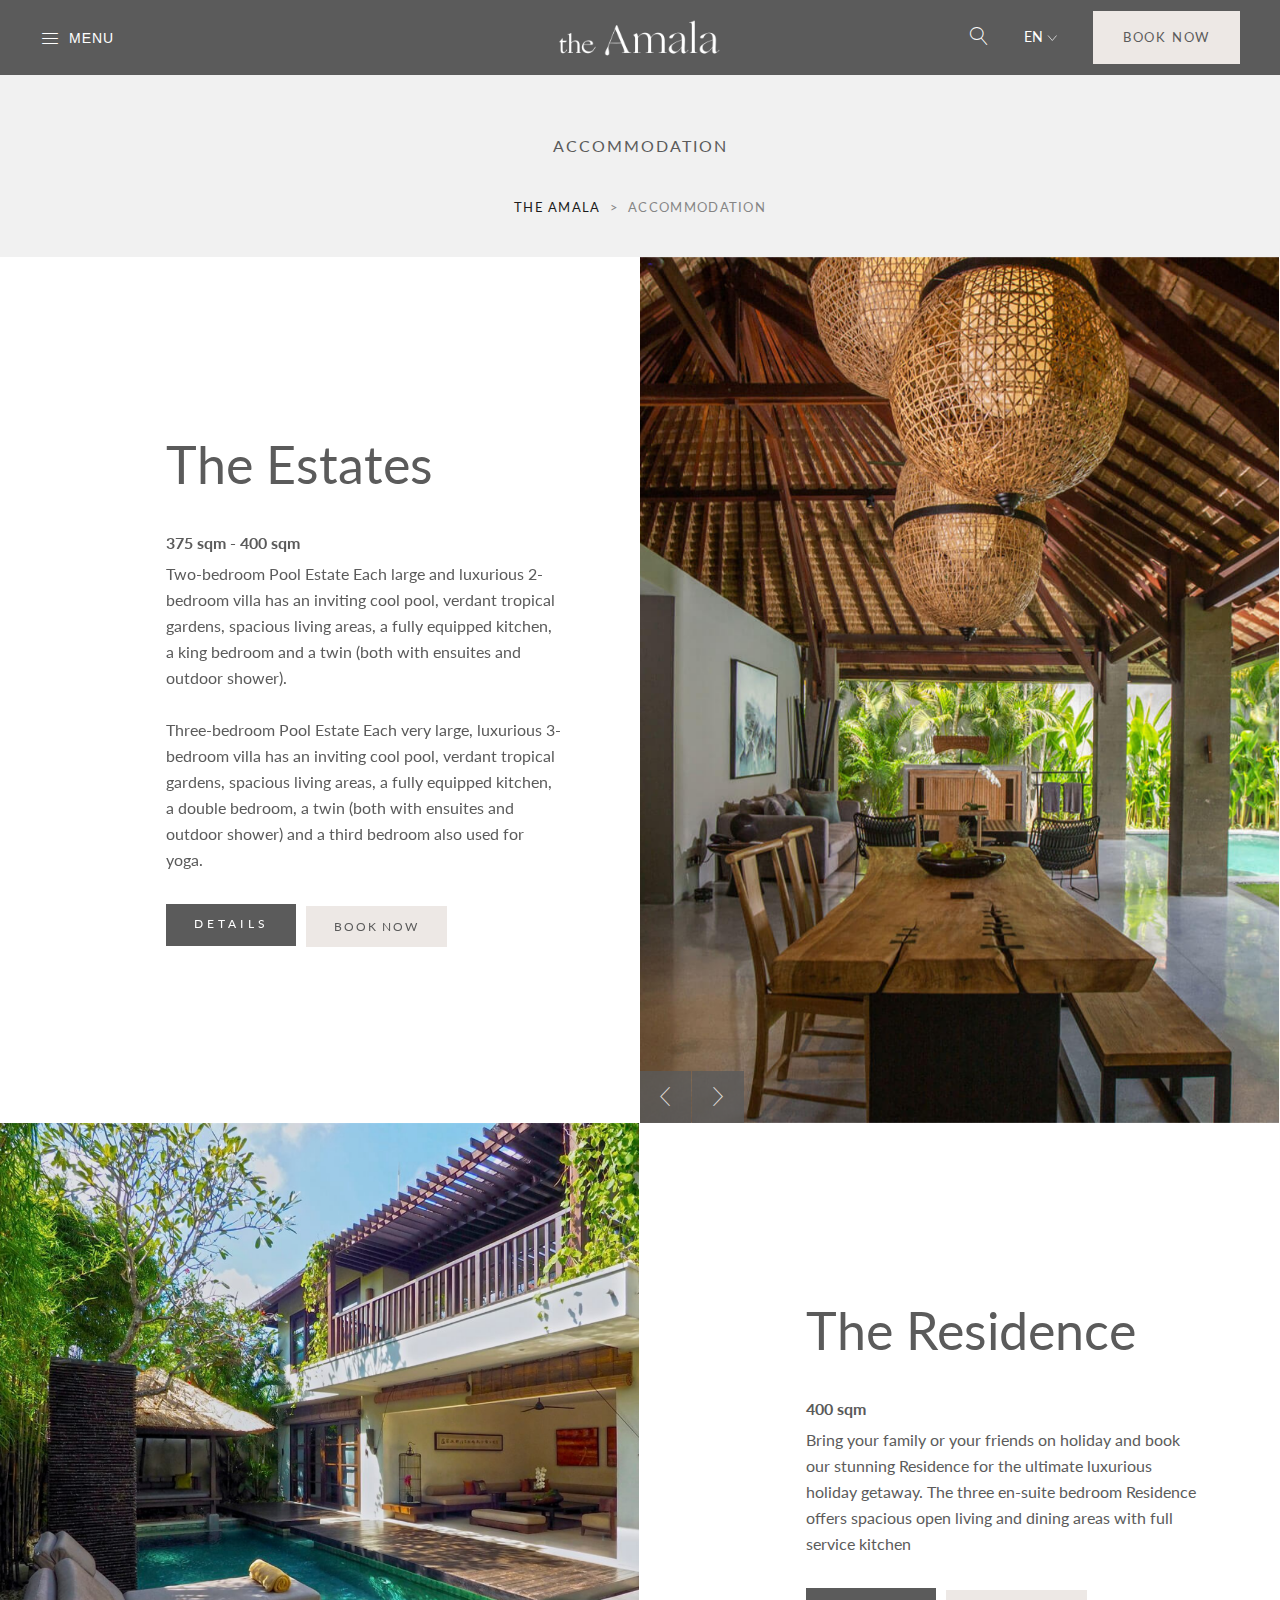
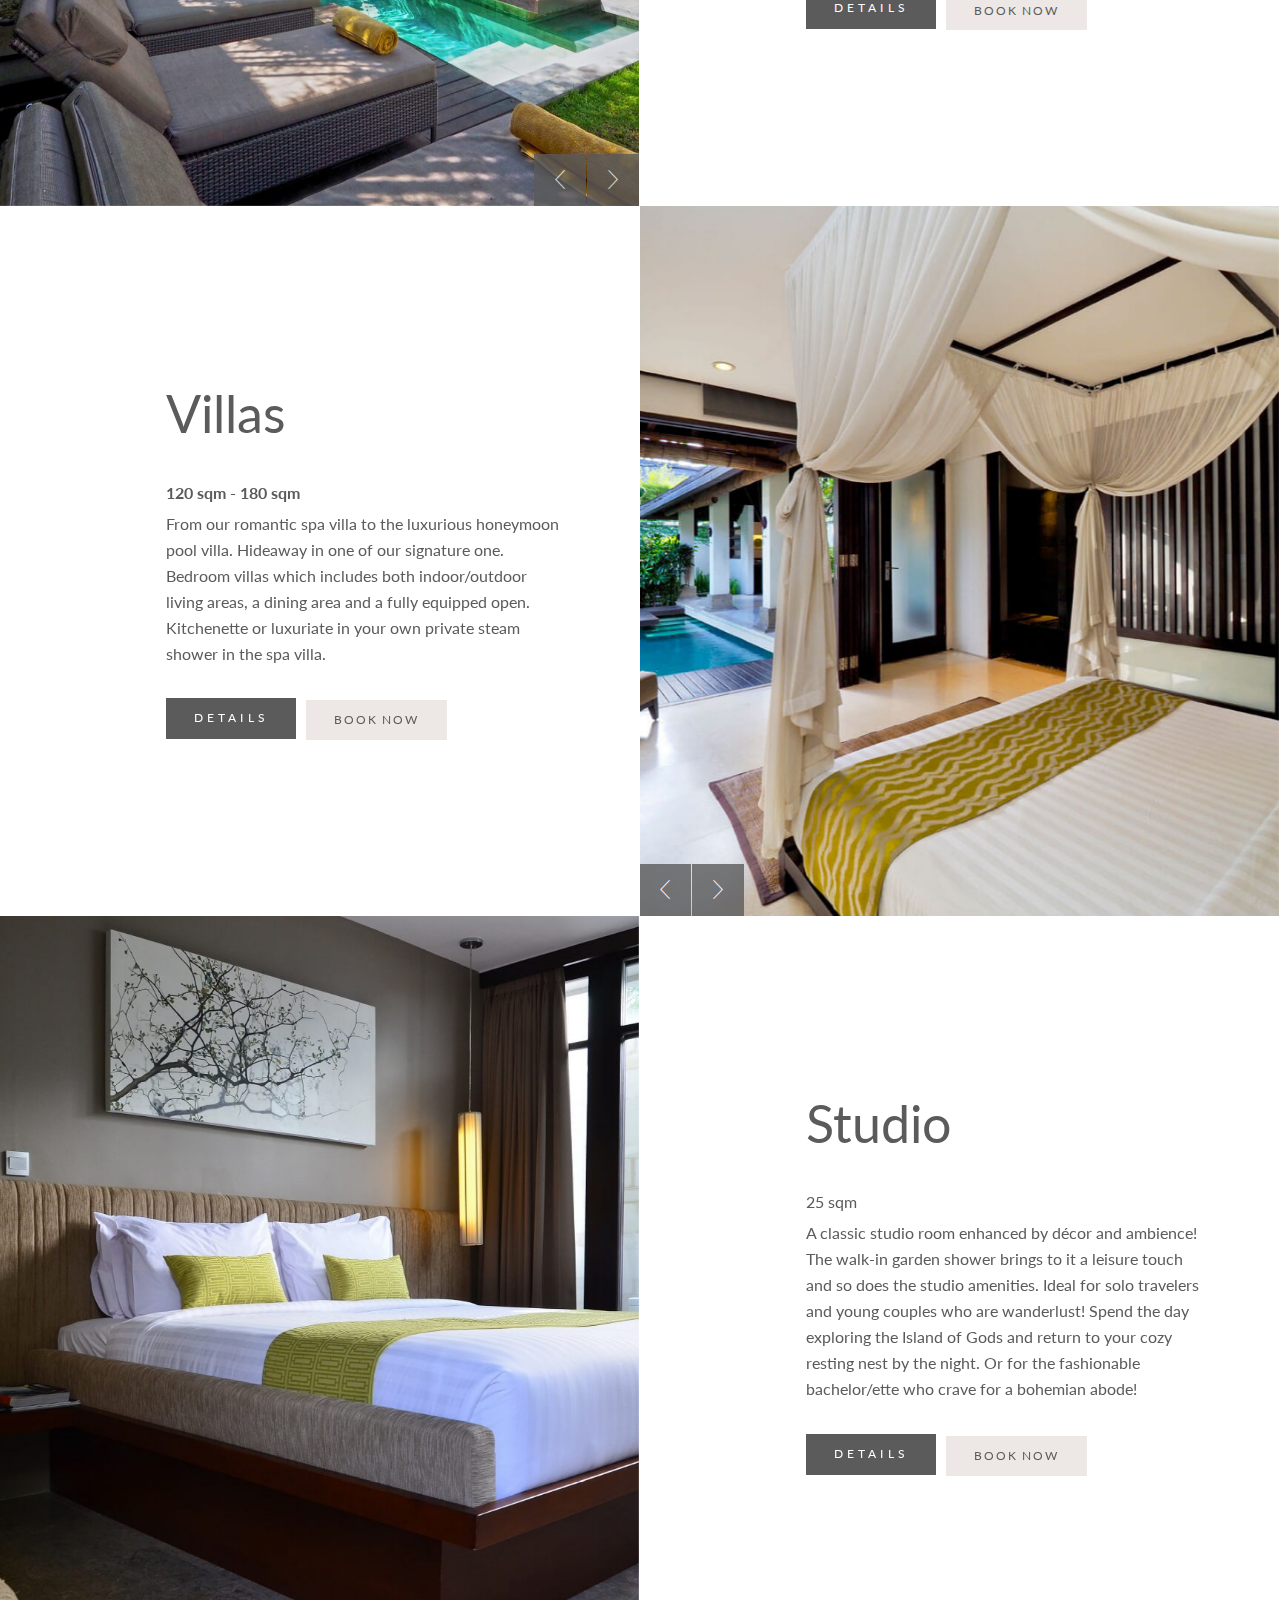
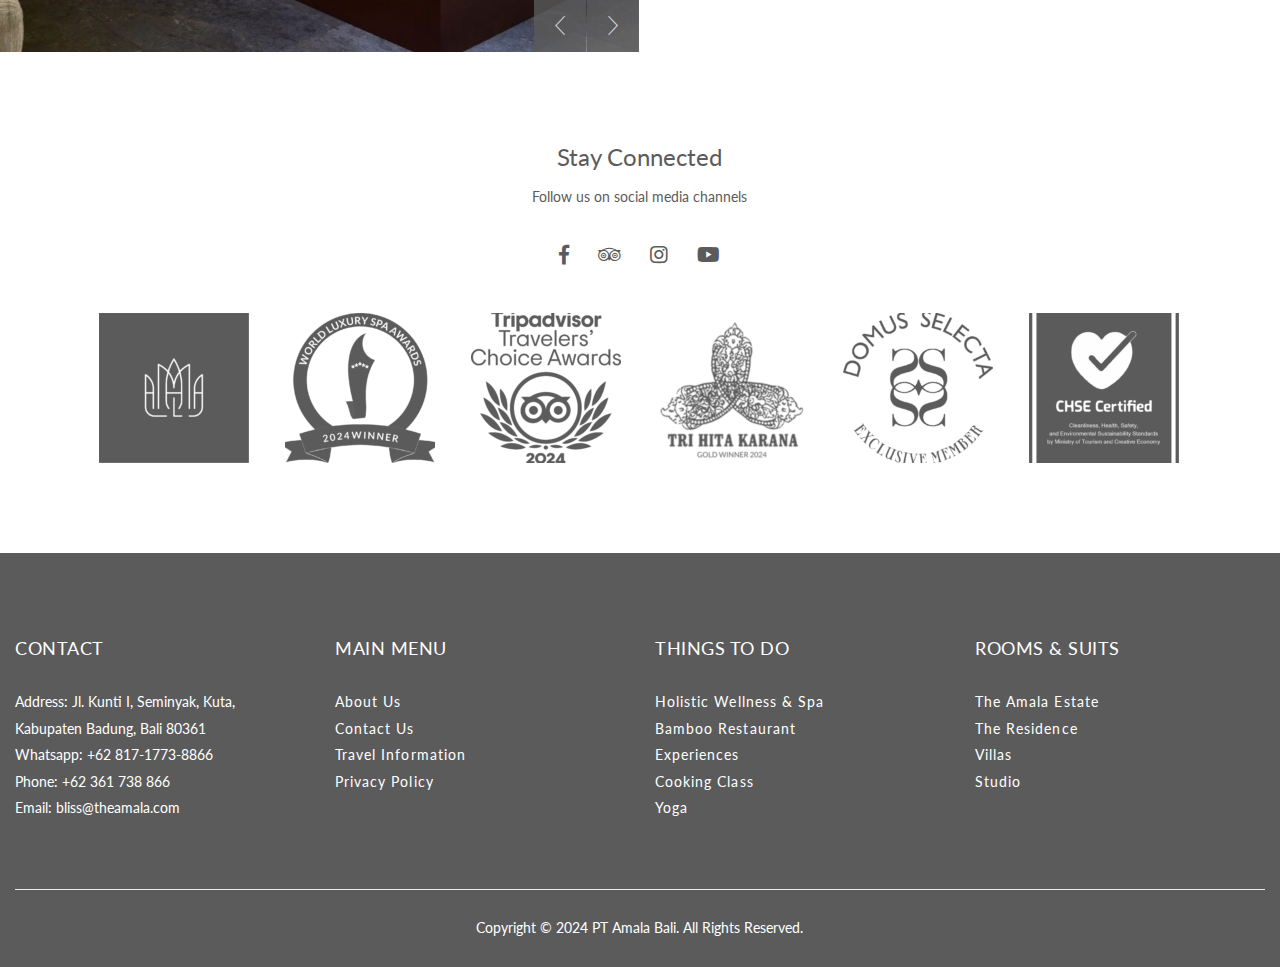
<file: accommodations.html>
<!DOCTYPE html>
<html lang="en-US">
<head>
	<meta http-equiv="Content-Type" content="text/html; charset=UTF-8"/>
	<!-- Basic Page Needs
    ==================================================== -->
	<!--[if IE]><meta http-equiv='X-UA-Compatible' content='IE=edge,chrome=1'><![endif]-->
	<!-- Mobile Specific Metas
	==================================================== -->
	<meta name="viewport" content="width=device-width, initial-scale=1, maximum-scale=1">
	<link rel="profile" href="http://gmpg.org/xfn/11" />
		<!-- Favicon
	==================================================== -->
	<link rel="shortcut icon" href="https://theamala.com/wp-content/uploads/2018/10/the_amala_logo-w@8x.png">
	<!-- Apple touch icons
	============================================ -->
	<meta name='robots' content='index, follow, max-image-preview:large, max-snippet:-1, max-video-preview:-1' />
	<style>img:is([sizes="auto" i], [sizes^="auto," i]) { contain-intrinsic-size: 3000px 1500px }</style>
	<!-- This site is optimized with the Yoast SEO plugin v24.3 - https://yoast.com/wordpress/plugins/seo/ -->
	<title>Accommodation - The Amala</title>
	<link rel="canonical" href="https://theamala.com/accommodations.html" />
	<meta property="og:locale" content="en_US" />
	<meta property="og:type" content="article" />
	<meta property="og:title" content="Accommodation - The Amala" />
	<meta property="og:url" content="https://theamala.com/accommodations/" />
	<meta property="og:site_name" content="The Amala" />
	<meta property="article:modified_time" content="2025-02-04T07:57:43+00:00" />
	<meta name="twitter:card" content="summary_large_image" />
	<meta name="twitter:label1" content="Est. reading time" />
	<meta name="twitter:data1" content="1 minute" />
	<script type="application/ld+json" class="yoast-schema-graph">{"@context":"https://schema.org","@graph":[{"@type":"WebPage","@id":"https://theamala.com/accommodations/","url":"https://theamala.com/accommodations/","name":"Accommodation - The Amala","isPartOf":{"@id":"https://theamala.com/#website"},"datePublished":"2018-09-20T14:46:59+00:00","dateModified":"2025-02-04T07:57:43+00:00","breadcrumb":{"@id":"https://theamala.com/accommodations/#breadcrumb"},"inLanguage":"en-US","potentialAction":[{"@type":"ReadAction","target":["https://theamala.com/accommodations/"]}]},{"@type":"BreadcrumbList","@id":"https://theamala.com/accommodations/#breadcrumb","itemListElement":[{"@type":"ListItem","position":1,"name":"Home","item":"https://theamala.com/"},{"@type":"ListItem","position":2,"name":"Accommodation"}]},{"@type":"WebSite","@id":"https://theamala.com/#website","url":"https://theamala.com/","name":"The Amala","description":"","potentialAction":[{"@type":"SearchAction","target":{"@type":"EntryPoint","urlTemplate":"https://theamala.com/?s={search_term_string}"},"query-input":{"@type":"PropertyValueSpecification","valueRequired":true,"valueName":"search_term_string"}}],"inLanguage":"en-US"}]}</script>
	<!-- / Yoast SEO plugin. -->
<link rel='dns-prefetch' href='//maps.google.com' />
<link rel='dns-prefetch' href='//use.fontawesome.com' />
<link rel='dns-prefetch' href='//fonts.googleapis.com' />
<script>
/* <![CDATA[ */
window._wpemojiSettings = {"baseUrl":"https:\/\/s.w.org\/images\/core\/emoji\/15.0.3\/72x72\/","ext":".png","svgUrl":"https:\/\/s.w.org\/images\/core\/emoji\/15.0.3\/svg\/","svgExt":".svg","source":{"concatemoji":"wp-includes/js/wp-emoji-release.min_ver-6.7.2.js"}};
/*! This file is auto-generated */
!function(i,n){var o,s,e;function c(e){try{var t={supportTests:e,timestamp:(new Date).valueOf()};sessionStorage.setItem(o,JSON.stringify(t))}catch(e){}}function p(e,t,n){e.clearRect(0,0,e.canvas.width,e.canvas.height),e.fillText(t,0,0);var t=new Uint32Array(e.getImageData(0,0,e.canvas.width,e.canvas.height).data),r=(e.clearRect(0,0,e.canvas.width,e.canvas.height),e.fillText(n,0,0),new Uint32Array(e.getImageData(0,0,e.canvas.width,e.canvas.height).data));return t.every(function(e,t){return e===r[t]})}function u(e,t,n){switch(t){case"flag":return n(e,"\ud83c\udff3\ufe0f\u200d\u26a7\ufe0f","\ud83c\udff3\ufe0f\u200b\u26a7\ufe0f")?!1:!n(e,"\ud83c\uddfa\ud83c\uddf3","\ud83c\uddfa\u200b\ud83c\uddf3")&&!n(e,"\ud83c\udff4\udb40\udc67\udb40\udc62\udb40\udc65\udb40\udc6e\udb40\udc67\udb40\udc7f","\ud83c\udff4\u200b\udb40\udc67\u200b\udb40\udc62\u200b\udb40\udc65\u200b\udb40\udc6e\u200b\udb40\udc67\u200b\udb40\udc7f");case"emoji":return!n(e,"\ud83d\udc26\u200d\u2b1b","\ud83d\udc26\u200b\u2b1b")}return!1}function f(e,t,n){var r="undefined"!=typeof WorkerGlobalScope&&self instanceof WorkerGlobalScope?new OffscreenCanvas(300,150):i.createElement("canvas"),a=r.getContext("2d",{willReadFrequently:!0}),o=(a.textBaseline="top",a.font="600 32px Arial",{});return e.forEach(function(e){o[e]=t(a,e,n)}),o}function t(e){var t=i.createElement("script");t.src=e,t.defer=!0,i.head.appendChild(t)}"undefined"!=typeof Promise&&(o="wpEmojiSettingsSupports",s=["flag","emoji"],n.supports={everything:!0,everythingExceptFlag:!0},e=new Promise(function(e){i.addEventListener("DOMContentLoaded",e,{once:!0})}),new Promise(function(t){var n=function(){try{var e=JSON.parse(sessionStorage.getItem(o));if("object"==typeof e&&"number"==typeof e.timestamp&&(new Date).valueOf()<e.timestamp+604800&&"object"==typeof e.supportTests)return e.supportTests}catch(e){}return null}();if(!n){if("undefined"!=typeof Worker&&"undefined"!=typeof OffscreenCanvas&&"undefined"!=typeof URL&&URL.createObjectURL&&"undefined"!=typeof Blob)try{var e="postMessage("+f.toString()+"("+[JSON.stringify(s),u.toString(),p.toString()].join(",")+"));",r=new Blob([e],{type:"text/javascript"}),a=new Worker(URL.createObjectURL(r),{name:"wpTestEmojiSupports"});return void(a.onmessage=function(e){c(n=e.data),a.terminate(),t(n)})}catch(e){}c(n=f(s,u,p))}t(n)}).then(function(e){for(var t in e)n.supports[t]=e[t],n.supports.everything=n.supports.everything&&n.supports[t],"flag"!==t&&(n.supports.everythingExceptFlag=n.supports.everythingExceptFlag&&n.supports[t]);n.supports.everythingExceptFlag=n.supports.everythingExceptFlag&&!n.supports.flag,n.DOMReady=!1,n.readyCallback=function(){n.DOMReady=!0}}).then(function(){return e}).then(function(){var e;n.supports.everything||(n.readyCallback(),(e=n.source||{}).concatemoji?t(e.concatemoji):e.wpemoji&&e.twemoji&&(t(e.twemoji),t(e.wpemoji)))}))}((window,document),window._wpemojiSettings);
/* ]]> */
</script>
<link rel='stylesheet' id='milenia-icons-css' href='wp-content/plugins/milenia-theme-functionality/app/Extensions/VisualComposer/assets/css/milenia-icon-font_ver-1.0.0.css' media='all' />
<style id='wp-emoji-styles-inline-css'>
	img.wp-smiley, img.emoji {
		display: inline !important;
		border: none !important;
		box-shadow: none !important;
		height: 1em !important;
		width: 1em !important;
		margin: 0 0.07em !important;
		vertical-align: -0.1em !important;
		background: none !important;
		padding: 0 !important;
	}
</style>
<link rel='stylesheet' id='wp-block-library-css' href='wp-includes/css/dist/block-library/style.min_ver-6.7.2.css' media='all' />
<style id='classic-theme-styles-inline-css'>
/*! This file is auto-generated */
.wp-block-button__link{color:#fff;background-color:#32373c;border-radius:9999px;box-shadow:none;text-decoration:none;padding:calc(.667em + 2px) calc(1.333em + 2px);font-size:1.125em}.wp-block-file__button{background:#32373c;color:#fff;text-decoration:none}
</style>
<style id='global-styles-inline-css'>
:root{--wp--preset--aspect-ratio--square: 1;--wp--preset--aspect-ratio--4-3: 4/3;--wp--preset--aspect-ratio--3-4: 3/4;--wp--preset--aspect-ratio--3-2: 3/2;--wp--preset--aspect-ratio--2-3: 2/3;--wp--preset--aspect-ratio--16-9: 16/9;--wp--preset--aspect-ratio--9-16: 9/16;--wp--preset--color--black: #000000;--wp--preset--color--cyan-bluish-gray: #abb8c3;--wp--preset--color--white: #ffffff;--wp--preset--color--pale-pink: #f78da7;--wp--preset--color--vivid-red: #cf2e2e;--wp--preset--color--luminous-vivid-orange: #ff6900;--wp--preset--color--luminous-vivid-amber: #fcb900;--wp--preset--color--light-green-cyan: #7bdcb5;--wp--preset--color--vivid-green-cyan: #00d084;--wp--preset--color--pale-cyan-blue: #8ed1fc;--wp--preset--color--vivid-cyan-blue: #0693e3;--wp--preset--color--vivid-purple: #9b51e0;--wp--preset--gradient--vivid-cyan-blue-to-vivid-purple: linear-gradient(135deg,rgba(6,147,227,1) 0%,rgb(155,81,224) 100%);--wp--preset--gradient--light-green-cyan-to-vivid-green-cyan: linear-gradient(135deg,rgb(122,220,180) 0%,rgb(0,208,130) 100%);--wp--preset--gradient--luminous-vivid-amber-to-luminous-vivid-orange: linear-gradient(135deg,rgba(252,185,0,1) 0%,rgba(255,105,0,1) 100%);--wp--preset--gradient--luminous-vivid-orange-to-vivid-red: linear-gradient(135deg,rgba(255,105,0,1) 0%,rgb(207,46,46) 100%);--wp--preset--gradient--very-light-gray-to-cyan-bluish-gray: linear-gradient(135deg,rgb(238,238,238) 0%,rgb(169,184,195) 100%);--wp--preset--gradient--cool-to-warm-spectrum: linear-gradient(135deg,rgb(74,234,220) 0%,rgb(151,120,209) 20%,rgb(207,42,186) 40%,rgb(238,44,130) 60%,rgb(251,105,98) 80%,rgb(254,248,76) 100%);--wp--preset--gradient--blush-light-purple: linear-gradient(135deg,rgb(255,206,236) 0%,rgb(152,150,240) 100%);--wp--preset--gradient--blush-bordeaux: linear-gradient(135deg,rgb(254,205,165) 0%,rgb(254,45,45) 50%,rgb(107,0,62) 100%);--wp--preset--gradient--luminous-dusk: linear-gradient(135deg,rgb(255,203,112) 0%,rgb(199,81,192) 50%,rgb(65,88,208) 100%);--wp--preset--gradient--pale-ocean: linear-gradient(135deg,rgb(255,245,203) 0%,rgb(182,227,212) 50%,rgb(51,167,181) 100%);--wp--preset--gradient--electric-grass: linear-gradient(135deg,rgb(202,248,128) 0%,rgb(113,206,126) 100%);--wp--preset--gradient--midnight: linear-gradient(135deg,rgb(2,3,129) 0%,rgb(40,116,252) 100%);--wp--preset--font-size--small: 13px;--wp--preset--font-size--medium: 20px;--wp--preset--font-size--large: 36px;--wp--preset--font-size--x-large: 42px;--wp--preset--spacing--20: 0.44rem;--wp--preset--spacing--30: 0.67rem;--wp--preset--spacing--40: 1rem;--wp--preset--spacing--50: 1.5rem;--wp--preset--spacing--60: 2.25rem;--wp--preset--spacing--70: 3.38rem;--wp--preset--spacing--80: 5.06rem;--wp--preset--shadow--natural: 6px 6px 9px rgba(0, 0, 0, 0.2);--wp--preset--shadow--deep: 12px 12px 50px rgba(0, 0, 0, 0.4);--wp--preset--shadow--sharp: 6px 6px 0px rgba(0, 0, 0, 0.2);--wp--preset--shadow--outlined: 6px 6px 0px -3px rgba(255, 255, 255, 1), 6px 6px rgba(0, 0, 0, 1);--wp--preset--shadow--crisp: 6px 6px 0px rgba(0, 0, 0, 1);}:where(.is-layout-flex){gap: 0.5em;}:where(.is-layout-grid){gap: 0.5em;}body .is-layout-flex{display: flex;}.is-layout-flex{flex-wrap: wrap;align-items: center;}.is-layout-flex > :is(*, div){margin: 0;}body .is-layout-grid{display: grid;}.is-layout-grid > :is(*, div){margin: 0;}:where(.wp-block-columns.is-layout-flex){gap: 2em;}:where(.wp-block-columns.is-layout-grid){gap: 2em;}:where(.wp-block-post-template.is-layout-flex){gap: 1.25em;}:where(.wp-block-post-template.is-layout-grid){gap: 1.25em;}.has-black-color{color: var(--wp--preset--color--black) !important;}.has-cyan-bluish-gray-color{color: var(--wp--preset--color--cyan-bluish-gray) !important;}.has-white-color{color: var(--wp--preset--color--white) !important;}.has-pale-pink-color{color: var(--wp--preset--color--pale-pink) !important;}.has-vivid-red-color{color: var(--wp--preset--color--vivid-red) !important;}.has-luminous-vivid-orange-color{color: var(--wp--preset--color--luminous-vivid-orange) !important;}.has-luminous-vivid-amber-color{color: var(--wp--preset--color--luminous-vivid-amber) !important;}.has-light-green-cyan-color{color: var(--wp--preset--color--light-green-cyan) !important;}.has-vivid-green-cyan-color{color: var(--wp--preset--color--vivid-green-cyan) !important;}.has-pale-cyan-blue-color{color: var(--wp--preset--color--pale-cyan-blue) !important;}.has-vivid-cyan-blue-color{color: var(--wp--preset--color--vivid-cyan-blue) !important;}.has-vivid-purple-color{color: var(--wp--preset--color--vivid-purple) !important;}.has-black-background-color{background-color: var(--wp--preset--color--black) !important;}.has-cyan-bluish-gray-background-color{background-color: var(--wp--preset--color--cyan-bluish-gray) !important;}.has-white-background-color{background-color: var(--wp--preset--color--white) !important;}.has-pale-pink-background-color{background-color: var(--wp--preset--color--pale-pink) !important;}.has-vivid-red-background-color{background-color: var(--wp--preset--color--vivid-red) !important;}.has-luminous-vivid-orange-background-color{background-color: var(--wp--preset--color--luminous-vivid-orange) !important;}.has-luminous-vivid-amber-background-color{background-color: var(--wp--preset--color--luminous-vivid-amber) !important;}.has-light-green-cyan-background-color{background-color: var(--wp--preset--color--light-green-cyan) !important;}.has-vivid-green-cyan-background-color{background-color: var(--wp--preset--color--vivid-green-cyan) !important;}.has-pale-cyan-blue-background-color{background-color: var(--wp--preset--color--pale-cyan-blue) !important;}.has-vivid-cyan-blue-background-color{background-color: var(--wp--preset--color--vivid-cyan-blue) !important;}.has-vivid-purple-background-color{background-color: var(--wp--preset--color--vivid-purple) !important;}.has-black-border-color{border-color: var(--wp--preset--color--black) !important;}.has-cyan-bluish-gray-border-color{border-color: var(--wp--preset--color--cyan-bluish-gray) !important;}.has-white-border-color{border-color: var(--wp--preset--color--white) !important;}.has-pale-pink-border-color{border-color: var(--wp--preset--color--pale-pink) !important;}.has-vivid-red-border-color{border-color: var(--wp--preset--color--vivid-red) !important;}.has-luminous-vivid-orange-border-color{border-color: var(--wp--preset--color--luminous-vivid-orange) !important;}.has-luminous-vivid-amber-border-color{border-color: var(--wp--preset--color--luminous-vivid-amber) !important;}.has-light-green-cyan-border-color{border-color: var(--wp--preset--color--light-green-cyan) !important;}.has-vivid-green-cyan-border-color{border-color: var(--wp--preset--color--vivid-green-cyan) !important;}.has-pale-cyan-blue-border-color{border-color: var(--wp--preset--color--pale-cyan-blue) !important;}.has-vivid-cyan-blue-border-color{border-color: var(--wp--preset--color--vivid-cyan-blue) !important;}.has-vivid-purple-border-color{border-color: var(--wp--preset--color--vivid-purple) !important;}.has-vivid-cyan-blue-to-vivid-purple-gradient-background{background: var(--wp--preset--gradient--vivid-cyan-blue-to-vivid-purple) !important;}.has-light-green-cyan-to-vivid-green-cyan-gradient-background{background: var(--wp--preset--gradient--light-green-cyan-to-vivid-green-cyan) !important;}.has-luminous-vivid-amber-to-luminous-vivid-orange-gradient-background{background: var(--wp--preset--gradient--luminous-vivid-amber-to-luminous-vivid-orange) !important;}.has-luminous-vivid-orange-to-vivid-red-gradient-background{background: var(--wp--preset--gradient--luminous-vivid-orange-to-vivid-red) !important;}.has-very-light-gray-to-cyan-bluish-gray-gradient-background{background: var(--wp--preset--gradient--very-light-gray-to-cyan-bluish-gray) !important;}.has-cool-to-warm-spectrum-gradient-background{background: var(--wp--preset--gradient--cool-to-warm-spectrum) !important;}.has-blush-light-purple-gradient-background{background: var(--wp--preset--gradient--blush-light-purple) !important;}.has-blush-bordeaux-gradient-background{background: var(--wp--preset--gradient--blush-bordeaux) !important;}.has-luminous-dusk-gradient-background{background: var(--wp--preset--gradient--luminous-dusk) !important;}.has-pale-ocean-gradient-background{background: var(--wp--preset--gradient--pale-ocean) !important;}.has-electric-grass-gradient-background{background: var(--wp--preset--gradient--electric-grass) !important;}.has-midnight-gradient-background{background: var(--wp--preset--gradient--midnight) !important;}.has-small-font-size{font-size: var(--wp--preset--font-size--small) !important;}.has-medium-font-size{font-size: var(--wp--preset--font-size--medium) !important;}.has-large-font-size{font-size: var(--wp--preset--font-size--large) !important;}.has-x-large-font-size{font-size: var(--wp--preset--font-size--x-large) !important;}
:where(.wp-block-post-template.is-layout-flex){gap: 1.25em;}:where(.wp-block-post-template.is-layout-grid){gap: 1.25em;}
:where(.wp-block-columns.is-layout-flex){gap: 2em;}:where(.wp-block-columns.is-layout-grid){gap: 2em;}
:root :where(.wp-block-pullquote){font-size: 1.5em;line-height: 1.6;}
</style>
<link rel='stylesheet' id='contact-form-7-css' href='wp-content/themes/milenia/includes/config-contact-form-7/assets/css/style_ver-6.0.css' media='all' />
<link rel='stylesheet' id='sr7css-css' href='wp-content/plugins/httpvelikorodnovcomwordpresssample-datapluginusanrevslider/public/css/sr7_ver-6.7.20.css' media='all' />
<link rel='stylesheet' id='mphb-kbwood-datepick-css-css' href='wp-content/plugins/motopress-hotel-booking/vendors/kbwood/datepick/jquery.datepick_ver-5.0.4.css' media='all' />
<link rel='stylesheet' id='mphb-css' href='wp-content/plugins/motopress-hotel-booking/assets/css/mphb.min_ver-5.0.4.css' media='all' />
<link rel='stylesheet' id='animate-css-css' href='wp-content/plugins/milenia-theme-functionality/app/Extensions/VisualComposer/assets/css/animate.min_ver-1.0.0.css' media='all' />
<link rel='stylesheet' id='milenia-js-composer-front-css' href='wp-content/plugins/milenia-theme-functionality/app/Extensions/VisualComposer/assets/css/milenia-js-composer-front_ver-7.9.css' media='all' />
<link rel='stylesheet' id='milenia_form_styler-css' href='wp-content/plugins/milenia-theme-functionality/assets/vendors/jQueryFormStyler/jquery.formstyler_ver-1.0.0.css' media='all' />
<link rel='stylesheet' id='milenia-theme-functionality-css-css' href='wp-content/plugins/milenia-theme-functionality/assets/css/milenia-theme-functionality-core_ver-1.0.0.css' media='all' />
<link rel='stylesheet' id='bootstrap-css' href='wp-content/themes/milenia/assets/css/bootstrap.min_ver-3.3.7.css' media='all' />
<link rel='stylesheet' id='fontawesome-css' href='releases/v5.8.1/css/fontawesome_ver-5.8.1.css' media='all' />
<link rel='stylesheet' id='linearicons-css' href='wp-content/themes/milenia/assets/css/linearicons_ver-1.0.0.css' media='all' />
<link rel='stylesheet' id='milenia-style-css' href='wp-content/themes/milenia/style_ver-6.7.2.css' media='all' />
<style id='milenia-style-inline-css'>
			body,blockquote:not(.milenia-blockquote--unstyled) cite,.milenia-font--like-body, .milenia-btn, .milenia-entity .button,.milenia-entity-label {
				font-family: "Lato", "sans-serif";
			}
			body {
				font-family: "Lato", "sans-serif";
				font-weight: 300;
				font-style: normal;
				font-size: 16px;
				line-height: 26px;
			}
			h1 {
				font-family: "Lato", "sans-serif";
				font-weight: 300;
				font-style: normal;
				font-size: 52px;
				line-height: 62px;
			}
			h2 {
				font-family: "Lato", "sans-serif";
				font-weight: 300;
				font-style: normal;
				font-size: 48px;
				line-height: 58px;
			}
			h3 {
				font-family: "Lato", "sans-serif";
				font-weight: 300;
				font-style: normal;
				font-size: 36px;
				line-height: 43px;
			}
			h4 {
				font-family: "Lato", "sans-serif";
				font-weight: 300;
				font-style: normal;
				font-size: 30px;
				line-height: 36px;
			}
			h5 {
				font-family: "Lato", "sans-serif";
				font-weight: 300;
				font-style: normal;
				font-size: 24px;
				line-height: 29px;
			}
			h6 {
				font-family: "Lato", "sans-serif";
				font-weight: 300;
				font-style: normal;
				font-size: 18px;
				line-height: 22px;
			}
			dl dt,.comment .fn,.milenia-widget .recentcomments > a,.milenia-fullscreen-message,.milenia-booking-form-wrapper--v2 .form-col--arrival-date .milenia-custom-select .milenia-selected-option, .milenia-booking-form-wrapper--v2 .form-col--departure-date .milenia-custom-select .milenia-selected-option, .milenia-booking-form-wrapper--v2 .form-col--rooms .milenia-custom-select .milenia-selected-option, .milenia-booking-form-wrapper--v2 .form-col--adults .milenia-custom-select .milenia-selected-option, .milenia-booking-form-wrapper--v2 .form-col--children .milenia-custom-select .milenia-selected-option,.milenia-booking-form-wrapper--v2 .form-col--title,.milenia-singlefield-form-titled-wrapper .milenia-singlefield-form-title,.milenia-booking-form-wrapper--v2 .milenia-field-datepicker,.milenia-booking-form-wrapper--v1 .milenia-field-datepicker .milenia-field-datepicker-month-year,.milenia-estimate-mark-text,.milenia-tabbed-carousel-thumb-caption,.milenia-entities--style-19 .milenia-entity-date-month-year,.milenia-entities--style-19 .mphb-price,.milenia-info-box-title,.milenia-panels-title > button,.milenia-font--first-accented, .milenia-dropcap > *:first-child:first-letter, .milenia-tabs:not(.milenia-tabs--unstyled) .milenia-tabs-nav, .milenia-tabs:not(.milenia-tabs--unstyled) .milenia-tabs-nav a,.milenia-widget .milenia-events .milenia-event-date,.milenia-entity-content .woocommerce-MyAccount-navigation {
				font-family: "Lato", "sans-serif";
			}
			.milenia-font--second-accented,.milenia-widget .milenia-events .milenia-event-date-date,.milenia-entities--style-10 .mphb-price,.milenia-entities--style-11 .mphb-price,.milenia-entities--style-12 .mphb-price,.milenia-entities--style-13 .mphb-price,.milenia-entities--style-14 .mphb-price,.milenia-entities--style-15 .mphb-price,.milenia-entities--style-16 .mphb-price,.mphb-room-rates-list .mphb-price,.milenia-entity-single.milenia-entity--room .mphb-price,.milenia-entity-price,blockquote:not(.milenia-blockquote--unstyled),.milenia-pricing-table-price,.milenia-pricing-table-price:not(:last-child),.milenia-entities--style-19 .milenia-entity-date-date,.milenia-entity-link-element,.milenia-entity.format-link .milenia-entity-body > p:only-child > a:only-child,.milenia-testimonial blockquote,.milenia-estimate-mark,.milenia-booking-form-wrapper--v1 .milenia-field-datepicker-day,.milenia-booking-form-wrapper--light.milenia-booking-form-wrapper--v4 .form-col--title,.milenia-field-counter-value,.milenia-countdown .countdown-amount,.milenia-weather-indicator--style-2,.milenia-404-title,.milenia-widget .milenia-weather-indicator--style-3 {
				font-family: "Lato", "sans-serif";
			}
.milenia-breadcrumb {
					color: #858585;
					padding-top: 40px;
					padding-right: 15px;
					padding-bottom: 40px;
					padding-left: 15px;
				}.milenia-breadcrumb .milenia-page-title {
					color: #1c1c1c;
					margin-bottom: 20px;
				}.milenia-breadcrumb a {
					color: #1c1c1c !important;
					background-image: -webkit-gradient(linear, left top, left bottom, color-stop(100%, #1c1c1c), to(#1c1c1c)) !important;
	                background-image: linear-gradient(to bottom, #1c1c1c 100%, #1c1c1c 100%) !important;
				}
#milenia-footer-section-1.milenia-footer-row.milenia-footer-row--widget-border .milenia-widget::after {
						border-color: #2e2e2e;
					}#milenia-footer-section-1 .milenia-footer-row--inner {
					border-color: #363636;
				}#milenia-footer-section-2 .milenia-footer-row--inner {
					border-color: #5b5b5b;
				}#milenia-footer-section-3 .milenia-footer-row--inner {
					border-color: #eaeaea;
				}
</style>
<link rel='stylesheet' id='milenia-child-style-css' href='wp-content/themes/milenia-child/style_ver-6.7.2.css' media='all' />
<link rel='stylesheet' id='fontawesome-brands-css' href='releases/v5.8.1/css/brands_ver-5.8.1.css' media='all' />
<link rel='stylesheet' id='fancybox-css' href='wp-content/plugins/milenia-theme-functionality/app/Extensions/VisualComposer/assets/vendors/fancybox/jquery.fancybox.min_ver-3.3.5.css' media='all' />
<link rel='stylesheet' id='arctic-modal-css' href='wp-content/themes/milenia/assets/vendors/arcticmodal/jquery.arcticmodal-0.3_ver-0.0.3.css' media='all' />
<link rel='stylesheet' id='owl-carousel-css' href='wp-content/plugins/milenia-theme-functionality/app/Extensions/VisualComposer/assets/vendors/owl-carousel/assets/owl.carousel.min_ver-2.2.3.css' media='all' />
<link rel='stylesheet' id='monkeysan-tooltip-css' href='wp-content/themes/milenia/assets/vendors/monkeysan-tooltip/monkeysan-jquery-tooltip_ver-1.0.0.css' media='all' />
<link rel='stylesheet' id='media-element-css' href='wp-content/plugins/milenia-theme-functionality/app/Extensions/VisualComposer/assets/vendors/mediaelement/mediaelementplayer.min_ver-4.2.7.css' media='all' />
<link rel='stylesheet' id='milenia-google-fonts-css' href='https://fonts.googleapis.com/css?family=Open+Sans%3A200%2C300%2C400%2C400italic%2C600%2C600italic%2C700%2C700italic%2C800%2C800italic%7CPlayfair+Display%3A400%2C400italic%2C700%2C700italic%2C900%2C900italic%7COld+Standard+TT%3A400%2C400italic%2C700%7CLato%3A300%2C400&#038;subset=latin%2Clatin-ext' media='all' />
<link rel='stylesheet' id='js_composer_front-css' href='wp-content/plugins/js_composer/assets/css/js_composer.min_ver-7.9.css' media='all' />
<script src="wp-content/plugins/httpvelikorodnovcomwordpresssample-datapluginusanrevslider/public/js/libs/tptools_ver-6.7.20.js" id="tp-tools-js" async="async" data-wp-strategy="async"></script>
<script src="wp-content/plugins/httpvelikorodnovcomwordpresssample-datapluginusanrevslider/public/js/sr7_ver-6.7.20.js" id="sr7-js" async="async" data-wp-strategy="async"></script>
<script src="wp-includes/js/jquery/jquery.min_ver-3.7.1.js" id="jquery-core-js"></script>
<script src="wp-includes/js/jquery/jquery-migrate.min_ver-3.4.1.js" id="jquery-migrate-js"></script>
<script src="wp-content/plugins/milenia-theme-functionality/app/Extensions/VisualComposer/assets/vendors/appear.min_ver-1.0.3.js" id="appearjs-js"></script>
<script src="wp-content/plugins/milenia-theme-functionality/assets/vendors/jQueryFormStyler/jquery.formstyler.min_ver-1.js" id="milenia_form_styler-js"></script>
<script src="wp-content/themes/milenia/assets/vendors/modernizr_ver-3.6.0.js" id="modernizr-js"></script>
<link rel="https://api.w.org/" href="https://theamala.com/wp-json/" /><link rel="EditURI" type="application/rsd+xml" title="RSD" href="https://theamala.com/xmlrpc.php?rsd" />
<meta name="generator" content="WordPress 6.7.2" />
<link rel='shortlink' href='https://theamala.com/?p=171' />
<meta name="generator" content="Redux 4.5.0" /><meta name="tec-api-version" content="v1"><meta name="tec-api-origin" content="https://theamala.com"><style>.recentcomments a{display:inline !important;padding:0 !important;margin:0 !important;}</style><meta name="generator" content="Powered by WPBakery Page Builder - drag and drop page builder for WordPress."/>
<style data-type="vc_custom-css">@media (min-width: 1200px) {
    .milenia-content .container {
        max-width: 100%;
        padding-left: 0;
        padding-right: 0;
    }
}</style><link rel="preconnect" href="https://fonts.googleapis.com">
<link rel="preconnect" href="https://fonts.gstatic.com/" crossorigin>
<meta name="generator" content="Powered by Slider Revolution 6.7.20 - responsive, Mobile-Friendly Slider Plugin for WordPress with comfortable drag and drop interface." />
<script>
	window._tpt			??= {};
	window.SR7			??= {};
	_tpt.R				??= {};
	_tpt.R.fonts		??= {};
	_tpt.R.fonts.customFonts??= {};
	SR7.devMode			=  false;
	SR7.F 				??= {};
	SR7.G				??= {};
	SR7.LIB				??= {};
	SR7.E				??= {};
	SR7.E.gAddons		??= {};
	SR7.E.php 			??= {};
	SR7.E.nonce			= '2d72c380d0';
	SR7.E.ajaxurl		= 'index.html';
	SR7.E.resturl		= 'https://theamala.com/wp-json/';
	SR7.E.slug_path		= 'accommodations/httpvelikorodnovcomwordpresssample-datapluginusanrevslider/revslider.html';
	SR7.E.slug			= 'revslider';
	SR7.E.plugin_url	= 'https://theamala.com/wp-content/plugins/httpvelikorodnovcomwordpresssample-datapluginusanrevslider/';
	SR7.E.wp_plugin_url = 'https://theamala.com/wp-content/plugins/';
	SR7.E.revision		= '6.7.20';
	SR7.E.fontBaseUrl	= '//fonts.googleapis.com/css2?family=';
	SR7.G.breakPoints 	= [1240,1024,778,480];
	SR7.E.modules 		= ['module','page','slide','layer','draw','animate','srtools','canvas','defaults','carousel','navigation','media','modifiers','migration'];
	SR7.E.libs 			= ['WEBGL'];
	SR7.E.css 			= ['csslp','cssbtns','cssfilters','cssnav','cssmedia'];
	SR7.E.resources		= {};
	SR7.JSON			??= {};
/*! Slider Revolution 7.0 - Page Processor */
!function(){"use strict";window.SR7??={},window._tpt??={},SR7.version="Slider Revolution 6.7.16",_tpt.getWinDim=function(t){_tpt.screenHeightWithUrlBar??=window.innerHeight;let e=SR7.F?.modal?.visible&&SR7.M[SR7.F.module.getIdByAlias(SR7.F.modal.requested)];_tpt.scrollBar=window.innerWidth!==document.documentElement.clientWidth||e&&window.innerWidth!==e.c.module.clientWidth,_tpt.winW=window.innerWidth-(_tpt.scrollBar||"prepare"==t?_tpt.scrollBarW??_tpt.mesureScrollBar():0),_tpt.winH=window.innerHeight,_tpt.winWAll=document.documentElement.clientWidth},_tpt.getResponsiveLevel=function(t,e){SR7.M[e];return _tpt.closestGE(t,_tpt.winWAll)},_tpt.mesureScrollBar=function(){let t=document.createElement("div");return t.className="RSscrollbar-measure",t.style.width="100px",t.style.height="100px",t.style.overflow="scroll",t.style.position="absolute",t.style.top="-9999px",document.body.appendChild(t),_tpt.scrollBarW=t.offsetWidth-t.clientWidth,document.body.removeChild(t),_tpt.scrollBarW},_tpt.loadCSS=async function(t,e,s){return s?_tpt.R.fonts.required[e].status=1:(_tpt.R[e]??={},_tpt.R[e].status=1),new Promise(((n,i)=>{if(_tpt.isStylesheetLoaded(t))s?_tpt.R.fonts.required[e].status=2:_tpt.R[e].status=2,n();else{const l=document.createElement("link");l.rel="stylesheet";let o="text",r="css";l["type"]=o+"/"+r,l.href=t,l.onload=()=>{s?_tpt.R.fonts.required[e].status=2:_tpt.R[e].status=2,n()},l.onerror=()=>{s?_tpt.R.fonts.required[e].status=3:_tpt.R[e].status=3,i(new Error(`Failed to load CSS: ${t}`))},document.head.appendChild(l)}}))},_tpt.addContainer=function(t){const{tag:e="div",id:s,class:n,datas:i,textContent:l,iHTML:o}=t,r=document.createElement(e);if(s&&""!==s&&(r.id=s),n&&""!==n&&(r.className=n),i)for(const[t,e]of Object.entries(i))"style"==t?r.style.cssText=e:r.setAttribute(`data-${t}`,e);return l&&(r.textContent=l),o&&(r.innerHTML=o),r},_tpt.collector=function(){return{fragment:new DocumentFragment,add(t){var e=_tpt.addContainer(t);return this.fragment.appendChild(e),e},append(t){t.appendChild(this.fragment)}}},_tpt.isStylesheetLoaded=function(t){let e=t.split("?")[0];return Array.from(document.querySelectorAll('link[rel="stylesheet"], link[rel="preload"]')).some((t=>t.href.split("?")[0]===e))},_tpt.preloader={requests:new Map,preloaderTemplates:new Map,show:function(t,e){if(!e||!t)return;const{type:s,color:n}=e;if(s<0||"off"==s)return;const i=`preloader_${s}`;let l=this.preloaderTemplates.get(i);l||(l=this.build(s,n),this.preloaderTemplates.set(i,l)),this.requests.has(t)||this.requests.set(t,{count:0});const o=this.requests.get(t);clearTimeout(o.timer),o.count++,1===o.count&&(o.timer=setTimeout((()=>{o.preloaderClone=l.cloneNode(!0),o.anim&&o.anim.kill(),void 0!==_tpt.gsap?o.anim=_tpt.gsap.fromTo(o.preloaderClone,1,{opacity:0},{opacity:1}):o.preloaderClone.classList.add("sr7-fade-in"),t.appendChild(o.preloaderClone)}),150))},hide:function(t){if(!this.requests.has(t))return;const e=this.requests.get(t);e.count--,e.count<0&&(e.count=0),e.anim&&e.anim.kill(),0===e.count&&(clearTimeout(e.timer),e.preloaderClone&&(e.preloaderClone.classList.remove("sr7-fade-in"),e.anim=_tpt.gsap.to(e.preloaderClone,.3,{opacity:0,onComplete:function(){e.preloaderClone.remove()}})))},state:function(t){if(!this.requests.has(t))return!1;return this.requests.get(t).count>0},build:(t,e="#ffffff",s="")=>{if(t<0||"off"===t)return null;const n=parseInt(t);if(t="prlt"+n,isNaN(n))return null;if(_tpt.loadCSS(SR7.E.plugin_url+"public/css/preloaders/t"+n+".css","preloader_"+t),isNaN(n)||n<6){const i=`background-color:${e}`,l=1===n||2==n?i:"",o=3===n||4==n?i:"",r=_tpt.collector();["dot1","dot2","bounce1","bounce2","bounce3"].forEach((t=>r.add({tag:"div",class:t,datas:{style:o}})));const d=_tpt.addContainer({tag:"sr7-prl",class:`${t} ${s}`,datas:{style:l}});return r.append(d),d}{let i={};if(7===n){let t;e.startsWith("#")?(t=e.replace("#",""),t=`rgba(${parseInt(t.substring(0,2),16)}, ${parseInt(t.substring(2,4),16)}, ${parseInt(t.substring(4,6),16)}, `):e.startsWith("rgb")&&(t=e.slice(e.indexOf("(")+1,e.lastIndexOf(")")).split(",").map((t=>t.trim())),t=`rgba(${t[0]}, ${t[1]}, ${t[2]}, `),t&&(i.style=`border-top-color: ${t}0.65); border-bottom-color: ${t}0.15); border-left-color: ${t}0.65); border-right-color: ${t}0.15)`)}else 12===n&&(i.style=`background:${e}`);const l=[10,0,4,2,5,9,0,4,4,2][n-6],o=_tpt.collector(),r=o.add({tag:"div",class:"sr7-prl-inner",datas:i});Array.from({length:l}).forEach((()=>r.appendChild(o.add({tag:"span",datas:{style:`background:${e}`}}))));const d=_tpt.addContainer({tag:"sr7-prl",class:`${t} ${s}`});return o.append(d),d}}},SR7.preLoader={show:(t,e)=>{"off"!==(SR7.M[t]?.settings?.pLoader?.type??"off")&&_tpt.preloader.show(e||SR7.M[t].c.module,SR7.M[t]?.settings?.pLoader??{color:"#fff",type:10})},hide:(t,e)=>{"off"!==(SR7.M[t]?.settings?.pLoader?.type??"off")&&_tpt.preloader.hide(e||SR7.M[t].c.module)},state:(t,e)=>_tpt.preloader.state(e||SR7.M[t].c.module)},_tpt.prepareModuleHeight=function(t){window.SR7.M??={},window.SR7.M[t.id]??={},"ignore"==t.googleFont&&(SR7.E.ignoreGoogleFont=!0);let e=window.SR7.M[t.id];if(null==_tpt.scrollBarW&&_tpt.mesureScrollBar(),e.c??={},e.states??={},e.settings??={},e.settings.size??={},t.fixed&&(e.settings.fixed=!0),e.c.module=document.getElementById(t.id),e.c.adjuster=e.c.module.getElementsByTagName("sr7-adjuster")[0],e.c.content=e.c.module.getElementsByTagName("sr7-content")[0],"carousel"==t.type&&(e.c.carousel=e.c.content.getElementsByTagName("sr7-carousel")[0]),null==e.c.module||null==e.c.module)return;t.plType&&t.plColor&&(e.settings.pLoader={type:t.plType,color:t.plColor}),void 0!==t.plType&&"off"!==t.plType&&SR7.preLoader.show(t.id,e.c.module),_tpt.winW||_tpt.getWinDim("prepare"),_tpt.getWinDim();let s=""+e.c.module.dataset?.modal;"modal"==s||"true"==s||"undefined"!==s&&"false"!==s||(e.settings.size.fullWidth=t.size.fullWidth,e.LEV??=_tpt.getResponsiveLevel(window.SR7.G.breakPoints,t.id),t.vpt=_tpt.fillArray(t.vpt,5),e.settings.vPort=t.vpt[e.LEV],void 0!==t.el&&"720"==t.el[4]&&t.gh[4]!==t.el[4]&&"960"==t.el[3]&&t.gh[3]!==t.el[3]&&"768"==t.el[2]&&t.gh[2]!==t.el[2]&&delete t.el,e.settings.size.height=null==t.el||null==t.el[e.LEV]||0==t.el[e.LEV]||"auto"==t.el[e.LEV]?_tpt.fillArray(t.gh,5,-1):_tpt.fillArray(t.el,5,-1),e.settings.size.width=_tpt.fillArray(t.gw,5,-1),e.settings.size.minHeight=_tpt.fillArray(t.mh??[0],5,-1),e.cacheSize={fullWidth:e.settings.size?.fullWidth,fullHeight:e.settings.size?.fullHeight},void 0!==t.off&&(t.off?.t&&(e.settings.size.m??={})&&(e.settings.size.m.t=t.off.t),t.off?.b&&(e.settings.size.m??={})&&(e.settings.size.m.b=t.off.b),t.off?.l&&(e.settings.size.p??={})&&(e.settings.size.p.l=t.off.l),t.off?.r&&(e.settings.size.p??={})&&(e.settings.size.p.r=t.off.r),e.offsetPrepared=!0),_tpt.updatePMHeight(t.id,t,!0))},_tpt.updatePMHeight=(t,e,s)=>{let n=SR7.M[t];var i=n.settings.size.fullWidth?_tpt.winW:n.c.module.parentNode.offsetWidth;i=0===i||isNaN(i)?_tpt.winW:i;let l=n.settings.size.width[n.LEV]||n.settings.size.width[n.LEV++]||n.settings.size.width[n.LEV--]||i,o=n.settings.size.height[n.LEV]||n.settings.size.height[n.LEV++]||n.settings.size.height[n.LEV--]||0,r=n.settings.size.minHeight[n.LEV]||n.settings.size.minHeight[n.LEV++]||n.settings.size.minHeight[n.LEV--]||0;if(o="auto"==o?0:o,o=parseInt(o),"carousel"!==e.type&&(i-=parseInt(e.onw??0)||0),n.MP=!n.settings.size.fullWidth&&i<l||_tpt.winW<l?Math.min(1,i/l):1,e.size.fullScreen||e.size.fullHeight){let t=parseInt(e.fho)||0,s=(""+e.fho).indexOf("%")>-1;e.newh=_tpt.winH-(s?_tpt.winH*t/100:t)}else e.newh=n.MP*Math.max(o,r);if(e.newh+=(parseInt(e.onh??0)||0)+(parseInt(e.carousel?.pt)||0)+(parseInt(e.carousel?.pb)||0),void 0!==e.slideduration&&(e.newh=Math.max(e.newh,parseInt(e.slideduration)/3)),e.shdw&&_tpt.buildShadow(e.id,e),n.c.adjuster.style.height=e.newh+"px",n.c.module.style.height=e.newh+"px",n.c.content.style.height=e.newh+"px",n.states.heightPrepared=!0,n.dims??={},n.dims.moduleRect=n.c.module.getBoundingClientRect(),n.c.content.style.left="-"+n.dims.moduleRect.left+"px",!n.settings.size.fullWidth)return s&&requestAnimationFrame((()=>{i!==n.c.module.parentNode.offsetWidth&&_tpt.updatePMHeight(e.id,e)})),void _tpt.bgStyle(e.id,e,window.innerWidth==_tpt.winW,!0);_tpt.bgStyle(e.id,e,window.innerWidth==_tpt.winW,!0),requestAnimationFrame((function(){s&&requestAnimationFrame((()=>{i!==n.c.module.parentNode.offsetWidth&&_tpt.updatePMHeight(e.id,e)}))})),n.earlyResizerFunction||(n.earlyResizerFunction=function(){requestAnimationFrame((function(){_tpt.getWinDim(),_tpt.moduleDefaults(e.id,e),_tpt.updateSlideBg(t,!0)}))},window.addEventListener("resize",n.earlyResizerFunction))},_tpt.buildShadow=function(t,e){let s=SR7.M[t];null==s.c.shadow&&(s.c.shadow=document.createElement("sr7-module-shadow"),s.c.shadow.classList.add("sr7-shdw-"+e.shdw),s.c.content.appendChild(s.c.shadow))},_tpt.bgStyle=async(t,e,s,n,i)=>{const l=SR7.M[t];if((e=e??l.settings).fixed&&!l.c.module.classList.contains("sr7-top-fixed")&&(l.c.module.classList.add("sr7-top-fixed"),l.c.module.style.position="fixed",l.c.module.style.width="100%",l.c.module.style.top="0px",l.c.module.style.left="0px",l.c.module.style.pointerEvents="none",l.c.module.style.zIndex=5e3,l.c.content.style.pointerEvents="none"),null==l.c.bgcanvas){let t=document.createElement("sr7-module-bg"),o=!1;if("string"==typeof e?.bg?.color&&e?.bg?.color.includes("{"))if(_tpt.gradient&&_tpt.gsap)e.bg.color=_tpt.gradient.convert(e.bg.color);else try{let t=JSON.parse(e.bg.color);(t?.orig||t?.string)&&(e.bg.color=JSON.parse(e.bg.color))}catch(t){return}let r="string"==typeof e?.bg?.color?e?.bg?.color||"transparent":e?.bg?.color?.string??e?.bg?.color?.orig??e?.bg?.color?.color??"transparent";if(t.style["background"+(String(r).includes("grad")?"":"Color")]=r,("transparent"!==r||i)&&(o=!0),l.offsetPrepared&&(t.style.visibility="hidden"),e?.bg?.image?.src&&(t.style.backgroundImage=`url(${e?.bg?.image.src})`,t.style.backgroundSize=""==(e.bg.image?.size??"")?"cover":e.bg.image.size,t.style.backgroundPosition=e.bg.image.position,t.style.backgroundRepeat=""==e.bg.image.repeat||null==e.bg.image.repeat?"no-repeat":e.bg.image.repeat,o=!0),!o)return;l.c.bgcanvas=t,e.size.fullWidth?t.style.width=_tpt.winW-(s&&_tpt.winH<document.body.offsetHeight?_tpt.scrollBarW:0)+"px":n&&(t.style.width=l.c.module.offsetWidth+"px"),e.sbt?.use?l.c.content.appendChild(l.c.bgcanvas):l.c.module.appendChild(l.c.bgcanvas)}l.c.bgcanvas.style.height=void 0!==e.newh?e.newh+"px":("carousel"==e.type?l.dims.module.h:l.dims.content.h)+"px",l.c.bgcanvas.style.left=!s&&e.sbt?.use||l.c.bgcanvas.closest("SR7-CONTENT")?"0px":"-"+(l?.dims?.moduleRect?.left??0)+"px"},_tpt.updateSlideBg=function(t,e){const s=SR7.M[t];let n=s.settings;s?.c?.bgcanvas&&(n.size.fullWidth?s.c.bgcanvas.style.width=_tpt.winW-(e&&_tpt.winH<document.body.offsetHeight?_tpt.scrollBarW:0)+"px":preparing&&(s.c.bgcanvas.style.width=s.c.module.offsetWidth+"px"))},_tpt.moduleDefaults=(t,e)=>{let s=SR7.M[t];null!=s&&null!=s.c&&null!=s.c.module&&(s.dims??={},s.dims.moduleRect=s.c.module.getBoundingClientRect(),s.c.content.style.left="-"+s.dims.moduleRect.left+"px",s.c.content.style.width=_tpt.winW-_tpt.scrollBarW+"px","carousel"==e.type&&(s.c.module.style.overflow="visible"),_tpt.bgStyle(t,e,window.innerWidth==_tpt.winW))},_tpt.getOffset=t=>{var e=t.getBoundingClientRect(),s=window.pageXOffset||document.documentElement.scrollLeft,n=window.pageYOffset||document.documentElement.scrollTop;return{top:e.top+n,left:e.left+s}},_tpt.fillArray=function(t,e){let s,n;t=Array.isArray(t)?t:[t];let i=Array(e),l=t.length;for(n=0;n<t.length;n++)i[n+(e-l)]=t[n],null==s&&"#"!==t[n]&&(s=t[n]);for(let t=0;t<e;t++)void 0!==i[t]&&"#"!=i[t]||(i[t]=s),s=i[t];return i},_tpt.closestGE=function(t,e){let s=Number.MAX_VALUE,n=-1;for(let i=0;i<t.length;i++)t[i]-1>=e&&t[i]-1-e<s&&(s=t[i]-1-e,n=i);return++n}}();</script>
		<style id="wp-custom-css">
			.single-post .milenia-breadcrumb {
	display: none;
}
.single-post .milenia-entity-header--single {
	margin-top: 30px;
}
.milenia-body--scheme-gray .owl-carousel:not(.owl-carousel--nav-edges) .owl-nav .owl-prev, .milenia-body--scheme-gray .owl-carousel:not(.owl-carousel--nav-edges) .owl-nav .owl-next, .milenia-body--scheme-gray:not(body) .owl-carousel:not(.owl-carousel--nav-edges) .owl-nav .owl-prev, .milenia-body--scheme-gray:not(body) .owl-carousel:not(.owl-carousel--nav-edges) .owl-nav .owl-next {
    background-color: #b5b5b5;
}
.milenia-entity-single.milenia-entity--room .milenia-entity-meta {
	display: none;
}
.milenia-entities--style-16 .milenia-entity-meta {
	display: none;
}
.milenia-body--scheme-brown .milenia-btn--scheme-primary:not(.milenia-btn--link), .milenia-body--scheme-brown .milenia-btn--scheme-primary:not(.milenia-btn--link).milenia-btn--reverse:hover, .milenia-body--scheme-brown .milenia-entity .button.mphb-book-button:not(.milenia-btn--link), .milenia-body--scheme-brown .milenia-entity-single .button.mphb-book-button:not(.milenia-btn--link), .milenia-body--scheme-brown .widget_wysija input[type=submit] {
    border-color: #EDE8E5;
    background-color: #EDE8E5;
		color: #5b5b5b;
}
.milenia-flexbox .milenia-pricing-tables .milenia-pricing-table-content {
	background-color: #f8f8f8;
}
.milenia-testimonial img {
	width: auto !Important;
	height: 22px !Important;
	margin: auto;
}
.single-milenia-offers .milenia-pricing-table-content a {
	color: #5b5b5b !important;
}
.milenia-body--scheme-custom .milenia-btn--scheme-primary.milenia-btn--link {
	color: #ffffff;
}
.milenia-entities--style-3 .milenia-entity-body:not(:last-child), .milenia-entities--style-16 .milenia-entity-body:not(:last-child) {
	text-align: left
}
.milenia-sponsors li {
	margin-left: 1rem;
	margin-right: 1rem;
}		</style>
		<noscript><style> .wpb_animate_when_almost_visible { opacity: 1; }</style></noscript></head>
<body class="page-template-default page page-id-171 tribe-no-js milenia-body--scheme-lightbrown milenia-theme wpb-js-composer js-comp-ver-7.9 vc_responsive">
				<span class="milenia-sidebar-hidden-overlay"></span>
							<!--================ Hidden Sidebar ================-->
				<aside id="milenia-sidebar-vertical-navigation" aria-hidden="true" class="milenia--nice-scrolled milenia-sidebar milenia-sidebar-hidden">
					<button type="button" data-sidebar-hidden="#milenia-sidebar-vertical-navigation" aria-expanded="false" aria-controls="milenia-sidebar-vertical-navigation" aria-haspopup="true" class="milenia-sidebar-hidden-close">
						<span class="icon icon-cross"></span>
					</button>
					<!--================ Hidden Sidebar Header ================-->
			        <header class="milenia-sidebar-hidden-header">
						<div class="milenia-sidebar-hidden-items">
															<div>
									<a href="index.html" title="The Amala" class="milenia-ln--independent">
										<img src="wp-content/uploads/2018/10/the_amala_logo-w-8x-1.png" alt="The Amala">
									</a>
								</div>
													</div>
			        </header>
			        <!--================ End of Hidden Sidebar Header ================-->
					<!--================ Hidden Sidebar Content ================-->
					<div class="milenia-sidebar-hidden-content">
						<nav class="milenia-navigation-container milenia--nice-scrolled"><ul id="menu-primary-navigation" class="milenia-navigation-vertical"><li id="menu-item-568" class="menu-item menu-item-type-post_type menu-item-object-page menu-item-568"><a href="about-us.html" class="milenia-ln--independent">About Us</a></li>
<li id="menu-item-173" class="menu-item menu-item-type-post_type menu-item-object-page current-menu-item page_item page-item-171 current_page_item menu-item-173"><a href="accommodations.html" aria-current="page" class="milenia-ln--independent">Accommodation</a></li>
<li id="menu-item-3557" class="menu-item menu-item-type-post_type menu-item-object-page menu-item-3557"><a href="the-estates.html" class="milenia-ln--independent">The Amala Estates</a></li>
<li id="menu-item-3180" class="menu-item menu-item-type-post_type menu-item-object-page menu-item-3180"><a href="dining-cooking-class.html" class="milenia-ln--independent">Dining &#038; Cooking Class</a></li>
<li id="menu-item-3179" class="menu-item menu-item-type-post_type menu-item-object-page menu-item-3179"><a href="facilities.html" class="milenia-ln--independent">Facilities</a></li>
<li id="menu-item-3178" class="menu-item menu-item-type-post_type menu-item-object-page menu-item-3178"><a href="spa-wellness.html" class="milenia-ln--independent">SPA & Wellness</a></li>
<li id="menu-item-716" class="menu-item menu-item-type-post_type menu-item-object-page menu-item-716"><a href="contact-us-v1.html" class="milenia-ln--independent">Location</a></li>
<li id="menu-item-3182" class="menu-item menu-item-type-post_type menu-item-object-page menu-item-3182"><a href="special-offers.html" class="milenia-ln--independent">Special Offers</a></li>
<li id="menu-item-3239" class="menu-item menu-item-type-post_type menu-item-object-page menu-item-3239"><a href="blog.html" class="milenia-ln--independent">What’s New</a></li>
</ul></nav>					</div>
					<!--================ End of Hidden Sidebar Content ================-->
					<!--================ Hidden Sidebar Footer ================-->
					<footer class="milenia-sidebar-hidden-footer">
						<div class="milenia-sidebar-hidden-items">
							<div>
															</div>
							<div>
								<ul class="milenia-social-icons milenia-social-icon--scheme-secondary milenia-list--unstyled">
																			<li><a href="https://www.facebook.com/TheAmala/"><i class="fab fa-facebook-f"></i></a></li>
																																														<li><a href="https://www.tripadvisor.com/Hotel_Review-g469404-d1546096-Reviews-The_Amala-Seminyak_Kuta_District_Bali.html"><i class="fab fa-tripadvisor"></i></a></li>
																												<li><a href="https://www.instagram.com/theamalaseminyak/"><i class="fab fa-instagram"></i></a></li>
																												<li><a href="https://www.youtube.com/channel/UC_aJ1nPXVzUjFcmBV42p9RA"><i class="fab fa-youtube"></i></a></li>
																																																					</ul>
							</div>
						</div>
					</footer>
					<!--================ End of Hidden Sidebar Footer ================-->
				</aside>
				<!--================ End of Hidden Sidebar ================-->
	<!--================ Page Wrapper ================-->
	<div id="milenia-page-wrapper" class="milenia-page-wrapper">
		<!--================ Header ================-->
<header id="milenia-header" class="milenia-header milenia-header--dark">
    <!--================ Section ================-->
    <div class="milenia-header-section-md milenia-header-section--has-navigation milenia-header-section--sticky-xl">
		<div class="container-fluid">
	        <!--================ Column ================-->
	        <div class="milenia-header-col milenia-header-col-md-4 milenia-aligner milenia-aligner--valign-middle milenia-header-col--padding-default milenia-header-col--padding-small-md milenia-header-col--content-align-left-md ">
	            <div class="milenia-aligner-outer">
	                <div class="milenia-aligner-inner">
	                    <div class="milenia-header-items">
																																				<div>
													<button type="button" data-sidebar-hidden="#milenia-sidebar-vertical-navigation" aria-expanded="false" aria-controls="milenia-sidebar-vertical-navigation" aria-haspopup="true" class="milenia-header-menu-btn milenia-sidebar-hidden-btn"><span class="icon icon-menu"></span>Menu</button>
												</div>
																											                    </div>
	                </div>
	            </div>
	        </div>
	        <!--================ End of Column ================-->
	        <!--================ Column ================-->
	        <div class="milenia-header-col milenia-header-col-md-4 milenia-aligner milenia-aligner--valign-middle milenia-header-col--padding-default milenia-header-col--padding-small-md">
	            <div class="milenia-aligner-outer">
	                <div class="milenia-aligner-inner">
	                    <div class="milenia-header-items">
							<div>
			                    			<a href="index.html" class="milenia-ln--independent milenia-logo">
				<img src="wp-content/uploads/2018/10/the_amala_horizontal.png" srcset="wp-content/uploads/2018/10/the_amala_horizontal-w-2x.png 2x" alt="The Amala">
			</a>
									</div>
	                    </div>
	                </div>
	            </div>
	        </div>
	        <!--================ End of Column ================-->
	        <!--================ Column ================-->
	        <div class="milenia-header-col milenia-header-col-md-4 milenia-aligner milenia-aligner--valign-middle milenia-header-col--content-align-right-md milenia-header-col--padding-default milenia-header-col--padding-small-md ">
	            <div class="milenia-aligner-outer">
	                <div class="milenia-aligner-inner">
	                    <div class="milenia-header-items">
																																				<!--================ Search ================-->
												<div>
													<button type="button" data-arctic-modal="#search-modal" class="milenia-icon-btn">
														<span class="icon icon-magnifier"></span>
													</button>
													<!--================ Search Modal ================-->
													<div class="milenia-d-none">
														<div id="search-modal" class="milenia-modal milenia-modal--search">
															<button type="button" class="milenia-icon-btn arcticmodal-close">
																<span class="icon icon-cross"></span>
															</button>
															<h3>Find Everything</h3>
															<!-- - - - - - - - - - - - - - Searchform - - - - - - - - - - - - - - - - -->
<form role="search" class="milenia-singlefield-form milenia-form--fields-white milenia-searchform" method="get" name="searchform" action="index.html">
    <input type="search" name="s" placeholder="Search..." value=""/>
    <button type="submit"><span class="icon icon-magnifier"></span></button>
</form>
<!-- - - - - - - - - - - - - - End of Searchform - - - - - - - - - - - - - - - - -->
														</div>
													</div>
													<!--================ End of Search Modal ================-->
												</div>
												<!--================ End of Search ================-->
																																								<div>
													<div class="lang-switcher d-none d-sm-block">
														<a href="#">EN&nbsp;<svg width="10" height="7" viewBox="0 0 10 7" fill="none" xmlns="http://www.w3.org/2000/svg">
															<path d="M1 0.5L5.28571 5.5L9.57143 0.5" stroke="white" stroke-width="0.7"/>
															</svg>
														</a>
														<div class="menu-secondary">
															<ul>
															<li><a href="https://www.theamala.jp/" target="_blank">JP</a></li>
															</ul>
														</div>
													</div>
												</div>
																																								<div>
													<a href="https://book-directonline.com/properties/theamaladirect"
													   class="milenia-btn--scheme-primary milenia-btn milenia-btn--big"
													   target="_self"
													   													>Book Now</a>
												</div>
																											                    </div>
	                </div>
	            </div>
	        </div>
	        <!--================ End of Column ================-->
		</div>
    </div>
    <!--================ End of Section ================-->
</header>
<!--================ End of Header ================-->
<script>
(function($){
    'use strict';
    var lang = $('.lang-switcher > a');
    lang.on('click', function(e) {
        e.preventDefault();
        e.stopPropagation();
        $(this).parent().find('.menu-secondary').toggleClass('active');
    });
})(window.jQuery);
</script>
<!--================ Breadcrumb ================-->
<div class="milenia-breadcrumb milenia-colorizer-functionality text-center"
		data-bg-color="#f1f1f1"
>
    <div class="container">
					        		<h1 class="milenia-page-title">Accommodation</h1>
		        	<nav class="milenia-breadcrumb-path"><!-- Breadcrumb NavXT 7.3.1 -->
<span property="itemListElement" typeof="ListItem"><a property="item" typeof="WebPage" title="Go to The Amala." href="index.html" class="home" ><span property="name">The Amala</span></a><meta property="position" content="1"></span> &gt; <span property="itemListElement" typeof="ListItem"><span property="name" class="post post-page current-item">Accommodation</span><meta property="url" content="https://theamala.com/accommodations/"><meta property="position" content="2"></span></nav>		    </div>
</div>
<!--================ End of Breadcrumb ================-->
		<div class="milenia-content milenia-has-not-sidebar" style="padding-top: 0px; padding-bottom: 0px;">
    		<div class="container">
<div class="milenia-section milenia-section--stretched-content-no-px">
	<div class="row">
		<!-- - - - - - - - - - - - - - Main Content Column - - - - - - - - - - - - - - - - -->
		<main class="col">
			<div class="milenia-entity-content">
			<div class="wpb-content-wrapper"><div data-bg-media-opacity="1" class="vc_row wpb_row vc_row-fluid vc-row-46f950c08cf4e023dc1ee0d70c75ef3b-17397683391810870848 vc_rtl-columns-reverse vc_row-o-full-height vc_row-o-columns-stretch vc_row-o-equal-height vc_row-flex" data-css-row=""><div class="wpb_column vc_column_container vc_col-sm-12 vc_col-lg-offset-0 vc_col-lg-12"><div class="vc_column-inner"><div class="wpb_wrapper"><!--================ Info Boxes ================-->
<script>
    (function($){
        'use strict';
        if(!$) return;
        $(function(){
            var $container = $('#vc-milenia-info-boxes-2fa5d7a289f9272fe11a0c25466e063b-17397683391032105325'),
                $dynamicBgElements,
                $carousels;
            if(!$container.length) return;
            if(window.appear) {
                appear({
                    elements: function(){
                        return document.querySelectorAll('#vc-milenia-info-boxes-2fa5d7a289f9272fe11a0c25466e063b-17397683391032105325');
                    },
                    appear: function(element) {
                        var $el = $(element);
                        $el.addClass('milenia-visible').addClass($el.data('animation'));
                    },
                    reappear: false,
                    bounds: -200
                });
            }
            if(window.Milenia && window.Milenia.LinkUnderliner) {
                window.Milenia.LinkUnderliner.init($container.find('a'));
            }
            if(window.Milenia && window.Milenia.helpers &&  window.Milenia.helpers.dynamicBgImage) {
                $dynamicBgElements = $container.find('[data-bg-image-src]');
                if($dynamicBgElements.length) window.Milenia.helpers.dynamicBgImage($dynamicBgElements);
            }
            if($.fn.owlCarousel) {
                $carousels = $container.find('.milenia-simple-slideshow--shortcode');
                if($carousels.length) {
                    if(window.Milenia && window.Milenia.helpers && window.Milenia.helpers.owlSettings) {
                        $carousels.jQueryImagesLoaded().then(function(){
                                $carousels.each(function(i,e) {
                                    $(e).owlCarousel(window.Milenia.helpers.owlSettings({
                                        margin: 1,
                                        loop: true,
                                        autoplay: $(e).hasClass('milenia-simple-slideshow--autoplay')
                                    }));
                                });
                        });
                    }
                    else {
                        $carousels.owlCarousel({
                            items: 1
                        });
                    }
                }
            }
        });
    })(window.jQuery);
</script>
<div id="vc-milenia-info-boxes-2fa5d7a289f9272fe11a0c25466e063b-17397683391032105325" class="milenia-entities milenia-entities--style-3 milenia-entities--unreverse milenia-entities--unfilled  milenia-visible" data-animation="none">
    <div class="milenia-grid milenia-grid--cols-1 milenia-grid--no-gutters">
        <!--================ Info Boxes Item ================-->
<div class="milenia-grid-item">
    <article class="milenia-entity milenia-entity--format-slideshow">
        <div class="milenia-entity-media">
    <div class="owl-carousel milenia-simple-slideshow milenia-simple-slideshow--shortcode owl-carousel--vadaptive">
        <div style="background-image: url(wp-content/uploads/2018/11/spavilla1_estate.jpg)" data-bg-image-src="wp-content/uploads/2018/11/spavilla1_estate.jpg" class="milenia-entity-slide"></div><div style="background-image: url(wp-content/uploads/2018/11/es6.jpg)" data-bg-image-src="wp-content/uploads/2018/11/es6.jpg" class="milenia-entity-slide"></div><div style="background-image: url(wp-content/uploads/2018/11/es3.jpg)" data-bg-image-src="wp-content/uploads/2018/11/es3.jpg" class="milenia-entity-slide"></div><div style="background-image: url(wp-content/uploads/2018/11/es8.jpg)" data-bg-image-src="wp-content/uploads/2018/11/es8.jpg" class="milenia-entity-slide"></div><div style="background-image: url(wp-content/uploads/2024/11/Try-Out-This-Yoga-Studio-in-Seminyak-2.jpg)" data-bg-image-src="wp-content/uploads/2024/11/Try-Out-This-Yoga-Studio-in-Seminyak-2.jpg" class="milenia-entity-slide"></div><div style="background-image: url(wp-content/uploads/2018/11/es1.jpg)" data-bg-image-src="wp-content/uploads/2018/11/es1.jpg" class="milenia-entity-slide"></div><div style="background-image: url(wp-content/uploads/2018/11/es2.jpg)" data-bg-image-src="wp-content/uploads/2018/11/es2.jpg" class="milenia-entity-slide"></div><div style="background-image: url(wp-content/uploads/2018/11/es5.jpg)" data-bg-image-src="wp-content/uploads/2018/11/es5.jpg" class="milenia-entity-slide"></div>
    </div>
</div>
        <div class="milenia-entity-content milenia-aligner">
            <div class="milenia-aligner-outer">
                <div class="milenia-aligner-inner">
                    <header class="milenia-entity-header">
                        <h2 class="milenia-entity-title">The Estates</h2>
                    </header>
                    <div class="milenia-entity-body"><p><b>375 sqm - 400 sqm</b></p>
<p>Two-bedroom Pool Estate Each large and luxurious 2-bedroom villa has an inviting cool pool, verdant tropical gardens, spacious living areas, a fully equipped kitchen, a king bedroom and a twin (both with ensuites and outdoor shower).</p>
<p>Three-bedroom Pool Estate Each very large, luxurious 3-bedroom villa has an inviting cool pool, verdant tropical gardens, spacious living areas, a fully equipped kitchen, a double bedroom, a twin (both with ensuites and outdoor shower) and a third bedroom also used for yoga.</p>
</div>
                    <div class="info-box-footer">
                        <div class="milenia-entity-meta">
    <div class="milenia-entity-categories">
        <span><a href="the-estates.html" title="The Estates"   class="milenia-color--unchangeable">Details</a></span>
    </div>
</div>
                        <footer class="milenia-entity-footer">
    <a href="https://book-directonline.com/properties/theamaladirect"    class="milenia-btn">Book Now</a>
</footer>
                    </div>
                </div>
            </div>
        </div>
    </article>
</div>
<!--================ End of Info Boxes Item ================-->
<!--================ Info Boxes Item ================-->
<div class="milenia-grid-item">
    <article class="milenia-entity milenia-entity--format-slideshow">
        <div class="milenia-entity-media">
    <div class="owl-carousel milenia-simple-slideshow milenia-simple-slideshow--shortcode owl-carousel--vadaptive">
        <div style="background-image: url(wp-content/uploads/2018/11/residence2.jpg)" data-bg-image-src="wp-content/uploads/2018/11/residence2.jpg" class="milenia-entity-slide"></div><div style="background-image: url(wp-content/uploads/2018/11/residence25.jpg)" data-bg-image-src="wp-content/uploads/2018/11/residence25.jpg" class="milenia-entity-slide"></div><div style="background-image: url(wp-content/uploads/2018/11/g90.jpg)" data-bg-image-src="wp-content/uploads/2018/11/g90.jpg" class="milenia-entity-slide"></div>
    </div>
</div>
        <div class="milenia-entity-content milenia-aligner">
            <div class="milenia-aligner-outer">
                <div class="milenia-aligner-inner">
                    <header class="milenia-entity-header">
                        <h2 class="milenia-entity-title">The Residence</h2>
                    </header>
                    <div class="milenia-entity-body"><p><b>400 sqm</b></p>
<p>Bring your family or your friends on holiday and book our stunning Residence for the ultimate luxurious holiday getaway. The three en-suite bedroom Residence offers spacious open living and dining areas with full service kitchen</p>
</div>
                    <div class="info-box-footer">
                        <div class="milenia-entity-meta">
    <div class="milenia-entity-categories">
        <span><a href="accommodation/the-amala-residence.html" title="The Residence"   class="milenia-color--unchangeable">Details</a></span>
    </div>
</div>
                        <footer class="milenia-entity-footer">
    <a href="https://book-directonline.com/properties/theamaladirect"   target="_blank" class="milenia-btn">Book Now</a>
</footer>
                    </div>
                </div>
            </div>
        </div>
    </article>
</div>
<!--================ End of Info Boxes Item ================-->
<!--================ Info Boxes Item ================-->
<div class="milenia-grid-item">
    <article class="milenia-entity milenia-entity--format-slideshow">
        <div class="milenia-entity-media">
    <div class="owl-carousel milenia-simple-slideshow milenia-simple-slideshow--shortcode owl-carousel--vadaptive">
        <div style="background-image: url(wp-content/uploads/2024/11/Private-Pool-Villa-Seminyak-Bali.jpg)" data-bg-image-src="wp-content/uploads/2024/11/Private-Pool-Villa-Seminyak-Bali.jpg" class="milenia-entity-slide"></div><div style="background-image: url(wp-content/uploads/2018/11/pool1.jpg)" data-bg-image-src="wp-content/uploads/2018/11/pool1.jpg" class="milenia-entity-slide"></div><div style="background-image: url(wp-content/uploads/2018/11/pool2.jpg)" data-bg-image-src="wp-content/uploads/2018/11/pool2.jpg" class="milenia-entity-slide"></div><div style="background-image: url(wp-content/uploads/2018/11/studio.jpg)" data-bg-image-src="wp-content/uploads/2018/11/studio.jpg" class="milenia-entity-slide"></div>
    </div>
</div>
        <div class="milenia-entity-content milenia-aligner">
            <div class="milenia-aligner-outer">
                <div class="milenia-aligner-inner">
                    <header class="milenia-entity-header">
                        <h2 class="milenia-entity-title">Villas</h2>
                    </header>
                    <div class="milenia-entity-body"><p><b>120 sqm - 180 sqm</b></p>
<p>From our romantic spa villa to the luxurious honeymoon pool villa. Hideaway in one of our signature one. Bedroom villas which includes both indoor/outdoor living areas, a dining area and a fully equipped open. Kitchenette or luxuriate in your own private steam shower in the spa villa.</p>
</div>
                    <div class="info-box-footer">
                        <div class="milenia-entity-meta">
    <div class="milenia-entity-categories">
        <span><a href="villas.html" title="Villas"   class="milenia-color--unchangeable">Details</a></span>
    </div>
</div>
                        <footer class="milenia-entity-footer">
    <a href="https://book-directonline.com/properties/theamaladirect"    class="milenia-btn">Book Now</a>
</footer>
                    </div>
                </div>
            </div>
        </div>
    </article>
</div>
<!--================ End of Info Boxes Item ================-->
<!--================ Info Boxes Item ================-->
<div class="milenia-grid-item">
    <article class="milenia-entity milenia-entity--format-slideshow">
        <div class="milenia-entity-media">
    <div class="owl-carousel milenia-simple-slideshow milenia-simple-slideshow--shortcode owl-carousel--vadaptive">
        <div style="background-image: url(wp-content/uploads/2018/11/studio2.jpg)" data-bg-image-src="wp-content/uploads/2018/11/studio2.jpg" class="milenia-entity-slide"></div><div style="background-image: url(wp-content/uploads/2018/11/studio3.jpg)" data-bg-image-src="wp-content/uploads/2018/11/studio3.jpg" class="milenia-entity-slide"></div>
    </div>
</div>
        <div class="milenia-entity-content milenia-aligner">
            <div class="milenia-aligner-outer">
                <div class="milenia-aligner-inner">
                    <header class="milenia-entity-header">
                        <h2 class="milenia-entity-title">Studio</h2>
                    </header>
                    <div class="milenia-entity-body"><p>25 sqm</p>
<p>A classic studio room enhanced by décor and ambience! The walk-in garden shower brings to it a leisure touch and so does the studio amenities. Ideal for solo travelers and young couples who are wanderlust! Spend the day exploring the Island of Gods and return to your cozy resting nest by the night. Or for the fashionable bachelor/ette who crave for a bohemian abode!</p>
</div>
                    <div class="info-box-footer">
                        <div class="milenia-entity-meta">
    <div class="milenia-entity-categories">
        <span><a href="accommodation/studio.html" title="Studio"   class="milenia-color--unchangeable">Details</a></span>
    </div>
</div>
                        <footer class="milenia-entity-footer">
    <a href="https://book-directonline.com/properties/theamaladirect"    class="milenia-btn">Book Now</a>
</footer>
                    </div>
                </div>
            </div>
        </div>
    </article>
</div>
<!--================ End of Info Boxes Item ================-->
    </div>
</div>
<!--================ End of Info Boxes ================-->
</div></div></div></div>
</div>		</div>
			<!-- - - - - - - - - - - - - - Pagination - - - - - - - - - - - - - - - - -->
				<!-- - - - - - - - - - - - - - End of Pagination - - - - - - - - - - - - - - - - -->
			</main>
		<!-- - - - - - - - - - - - - - End of Main Content Column - - - - - - - - - - - - - - - - -->
			</div>
</div>
            	</div>
            </div>
							<!--================ Footer ================-->
				<footer id="milenia-footer" class="milenia-footer">
																								<!--================ Footer row ================-->
							<div id="milenia-footer-section-1" class="milenia-footer-row milenia-colorizer--scheme-light-default milenia-footer-row--widget-border"
								>
																		<div class="milenia-footer-row--inner" style="padding-top: 90px;padding-bottom: 90px;">
											<div class="milenia-grid milenia-grid--cols-1 milenia-grid--responsive-sm">
												<div id="milenia_social_icons-1" class="milenia-widget milenia-grid-item milenia_social_icons"><div class="milenia-grid-item-inner"><div class="milenia-grid-item-content"><h2 class="milenia-widget-title">Stay Connected</h2>                <p>Follow us on social media channels</p>
                <ul class="milenia-social-icons milenia-list--unstyled">
                                            <li><a href="https://www.facebook.com/TheAmala/"><i class="fab fa-facebook-f"></i></a></li>
                                                                                                        <li><a href="https://www.tripadvisor.com/Hotel_Review-g469404-d1546096-Reviews-The_Amala-Seminyak_Kuta_District_Bali.html"><i class="fab fa-tripadvisor"></i></a></li>
                                                                <li><a href="https://www.instagram.com/theamalaseminyak/"><i class="fab fa-instagram"></i></a></li>
                                                                <li><a href="https://www.youtube.com/channel/UC_aJ1nPXVzUjFcmBV42p9RA"><i class="fab fa-youtube"></i></a></li>
                                                                                	                                </ul>
            </div></div></div><div id="milenia_images-1" class="milenia-widget milenia-grid-item milenia_images"><div class="milenia-grid-item-inner"><div class="milenia-grid-item-content">			<ul class="milenia-sponsors milenia-list--unstyled">
															<li><a href="index.html"   class="milenia-ln--independent"><img width="150" height="150" src="wp-content/uploads/2018/10/icon-amala-150x150.png" class="attachment-thumbnail size-thumbnail" alt="" decoding="async" loading="lazy" srcset="wp-content/uploads/2018/10/icon-amala-150x150.png 150w, wp-content/uploads/2018/10/icon-amala-300x300.png 300w, wp-content/uploads/2018/10/icon-amala-768x768.png 768w, wp-content/uploads/2018/10/icon-amala-660x660.png 660w, wp-content/uploads/2018/10/icon-amala.png 868w" sizes="auto, (max-width: 150px) 100vw, 150px" /></a></li>
																				<li><img width="150" height="150" src="wp-content/uploads/2018/10/luxury-spa-award-150x150.png" class="attachment-thumbnail size-thumbnail" alt="" decoding="async" loading="lazy" srcset="wp-content/uploads/2018/10/luxury-spa-award-150x150.png 150w, wp-content/uploads/2018/10/luxury-spa-award-660x660.png 660w" sizes="auto, (max-width: 150px) 100vw, 150px" /></li>
																				<li><a href="https://www.tripadvisor.com/Hotel_Review-g469404-d1546096-Reviews-The_Amala-Seminyak_Kuta_District_Bali.html"   class="milenia-ln--independent"><img width="150" height="150" src="wp-content/uploads/2018/10/trip-advisor-amala-150x150.png" class="attachment-thumbnail size-thumbnail" alt="" decoding="async" loading="lazy" srcset="wp-content/uploads/2018/10/trip-advisor-amala-150x150.png 150w, wp-content/uploads/2018/10/trip-advisor-amala-1350x1350.png 1350w, wp-content/uploads/2018/10/trip-advisor-amala-660x660.png 660w" sizes="auto, (max-width: 150px) 100vw, 150px" /></a></li>
																				<li><img width="150" height="150" src="wp-content/uploads/2018/10/Tri-Hita-KArana-Award-150x150.webp" class="attachment-thumbnail size-thumbnail" alt="" decoding="async" loading="lazy" srcset="wp-content/uploads/2018/10/Tri-Hita-KArana-Award-150x150.webp 150w, wp-content/uploads/2018/10/Tri-Hita-KArana-Award.webp 300w" sizes="auto, (max-width: 150px) 100vw, 150px" /></li>
																				<li><img width="150" height="150" src="wp-content/uploads/2018/10/domus-selecta-150x150.png" class="attachment-thumbnail size-thumbnail" alt="" decoding="async" loading="lazy" srcset="wp-content/uploads/2018/10/domus-selecta-150x150.png 150w, wp-content/uploads/2018/10/domus-selecta-660x660.png 660w" sizes="auto, (max-width: 150px) 100vw, 150px" /></li>
																				<li><img width="150" height="150" src="wp-content/uploads/2018/10/chse-certifiec-150x150.png" class="attachment-thumbnail size-thumbnail" alt="" decoding="async" loading="lazy" srcset="wp-content/uploads/2018/10/chse-certifiec-150x150.png 150w, wp-content/uploads/2018/10/chse-certifiec-660x660.png 660w" sizes="auto, (max-width: 150px) 100vw, 150px" /></li>
												</ul>
		</div></div></div>											</div>
										</div>
															</div>
							<!--================ End of Footer row ================-->
																														<!--================ Footer row ================-->
							<div id="milenia-footer-section-2" class="milenia-footer-row milenia-colorizer--scheme-dark milenia-footer-row--uppercased-titles"
								>
																	<div class="container">
																		<div class="milenia-footer-row--inner milenia-footer-row-inner--no-offsets" style="padding-top: 80px;padding-bottom: 67px;">
											<div class="milenia-grid milenia-grid--cols-4 milenia-grid--responsive-md">
												<div id="text-2" class="milenia-widget milenia-grid-item widget_text"><div class="milenia-grid-item-inner"><div class="milenia-grid-item-content"><h2 class="milenia-widget-title">Contact</h2>			<div class="textwidget"><p>Address: Jl. Kunti I, Seminyak, Kuta, Kabupaten Badung, Bali 80361<br />
Whatsapp: <a href="https://wa.me/6281717738866">+62 817-1773-8866</a><br />
Phone: <a href="tel:62361738866">+62 361 738 866</a><br />
Email: <a href="mailto:bliss@theamala.com">bliss@theamala.com</a></p>
</div>
		</div></div></div><div id="nav_menu-1" class="milenia-widget milenia-grid-item widget_nav_menu"><div class="milenia-grid-item-inner"><div class="milenia-grid-item-content"><h2 class="milenia-widget-title">Main Menu</h2><div class="menu-widget-navigation-1-container"><ul id="menu-widget-navigation-1" class="menu"><li id="menu-item-3598" class="menu-item menu-item-type-post_type menu-item-object-page menu-item-3598"><a href="about-us.html">About Us</a></li>
<li id="menu-item-3599" class="menu-item menu-item-type-post_type menu-item-object-page menu-item-3599"><a href="contact-us-v1.html">Contact Us</a></li>
<li id="menu-item-3600" class="menu-item menu-item-type-post_type menu-item-object-page menu-item-3600"><a href="travel-information.html">Travel Information</a></li>
<li id="menu-item-3601" class="menu-item menu-item-type-post_type menu-item-object-page menu-item-3601"><a href="privacy-policy.html">Privacy Policy</a></li>
</ul></div></div></div></div><div id="nav_menu-2" class="milenia-widget milenia-grid-item widget_nav_menu"><div class="milenia-grid-item-inner"><div class="milenia-grid-item-content"><h2 class="milenia-widget-title">Things To Do</h2><div class="menu-widget-navigation-2-container"><ul id="menu-widget-navigation-2" class="menu"><li id="menu-item-3602" class="menu-item menu-item-type-post_type menu-item-object-page menu-item-3602"><a href="spa-wellness.html">Holistic Wellness &#038; Spa</a></li>
<li id="menu-item-3603" class="menu-item menu-item-type-post_type menu-item-object-page menu-item-3603"><a href="bamboo-restaurant.html">Bamboo Restaurant</a></li>
<li id="menu-item-3604" class="menu-item menu-item-type-post_type menu-item-object-page menu-item-3604"><a href="experiences.html">Experiences</a></li>
<li id="menu-item-3605" class="menu-item menu-item-type-post_type menu-item-object-page menu-item-3605"><a href="dining-cooking-class.html">Cooking Class</a></li>
<li id="menu-item-3606" class="menu-item menu-item-type-custom menu-item-object-custom menu-item-3606"><a href="#">Yoga</a></li>
</ul></div></div></div></div><div id="nav_menu-3" class="milenia-widget milenia-grid-item widget_nav_menu"><div class="milenia-grid-item-inner"><div class="milenia-grid-item-content"><h2 class="milenia-widget-title">Rooms &#038; Suits</h2><div class="menu-widget-navigation-3-container"><ul id="menu-widget-navigation-3" class="menu"><li id="menu-item-3607" class="menu-item menu-item-type-post_type menu-item-object-page menu-item-3607"><a href="the-estates.html">The Amala Estate</a></li>
<li id="menu-item-3608" class="menu-item menu-item-type-post_type menu-item-object-page menu-item-3608"><a href="the-residence.html">The Residence</a></li>
<li id="menu-item-3609" class="menu-item menu-item-type-post_type menu-item-object-page menu-item-3609"><a href="villas.html">Villas</a></li>
<li id="menu-item-3610" class="menu-item menu-item-type-post_type menu-item-object-mphb_room_type menu-item-3610"><a href="accommodation/studio.html">Studio</a></li>
</ul></div></div></div></div>											</div>
										</div>
																	</div>
															</div>
							<!--================ End of Footer row ================-->
																														<!--================ Footer row ================-->
							<div id="milenia-footer-section-3" class="milenia-footer-row milenia-colorizer--scheme-dark milenia-footer-row--thin"
								>
																	<div class="container">
																		<div class="milenia-footer-row--inner" style="padding-top: 25px;padding-bottom: 25px;">
											<div class="milenia-grid milenia-grid--cols-1 milenia-grid--responsive-xxxl">
												<div id="text-3" class="milenia-widget milenia-grid-item widget_text"><div class="milenia-grid-item-inner"><div class="milenia-grid-item-content">			<div class="textwidget"><p>Copyright © 2024 PT Amala Bali. All Rights Reserved.</p>
</div>
		</div></div></div>											</div>
										</div>
																	</div>
															</div>
							<!--================ End of Footer row ================-->
									</footer>
				<!--================ End of Footer ================-->
			        </div>
        <!--================ End of Page Wrapper ================-->
        		<script>
		( function ( body ) {
			'use strict';
			body.className = body.className.replace( /\btribe-no-js\b/, 'tribe-js' );
		} )( document.body );
		</script>
		<script> /* <![CDATA[ */var tribe_l10n_datatables = {"aria":{"sort_ascending":": activate to sort column ascending","sort_descending":": activate to sort column descending"},"length_menu":"Show _MENU_ entries","empty_table":"No data available in table","info":"Showing _START_ to _END_ of _TOTAL_ entries","info_empty":"Showing 0 to 0 of 0 entries","info_filtered":"(filtered from _MAX_ total entries)","zero_records":"No matching records found","search":"Search:","all_selected_text":"All items on this page were selected. ","select_all_link":"Select all pages","clear_selection":"Clear Selection.","pagination":{"all":"All","next":"Next","previous":"Previous"},"select":{"rows":{"0":"","_":": Selected %d rows","1":": Selected 1 row"}},"datepicker":{"dayNames":["Sunday","Monday","Tuesday","Wednesday","Thursday","Friday","Saturday"],"dayNamesShort":["Sun","Mon","Tue","Wed","Thu","Fri","Sat"],"dayNamesMin":["S","M","T","W","T","F","S"],"monthNames":["January","February","March","April","May","June","July","August","September","October","November","December"],"monthNamesShort":["January","February","March","April","May","June","July","August","September","October","November","December"],"monthNamesMin":["Jan","Feb","Mar","Apr","May","Jun","Jul","Aug","Sep","Oct","Nov","Dec"],"nextText":"Next","prevText":"Prev","currentText":"Today","closeText":"Done","today":"Today","clear":"Clear"}};/* ]]> */ </script><script type="text/html" id="wpb-modifications"> window.wpbCustomElement = 1; </script><script src="wp-includes/js/dist/hooks.min_ver-4d63a3d491d11ffd8ac6.js" id="wp-hooks-js"></script>
<script src="wp-includes/js/dist/i18n.min_ver-5e580eb46a90c2b997e6.js" id="wp-i18n-js"></script>
<script id="wp-i18n-js-after">
/* <![CDATA[ */
wp.i18n.setLocaleData( { 'text direction\u0004ltr': [ 'ltr' ] } );
/* ]]> */
</script>
<script src="wp-content/plugins/contact-form-7/includes/swv/js/index_ver-6.0.js" id="swv-js"></script>
<script id="contact-form-7-js-before">
/* <![CDATA[ */
var wpcf7 = {
    "api": {
        "root": "https:\/\/theamala.com\/wp-json\/",
        "namespace": "contact-form-7\/v1"
    }
};
/* ]]> */
</script>
<script src="wp-content/plugins/contact-form-7/includes/js/index_ver-6.0.js" id="contact-form-7-js"></script>
<script src="wp-content/plugins/motopress-hotel-booking/vendors/jquery.serializeJSON/jquery.serializejson.min_ver-5.0.4.js" id="mphb-jquery-serialize-json-js"></script>
<script src="wp-content/plugins/motopress-hotel-booking/vendors/canjs/can.custom.min_ver-5.0.4.js" id="mphb-canjs-js"></script>
<script src="wp-content/plugins/motopress-hotel-booking/vendors/kbwood/datepick/jquery_plugin.min_ver-5.0.4.js" id="mphb-kbwood-plugin-js"></script>
<script src="wp-content/plugins/motopress-hotel-booking/vendors/kbwood/datepick/jquery.datepick.min_ver-5.0.4.js" id="mphb-kbwood-datepick-js"></script>
<script id="mphb-js-extra">
/* <![CDATA[ */
var MPHB = {"_data":{"settings":{"currency":{"code":"IDR","price_format":"<span class=\"mphb-currency\">Rp<\/span>%s","decimals":2,"decimal_separator":".","thousand_separator":","},"siteName":"The Amala","currentLanguage":"en","firstDay":1,"numberOfMonthCalendar":2,"numberOfMonthDatepicker":2,"dateFormat":"dd\/mm\/yyyy","dateTransferFormat":"yyyy-mm-dd","useBilling":false,"useCoupons":false,"datepickerClass":"","countryRequired":true,"fullAddressRequired":false,"isDirectBooking":true},"isAdmin":false,"today":"2025-02-17","ajaxUrl":"index.html","nonces":{"mphb_update_checkout_info":"a50a77c083","mphb_update_rate_prices":"25a6227ccc","mphb_get_billing_fields":"6c40f8a7a5","mphb_apply_coupon":"fc61f04ed0","mphb_get_room_type_calendar_data":"3e8a2c32c8","mphb_get_room_type_availability_data":"8410c7b0e8","mphb_update_booking_notes":"45047682c8","mphb_create_stripe_payment_intent":"04b2e8ccbf"},"translations":{"errorHasOccured":"An error has occurred, please try again later.","booked":"Booked","buffer":"Buffer time.","pending":"Pending","available":"Available","notAvailable":"Not available","earlierMinAdvance":"This is earlier than allowed by our advance reservation rules.","laterMaxAdvance":"This is later than allowed by our advance reservation rules.","notStayIn":"Not stay-in","notCheckIn":"Not check-in","notCheckOut":"Not check-out","past":"Day in the past","checkInDate":"Check-in date","lessThanMinDaysStay":"Less than min days stay","moreThanMaxDaysStay":"More than max days stay","laterThanMaxDate":"Later than max date for current check-in date","rules":"Rules:","tokenizationFailure":"Tokenisation failed: %s","roomsAddedToReservation_singular":"%1$d &times; &ldquo;%2$s&rdquo; has been added to your reservation.","roomsAddedToReservation_plural":"%1$d &times; &ldquo;%2$s&rdquo; have been added to your reservation.","countRoomsSelected_singular":"%s accommodation selected.","countRoomsSelected_plural":"%s accommodations selected.","emptyCouponCode":"Coupon code is empty.","checkInNotValid":"Check-in date is not valid.","checkOutNotValid":"Check-out date is not valid.","selectDates":"Select dates"},"page":{"isCheckoutPage":false,"isSingleRoomTypePage":false,"isSearchResultsPage":false,"isCreateBookingPage":false},"gateways":[],"roomTypeId":0}};
/* ]]> */
</script>
<script src="wp-content/plugins/motopress-hotel-booking/assets/js/public/mphb.min_ver-5.0.4.js" id="mphb-js"></script>
<script src="wp-content/plugins/milenia-theme-functionality/app/Extensions/VisualComposer/assets/vendors/jquery.easing.1.3.min_ver-1.3.0.js" id="milenia-easings-js"></script>
<script id="milenia-core-js-extra">
/* <![CDATA[ */
var MileniaOptions = {"preloader":"0","mobile_breakpoint":"767","moment_locale":"en"};
var MileniaAJAXData = {"url":"index.html","AJAX_token":"6c8e6f2a8c"};
var MileniaFooterWidgetsSettings = {"footer-section-1":[{"index":"1","horizontal":{"default":"center","custom":"center","custom-breakpoint":"xl"},"vertical":{"default":"middle","custom":"middle","custom-breakpoint":"xl"},"lists-direction":"vertical"},{"index":"2","horizontal":{"default":"center","custom":"center","custom-breakpoint":"xl"},"vertical":{"default":"middle","custom":"middle","custom-breakpoint":"xl"},"lists-direction":"vertical"},{"index":"3","horizontal":{"default":"center","custom":"center","custom-breakpoint":"xl"},"vertical":{"default":"middle","custom":"middle","custom-breakpoint":"xl"},"lists-direction":"vertical"},{"index":"4","horizontal":{"default":"center","custom":"center","custom-breakpoint":"xl"},"vertical":{"default":"middle","custom":"middle","custom-breakpoint":"xl"},"lists-direction":"vertical"}],"footer-section-2":[{"index":"1","horizontal":{"default":"center","custom":"left","custom-breakpoint":"lg"},"vertical":{"default":"middle","custom":"middle","custom-breakpoint":"xl"},"lists-direction":"horizontal"},{"index":"2","horizontal":{"default":"center","custom":"right","custom-breakpoint":"lg"},"vertical":{"default":"middle","custom":"middle","custom-breakpoint":"xl"},"lists-direction":"vertical"}],"footer-section-3":[{"index":"1","horizontal":{"default":"center","custom":"center","custom-breakpoint":"xl"},"vertical":{"default":"middle","custom":"middle","custom-breakpoint":"xl"},"lists-direction":"horizontal"}]};
/* ]]> */
</script>
<script src="wp-content/themes/milenia/assets/js/milenia.app_ver-1.0.0.js" id="milenia-core-js"></script>
<script src="wp-content/plugins/milenia-theme-functionality/app/Extensions/VisualComposer/assets/js/milenia-js-composer-front_ver-1.0.0.js" id="milenia-js-composer-front-js"></script>
<script src="https://maps.google.com/maps/api/js?key=AIzaSyA_Yp_8RGMFiW6N-X8WLKYyfzvlOSzWwII&amp;amp;libraries=geometry&amp;amp;v=3.20&amp;ver=1.0.0" id="milenia-google-map-js"></script>
<script id="milenia-theme-functionality-js-extra">
/* <![CDATA[ */
var MileniaFunctionalityAJAXData = {"url":"index.html","AJAX_token":"9cbbb9db08"};
var MileniaCountdownLocalization = {"labels":["Years","Month","Weeks","Days","Hours","Minutes","Seconds"]};
/* ]]> */
</script>
<script src="wp-content/plugins/milenia-theme-functionality/assets/js/milenia-theme-functionality-core_ver-1.0.0.js" id="milenia-theme-functionality-js"></script>
<script src="wp-content/plugins/js_composer/assets/lib/vendor/node_modules/isotope-layout/dist/isotope.pkgd.min_ver-7.9.js" id="isotope-js"></script>
<script src="wp-content/themes/milenia/assets/vendors/jquery.easing.1.3_ver-1.3.0.js" id="jquery-easings-js"></script>
<script src="wp-content/plugins/milenia-theme-functionality/app/Extensions/VisualComposer/assets/vendors/owl-carousel/owl.carousel.min_ver-2.3.3.js" id="owl-carousel-js"></script>
<script src="wp-content/plugins/milenia-theme-functionality/app/Extensions/VisualComposer/assets/vendors/fancybox/jquery.fancybox.min_ver-3.3.5.js" id="fancybox-js"></script>
<script src="wp-content/themes/milenia/assets/vendors/monkeysan.jquery.nav.1.0_ver-1.0.0.js" id="monkeysan-nav-js"></script>
<script src="wp-content/themes/milenia/assets/vendors/monkeysan.sameheight_ver-1.0.0.js" id="monkeysan-sameheight-js"></script>
<script src="wp-content/themes/milenia/assets/vendors/jquery.parallax-1.1.3.min_ver-1.1.3.js" id="parallax-js"></script>
<script src="wp-content/themes/milenia/assets/vendors/mad.customselect_ver-1.1.1.js" id="mad-customselect-js"></script>
<script src="wp-content/themes/milenia/assets/vendors/momentjs/moment.min_ver-1.0.0.js" id="momentjs-js"></script>
<script src="wp-content/themes/milenia/assets/vendors/monkeysan-tooltip/monkeysan-jquery-tooltip_ver-1.0.0.js" id="monkeysan-tooltip-js"></script>
<script src="wp-content/themes/milenia/assets/vendors/nicescroll/jquery.nicescroll.min_ver-3.7.6.js" id="nice-scroll-js"></script>
<script src="wp-content/themes/milenia/assets/vendors/arcticmodal/jquery.arcticmodal-0.3.min_ver-0.0.3.js" id="arctic-modal-js"></script>
<script src="wp-content/plugins/milenia-theme-functionality/app/Extensions/VisualComposer/assets/vendors/mediaelement/mediaelement-and-player.min_ver-4.2.7.js" id="media-element-js"></script>
<script src="wp-content/themes/milenia/assets/js/modules/milenia.sticky-header-section_ver-1.0.0.js" id="milenia-header-sticky-section-js"></script>
<script src="wp-content/themes/milenia/assets/js/modules/milenia.isotope_ver-1.0.0.js" id="milenia-isotope-wrapper-js"></script>
<script src="wp-content/themes/milenia/assets/js/modules/milenia.events-calendar_ver-1.0.0.js" id="milenia-events-calendar-js"></script>
<script src="wp-content/plugins/milenia-theme-functionality/app/Extensions/VisualComposer/assets/js/milenia.alert-box.min_ver-1.0.0.js" id="milenia-alert-box-js"></script>
<script src="wp-content/themes/milenia/assets/js/modules/milenia.sidebar-hidden.min_ver-1.0.0.js" id="hidden-sidebar-js"></script>
<script src="wp-content/plugins/js_composer/assets/js/dist/js_composer_front.min_ver-7.9.js" id="wpb_composer_front_js-js"></script>
    </body>
</html>
</file>
<file: wp-content/plugins/milenia-theme-functionality/app/Extensions/VisualComposer/assets/css/milenia-icon-font_ver-1.0.0.css>
@charset "UTF-8";

@font-face {
  font-family: "milenia-icon-font";
  src:url("../fonts/milenia-icon-font.eot");
  src:url("../fonts/milenia-icon-font_-iefix.eot") format("embedded-opentype"),
    url("../fonts/milenia-icon-font.woff") format("woff"),
    url("../fonts/milenia-icon-font.ttf") format("truetype"),
    url("../fonts/milenia-icon-font.svg") format("svg");
  font-weight: normal;
  font-style: normal;

}

@font-face {
  font-family: "milenia-font-1";
  src:url("../fonts/milenia-font-1.eot");
  src:url("../fonts/milenia-font-1_-iefix.eot") format("embedded-opentype"),
    url("../fonts/milenia-font-1.woff") format("woff"),
    url("../fonts/milenia-font-1.ttf") format("truetype"),
    url("../fonts/milenia-font-1.svg") format("svg");
  font-weight: normal;
  font-style: normal;

}

[data-icon]:before {
  font-family: "milenia-icon-font" !important;
  content: attr(data-icon);
  font-style: normal !important;
  font-weight: normal !important;
  font-variant: normal !important;
  text-transform: none !important;
  speak: none;
  line-height: 1;
  -webkit-font-smoothing: antialiased;
  -moz-osx-font-smoothing: grayscale;
}

[class^="milenia-font-icon-"]:before,
[class*=" milenia-font-icon-"]:before {
  font-family: "milenia-icon-font" !important;
  font-style: normal !important;
  font-weight: normal !important;
  font-variant: normal !important;
  text-transform: none !important;
  speak: none;
  line-height: 1;
  -webkit-font-smoothing: antialiased;
  -moz-osx-font-smoothing: grayscale;
}

.milenia-font-icon-air-conditioner:before {
  content: "\61";
}
.milenia-font-icon-alarm-clock:before {
  content: "\62";
}
.milenia-font-icon-anchor:before {
  content: "\63";
}
.milenia-font-icon-armchair:before {
  content: "\64";
}
.milenia-font-icon-atm:before {
  content: "\65";
}
.milenia-font-icon-ax:before {
  content: "\66";
}
.milenia-font-icon-backpack:before {
  content: "\67";
}
.milenia-font-icon-bag:before {
  content: "\68";
}
.milenia-font-icon-baggage-trolley:before {
  content: "\69";
}
.milenia-font-icon-balloon:before {
  content: "\6a";
}
.milenia-font-icon-bathtub:before {
  content: "\6b";
}
.milenia-font-icon-bed:before {
  content: "\6c";
}
.milenia-font-icon-bed-plus:before {
  content: "\6d";
}
.milenia-font-icon-beds:before {
  content: "\6e";
}
.milenia-font-icon-beer:before {
  content: "\6f";
}
.milenia-font-icon-bell:before {
  content: "\70";
}
.milenia-font-icon-bike:before {
  content: "\71";
}
.milenia-font-icon-bonfire:before {
  content: "\72";
}
.milenia-font-icon-booking:before {
  content: "\73";
}
.milenia-font-icon-boots:before {
  content: "\74";
}
.milenia-font-icon-boots2:before {
  content: "\75";
}
.milenia-font-icon-bottle-glasses:before {
  content: "\76";
}
.milenia-font-icon-bottles:before {
  content: "\77";
}
.milenia-font-icon-building:before {
  content: "\78";
}
.milenia-font-icon-building2:before {
  content: "\79";
}
.milenia-font-icon-bus:before {
  content: "\7a";
}
.milenia-font-icon-champagne:before {
  content: "\41";
}
.milenia-font-icon-chaise-longue:before {
  content: "\42";
}
.milenia-font-icon-castle:before {
  content: "\43";
}
.milenia-font-icon-cards:before {
  content: "\44";
}
.milenia-font-icon-car-wash:before {
  content: "\45";
}
.milenia-font-icon-car:before {
  content: "\46";
}
.milenia-font-icon-cap:before {
  content: "\47";
}
.milenia-font-icon-canoe:before {
  content: "\48";
}
.milenia-font-icon-camping-knife:before {
  content: "\49";
}
.milenia-font-icon-camera:before {
  content: "\4a";
}
.milenia-font-icon-calendar:before {
  content: "\4b";
}
.milenia-font-icon-cake:before {
  content: "\4c";
}
.milenia-font-icon-cabin:before {
  content: "\4d";
}
.milenia-font-icon-church:before {
  content: "\4e";
}
.milenia-font-icon-destination:before {
  content: "\4f";
}
.milenia-font-icon-disabled:before {
  content: "\50";
}
.milenia-font-icon-church2:before {
  content: "\51";
}
.milenia-font-icon-church3:before {
  content: "\52";
}
.milenia-font-icon-dish:before {
  content: "\53";
}
.milenia-font-icon-dish2:before {
  content: "\54";
}
.milenia-font-icon-clipboard:before {
  content: "\55";
}
.milenia-font-icon-clock:before {
  content: "\56";
}
.milenia-font-icon-dislike:before {
  content: "\57";
}
.milenia-font-icon-dislike2:before {
  content: "\58";
}
.milenia-font-icon-cocktail:before {
  content: "\59";
}
.milenia-font-icon-cocktail2:before {
  content: "\5a";
}
.milenia-font-icon-do-not-disturb:before {
  content: "\30";
}
.milenia-font-icon-coffee-to-go:before {
  content: "\31";
}
.milenia-font-icon-dog:before {
  content: "\32";
}
.milenia-font-icon-coliseum:before {
  content: "\33";
}
.milenia-font-icon-dolphin:before {
  content: "\34";
}
.milenia-font-icon-double-bed:before {
  content: "\35";
}
.milenia-font-icon-column:before {
  content: "\36";
}
.milenia-font-icon-compass:before {
  content: "\37";
}
.milenia-font-icon-drink:before {
  content: "\38";
}
.milenia-font-icon-eat:before {
  content: "\39";
}
.milenia-font-icon-cup:before {
  content: "\21";
}
.milenia-font-icon-desktop:before {
  content: "\22";
}
.milenia-font-icon-eye:before {
  content: "\23";
}
.milenia-font-icon-globe:before {
  content: "\24";
}
.milenia-font-icon-ice-cream:before {
  content: "\25";
}
.milenia-font-icon-glasses:before {
  content: "\26";
}
.milenia-font-icon-hotel-sign:before {
  content: "\27";
}
.milenia-font-icon-hotel:before {
  content: "\28";
}
.milenia-font-icon-food-to-go:before {
  content: "\29";
}
.milenia-font-icon-flippers:before {
  content: "\2a";
}
.milenia-font-icon-hostel:before {
  content: "\2b";
}
.milenia-font-icon-home-on-the-water:before {
  content: "\2c";
}
.milenia-font-icon-flip-flops:before {
  content: "\2d";
}
.milenia-font-icon-flashlight:before {
  content: "\2e";
}
.milenia-font-icon-hat-glasses:before {
  content: "\2f";
}
.milenia-font-icon-hanger:before {
  content: "\3a";
}
.milenia-font-icon-flag:before {
  content: "\3b";
}
.milenia-font-icon-fish:before {
  content: "\3c";
}
.milenia-font-icon-handwheel:before {
  content: "\3d";
}
.milenia-font-icon-hand:before {
  content: "\3e";
}
.milenia-font-icon-fireplace:before {
  content: "\3f";
}
.milenia-font-icon-filling-station:before {
  content: "\40";
}
.milenia-font-icon-hair-dryer:before {
  content: "\5b";
}
.milenia-font-icon-gym:before {
  content: "\5d";
}
.milenia-font-icon-ferris-wheel:before {
  content: "\5e";
}
.milenia-font-icon-fast-food:before {
  content: "\5f";
}
.milenia-font-icon-grill:before {
  content: "\60";
}
.milenia-font-icon-globe2:before {
  content: "\7b";
}
.milenia-font-icon-fan:before {
  content: "\7c";
}
.milenia-font-icon-iceberg:before {
  content: "\7d";
}
.milenia-font-icon-location2:before {
  content: "\7e";
}
.milenia-font-icon-magnifier:before {
  content: "\5c";
}
.milenia-font-icon-info:before {
  content: "\e000";
}
.milenia-font-icon-iron:before {
  content: "\e001";
}
.milenia-font-icon-megaphone:before {
  content: "\e002";
}
.milenia-font-icon-message:before {
  content: "\e003";
}
.milenia-font-icon-island:before {
  content: "\e004";
}
.milenia-font-icon-key:before {
  content: "\e005";
}
.milenia-font-icon-mobile:before {
  content: "\e006";
}
.milenia-font-icon-mobile2:before {
  content: "\e007";
}
.milenia-font-icon-lamp:before {
  content: "\e008";
}
.milenia-font-icon-life-vest:before {
  content: "\e009";
}
.milenia-font-icon-money-exchange:before {
  content: "\e00a";
}
.milenia-font-icon-moon:before {
  content: "\e00b";
}
.milenia-font-icon-lifebuoy:before {
  content: "\e00c";
}
.milenia-font-icon-lift:before {
  content: "\e00d";
}
.milenia-font-icon-mosque:before {
  content: "\e00e";
}
.milenia-font-icon-mosque2:before {
  content: "\e00f";
}
.milenia-font-icon-lift2:before {
  content: "\e010";
}
.milenia-font-icon-like:before {
  content: "\e011";
}
.milenia-font-icon-mountains-cloud:before {
  content: "\e012";
}
.milenia-font-icon-mountains-sun:before {
  content: "\e013";
}
.milenia-font-icon-like2:before {
  content: "\e014";
}
.milenia-font-icon-location:before {
  content: "\e015";
}
.milenia-font-icon-music:before {
  content: "\e016";
}
.milenia-font-icon-pictures:before {
  content: "\e017";
}
.milenia-font-icon-sailing-ship:before {
  content: "\e018";
}
.milenia-font-icon-safe:before {
  content: "\e019";
}
.milenia-font-icon-picnic:before {
  content: "\e01a";
}
.milenia-font-icon-phone:before {
  content: "\e01b";
}
.milenia-font-icon-road-sign2:before {
  content: "\e01c";
}
.milenia-font-icon-road-sign:before {
  content: "\e01d";
}
.milenia-font-icon-penguin:before {
  content: "\e01e";
}
.milenia-font-icon-paw:before {
  content: "\e01f";
}
.milenia-font-icon-road-cone:before {
  content: "\e020";
}
.milenia-font-icon-receptionist:before {
  content: "\e021";
}
.milenia-font-icon-passanger:before {
  content: "\e022";
}
.milenia-font-icon-pass:before {
  content: "\e023";
}
.milenia-font-icon-rain:before {
  content: "\e024";
}
.milenia-font-icon-pyramids:before {
  content: "\e025";
}
.milenia-font-icon-parking2:before {
  content: "\e026";
}
.milenia-font-icon-parking:before {
  content: "\e027";
}
.milenia-font-icon-power-socket:before {
  content: "\e028";
}
.milenia-font-icon-pool:before {
  content: "\e029";
}
.milenia-font-icon-paper-pencil:before {
  content: "\e02a";
}
.milenia-font-icon-palms:before {
  content: "\e02b";
}
.milenia-font-icon-pointer:before {
  content: "\e02c";
}
.milenia-font-icon-plug:before {
  content: "\e02d";
}
.milenia-font-icon-no-smoking:before {
  content: "\e02e";
}
.milenia-font-icon-no-photo:before {
  content: "\e02f";
}
.milenia-font-icon-plane:before {
  content: "\e030";
}
.milenia-font-icon-satellite-antenna:before {
  content: "\e031";
}
.milenia-font-icon-sos:before {
  content: "\e032";
}
.milenia-font-icon-starfish:before {
  content: "\e033";
}
.milenia-font-icon-ship:before {
  content: "\e034";
}
.milenia-font-icon-shop:before {
  content: "\e035";
}
.milenia-font-icon-stela:before {
  content: "\e036";
}
.milenia-font-icon-storm:before {
  content: "\e037";
}
.milenia-font-icon-shopping-bag:before {
  content: "\e038";
}
.milenia-font-icon-shorts:before {
  content: "\e039";
}
.milenia-font-icon-suitcase:before {
  content: "\e03a";
}
.milenia-font-icon-suitcase-plus:before {
  content: "\e03b";
}
.milenia-font-icon-shovel:before {
  content: "\e03c";
}
.milenia-font-icon-shower:before {
  content: "\e03d";
}
.milenia-font-icon-sun:before {
  content: "\e03e";
}
.milenia-font-icon-sun2:before {
  content: "\e03f";
}
.milenia-font-icon-signal:before {
  content: "\e040";
}
.milenia-font-icon-ski:before {
  content: "\e041";
}
.milenia-font-icon-sunscreen:before {
  content: "\e042";
}
.milenia-font-icon-sunset:before {
  content: "\e043";
}
.milenia-font-icon-snorkeling:before {
  content: "\e044";
}
.milenia-font-icon-snowboard:before {
  content: "\e045";
}
.milenia-font-icon-support:before {
  content: "\e046";
}
.milenia-font-icon-surfboard:before {
  content: "\e047";
}
.milenia-font-icon-snowflake:before {
  content: "\e048";
}
.milenia-font-icon-soap:before {
  content: "\e049";
}
.milenia-font-icon-swimming:before {
  content: "\e04a";
}
.milenia-font-icon-trailer:before {
  content: "\e04b";
}
.milenia-font-icon-waiter:before {
  content: "\e04c";
}
.milenia-font-icon-volcano:before {
  content: "\e04d";
}
.milenia-font-icon-traffic-light:before {
  content: "\e04e";
}
.milenia-font-icon-toothpaste-brush:before {
  content: "\e04f";
}
.milenia-font-icon-video-camera:before {
  content: "\e050";
}
.milenia-font-icon-tv-tower:before {
  content: "\e051";
}
.milenia-font-icon-tickets:before {
  content: "\e052";
}
.milenia-font-icon-thermos:before {
  content: "\e053";
}
.milenia-font-icon-tv:before {
  content: "\e054";
}
.milenia-font-icon-turtle:before {
  content: "\e055";
}
.milenia-font-icon-thermometer:before {
  content: "\e056";
}
.milenia-font-icon-tent:before {
  content: "\e057";
}
.milenia-font-icon-tunnel:before {
  content: "\e058";
}
.milenia-font-icon-trees2:before {
  content: "\e059";
}
.milenia-font-icon-tennis:before {
  content: "\e05a";
}
.milenia-font-icon-temple:before {
  content: "\e05b";
}
.milenia-font-icon-trees:before {
  content: "\e05c";
}
.milenia-font-icon-traveler2:before {
  content: "\e05d";
}
.milenia-font-icon-taxi:before {
  content: "\e05e";
}
.milenia-font-icon-tag:before {
  content: "\e05f";
}
.milenia-font-icon-traveler:before {
  content: "\e060";
}
.milenia-font-icon-wi-fi:before {
  content: "\e061";
}
.milenia-font-icon-water-lily:before {
  content: "\e062";
}
.milenia-font-icon-tram:before {
  content: "\e063";
}
.milenia-font-icon-table-chairs-umbrella:before {
  content: "\e064";
}
.milenia-font-icon-table:before {
  content: "\e065";
}
.milenia-font-icon-train:before {
  content: "\e066";
}
.milenia-font-icon-washer:before {
  content: "\e067";
}

[data-icon]:before {
  font-family: "milenia-font-1" !important;
  content: attr(data-icon);
  font-style: normal !important;
  font-weight: normal !important;
  font-variant: normal !important;
  text-transform: none !important;
  speak: none;
  line-height: 1;
  -webkit-font-smoothing: antialiased;
  -moz-osx-font-smoothing: grayscale;
}

[class^="milenia-font-icon-1-"]:before,
[class*=" milenia-font-icon-1-"]:before {
  font-family: "milenia-font-1" !important;
  font-style: normal !important;
  font-weight: normal !important;
  font-variant: normal !important;
  text-transform: none !important;
  speak: none;
  line-height: 1;
  -webkit-font-smoothing: antialiased;
  -moz-osx-font-smoothing: grayscale;
}

.milenia-font-icon-1-icon-booking-icon:before {
  content: "\76";
}


@font-face {
  font-family: "svg-font";
  src: url("../fonts/svg-font.eot");
  src: url("../fonts/svg-font_-iefix.eot") format("embedded-opentype"),
  url("../fonts/svg-font.woff") format("woff"),
  url("../fonts/svg-font.ttf") format("truetype"),
  url("../fonts/svg-font.svg") format("svg");
  font-weight: normal;
  font-style: normal;
}

[class^="milenia-svg-icon-"]:before,
[class*=" milenia-svg-icon-"]:before {
  font-family: "svg-font";
  font-style: normal;
  font-weight: normal;
  font-variant: normal;
  text-transform: none;
  speak: none;
  line-height: 1;
  -webkit-font-smoothing: antialiased;
  -moz-osx-font-smoothing: grayscale;
}

.milenia-svg-icon-bath:before {
  content: "\61";
}
.milenia-svg-icon-bathroom:before {
  content: "\62";
}
.milenia-svg-icon-bathtub:before {
  content: "\63";
}
.milenia-svg-icon-coffee:before {
  content: "\64";
}
.milenia-svg-icon-jacuzzi:before {
  content: "\65";
}
.milenia-svg-icon-no-pets:before {
  content: "\66";
}
.milenia-svg-icon-portafilter:before {
  content: "\67";
}
.milenia-svg-icon-shower:before {
  content: "\68";
}
.milenia-svg-icon-smart-tv:before {
  content: "\69";
}
.milenia-svg-icon-sofa:before {
  content: "\6a";
}
.milenia-svg-icon-wc:before {
  content: "\6b";
}
</file>
<file: wp-includes/css/dist/block-library/style.min_ver-6.7.2.css>
@charset "UTF-8";.wp-block-archives{box-sizing:border-box}.wp-block-archives-dropdown label{display:block}.wp-block-avatar{line-height:0}.wp-block-avatar,.wp-block-avatar img{box-sizing:border-box}.wp-block-avatar.aligncenter{text-align:center}.wp-block-audio{box-sizing:border-box}.wp-block-audio :where(figcaption){margin-bottom:1em;margin-top:.5em}.wp-block-audio audio{min-width:300px;width:100%}.wp-block-button__link{box-sizing:border-box;cursor:pointer;display:inline-block;text-align:center;word-break:break-word}.wp-block-button__link.aligncenter{text-align:center}.wp-block-button__link.alignright{text-align:right}:where(.wp-block-button__link){border-radius:9999px;box-shadow:none;padding:calc(.667em + 2px) calc(1.333em + 2px);text-decoration:none}.wp-block-button[style*=text-decoration] .wp-block-button__link{text-decoration:inherit}.wp-block-buttons>.wp-block-button.has-custom-width{max-width:none}.wp-block-buttons>.wp-block-button.has-custom-width .wp-block-button__link{width:100%}.wp-block-buttons>.wp-block-button.has-custom-font-size .wp-block-button__link{font-size:inherit}.wp-block-buttons>.wp-block-button.wp-block-button__width-25{width:calc(25% - var(--wp--style--block-gap, .5em)*.75)}.wp-block-buttons>.wp-block-button.wp-block-button__width-50{width:calc(50% - var(--wp--style--block-gap, .5em)*.5)}.wp-block-buttons>.wp-block-button.wp-block-button__width-75{width:calc(75% - var(--wp--style--block-gap, .5em)*.25)}.wp-block-buttons>.wp-block-button.wp-block-button__width-100{flex-basis:100%;width:100%}.wp-block-buttons.is-vertical>.wp-block-button.wp-block-button__width-25{width:25%}.wp-block-buttons.is-vertical>.wp-block-button.wp-block-button__width-50{width:50%}.wp-block-buttons.is-vertical>.wp-block-button.wp-block-button__width-75{width:75%}.wp-block-button.is-style-squared,.wp-block-button__link.wp-block-button.is-style-squared{border-radius:0}.wp-block-button.no-border-radius,.wp-block-button__link.no-border-radius{border-radius:0!important}:root :where(.wp-block-button .wp-block-button__link.is-style-outline),:root :where(.wp-block-button.is-style-outline>.wp-block-button__link){border:2px solid;padding:.667em 1.333em}:root :where(.wp-block-button .wp-block-button__link.is-style-outline:not(.has-text-color)),:root :where(.wp-block-button.is-style-outline>.wp-block-button__link:not(.has-text-color)){color:currentColor}:root :where(.wp-block-button .wp-block-button__link.is-style-outline:not(.has-background)),:root :where(.wp-block-button.is-style-outline>.wp-block-button__link:not(.has-background)){background-color:initial;background-image:none}.wp-block-buttons.is-vertical{flex-direction:column}.wp-block-buttons.is-vertical>.wp-block-button:last-child{margin-bottom:0}.wp-block-buttons>.wp-block-button{display:inline-block;margin:0}.wp-block-buttons.is-content-justification-left{justify-content:flex-start}.wp-block-buttons.is-content-justification-left.is-vertical{align-items:flex-start}.wp-block-buttons.is-content-justification-center{justify-content:center}.wp-block-buttons.is-content-justification-center.is-vertical{align-items:center}.wp-block-buttons.is-content-justification-right{justify-content:flex-end}.wp-block-buttons.is-content-justification-right.is-vertical{align-items:flex-end}.wp-block-buttons.is-content-justification-space-between{justify-content:space-between}.wp-block-buttons.aligncenter{text-align:center}.wp-block-buttons:not(.is-content-justification-space-between,.is-content-justification-right,.is-content-justification-left,.is-content-justification-center) .wp-block-button.aligncenter{margin-left:auto;margin-right:auto;width:100%}.wp-block-buttons[style*=text-decoration] .wp-block-button,.wp-block-buttons[style*=text-decoration] .wp-block-button__link{text-decoration:inherit}.wp-block-buttons.has-custom-font-size .wp-block-button__link{font-size:inherit}.wp-block-button.aligncenter,.wp-block-calendar{text-align:center}.wp-block-calendar td,.wp-block-calendar th{border:1px solid;padding:.25em}.wp-block-calendar th{font-weight:400}.wp-block-calendar caption{background-color:inherit}.wp-block-calendar table{border-collapse:collapse;width:100%}.wp-block-calendar table:where(:not(.has-text-color)){color:#40464d}.wp-block-calendar table:where(:not(.has-text-color)) td,.wp-block-calendar table:where(:not(.has-text-color)) th{border-color:#ddd}.wp-block-calendar table.has-background th{background-color:inherit}.wp-block-calendar table.has-text-color th{color:inherit}:where(.wp-block-calendar table:not(.has-background) th){background:#ddd}.wp-block-categories{box-sizing:border-box}.wp-block-categories.alignleft{margin-right:2em}.wp-block-categories.alignright{margin-left:2em}.wp-block-categories.wp-block-categories-dropdown.aligncenter{text-align:center}.wp-block-categories .wp-block-categories__label{display:block;width:100%}.wp-block-code{box-sizing:border-box}.wp-block-code code{display:block;font-family:inherit;overflow-wrap:break-word;white-space:pre-wrap}.wp-block-columns{align-items:normal!important;box-sizing:border-box;display:flex;flex-wrap:wrap!important}@media (min-width:782px){.wp-block-columns{flex-wrap:nowrap!important}}.wp-block-columns.are-vertically-aligned-top{align-items:flex-start}.wp-block-columns.are-vertically-aligned-center{align-items:center}.wp-block-columns.are-vertically-aligned-bottom{align-items:flex-end}@media (max-width:781px){.wp-block-columns:not(.is-not-stacked-on-mobile)>.wp-block-column{flex-basis:100%!important}}@media (min-width:782px){.wp-block-columns:not(.is-not-stacked-on-mobile)>.wp-block-column{flex-basis:0;flex-grow:1}.wp-block-columns:not(.is-not-stacked-on-mobile)>.wp-block-column[style*=flex-basis]{flex-grow:0}}.wp-block-columns.is-not-stacked-on-mobile{flex-wrap:nowrap!important}.wp-block-columns.is-not-stacked-on-mobile>.wp-block-column{flex-basis:0;flex-grow:1}.wp-block-columns.is-not-stacked-on-mobile>.wp-block-column[style*=flex-basis]{flex-grow:0}:where(.wp-block-columns){margin-bottom:1.75em}:where(.wp-block-columns.has-background){padding:1.25em 2.375em}.wp-block-column{flex-grow:1;min-width:0;overflow-wrap:break-word;word-break:break-word}.wp-block-column.is-vertically-aligned-top{align-self:flex-start}.wp-block-column.is-vertically-aligned-center{align-self:center}.wp-block-column.is-vertically-aligned-bottom{align-self:flex-end}.wp-block-column.is-vertically-aligned-stretch{align-self:stretch}.wp-block-column.is-vertically-aligned-bottom,.wp-block-column.is-vertically-aligned-center,.wp-block-column.is-vertically-aligned-top{width:100%}.wp-block-post-comments{box-sizing:border-box}.wp-block-post-comments .alignleft{float:left}.wp-block-post-comments .alignright{float:right}.wp-block-post-comments .navigation:after{clear:both;content:"";display:table}.wp-block-post-comments .commentlist{clear:both;list-style:none;margin:0;padding:0}.wp-block-post-comments .commentlist .comment{min-height:2.25em;padding-left:3.25em}.wp-block-post-comments .commentlist .comment p{font-size:1em;line-height:1.8;margin:1em 0}.wp-block-post-comments .commentlist .children{list-style:none;margin:0;padding:0}.wp-block-post-comments .comment-author{line-height:1.5}.wp-block-post-comments .comment-author .avatar{border-radius:1.5em;display:block;float:left;height:2.5em;margin-right:.75em;margin-top:.5em;width:2.5em}.wp-block-post-comments .comment-author cite{font-style:normal}.wp-block-post-comments .comment-meta{font-size:.875em;line-height:1.5}.wp-block-post-comments .comment-meta b{font-weight:400}.wp-block-post-comments .comment-meta .comment-awaiting-moderation{display:block;margin-bottom:1em;margin-top:1em}.wp-block-post-comments .comment-body .commentmetadata{font-size:.875em}.wp-block-post-comments .comment-form-author label,.wp-block-post-comments .comment-form-comment label,.wp-block-post-comments .comment-form-email label,.wp-block-post-comments .comment-form-url label{display:block;margin-bottom:.25em}.wp-block-post-comments .comment-form input:not([type=submit]):not([type=checkbox]),.wp-block-post-comments .comment-form textarea{box-sizing:border-box;display:block;width:100%}.wp-block-post-comments .comment-form-cookies-consent{display:flex;gap:.25em}.wp-block-post-comments .comment-form-cookies-consent #wp-comment-cookies-consent{margin-top:.35em}.wp-block-post-comments .comment-reply-title{margin-bottom:0}.wp-block-post-comments .comment-reply-title :where(small){font-size:var(--wp--preset--font-size--medium,smaller);margin-left:.5em}.wp-block-post-comments .reply{font-size:.875em;margin-bottom:1.4em}.wp-block-post-comments input:not([type=submit]),.wp-block-post-comments textarea{border:1px solid #949494;font-family:inherit;font-size:1em}.wp-block-post-comments input:not([type=submit]):not([type=checkbox]),.wp-block-post-comments textarea{padding:calc(.667em + 2px)}:where(.wp-block-post-comments input[type=submit]){border:none}.wp-block-comments-pagination>.wp-block-comments-pagination-next,.wp-block-comments-pagination>.wp-block-comments-pagination-numbers,.wp-block-comments-pagination>.wp-block-comments-pagination-previous{margin-bottom:.5em;margin-right:.5em}.wp-block-comments-pagination>.wp-block-comments-pagination-next:last-child,.wp-block-comments-pagination>.wp-block-comments-pagination-numbers:last-child,.wp-block-comments-pagination>.wp-block-comments-pagination-previous:last-child{margin-right:0}.wp-block-comments-pagination .wp-block-comments-pagination-previous-arrow{display:inline-block;margin-right:1ch}.wp-block-comments-pagination .wp-block-comments-pagination-previous-arrow:not(.is-arrow-chevron){transform:scaleX(1)}.wp-block-comments-pagination .wp-block-comments-pagination-next-arrow{display:inline-block;margin-left:1ch}.wp-block-comments-pagination .wp-block-comments-pagination-next-arrow:not(.is-arrow-chevron){transform:scaleX(1)}.wp-block-comments-pagination.aligncenter{justify-content:center}.wp-block-comment-template{box-sizing:border-box;list-style:none;margin-bottom:0;max-width:100%;padding:0}.wp-block-comment-template li{clear:both}.wp-block-comment-template ol{list-style:none;margin-bottom:0;max-width:100%;padding-left:2rem}.wp-block-comment-template.alignleft{float:left}.wp-block-comment-template.aligncenter{margin-left:auto;margin-right:auto;width:-moz-fit-content;width:fit-content}.wp-block-comment-template.alignright{float:right}.wp-block-comment-date{box-sizing:border-box}.comment-awaiting-moderation{display:block;font-size:.875em;line-height:1.5}.wp-block-comment-author-name,.wp-block-comment-content,.wp-block-comment-edit-link,.wp-block-comment-reply-link{box-sizing:border-box}.wp-block-cover,.wp-block-cover-image{align-items:center;background-position:50%;box-sizing:border-box;display:flex;justify-content:center;min-height:430px;overflow:hidden;overflow:clip;padding:1em;position:relative}.wp-block-cover .has-background-dim:not([class*=-background-color]),.wp-block-cover-image .has-background-dim:not([class*=-background-color]),.wp-block-cover-image.has-background-dim:not([class*=-background-color]),.wp-block-cover.has-background-dim:not([class*=-background-color]){background-color:#000}.wp-block-cover .has-background-dim.has-background-gradient,.wp-block-cover-image .has-background-dim.has-background-gradient{background-color:initial}.wp-block-cover-image.has-background-dim:before,.wp-block-cover.has-background-dim:before{background-color:inherit;content:""}.wp-block-cover .wp-block-cover__background,.wp-block-cover .wp-block-cover__gradient-background,.wp-block-cover-image .wp-block-cover__background,.wp-block-cover-image .wp-block-cover__gradient-background,.wp-block-cover-image.has-background-dim:not(.has-background-gradient):before,.wp-block-cover.has-background-dim:not(.has-background-gradient):before{bottom:0;left:0;opacity:.5;position:absolute;right:0;top:0;z-index:1}.wp-block-cover-image.has-background-dim.has-background-dim-10 .wp-block-cover__background,.wp-block-cover-image.has-background-dim.has-background-dim-10 .wp-block-cover__gradient-background,.wp-block-cover-image.has-background-dim.has-background-dim-10:not(.has-background-gradient):before,.wp-block-cover.has-background-dim.has-background-dim-10 .wp-block-cover__background,.wp-block-cover.has-background-dim.has-background-dim-10 .wp-block-cover__gradient-background,.wp-block-cover.has-background-dim.has-background-dim-10:not(.has-background-gradient):before{opacity:.1}.wp-block-cover-image.has-background-dim.has-background-dim-20 .wp-block-cover__background,.wp-block-cover-image.has-background-dim.has-background-dim-20 .wp-block-cover__gradient-background,.wp-block-cover-image.has-background-dim.has-background-dim-20:not(.has-background-gradient):before,.wp-block-cover.has-background-dim.has-background-dim-20 .wp-block-cover__background,.wp-block-cover.has-background-dim.has-background-dim-20 .wp-block-cover__gradient-background,.wp-block-cover.has-background-dim.has-background-dim-20:not(.has-background-gradient):before{opacity:.2}.wp-block-cover-image.has-background-dim.has-background-dim-30 .wp-block-cover__background,.wp-block-cover-image.has-background-dim.has-background-dim-30 .wp-block-cover__gradient-background,.wp-block-cover-image.has-background-dim.has-background-dim-30:not(.has-background-gradient):before,.wp-block-cover.has-background-dim.has-background-dim-30 .wp-block-cover__background,.wp-block-cover.has-background-dim.has-background-dim-30 .wp-block-cover__gradient-background,.wp-block-cover.has-background-dim.has-background-dim-30:not(.has-background-gradient):before{opacity:.3}.wp-block-cover-image.has-background-dim.has-background-dim-40 .wp-block-cover__background,.wp-block-cover-image.has-background-dim.has-background-dim-40 .wp-block-cover__gradient-background,.wp-block-cover-image.has-background-dim.has-background-dim-40:not(.has-background-gradient):before,.wp-block-cover.has-background-dim.has-background-dim-40 .wp-block-cover__background,.wp-block-cover.has-background-dim.has-background-dim-40 .wp-block-cover__gradient-background,.wp-block-cover.has-background-dim.has-background-dim-40:not(.has-background-gradient):before{opacity:.4}.wp-block-cover-image.has-background-dim.has-background-dim-50 .wp-block-cover__background,.wp-block-cover-image.has-background-dim.has-background-dim-50 .wp-block-cover__gradient-background,.wp-block-cover-image.has-background-dim.has-background-dim-50:not(.has-background-gradient):before,.wp-block-cover.has-background-dim.has-background-dim-50 .wp-block-cover__background,.wp-block-cover.has-background-dim.has-background-dim-50 .wp-block-cover__gradient-background,.wp-block-cover.has-background-dim.has-background-dim-50:not(.has-background-gradient):before{opacity:.5}.wp-block-cover-image.has-background-dim.has-background-dim-60 .wp-block-cover__background,.wp-block-cover-image.has-background-dim.has-background-dim-60 .wp-block-cover__gradient-background,.wp-block-cover-image.has-background-dim.has-background-dim-60:not(.has-background-gradient):before,.wp-block-cover.has-background-dim.has-background-dim-60 .wp-block-cover__background,.wp-block-cover.has-background-dim.has-background-dim-60 .wp-block-cover__gradient-background,.wp-block-cover.has-background-dim.has-background-dim-60:not(.has-background-gradient):before{opacity:.6}.wp-block-cover-image.has-background-dim.has-background-dim-70 .wp-block-cover__background,.wp-block-cover-image.has-background-dim.has-background-dim-70 .wp-block-cover__gradient-background,.wp-block-cover-image.has-background-dim.has-background-dim-70:not(.has-background-gradient):before,.wp-block-cover.has-background-dim.has-background-dim-70 .wp-block-cover__background,.wp-block-cover.has-background-dim.has-background-dim-70 .wp-block-cover__gradient-background,.wp-block-cover.has-background-dim.has-background-dim-70:not(.has-background-gradient):before{opacity:.7}.wp-block-cover-image.has-background-dim.has-background-dim-80 .wp-block-cover__background,.wp-block-cover-image.has-background-dim.has-background-dim-80 .wp-block-cover__gradient-background,.wp-block-cover-image.has-background-dim.has-background-dim-80:not(.has-background-gradient):before,.wp-block-cover.has-background-dim.has-background-dim-80 .wp-block-cover__background,.wp-block-cover.has-background-dim.has-background-dim-80 .wp-block-cover__gradient-background,.wp-block-cover.has-background-dim.has-background-dim-80:not(.has-background-gradient):before{opacity:.8}.wp-block-cover-image.has-background-dim.has-background-dim-90 .wp-block-cover__background,.wp-block-cover-image.has-background-dim.has-background-dim-90 .wp-block-cover__gradient-background,.wp-block-cover-image.has-background-dim.has-background-dim-90:not(.has-background-gradient):before,.wp-block-cover.has-background-dim.has-background-dim-90 .wp-block-cover__background,.wp-block-cover.has-background-dim.has-background-dim-90 .wp-block-cover__gradient-background,.wp-block-cover.has-background-dim.has-background-dim-90:not(.has-background-gradient):before{opacity:.9}.wp-block-cover-image.has-background-dim.has-background-dim-100 .wp-block-cover__background,.wp-block-cover-image.has-background-dim.has-background-dim-100 .wp-block-cover__gradient-background,.wp-block-cover-image.has-background-dim.has-background-dim-100:not(.has-background-gradient):before,.wp-block-cover.has-background-dim.has-background-dim-100 .wp-block-cover__background,.wp-block-cover.has-background-dim.has-background-dim-100 .wp-block-cover__gradient-background,.wp-block-cover.has-background-dim.has-background-dim-100:not(.has-background-gradient):before{opacity:1}.wp-block-cover .wp-block-cover__background.has-background-dim.has-background-dim-0,.wp-block-cover .wp-block-cover__gradient-background.has-background-dim.has-background-dim-0,.wp-block-cover-image .wp-block-cover__background.has-background-dim.has-background-dim-0,.wp-block-cover-image .wp-block-cover__gradient-background.has-background-dim.has-background-dim-0{opacity:0}.wp-block-cover .wp-block-cover__background.has-background-dim.has-background-dim-10,.wp-block-cover .wp-block-cover__gradient-background.has-background-dim.has-background-dim-10,.wp-block-cover-image .wp-block-cover__background.has-background-dim.has-background-dim-10,.wp-block-cover-image .wp-block-cover__gradient-background.has-background-dim.has-background-dim-10{opacity:.1}.wp-block-cover .wp-block-cover__background.has-background-dim.has-background-dim-20,.wp-block-cover .wp-block-cover__gradient-background.has-background-dim.has-background-dim-20,.wp-block-cover-image .wp-block-cover__background.has-background-dim.has-background-dim-20,.wp-block-cover-image .wp-block-cover__gradient-background.has-background-dim.has-background-dim-20{opacity:.2}.wp-block-cover .wp-block-cover__background.has-background-dim.has-background-dim-30,.wp-block-cover .wp-block-cover__gradient-background.has-background-dim.has-background-dim-30,.wp-block-cover-image .wp-block-cover__background.has-background-dim.has-background-dim-30,.wp-block-cover-image .wp-block-cover__gradient-background.has-background-dim.has-background-dim-30{opacity:.3}.wp-block-cover .wp-block-cover__background.has-background-dim.has-background-dim-40,.wp-block-cover .wp-block-cover__gradient-background.has-background-dim.has-background-dim-40,.wp-block-cover-image .wp-block-cover__background.has-background-dim.has-background-dim-40,.wp-block-cover-image .wp-block-cover__gradient-background.has-background-dim.has-background-dim-40{opacity:.4}.wp-block-cover .wp-block-cover__background.has-background-dim.has-background-dim-50,.wp-block-cover .wp-block-cover__gradient-background.has-background-dim.has-background-dim-50,.wp-block-cover-image .wp-block-cover__background.has-background-dim.has-background-dim-50,.wp-block-cover-image .wp-block-cover__gradient-background.has-background-dim.has-background-dim-50{opacity:.5}.wp-block-cover .wp-block-cover__background.has-background-dim.has-background-dim-60,.wp-block-cover .wp-block-cover__gradient-background.has-background-dim.has-background-dim-60,.wp-block-cover-image .wp-block-cover__background.has-background-dim.has-background-dim-60,.wp-block-cover-image .wp-block-cover__gradient-background.has-background-dim.has-background-dim-60{opacity:.6}.wp-block-cover .wp-block-cover__background.has-background-dim.has-background-dim-70,.wp-block-cover .wp-block-cover__gradient-background.has-background-dim.has-background-dim-70,.wp-block-cover-image .wp-block-cover__background.has-background-dim.has-background-dim-70,.wp-block-cover-image .wp-block-cover__gradient-background.has-background-dim.has-background-dim-70{opacity:.7}.wp-block-cover .wp-block-cover__background.has-background-dim.has-background-dim-80,.wp-block-cover .wp-block-cover__gradient-background.has-background-dim.has-background-dim-80,.wp-block-cover-image .wp-block-cover__background.has-background-dim.has-background-dim-80,.wp-block-cover-image .wp-block-cover__gradient-background.has-background-dim.has-background-dim-80{opacity:.8}.wp-block-cover .wp-block-cover__background.has-background-dim.has-background-dim-90,.wp-block-cover .wp-block-cover__gradient-background.has-background-dim.has-background-dim-90,.wp-block-cover-image .wp-block-cover__background.has-background-dim.has-background-dim-90,.wp-block-cover-image .wp-block-cover__gradient-background.has-background-dim.has-background-dim-90{opacity:.9}.wp-block-cover .wp-block-cover__background.has-background-dim.has-background-dim-100,.wp-block-cover .wp-block-cover__gradient-background.has-background-dim.has-background-dim-100,.wp-block-cover-image .wp-block-cover__background.has-background-dim.has-background-dim-100,.wp-block-cover-image .wp-block-cover__gradient-background.has-background-dim.has-background-dim-100{opacity:1}.wp-block-cover-image.alignleft,.wp-block-cover-image.alignright,.wp-block-cover.alignleft,.wp-block-cover.alignright{max-width:420px;width:100%}.wp-block-cover-image.aligncenter,.wp-block-cover-image.alignleft,.wp-block-cover-image.alignright,.wp-block-cover.aligncenter,.wp-block-cover.alignleft,.wp-block-cover.alignright{display:flex}.wp-block-cover .wp-block-cover__inner-container,.wp-block-cover-image .wp-block-cover__inner-container{color:inherit;width:100%;z-index:1}.has-modal-open .wp-block-cover .wp-block-cover__inner-container,.has-modal-open .wp-block-cover-image .wp-block-cover__inner-container{z-index:auto}.wp-block-cover-image.is-position-top-left,.wp-block-cover.is-position-top-left{align-items:flex-start;justify-content:flex-start}.wp-block-cover-image.is-position-top-center,.wp-block-cover.is-position-top-center{align-items:flex-start;justify-content:center}.wp-block-cover-image.is-position-top-right,.wp-block-cover.is-position-top-right{align-items:flex-start;justify-content:flex-end}.wp-block-cover-image.is-position-center-left,.wp-block-cover.is-position-center-left{align-items:center;justify-content:flex-start}.wp-block-cover-image.is-position-center-center,.wp-block-cover.is-position-center-center{align-items:center;justify-content:center}.wp-block-cover-image.is-position-center-right,.wp-block-cover.is-position-center-right{align-items:center;justify-content:flex-end}.wp-block-cover-image.is-position-bottom-left,.wp-block-cover.is-position-bottom-left{align-items:flex-end;justify-content:flex-start}.wp-block-cover-image.is-position-bottom-center,.wp-block-cover.is-position-bottom-center{align-items:flex-end;justify-content:center}.wp-block-cover-image.is-position-bottom-right,.wp-block-cover.is-position-bottom-right{align-items:flex-end;justify-content:flex-end}.wp-block-cover-image.has-custom-content-position.has-custom-content-position .wp-block-cover__inner-container,.wp-block-cover.has-custom-content-position.has-custom-content-position .wp-block-cover__inner-container{margin:0}.wp-block-cover-image.has-custom-content-position.has-custom-content-position.is-position-bottom-left .wp-block-cover__inner-container,.wp-block-cover-image.has-custom-content-position.has-custom-content-position.is-position-bottom-right .wp-block-cover__inner-container,.wp-block-cover-image.has-custom-content-position.has-custom-content-position.is-position-center-left .wp-block-cover__inner-container,.wp-block-cover-image.has-custom-content-position.has-custom-content-position.is-position-center-right .wp-block-cover__inner-container,.wp-block-cover-image.has-custom-content-position.has-custom-content-position.is-position-top-left .wp-block-cover__inner-container,.wp-block-cover-image.has-custom-content-position.has-custom-content-position.is-position-top-right .wp-block-cover__inner-container,.wp-block-cover.has-custom-content-position.has-custom-content-position.is-position-bottom-left .wp-block-cover__inner-container,.wp-block-cover.has-custom-content-position.has-custom-content-position.is-position-bottom-right .wp-block-cover__inner-container,.wp-block-cover.has-custom-content-position.has-custom-content-position.is-position-center-left .wp-block-cover__inner-container,.wp-block-cover.has-custom-content-position.has-custom-content-position.is-position-center-right .wp-block-cover__inner-container,.wp-block-cover.has-custom-content-position.has-custom-content-position.is-position-top-left .wp-block-cover__inner-container,.wp-block-cover.has-custom-content-position.has-custom-content-position.is-position-top-right .wp-block-cover__inner-container{margin:0;width:auto}.wp-block-cover .wp-block-cover__image-background,.wp-block-cover video.wp-block-cover__video-background,.wp-block-cover-image .wp-block-cover__image-background,.wp-block-cover-image video.wp-block-cover__video-background{border:none;bottom:0;box-shadow:none;height:100%;left:0;margin:0;max-height:none;max-width:none;object-fit:cover;outline:none;padding:0;position:absolute;right:0;top:0;width:100%}.wp-block-cover-image.has-parallax,.wp-block-cover.has-parallax,.wp-block-cover__image-background.has-parallax,video.wp-block-cover__video-background.has-parallax{background-attachment:fixed;background-repeat:no-repeat;background-size:cover}@supports (-webkit-touch-callout:inherit){.wp-block-cover-image.has-parallax,.wp-block-cover.has-parallax,.wp-block-cover__image-background.has-parallax,video.wp-block-cover__video-background.has-parallax{background-attachment:scroll}}@media (prefers-reduced-motion:reduce){.wp-block-cover-image.has-parallax,.wp-block-cover.has-parallax,.wp-block-cover__image-background.has-parallax,video.wp-block-cover__video-background.has-parallax{background-attachment:scroll}}.wp-block-cover-image.is-repeated,.wp-block-cover.is-repeated,.wp-block-cover__image-background.is-repeated,video.wp-block-cover__video-background.is-repeated{background-repeat:repeat;background-size:auto}.wp-block-cover__image-background,.wp-block-cover__video-background{z-index:0}.wp-block-cover-image-text,.wp-block-cover-image-text a,.wp-block-cover-image-text a:active,.wp-block-cover-image-text a:focus,.wp-block-cover-image-text a:hover,.wp-block-cover-text,.wp-block-cover-text a,.wp-block-cover-text a:active,.wp-block-cover-text a:focus,.wp-block-cover-text a:hover,section.wp-block-cover-image h2,section.wp-block-cover-image h2 a,section.wp-block-cover-image h2 a:active,section.wp-block-cover-image h2 a:focus,section.wp-block-cover-image h2 a:hover{color:#fff}.wp-block-cover-image .wp-block-cover.has-left-content{justify-content:flex-start}.wp-block-cover-image .wp-block-cover.has-right-content{justify-content:flex-end}.wp-block-cover-image.has-left-content .wp-block-cover-image-text,.wp-block-cover.has-left-content .wp-block-cover-text,section.wp-block-cover-image.has-left-content>h2{margin-left:0;text-align:left}.wp-block-cover-image.has-right-content .wp-block-cover-image-text,.wp-block-cover.has-right-content .wp-block-cover-text,section.wp-block-cover-image.has-right-content>h2{margin-right:0;text-align:right}.wp-block-cover .wp-block-cover-text,.wp-block-cover-image .wp-block-cover-image-text,section.wp-block-cover-image>h2{font-size:2em;line-height:1.25;margin-bottom:0;max-width:840px;padding:.44em;text-align:center;z-index:1}:where(.wp-block-cover-image:not(.has-text-color)),:where(.wp-block-cover:not(.has-text-color)){color:#fff}:where(.wp-block-cover-image.is-light:not(.has-text-color)),:where(.wp-block-cover.is-light:not(.has-text-color)){color:#000}:root :where(.wp-block-cover h1:not(.has-text-color)),:root :where(.wp-block-cover h2:not(.has-text-color)),:root :where(.wp-block-cover h3:not(.has-text-color)),:root :where(.wp-block-cover h4:not(.has-text-color)),:root :where(.wp-block-cover h5:not(.has-text-color)),:root :where(.wp-block-cover h6:not(.has-text-color)),:root :where(.wp-block-cover p:not(.has-text-color)){color:inherit}.wp-block-details{box-sizing:border-box}.wp-block-details summary{cursor:pointer}.wp-block-embed.alignleft,.wp-block-embed.alignright,.wp-block[data-align=left]>[data-type="core/embed"],.wp-block[data-align=right]>[data-type="core/embed"]{max-width:360px;width:100%}.wp-block-embed.alignleft .wp-block-embed__wrapper,.wp-block-embed.alignright .wp-block-embed__wrapper,.wp-block[data-align=left]>[data-type="core/embed"] .wp-block-embed__wrapper,.wp-block[data-align=right]>[data-type="core/embed"] .wp-block-embed__wrapper{min-width:280px}.wp-block-cover .wp-block-embed{min-height:240px;min-width:320px}.wp-block-embed{overflow-wrap:break-word}.wp-block-embed :where(figcaption){margin-bottom:1em;margin-top:.5em}.wp-block-embed iframe{max-width:100%}.wp-block-embed__wrapper{position:relative}.wp-embed-responsive .wp-has-aspect-ratio .wp-block-embed__wrapper:before{content:"";display:block;padding-top:50%}.wp-embed-responsive .wp-has-aspect-ratio iframe{bottom:0;height:100%;left:0;position:absolute;right:0;top:0;width:100%}.wp-embed-responsive .wp-embed-aspect-21-9 .wp-block-embed__wrapper:before{padding-top:42.85%}.wp-embed-responsive .wp-embed-aspect-18-9 .wp-block-embed__wrapper:before{padding-top:50%}.wp-embed-responsive .wp-embed-aspect-16-9 .wp-block-embed__wrapper:before{padding-top:56.25%}.wp-embed-responsive .wp-embed-aspect-4-3 .wp-block-embed__wrapper:before{padding-top:75%}.wp-embed-responsive .wp-embed-aspect-1-1 .wp-block-embed__wrapper:before{padding-top:100%}.wp-embed-responsive .wp-embed-aspect-9-16 .wp-block-embed__wrapper:before{padding-top:177.77%}.wp-embed-responsive .wp-embed-aspect-1-2 .wp-block-embed__wrapper:before{padding-top:200%}.wp-block-file{box-sizing:border-box}.wp-block-file:not(.wp-element-button){font-size:.8em}.wp-block-file.aligncenter{text-align:center}.wp-block-file.alignright{text-align:right}.wp-block-file *+.wp-block-file__button{margin-left:.75em}:where(.wp-block-file){margin-bottom:1.5em}.wp-block-file__embed{margin-bottom:1em}:where(.wp-block-file__button){border-radius:2em;display:inline-block;padding:.5em 1em}:where(.wp-block-file__button):is(a):active,:where(.wp-block-file__button):is(a):focus,:where(.wp-block-file__button):is(a):hover,:where(.wp-block-file__button):is(a):visited{box-shadow:none;color:#fff;opacity:.85;text-decoration:none}.wp-block-form-input__label{display:flex;flex-direction:column;gap:.25em;margin-bottom:.5em;width:100%}.wp-block-form-input__label.is-label-inline{align-items:center;flex-direction:row;gap:.5em}.wp-block-form-input__label.is-label-inline .wp-block-form-input__label-content{margin-bottom:.5em}.wp-block-form-input__label:has(input[type=checkbox]){flex-direction:row;width:-moz-fit-content;width:fit-content}.wp-block-form-input__label:has(input[type=checkbox]) .wp-block-form-input__label-content{margin:0}.wp-block-form-input__label:has(.wp-block-form-input__label-content+input[type=checkbox]){flex-direction:row-reverse}.wp-block-form-input__label-content{width:-moz-fit-content;width:fit-content}.wp-block-form-input__input{font-size:1em;margin-bottom:.5em;padding:0 .5em}.wp-block-form-input__input[type=date],.wp-block-form-input__input[type=datetime-local],.wp-block-form-input__input[type=datetime],.wp-block-form-input__input[type=email],.wp-block-form-input__input[type=month],.wp-block-form-input__input[type=number],.wp-block-form-input__input[type=password],.wp-block-form-input__input[type=search],.wp-block-form-input__input[type=tel],.wp-block-form-input__input[type=text],.wp-block-form-input__input[type=time],.wp-block-form-input__input[type=url],.wp-block-form-input__input[type=week]{border:1px solid;line-height:2;min-height:2em}textarea.wp-block-form-input__input{min-height:10em}.blocks-gallery-grid:not(.has-nested-images),.wp-block-gallery:not(.has-nested-images){display:flex;flex-wrap:wrap;list-style-type:none;margin:0;padding:0}.blocks-gallery-grid:not(.has-nested-images) .blocks-gallery-image,.blocks-gallery-grid:not(.has-nested-images) .blocks-gallery-item,.wp-block-gallery:not(.has-nested-images) .blocks-gallery-image,.wp-block-gallery:not(.has-nested-images) .blocks-gallery-item{display:flex;flex-direction:column;flex-grow:1;justify-content:center;margin:0 1em 1em 0;position:relative;width:calc(50% - 1em)}.blocks-gallery-grid:not(.has-nested-images) .blocks-gallery-image:nth-of-type(2n),.blocks-gallery-grid:not(.has-nested-images) .blocks-gallery-item:nth-of-type(2n),.wp-block-gallery:not(.has-nested-images) .blocks-gallery-image:nth-of-type(2n),.wp-block-gallery:not(.has-nested-images) .blocks-gallery-item:nth-of-type(2n){margin-right:0}.blocks-gallery-grid:not(.has-nested-images) .blocks-gallery-image figure,.blocks-gallery-grid:not(.has-nested-images) .blocks-gallery-item figure,.wp-block-gallery:not(.has-nested-images) .blocks-gallery-image figure,.wp-block-gallery:not(.has-nested-images) .blocks-gallery-item figure{align-items:flex-end;display:flex;height:100%;justify-content:flex-start;margin:0}.blocks-gallery-grid:not(.has-nested-images) .blocks-gallery-image img,.blocks-gallery-grid:not(.has-nested-images) .blocks-gallery-item img,.wp-block-gallery:not(.has-nested-images) .blocks-gallery-image img,.wp-block-gallery:not(.has-nested-images) .blocks-gallery-item img{display:block;height:auto;max-width:100%;width:auto}.blocks-gallery-grid:not(.has-nested-images) .blocks-gallery-image figcaption,.blocks-gallery-grid:not(.has-nested-images) .blocks-gallery-item figcaption,.wp-block-gallery:not(.has-nested-images) .blocks-gallery-image figcaption,.wp-block-gallery:not(.has-nested-images) .blocks-gallery-item figcaption{background:linear-gradient(0deg,#000000b3,#0000004d 70%,#0000);bottom:0;box-sizing:border-box;color:#fff;font-size:.8em;margin:0;max-height:100%;overflow:auto;padding:3em .77em .7em;position:absolute;text-align:center;width:100%;z-index:2}.blocks-gallery-grid:not(.has-nested-images) .blocks-gallery-image figcaption img,.blocks-gallery-grid:not(.has-nested-images) .blocks-gallery-item figcaption img,.wp-block-gallery:not(.has-nested-images) .blocks-gallery-image figcaption img,.wp-block-gallery:not(.has-nested-images) .blocks-gallery-item figcaption img{display:inline}.blocks-gallery-grid:not(.has-nested-images) figcaption,.wp-block-gallery:not(.has-nested-images) figcaption{flex-grow:1}.blocks-gallery-grid:not(.has-nested-images).is-cropped .blocks-gallery-image a,.blocks-gallery-grid:not(.has-nested-images).is-cropped .blocks-gallery-image img,.blocks-gallery-grid:not(.has-nested-images).is-cropped .blocks-gallery-item a,.blocks-gallery-grid:not(.has-nested-images).is-cropped .blocks-gallery-item img,.wp-block-gallery:not(.has-nested-images).is-cropped .blocks-gallery-image a,.wp-block-gallery:not(.has-nested-images).is-cropped .blocks-gallery-image img,.wp-block-gallery:not(.has-nested-images).is-cropped .blocks-gallery-item a,.wp-block-gallery:not(.has-nested-images).is-cropped .blocks-gallery-item img{flex:1;height:100%;object-fit:cover;width:100%}.blocks-gallery-grid:not(.has-nested-images).columns-1 .blocks-gallery-image,.blocks-gallery-grid:not(.has-nested-images).columns-1 .blocks-gallery-item,.wp-block-gallery:not(.has-nested-images).columns-1 .blocks-gallery-image,.wp-block-gallery:not(.has-nested-images).columns-1 .blocks-gallery-item{margin-right:0;width:100%}@media (min-width:600px){.blocks-gallery-grid:not(.has-nested-images).columns-3 .blocks-gallery-image,.blocks-gallery-grid:not(.has-nested-images).columns-3 .blocks-gallery-item,.wp-block-gallery:not(.has-nested-images).columns-3 .blocks-gallery-image,.wp-block-gallery:not(.has-nested-images).columns-3 .blocks-gallery-item{margin-right:1em;width:calc(33.33333% - .66667em)}.blocks-gallery-grid:not(.has-nested-images).columns-4 .blocks-gallery-image,.blocks-gallery-grid:not(.has-nested-images).columns-4 .blocks-gallery-item,.wp-block-gallery:not(.has-nested-images).columns-4 .blocks-gallery-image,.wp-block-gallery:not(.has-nested-images).columns-4 .blocks-gallery-item{margin-right:1em;width:calc(25% - .75em)}.blocks-gallery-grid:not(.has-nested-images).columns-5 .blocks-gallery-image,.blocks-gallery-grid:not(.has-nested-images).columns-5 .blocks-gallery-item,.wp-block-gallery:not(.has-nested-images).columns-5 .blocks-gallery-image,.wp-block-gallery:not(.has-nested-images).columns-5 .blocks-gallery-item{margin-right:1em;width:calc(20% - .8em)}.blocks-gallery-grid:not(.has-nested-images).columns-6 .blocks-gallery-image,.blocks-gallery-grid:not(.has-nested-images).columns-6 .blocks-gallery-item,.wp-block-gallery:not(.has-nested-images).columns-6 .blocks-gallery-image,.wp-block-gallery:not(.has-nested-images).columns-6 .blocks-gallery-item{margin-right:1em;width:calc(16.66667% - .83333em)}.blocks-gallery-grid:not(.has-nested-images).columns-7 .blocks-gallery-image,.blocks-gallery-grid:not(.has-nested-images).columns-7 .blocks-gallery-item,.wp-block-gallery:not(.has-nested-images).columns-7 .blocks-gallery-image,.wp-block-gallery:not(.has-nested-images).columns-7 .blocks-gallery-item{margin-right:1em;width:calc(14.28571% - .85714em)}.blocks-gallery-grid:not(.has-nested-images).columns-8 .blocks-gallery-image,.blocks-gallery-grid:not(.has-nested-images).columns-8 .blocks-gallery-item,.wp-block-gallery:not(.has-nested-images).columns-8 .blocks-gallery-image,.wp-block-gallery:not(.has-nested-images).columns-8 .blocks-gallery-item{margin-right:1em;width:calc(12.5% - .875em)}.blocks-gallery-grid:not(.has-nested-images).columns-1 .blocks-gallery-image:nth-of-type(1n),.blocks-gallery-grid:not(.has-nested-images).columns-1 .blocks-gallery-item:nth-of-type(1n),.blocks-gallery-grid:not(.has-nested-images).columns-2 .blocks-gallery-image:nth-of-type(2n),.blocks-gallery-grid:not(.has-nested-images).columns-2 .blocks-gallery-item:nth-of-type(2n),.blocks-gallery-grid:not(.has-nested-images).columns-3 .blocks-gallery-image:nth-of-type(3n),.blocks-gallery-grid:not(.has-nested-images).columns-3 .blocks-gallery-item:nth-of-type(3n),.blocks-gallery-grid:not(.has-nested-images).columns-4 .blocks-gallery-image:nth-of-type(4n),.blocks-gallery-grid:not(.has-nested-images).columns-4 .blocks-gallery-item:nth-of-type(4n),.blocks-gallery-grid:not(.has-nested-images).columns-5 .blocks-gallery-image:nth-of-type(5n),.blocks-gallery-grid:not(.has-nested-images).columns-5 .blocks-gallery-item:nth-of-type(5n),.blocks-gallery-grid:not(.has-nested-images).columns-6 .blocks-gallery-image:nth-of-type(6n),.blocks-gallery-grid:not(.has-nested-images).columns-6 .blocks-gallery-item:nth-of-type(6n),.blocks-gallery-grid:not(.has-nested-images).columns-7 .blocks-gallery-image:nth-of-type(7n),.blocks-gallery-grid:not(.has-nested-images).columns-7 .blocks-gallery-item:nth-of-type(7n),.blocks-gallery-grid:not(.has-nested-images).columns-8 .blocks-gallery-image:nth-of-type(8n),.blocks-gallery-grid:not(.has-nested-images).columns-8 .blocks-gallery-item:nth-of-type(8n),.wp-block-gallery:not(.has-nested-images).columns-1 .blocks-gallery-image:nth-of-type(1n),.wp-block-gallery:not(.has-nested-images).columns-1 .blocks-gallery-item:nth-of-type(1n),.wp-block-gallery:not(.has-nested-images).columns-2 .blocks-gallery-image:nth-of-type(2n),.wp-block-gallery:not(.has-nested-images).columns-2 .blocks-gallery-item:nth-of-type(2n),.wp-block-gallery:not(.has-nested-images).columns-3 .blocks-gallery-image:nth-of-type(3n),.wp-block-gallery:not(.has-nested-images).columns-3 .blocks-gallery-item:nth-of-type(3n),.wp-block-gallery:not(.has-nested-images).columns-4 .blocks-gallery-image:nth-of-type(4n),.wp-block-gallery:not(.has-nested-images).columns-4 .blocks-gallery-item:nth-of-type(4n),.wp-block-gallery:not(.has-nested-images).columns-5 .blocks-gallery-image:nth-of-type(5n),.wp-block-gallery:not(.has-nested-images).columns-5 .blocks-gallery-item:nth-of-type(5n),.wp-block-gallery:not(.has-nested-images).columns-6 .blocks-gallery-image:nth-of-type(6n),.wp-block-gallery:not(.has-nested-images).columns-6 .blocks-gallery-item:nth-of-type(6n),.wp-block-gallery:not(.has-nested-images).columns-7 .blocks-gallery-image:nth-of-type(7n),.wp-block-gallery:not(.has-nested-images).columns-7 .blocks-gallery-item:nth-of-type(7n),.wp-block-gallery:not(.has-nested-images).columns-8 .blocks-gallery-image:nth-of-type(8n),.wp-block-gallery:not(.has-nested-images).columns-8 .blocks-gallery-item:nth-of-type(8n){margin-right:0}}.blocks-gallery-grid:not(.has-nested-images) .blocks-gallery-image:last-child,.blocks-gallery-grid:not(.has-nested-images) .blocks-gallery-item:last-child,.wp-block-gallery:not(.has-nested-images) .blocks-gallery-image:last-child,.wp-block-gallery:not(.has-nested-images) .blocks-gallery-item:last-child{margin-right:0}.blocks-gallery-grid:not(.has-nested-images).alignleft,.blocks-gallery-grid:not(.has-nested-images).alignright,.wp-block-gallery:not(.has-nested-images).alignleft,.wp-block-gallery:not(.has-nested-images).alignright{max-width:420px;width:100%}.blocks-gallery-grid:not(.has-nested-images).aligncenter .blocks-gallery-item figure,.wp-block-gallery:not(.has-nested-images).aligncenter .blocks-gallery-item figure{justify-content:center}.wp-block-gallery:not(.is-cropped) .blocks-gallery-item{align-self:flex-start}figure.wp-block-gallery.has-nested-images{align-items:normal}.wp-block-gallery.has-nested-images figure.wp-block-image:not(#individual-image){margin:0;width:calc(50% - var(--wp--style--unstable-gallery-gap, 16px)/2)}.wp-block-gallery.has-nested-images figure.wp-block-image{box-sizing:border-box;display:flex;flex-direction:column;flex-grow:1;justify-content:center;max-width:100%;position:relative}.wp-block-gallery.has-nested-images figure.wp-block-image>a,.wp-block-gallery.has-nested-images figure.wp-block-image>div{flex-direction:column;flex-grow:1;margin:0}.wp-block-gallery.has-nested-images figure.wp-block-image img{display:block;height:auto;max-width:100%!important;width:auto}.wp-block-gallery.has-nested-images figure.wp-block-image figcaption,.wp-block-gallery.has-nested-images figure.wp-block-image:has(figcaption):before{bottom:0;left:0;max-height:100%;position:absolute;right:0}.wp-block-gallery.has-nested-images figure.wp-block-image:has(figcaption):before{-webkit-backdrop-filter:blur(3px);backdrop-filter:blur(3px);content:"";height:100%;-webkit-mask-image:linear-gradient(0deg,#000 20%,#0000);mask-image:linear-gradient(0deg,#000 20%,#0000);max-height:40%}.wp-block-gallery.has-nested-images figure.wp-block-image figcaption{background:linear-gradient(0deg,#0006,#0000);box-sizing:border-box;color:#fff;font-size:13px;margin:0;overflow:auto;padding:1em;scrollbar-color:#0000 #0000;scrollbar-gutter:stable both-edges;scrollbar-width:thin;text-align:center;text-shadow:0 0 1.5px #000;will-change:transform}.wp-block-gallery.has-nested-images figure.wp-block-image figcaption::-webkit-scrollbar{height:12px;width:12px}.wp-block-gallery.has-nested-images figure.wp-block-image figcaption::-webkit-scrollbar-track{background-color:initial}.wp-block-gallery.has-nested-images figure.wp-block-image figcaption::-webkit-scrollbar-thumb{background-clip:padding-box;background-color:initial;border:3px solid #0000;border-radius:8px}.wp-block-gallery.has-nested-images figure.wp-block-image figcaption:focus-within::-webkit-scrollbar-thumb,.wp-block-gallery.has-nested-images figure.wp-block-image figcaption:focus::-webkit-scrollbar-thumb,.wp-block-gallery.has-nested-images figure.wp-block-image figcaption:hover::-webkit-scrollbar-thumb{background-color:#fffc}.wp-block-gallery.has-nested-images figure.wp-block-image figcaption:focus,.wp-block-gallery.has-nested-images figure.wp-block-image figcaption:focus-within,.wp-block-gallery.has-nested-images figure.wp-block-image figcaption:hover{scrollbar-color:#fffc #0000}@media (hover:none){.wp-block-gallery.has-nested-images figure.wp-block-image figcaption{scrollbar-color:#fffc #0000}}.wp-block-gallery.has-nested-images figure.wp-block-image figcaption img{display:inline}.wp-block-gallery.has-nested-images figure.wp-block-image figcaption a{color:inherit}.wp-block-gallery.has-nested-images figure.wp-block-image.has-custom-border img{box-sizing:border-box}.wp-block-gallery.has-nested-images figure.wp-block-image.has-custom-border>a,.wp-block-gallery.has-nested-images figure.wp-block-image.has-custom-border>div,.wp-block-gallery.has-nested-images figure.wp-block-image.is-style-rounded>a,.wp-block-gallery.has-nested-images figure.wp-block-image.is-style-rounded>div{flex:1 1 auto}.wp-block-gallery.has-nested-images figure.wp-block-image.has-custom-border figcaption,.wp-block-gallery.has-nested-images figure.wp-block-image.is-style-rounded figcaption{background:none;color:inherit;flex:initial;margin:0;padding:10px 10px 9px;position:relative;text-shadow:none}.wp-block-gallery.has-nested-images figure.wp-block-image.has-custom-border:before,.wp-block-gallery.has-nested-images figure.wp-block-image.is-style-rounded:before{content:none}.wp-block-gallery.has-nested-images figcaption{flex-basis:100%;flex-grow:1;text-align:center}.wp-block-gallery.has-nested-images:not(.is-cropped) figure.wp-block-image:not(#individual-image){margin-bottom:auto;margin-top:0}.wp-block-gallery.has-nested-images.is-cropped figure.wp-block-image:not(#individual-image){align-self:inherit}.wp-block-gallery.has-nested-images.is-cropped figure.wp-block-image:not(#individual-image)>a,.wp-block-gallery.has-nested-images.is-cropped figure.wp-block-image:not(#individual-image)>div:not(.components-drop-zone){display:flex}.wp-block-gallery.has-nested-images.is-cropped figure.wp-block-image:not(#individual-image) a,.wp-block-gallery.has-nested-images.is-cropped figure.wp-block-image:not(#individual-image) img{flex:1 0 0%;height:100%;object-fit:cover;width:100%}.wp-block-gallery.has-nested-images.columns-1 figure.wp-block-image:not(#individual-image){width:100%}@media (min-width:600px){.wp-block-gallery.has-nested-images.columns-3 figure.wp-block-image:not(#individual-image){width:calc(33.33333% - var(--wp--style--unstable-gallery-gap, 16px)*.66667)}.wp-block-gallery.has-nested-images.columns-4 figure.wp-block-image:not(#individual-image){width:calc(25% - var(--wp--style--unstable-gallery-gap, 16px)*.75)}.wp-block-gallery.has-nested-images.columns-5 figure.wp-block-image:not(#individual-image){width:calc(20% - var(--wp--style--unstable-gallery-gap, 16px)*.8)}.wp-block-gallery.has-nested-images.columns-6 figure.wp-block-image:not(#individual-image){width:calc(16.66667% - var(--wp--style--unstable-gallery-gap, 16px)*.83333)}.wp-block-gallery.has-nested-images.columns-7 figure.wp-block-image:not(#individual-image){width:calc(14.28571% - var(--wp--style--unstable-gallery-gap, 16px)*.85714)}.wp-block-gallery.has-nested-images.columns-8 figure.wp-block-image:not(#individual-image){width:calc(12.5% - var(--wp--style--unstable-gallery-gap, 16px)*.875)}.wp-block-gallery.has-nested-images.columns-default figure.wp-block-image:not(#individual-image){width:calc(33.33% - var(--wp--style--unstable-gallery-gap, 16px)*.66667)}.wp-block-gallery.has-nested-images.columns-default figure.wp-block-image:not(#individual-image):first-child:nth-last-child(2),.wp-block-gallery.has-nested-images.columns-default figure.wp-block-image:not(#individual-image):first-child:nth-last-child(2)~figure.wp-block-image:not(#individual-image){width:calc(50% - var(--wp--style--unstable-gallery-gap, 16px)*.5)}.wp-block-gallery.has-nested-images.columns-default figure.wp-block-image:not(#individual-image):first-child:last-child{width:100%}}.wp-block-gallery.has-nested-images.alignleft,.wp-block-gallery.has-nested-images.alignright{max-width:420px;width:100%}.wp-block-gallery.has-nested-images.aligncenter{justify-content:center}.wp-block-group{box-sizing:border-box}:where(.wp-block-group.wp-block-group-is-layout-constrained){position:relative}h1.has-background,h2.has-background,h3.has-background,h4.has-background,h5.has-background,h6.has-background{padding:1.25em 2.375em}h1.has-text-align-left[style*=writing-mode]:where([style*=vertical-lr]),h1.has-text-align-right[style*=writing-mode]:where([style*=vertical-rl]),h2.has-text-align-left[style*=writing-mode]:where([style*=vertical-lr]),h2.has-text-align-right[style*=writing-mode]:where([style*=vertical-rl]),h3.has-text-align-left[style*=writing-mode]:where([style*=vertical-lr]),h3.has-text-align-right[style*=writing-mode]:where([style*=vertical-rl]),h4.has-text-align-left[style*=writing-mode]:where([style*=vertical-lr]),h4.has-text-align-right[style*=writing-mode]:where([style*=vertical-rl]),h5.has-text-align-left[style*=writing-mode]:where([style*=vertical-lr]),h5.has-text-align-right[style*=writing-mode]:where([style*=vertical-rl]),h6.has-text-align-left[style*=writing-mode]:where([style*=vertical-lr]),h6.has-text-align-right[style*=writing-mode]:where([style*=vertical-rl]){rotate:180deg}.wp-block-image a{display:inline-block}.wp-block-image img{box-sizing:border-box;height:auto;max-width:100%;vertical-align:bottom}@media (prefers-reduced-motion:no-preference){.wp-block-image img.hide{visibility:hidden}.wp-block-image img.show{animation:show-content-image .4s}}.wp-block-image[style*=border-radius] img,.wp-block-image[style*=border-radius]>a{border-radius:inherit}.wp-block-image.has-custom-border img{box-sizing:border-box}.wp-block-image.aligncenter{text-align:center}.wp-block-image.alignfull a,.wp-block-image.alignwide a{width:100%}.wp-block-image.alignfull img,.wp-block-image.alignwide img{height:auto;width:100%}.wp-block-image .aligncenter,.wp-block-image .alignleft,.wp-block-image .alignright,.wp-block-image.aligncenter,.wp-block-image.alignleft,.wp-block-image.alignright{display:table}.wp-block-image .aligncenter>figcaption,.wp-block-image .alignleft>figcaption,.wp-block-image .alignright>figcaption,.wp-block-image.aligncenter>figcaption,.wp-block-image.alignleft>figcaption,.wp-block-image.alignright>figcaption{caption-side:bottom;display:table-caption}.wp-block-image .alignleft{float:left;margin:.5em 1em .5em 0}.wp-block-image .alignright{float:right;margin:.5em 0 .5em 1em}.wp-block-image .aligncenter{margin-left:auto;margin-right:auto}.wp-block-image :where(figcaption){margin-bottom:1em;margin-top:.5em}.wp-block-image.is-style-circle-mask img{border-radius:9999px}@supports ((-webkit-mask-image:none) or (mask-image:none)) or (-webkit-mask-image:none){.wp-block-image.is-style-circle-mask img{border-radius:0;-webkit-mask-image:url('data:image/svg+xml;utf8,<svg viewBox="0 0 100 100" xmlns="http://www.w3.org/2000/svg"><circle cx="50" cy="50" r="50"/></svg>');mask-image:url('data:image/svg+xml;utf8,<svg viewBox="0 0 100 100" xmlns="http://www.w3.org/2000/svg"><circle cx="50" cy="50" r="50"/></svg>');mask-mode:alpha;-webkit-mask-position:center;mask-position:center;-webkit-mask-repeat:no-repeat;mask-repeat:no-repeat;-webkit-mask-size:contain;mask-size:contain}}:root :where(.wp-block-image.is-style-rounded img,.wp-block-image .is-style-rounded img){border-radius:9999px}.wp-block-image figure{margin:0}.wp-lightbox-container{display:flex;flex-direction:column;position:relative}.wp-lightbox-container img{cursor:zoom-in}.wp-lightbox-container img:hover+button{opacity:1}.wp-lightbox-container button{align-items:center;-webkit-backdrop-filter:blur(16px) saturate(180%);backdrop-filter:blur(16px) saturate(180%);background-color:#5a5a5a40;border:none;border-radius:4px;cursor:zoom-in;display:flex;height:20px;justify-content:center;opacity:0;padding:0;position:absolute;right:16px;text-align:center;top:16px;transition:opacity .2s ease;width:20px;z-index:100}.wp-lightbox-container button:focus-visible{outline:3px auto #5a5a5a40;outline:3px auto -webkit-focus-ring-color;outline-offset:3px}.wp-lightbox-container button:hover{cursor:pointer;opacity:1}.wp-lightbox-container button:focus{opacity:1}.wp-lightbox-container button:focus,.wp-lightbox-container button:hover,.wp-lightbox-container button:not(:hover):not(:active):not(.has-background){background-color:#5a5a5a40;border:none}.wp-lightbox-overlay{box-sizing:border-box;cursor:zoom-out;height:100vh;left:0;overflow:hidden;position:fixed;top:0;visibility:hidden;width:100%;z-index:100000}.wp-lightbox-overlay .close-button{align-items:center;cursor:pointer;display:flex;justify-content:center;min-height:40px;min-width:40px;padding:0;position:absolute;right:calc(env(safe-area-inset-right) + 16px);top:calc(env(safe-area-inset-top) + 16px);z-index:5000000}.wp-lightbox-overlay .close-button:focus,.wp-lightbox-overlay .close-button:hover,.wp-lightbox-overlay .close-button:not(:hover):not(:active):not(.has-background){background:none;border:none}.wp-lightbox-overlay .lightbox-image-container{height:var(--wp--lightbox-container-height);left:50%;overflow:hidden;position:absolute;top:50%;transform:translate(-50%,-50%);transform-origin:top left;width:var(--wp--lightbox-container-width);z-index:9999999999}.wp-lightbox-overlay .wp-block-image{align-items:center;box-sizing:border-box;display:flex;height:100%;justify-content:center;margin:0;position:relative;transform-origin:0 0;width:100%;z-index:3000000}.wp-lightbox-overlay .wp-block-image img{height:var(--wp--lightbox-image-height);min-height:var(--wp--lightbox-image-height);min-width:var(--wp--lightbox-image-width);width:var(--wp--lightbox-image-width)}.wp-lightbox-overlay .wp-block-image figcaption{display:none}.wp-lightbox-overlay button{background:none;border:none}.wp-lightbox-overlay .scrim{background-color:#fff;height:100%;opacity:.9;position:absolute;width:100%;z-index:2000000}.wp-lightbox-overlay.active{animation:turn-on-visibility .25s both;visibility:visible}.wp-lightbox-overlay.active img{animation:turn-on-visibility .35s both}.wp-lightbox-overlay.show-closing-animation:not(.active){animation:turn-off-visibility .35s both}.wp-lightbox-overlay.show-closing-animation:not(.active) img{animation:turn-off-visibility .25s both}@media (prefers-reduced-motion:no-preference){.wp-lightbox-overlay.zoom.active{animation:none;opacity:1;visibility:visible}.wp-lightbox-overlay.zoom.active .lightbox-image-container{animation:lightbox-zoom-in .4s}.wp-lightbox-overlay.zoom.active .lightbox-image-container img{animation:none}.wp-lightbox-overlay.zoom.active .scrim{animation:turn-on-visibility .4s forwards}.wp-lightbox-overlay.zoom.show-closing-animation:not(.active){animation:none}.wp-lightbox-overlay.zoom.show-closing-animation:not(.active) .lightbox-image-container{animation:lightbox-zoom-out .4s}.wp-lightbox-overlay.zoom.show-closing-animation:not(.active) .lightbox-image-container img{animation:none}.wp-lightbox-overlay.zoom.show-closing-animation:not(.active) .scrim{animation:turn-off-visibility .4s forwards}}@keyframes show-content-image{0%{visibility:hidden}99%{visibility:hidden}to{visibility:visible}}@keyframes turn-on-visibility{0%{opacity:0}to{opacity:1}}@keyframes turn-off-visibility{0%{opacity:1;visibility:visible}99%{opacity:0;visibility:visible}to{opacity:0;visibility:hidden}}@keyframes lightbox-zoom-in{0%{transform:translate(calc((-100vw + var(--wp--lightbox-scrollbar-width))/2 + var(--wp--lightbox-initial-left-position)),calc(-50vh + var(--wp--lightbox-initial-top-position))) scale(var(--wp--lightbox-scale))}to{transform:translate(-50%,-50%) scale(1)}}@keyframes lightbox-zoom-out{0%{transform:translate(-50%,-50%) scale(1);visibility:visible}99%{visibility:visible}to{transform:translate(calc((-100vw + var(--wp--lightbox-scrollbar-width))/2 + var(--wp--lightbox-initial-left-position)),calc(-50vh + var(--wp--lightbox-initial-top-position))) scale(var(--wp--lightbox-scale));visibility:hidden}}ol.wp-block-latest-comments{box-sizing:border-box;margin-left:0}:where(.wp-block-latest-comments:not([style*=line-height] .wp-block-latest-comments__comment)){line-height:1.1}:where(.wp-block-latest-comments:not([style*=line-height] .wp-block-latest-comments__comment-excerpt p)){line-height:1.8}.has-dates :where(.wp-block-latest-comments:not([style*=line-height])),.has-excerpts :where(.wp-block-latest-comments:not([style*=line-height])){line-height:1.5}.wp-block-latest-comments .wp-block-latest-comments{padding-left:0}.wp-block-latest-comments__comment{list-style:none;margin-bottom:1em}.has-avatars .wp-block-latest-comments__comment{list-style:none;min-height:2.25em}.has-avatars .wp-block-latest-comments__comment .wp-block-latest-comments__comment-excerpt,.has-avatars .wp-block-latest-comments__comment .wp-block-latest-comments__comment-meta{margin-left:3.25em}.wp-block-latest-comments__comment-excerpt p{font-size:.875em;margin:.36em 0 1.4em}.wp-block-latest-comments__comment-date{display:block;font-size:.75em}.wp-block-latest-comments .avatar,.wp-block-latest-comments__comment-avatar{border-radius:1.5em;display:block;float:left;height:2.5em;margin-right:.75em;width:2.5em}.wp-block-latest-comments[class*=-font-size] a,.wp-block-latest-comments[style*=font-size] a{font-size:inherit}.wp-block-latest-posts{box-sizing:border-box}.wp-block-latest-posts.alignleft{margin-right:2em}.wp-block-latest-posts.alignright{margin-left:2em}.wp-block-latest-posts.wp-block-latest-posts__list{list-style:none}.wp-block-latest-posts.wp-block-latest-posts__list li{clear:both;overflow-wrap:break-word}.wp-block-latest-posts.is-grid{display:flex;flex-wrap:wrap}.wp-block-latest-posts.is-grid li{margin:0 1.25em 1.25em 0;width:100%}@media (min-width:600px){.wp-block-latest-posts.columns-2 li{width:calc(50% - .625em)}.wp-block-latest-posts.columns-2 li:nth-child(2n){margin-right:0}.wp-block-latest-posts.columns-3 li{width:calc(33.33333% - .83333em)}.wp-block-latest-posts.columns-3 li:nth-child(3n){margin-right:0}.wp-block-latest-posts.columns-4 li{width:calc(25% - .9375em)}.wp-block-latest-posts.columns-4 li:nth-child(4n){margin-right:0}.wp-block-latest-posts.columns-5 li{width:calc(20% - 1em)}.wp-block-latest-posts.columns-5 li:nth-child(5n){margin-right:0}.wp-block-latest-posts.columns-6 li{width:calc(16.66667% - 1.04167em)}.wp-block-latest-posts.columns-6 li:nth-child(6n){margin-right:0}}:root :where(.wp-block-latest-posts.is-grid){padding:0}:root :where(.wp-block-latest-posts.wp-block-latest-posts__list){padding-left:0}.wp-block-latest-posts__post-author,.wp-block-latest-posts__post-date{display:block;font-size:.8125em}.wp-block-latest-posts__post-excerpt{margin-bottom:1em;margin-top:.5em}.wp-block-latest-posts__featured-image a{display:inline-block}.wp-block-latest-posts__featured-image img{height:auto;max-width:100%;width:auto}.wp-block-latest-posts__featured-image.alignleft{float:left;margin-right:1em}.wp-block-latest-posts__featured-image.alignright{float:right;margin-left:1em}.wp-block-latest-posts__featured-image.aligncenter{margin-bottom:1em;text-align:center}ol,ul{box-sizing:border-box}:root :where(.wp-block-list.has-background){padding:1.25em 2.375em}.wp-block-loginout,.wp-block-media-text{box-sizing:border-box}.wp-block-media-text{
  /*!rtl:begin:ignore*/direction:ltr;
  /*!rtl:end:ignore*/display:grid;grid-template-columns:50% 1fr;grid-template-rows:auto}.wp-block-media-text.has-media-on-the-right{grid-template-columns:1fr 50%}.wp-block-media-text.is-vertically-aligned-top>.wp-block-media-text__content,.wp-block-media-text.is-vertically-aligned-top>.wp-block-media-text__media{align-self:start}.wp-block-media-text.is-vertically-aligned-center>.wp-block-media-text__content,.wp-block-media-text.is-vertically-aligned-center>.wp-block-media-text__media,.wp-block-media-text>.wp-block-media-text__content,.wp-block-media-text>.wp-block-media-text__media{align-self:center}.wp-block-media-text.is-vertically-aligned-bottom>.wp-block-media-text__content,.wp-block-media-text.is-vertically-aligned-bottom>.wp-block-media-text__media{align-self:end}.wp-block-media-text>.wp-block-media-text__media{
  /*!rtl:begin:ignore*/grid-column:1;grid-row:1;
  /*!rtl:end:ignore*/margin:0}.wp-block-media-text>.wp-block-media-text__content{direction:ltr;
  /*!rtl:begin:ignore*/grid-column:2;grid-row:1;
  /*!rtl:end:ignore*/padding:0 8%;word-break:break-word}.wp-block-media-text.has-media-on-the-right>.wp-block-media-text__media{
  /*!rtl:begin:ignore*/grid-column:2;grid-row:1
  /*!rtl:end:ignore*/}.wp-block-media-text.has-media-on-the-right>.wp-block-media-text__content{
  /*!rtl:begin:ignore*/grid-column:1;grid-row:1
  /*!rtl:end:ignore*/}.wp-block-media-text__media a{display:inline-block}.wp-block-media-text__media img,.wp-block-media-text__media video{height:auto;max-width:unset;vertical-align:middle;width:100%}.wp-block-media-text.is-image-fill>.wp-block-media-text__media{background-size:cover;height:100%;min-height:250px}.wp-block-media-text.is-image-fill>.wp-block-media-text__media>a{display:block;height:100%}.wp-block-media-text.is-image-fill>.wp-block-media-text__media img{height:1px;margin:-1px;overflow:hidden;padding:0;position:absolute;width:1px;clip:rect(0,0,0,0);border:0}.wp-block-media-text.is-image-fill-element>.wp-block-media-text__media{height:100%;min-height:250px;position:relative}.wp-block-media-text.is-image-fill-element>.wp-block-media-text__media>a{display:block;height:100%}.wp-block-media-text.is-image-fill-element>.wp-block-media-text__media img{height:100%;object-fit:cover;position:absolute;width:100%}@media (max-width:600px){.wp-block-media-text.is-stacked-on-mobile{grid-template-columns:100%!important}.wp-block-media-text.is-stacked-on-mobile>.wp-block-media-text__media{grid-column:1;grid-row:1}.wp-block-media-text.is-stacked-on-mobile>.wp-block-media-text__content{grid-column:1;grid-row:2}}.wp-block-navigation{position:relative;--navigation-layout-justification-setting:flex-start;--navigation-layout-direction:row;--navigation-layout-wrap:wrap;--navigation-layout-justify:flex-start;--navigation-layout-align:center}.wp-block-navigation ul{margin-bottom:0;margin-left:0;margin-top:0;padding-left:0}.wp-block-navigation ul,.wp-block-navigation ul li{list-style:none;padding:0}.wp-block-navigation .wp-block-navigation-item{align-items:center;display:flex;position:relative}.wp-block-navigation .wp-block-navigation-item .wp-block-navigation__submenu-container:empty{display:none}.wp-block-navigation .wp-block-navigation-item__content{display:block}.wp-block-navigation .wp-block-navigation-item__content.wp-block-navigation-item__content{color:inherit}.wp-block-navigation.has-text-decoration-underline .wp-block-navigation-item__content,.wp-block-navigation.has-text-decoration-underline .wp-block-navigation-item__content:active,.wp-block-navigation.has-text-decoration-underline .wp-block-navigation-item__content:focus{text-decoration:underline}.wp-block-navigation.has-text-decoration-line-through .wp-block-navigation-item__content,.wp-block-navigation.has-text-decoration-line-through .wp-block-navigation-item__content:active,.wp-block-navigation.has-text-decoration-line-through .wp-block-navigation-item__content:focus{text-decoration:line-through}.wp-block-navigation :where(a),.wp-block-navigation :where(a:active),.wp-block-navigation :where(a:focus){text-decoration:none}.wp-block-navigation .wp-block-navigation__submenu-icon{align-self:center;background-color:inherit;border:none;color:currentColor;display:inline-block;font-size:inherit;height:.6em;line-height:0;margin-left:.25em;padding:0;width:.6em}.wp-block-navigation .wp-block-navigation__submenu-icon svg{display:inline-block;stroke:currentColor;height:inherit;margin-top:.075em;width:inherit}.wp-block-navigation.is-vertical{--navigation-layout-direction:column;--navigation-layout-justify:initial;--navigation-layout-align:flex-start}.wp-block-navigation.no-wrap{--navigation-layout-wrap:nowrap}.wp-block-navigation.items-justified-center{--navigation-layout-justification-setting:center;--navigation-layout-justify:center}.wp-block-navigation.items-justified-center.is-vertical{--navigation-layout-align:center}.wp-block-navigation.items-justified-right{--navigation-layout-justification-setting:flex-end;--navigation-layout-justify:flex-end}.wp-block-navigation.items-justified-right.is-vertical{--navigation-layout-align:flex-end}.wp-block-navigation.items-justified-space-between{--navigation-layout-justification-setting:space-between;--navigation-layout-justify:space-between}.wp-block-navigation .has-child .wp-block-navigation__submenu-container{align-items:normal;background-color:inherit;color:inherit;display:flex;flex-direction:column;height:0;left:-1px;opacity:0;overflow:hidden;position:absolute;top:100%;transition:opacity .1s linear;visibility:hidden;width:0;z-index:2}.wp-block-navigation .has-child .wp-block-navigation__submenu-container>.wp-block-navigation-item>.wp-block-navigation-item__content{display:flex;flex-grow:1}.wp-block-navigation .has-child .wp-block-navigation__submenu-container>.wp-block-navigation-item>.wp-block-navigation-item__content .wp-block-navigation__submenu-icon{margin-left:auto;margin-right:0}.wp-block-navigation .has-child .wp-block-navigation__submenu-container .wp-block-navigation-item__content{margin:0}@media (min-width:782px){.wp-block-navigation .has-child .wp-block-navigation__submenu-container .wp-block-navigation__submenu-container{left:100%;top:-1px}.wp-block-navigation .has-child .wp-block-navigation__submenu-container .wp-block-navigation__submenu-container:before{background:#0000;content:"";display:block;height:100%;position:absolute;right:100%;width:.5em}.wp-block-navigation .has-child .wp-block-navigation__submenu-container .wp-block-navigation__submenu-icon{margin-right:.25em}.wp-block-navigation .has-child .wp-block-navigation__submenu-container .wp-block-navigation__submenu-icon svg{transform:rotate(-90deg)}}.wp-block-navigation .has-child .wp-block-navigation-submenu__toggle[aria-expanded=true]~.wp-block-navigation__submenu-container,.wp-block-navigation .has-child:not(.open-on-click):hover>.wp-block-navigation__submenu-container,.wp-block-navigation .has-child:not(.open-on-click):not(.open-on-hover-click):focus-within>.wp-block-navigation__submenu-container{height:auto;min-width:200px;opacity:1;overflow:visible;visibility:visible;width:auto}.wp-block-navigation.has-background .has-child .wp-block-navigation__submenu-container{left:0;top:100%}@media (min-width:782px){.wp-block-navigation.has-background .has-child .wp-block-navigation__submenu-container .wp-block-navigation__submenu-container{left:100%;top:0}}.wp-block-navigation-submenu{display:flex;position:relative}.wp-block-navigation-submenu .wp-block-navigation__submenu-icon svg{stroke:currentColor}button.wp-block-navigation-item__content{background-color:initial;border:none;color:currentColor;font-family:inherit;font-size:inherit;font-style:inherit;font-weight:inherit;letter-spacing:inherit;line-height:inherit;text-align:left;text-transform:inherit}.wp-block-navigation-submenu__toggle{cursor:pointer}.wp-block-navigation-item.open-on-click .wp-block-navigation-submenu__toggle{padding-left:0;padding-right:.85em}.wp-block-navigation-item.open-on-click .wp-block-navigation-submenu__toggle+.wp-block-navigation__submenu-icon{margin-left:-.6em;pointer-events:none}.wp-block-navigation-item.open-on-click button.wp-block-navigation-item__content:not(.wp-block-navigation-submenu__toggle){padding:0}.wp-block-navigation .wp-block-page-list,.wp-block-navigation__container,.wp-block-navigation__responsive-close,.wp-block-navigation__responsive-container,.wp-block-navigation__responsive-container-content,.wp-block-navigation__responsive-dialog{gap:inherit}:where(.wp-block-navigation.has-background .wp-block-navigation-item a:not(.wp-element-button)),:where(.wp-block-navigation.has-background .wp-block-navigation-submenu a:not(.wp-element-button)){padding:.5em 1em}:where(.wp-block-navigation .wp-block-navigation__submenu-container .wp-block-navigation-item a:not(.wp-element-button)),:where(.wp-block-navigation .wp-block-navigation__submenu-container .wp-block-navigation-submenu a:not(.wp-element-button)),:where(.wp-block-navigation .wp-block-navigation__submenu-container .wp-block-navigation-submenu button.wp-block-navigation-item__content),:where(.wp-block-navigation .wp-block-navigation__submenu-container .wp-block-pages-list__item button.wp-block-navigation-item__content){padding:.5em 1em}.wp-block-navigation.items-justified-right .wp-block-navigation__container .has-child .wp-block-navigation__submenu-container,.wp-block-navigation.items-justified-right .wp-block-page-list>.has-child .wp-block-navigation__submenu-container,.wp-block-navigation.items-justified-space-between .wp-block-page-list>.has-child:last-child .wp-block-navigation__submenu-container,.wp-block-navigation.items-justified-space-between>.wp-block-navigation__container>.has-child:last-child .wp-block-navigation__submenu-container{left:auto;right:0}.wp-block-navigation.items-justified-right .wp-block-navigation__container .has-child .wp-block-navigation__submenu-container .wp-block-navigation__submenu-container,.wp-block-navigation.items-justified-right .wp-block-page-list>.has-child .wp-block-navigation__submenu-container .wp-block-navigation__submenu-container,.wp-block-navigation.items-justified-space-between .wp-block-page-list>.has-child:last-child .wp-block-navigation__submenu-container .wp-block-navigation__submenu-container,.wp-block-navigation.items-justified-space-between>.wp-block-navigation__container>.has-child:last-child .wp-block-navigation__submenu-container .wp-block-navigation__submenu-container{left:-1px;right:-1px}@media (min-width:782px){.wp-block-navigation.items-justified-right .wp-block-navigation__container .has-child .wp-block-navigation__submenu-container .wp-block-navigation__submenu-container,.wp-block-navigation.items-justified-right .wp-block-page-list>.has-child .wp-block-navigation__submenu-container .wp-block-navigation__submenu-container,.wp-block-navigation.items-justified-space-between .wp-block-page-list>.has-child:last-child .wp-block-navigation__submenu-container .wp-block-navigation__submenu-container,.wp-block-navigation.items-justified-space-between>.wp-block-navigation__container>.has-child:last-child .wp-block-navigation__submenu-container .wp-block-navigation__submenu-container{left:auto;right:100%}}.wp-block-navigation:not(.has-background) .wp-block-navigation__submenu-container{background-color:#fff;border:1px solid #00000026}.wp-block-navigation.has-background .wp-block-navigation__submenu-container{background-color:inherit}.wp-block-navigation:not(.has-text-color) .wp-block-navigation__submenu-container{color:#000}.wp-block-navigation__container{align-items:var(--navigation-layout-align,initial);display:flex;flex-direction:var(--navigation-layout-direction,initial);flex-wrap:var(--navigation-layout-wrap,wrap);justify-content:var(--navigation-layout-justify,initial);list-style:none;margin:0;padding-left:0}.wp-block-navigation__container .is-responsive{display:none}.wp-block-navigation__container:only-child,.wp-block-page-list:only-child{flex-grow:1}@keyframes overlay-menu__fade-in-animation{0%{opacity:0;transform:translateY(.5em)}to{opacity:1;transform:translateY(0)}}.wp-block-navigation__responsive-container{bottom:0;display:none;left:0;position:fixed;right:0;top:0}.wp-block-navigation__responsive-container :where(.wp-block-navigation-item a){color:inherit}.wp-block-navigation__responsive-container .wp-block-navigation__responsive-container-content{align-items:var(--navigation-layout-align,initial);display:flex;flex-direction:var(--navigation-layout-direction,initial);flex-wrap:var(--navigation-layout-wrap,wrap);justify-content:var(--navigation-layout-justify,initial)}.wp-block-navigation__responsive-container:not(.is-menu-open.is-menu-open){background-color:inherit!important;color:inherit!important}.wp-block-navigation__responsive-container.is-menu-open{animation:overlay-menu__fade-in-animation .1s ease-out;animation-fill-mode:forwards;background-color:inherit;display:flex;flex-direction:column;overflow:auto;padding:clamp(1rem,var(--wp--style--root--padding-top),20rem) clamp(1rem,var(--wp--style--root--padding-right),20rem) clamp(1rem,var(--wp--style--root--padding-bottom),20rem) clamp(1rem,var(--wp--style--root--padding-left),20em);z-index:100000}@media (prefers-reduced-motion:reduce){.wp-block-navigation__responsive-container.is-menu-open{animation-delay:0s;animation-duration:1ms}}.wp-block-navigation__responsive-container.is-menu-open .wp-block-navigation__responsive-container-content{align-items:var(--navigation-layout-justification-setting,inherit);display:flex;flex-direction:column;flex-wrap:nowrap;overflow:visible;padding-top:calc(2rem + 24px)}.wp-block-navigation__responsive-container.is-menu-open .wp-block-navigation__responsive-container-content,.wp-block-navigation__responsive-container.is-menu-open .wp-block-navigation__responsive-container-content .wp-block-navigation__container,.wp-block-navigation__responsive-container.is-menu-open .wp-block-navigation__responsive-container-content .wp-block-page-list{justify-content:flex-start}.wp-block-navigation__responsive-container.is-menu-open .wp-block-navigation__responsive-container-content .wp-block-navigation__submenu-icon{display:none}.wp-block-navigation__responsive-container.is-menu-open .wp-block-navigation__responsive-container-content .has-child .wp-block-navigation__submenu-container{border:none;height:auto;min-width:200px;opacity:1;overflow:initial;padding-left:2rem;padding-right:2rem;position:static;visibility:visible;width:auto}.wp-block-navigation__responsive-container.is-menu-open .wp-block-navigation__responsive-container-content .wp-block-navigation__container,.wp-block-navigation__responsive-container.is-menu-open .wp-block-navigation__responsive-container-content .wp-block-navigation__submenu-container{gap:inherit}.wp-block-navigation__responsive-container.is-menu-open .wp-block-navigation__responsive-container-content .wp-block-navigation__submenu-container{padding-top:var(--wp--style--block-gap,2em)}.wp-block-navigation__responsive-container.is-menu-open .wp-block-navigation__responsive-container-content .wp-block-navigation-item__content{padding:0}.wp-block-navigation__responsive-container.is-menu-open .wp-block-navigation__responsive-container-content .wp-block-navigation-item,.wp-block-navigation__responsive-container.is-menu-open .wp-block-navigation__responsive-container-content .wp-block-navigation__container,.wp-block-navigation__responsive-container.is-menu-open .wp-block-navigation__responsive-container-content .wp-block-page-list{align-items:var(--navigation-layout-justification-setting,initial);display:flex;flex-direction:column}.wp-block-navigation__responsive-container.is-menu-open .wp-block-navigation-item,.wp-block-navigation__responsive-container.is-menu-open .wp-block-navigation-item .wp-block-navigation__submenu-container,.wp-block-navigation__responsive-container.is-menu-open .wp-block-navigation__container,.wp-block-navigation__responsive-container.is-menu-open .wp-block-page-list{background:#0000!important;color:inherit!important}.wp-block-navigation__responsive-container.is-menu-open .wp-block-navigation__submenu-container.wp-block-navigation__submenu-container.wp-block-navigation__submenu-container.wp-block-navigation__submenu-container{left:auto;right:auto}@media (min-width:600px){.wp-block-navigation__responsive-container:not(.hidden-by-default):not(.is-menu-open){background-color:inherit;display:block;position:relative;width:100%;z-index:auto}.wp-block-navigation__responsive-container:not(.hidden-by-default):not(.is-menu-open) .wp-block-navigation__responsive-container-close{display:none}.wp-block-navigation__responsive-container.is-menu-open .wp-block-navigation__submenu-container.wp-block-navigation__submenu-container.wp-block-navigation__submenu-container.wp-block-navigation__submenu-container{left:0}}.wp-block-navigation:not(.has-background) .wp-block-navigation__responsive-container.is-menu-open{background-color:#fff}.wp-block-navigation:not(.has-text-color) .wp-block-navigation__responsive-container.is-menu-open{color:#000}.wp-block-navigation__toggle_button_label{font-size:1rem;font-weight:700}.wp-block-navigation__responsive-container-close,.wp-block-navigation__responsive-container-open{background:#0000;border:none;color:currentColor;cursor:pointer;margin:0;padding:0;text-transform:inherit;vertical-align:middle}.wp-block-navigation__responsive-container-close svg,.wp-block-navigation__responsive-container-open svg{fill:currentColor;display:block;height:24px;pointer-events:none;width:24px}.wp-block-navigation__responsive-container-open{display:flex}.wp-block-navigation__responsive-container-open.wp-block-navigation__responsive-container-open.wp-block-navigation__responsive-container-open{font-family:inherit;font-size:inherit;font-weight:inherit}@media (min-width:600px){.wp-block-navigation__responsive-container-open:not(.always-shown){display:none}}.wp-block-navigation__responsive-container-close{position:absolute;right:0;top:0;z-index:2}.wp-block-navigation__responsive-container-close.wp-block-navigation__responsive-container-close.wp-block-navigation__responsive-container-close{font-family:inherit;font-size:inherit;font-weight:inherit}.wp-block-navigation__responsive-close{width:100%}.has-modal-open .wp-block-navigation__responsive-close{margin-left:auto;margin-right:auto;max-width:var(--wp--style--global--wide-size,100%)}.wp-block-navigation__responsive-close:focus{outline:none}.is-menu-open .wp-block-navigation__responsive-close,.is-menu-open .wp-block-navigation__responsive-container-content,.is-menu-open .wp-block-navigation__responsive-dialog{box-sizing:border-box}.wp-block-navigation__responsive-dialog{position:relative}.has-modal-open .admin-bar .is-menu-open .wp-block-navigation__responsive-dialog{margin-top:46px}@media (min-width:782px){.has-modal-open .admin-bar .is-menu-open .wp-block-navigation__responsive-dialog{margin-top:32px}}html.has-modal-open{overflow:hidden}.wp-block-navigation .wp-block-navigation-item__label{overflow-wrap:break-word}.wp-block-navigation .wp-block-navigation-item__description{display:none}.link-ui-tools{border-top:1px solid #f0f0f0;padding:8px}.link-ui-block-inserter{padding-top:8px}.link-ui-block-inserter__back{margin-left:8px;text-transform:uppercase}.wp-block-navigation .wp-block-page-list{align-items:var(--navigation-layout-align,initial);background-color:inherit;display:flex;flex-direction:var(--navigation-layout-direction,initial);flex-wrap:var(--navigation-layout-wrap,wrap);justify-content:var(--navigation-layout-justify,initial)}.wp-block-navigation .wp-block-navigation-item{background-color:inherit}.is-small-text{font-size:.875em}.is-regular-text{font-size:1em}.is-large-text{font-size:2.25em}.is-larger-text{font-size:3em}.has-drop-cap:not(:focus):first-letter{float:left;font-size:8.4em;font-style:normal;font-weight:100;line-height:.68;margin:.05em .1em 0 0;text-transform:uppercase}body.rtl .has-drop-cap:not(:focus):first-letter{float:none;margin-left:.1em}p.has-drop-cap.has-background{overflow:hidden}:root :where(p.has-background){padding:1.25em 2.375em}:where(p.has-text-color:not(.has-link-color)) a{color:inherit}p.has-text-align-left[style*="writing-mode:vertical-lr"],p.has-text-align-right[style*="writing-mode:vertical-rl"]{rotate:180deg}.wp-block-post-author{box-sizing:border-box;display:flex;flex-wrap:wrap}.wp-block-post-author__byline{font-size:.5em;margin-bottom:0;margin-top:0;width:100%}.wp-block-post-author__avatar{margin-right:1em}.wp-block-post-author__bio{font-size:.7em;margin-bottom:.7em}.wp-block-post-author__content{flex-basis:0;flex-grow:1}.wp-block-post-author__name{margin:0}.wp-block-post-author-biography{box-sizing:border-box}:where(.wp-block-post-comments-form) input:not([type=submit]),:where(.wp-block-post-comments-form) textarea{border:1px solid #949494;font-family:inherit;font-size:1em}:where(.wp-block-post-comments-form) input:where(:not([type=submit]):not([type=checkbox])),:where(.wp-block-post-comments-form) textarea{padding:calc(.667em + 2px)}.wp-block-post-comments-form{box-sizing:border-box}.wp-block-post-comments-form[style*=font-weight] :where(.comment-reply-title){font-weight:inherit}.wp-block-post-comments-form[style*=font-family] :where(.comment-reply-title){font-family:inherit}.wp-block-post-comments-form[class*=-font-size] :where(.comment-reply-title),.wp-block-post-comments-form[style*=font-size] :where(.comment-reply-title){font-size:inherit}.wp-block-post-comments-form[style*=line-height] :where(.comment-reply-title){line-height:inherit}.wp-block-post-comments-form[style*=font-style] :where(.comment-reply-title){font-style:inherit}.wp-block-post-comments-form[style*=letter-spacing] :where(.comment-reply-title){letter-spacing:inherit}.wp-block-post-comments-form :where(input[type=submit]){box-shadow:none;cursor:pointer;display:inline-block;overflow-wrap:break-word;text-align:center}.wp-block-post-comments-form .comment-form input:not([type=submit]):not([type=checkbox]):not([type=hidden]),.wp-block-post-comments-form .comment-form textarea{box-sizing:border-box;display:block;width:100%}.wp-block-post-comments-form .comment-form-author label,.wp-block-post-comments-form .comment-form-email label,.wp-block-post-comments-form .comment-form-url label{display:block;margin-bottom:.25em}.wp-block-post-comments-form .comment-form-cookies-consent{display:flex;gap:.25em}.wp-block-post-comments-form .comment-form-cookies-consent #wp-comment-cookies-consent{margin-top:.35em}.wp-block-post-comments-form .comment-reply-title{margin-bottom:0}.wp-block-post-comments-form .comment-reply-title :where(small){font-size:var(--wp--preset--font-size--medium,smaller);margin-left:.5em}.wp-block-post-content{display:flow-root}.wp-block-post-date{box-sizing:border-box}:where(.wp-block-post-excerpt){box-sizing:border-box;margin-bottom:var(--wp--style--block-gap);margin-top:var(--wp--style--block-gap)}.wp-block-post-excerpt__excerpt{margin-bottom:0;margin-top:0}.wp-block-post-excerpt__more-text{margin-bottom:0;margin-top:var(--wp--style--block-gap)}.wp-block-post-excerpt__more-link{display:inline-block}.wp-block-post-featured-image{margin-left:0;margin-right:0}.wp-block-post-featured-image a{display:block;height:100%}.wp-block-post-featured-image :where(img){box-sizing:border-box;height:auto;max-width:100%;vertical-align:bottom;width:100%}.wp-block-post-featured-image.alignfull img,.wp-block-post-featured-image.alignwide img{width:100%}.wp-block-post-featured-image .wp-block-post-featured-image__overlay.has-background-dim{background-color:#000;inset:0;position:absolute}.wp-block-post-featured-image{position:relative}.wp-block-post-featured-image .wp-block-post-featured-image__overlay.has-background-gradient{background-color:initial}.wp-block-post-featured-image .wp-block-post-featured-image__overlay.has-background-dim-0{opacity:0}.wp-block-post-featured-image .wp-block-post-featured-image__overlay.has-background-dim-10{opacity:.1}.wp-block-post-featured-image .wp-block-post-featured-image__overlay.has-background-dim-20{opacity:.2}.wp-block-post-featured-image .wp-block-post-featured-image__overlay.has-background-dim-30{opacity:.3}.wp-block-post-featured-image .wp-block-post-featured-image__overlay.has-background-dim-40{opacity:.4}.wp-block-post-featured-image .wp-block-post-featured-image__overlay.has-background-dim-50{opacity:.5}.wp-block-post-featured-image .wp-block-post-featured-image__overlay.has-background-dim-60{opacity:.6}.wp-block-post-featured-image .wp-block-post-featured-image__overlay.has-background-dim-70{opacity:.7}.wp-block-post-featured-image .wp-block-post-featured-image__overlay.has-background-dim-80{opacity:.8}.wp-block-post-featured-image .wp-block-post-featured-image__overlay.has-background-dim-90{opacity:.9}.wp-block-post-featured-image .wp-block-post-featured-image__overlay.has-background-dim-100{opacity:1}.wp-block-post-featured-image:where(.alignleft,.alignright){width:100%}.wp-block-post-navigation-link .wp-block-post-navigation-link__arrow-previous{display:inline-block;margin-right:1ch}.wp-block-post-navigation-link .wp-block-post-navigation-link__arrow-previous:not(.is-arrow-chevron){transform:scaleX(1)}.wp-block-post-navigation-link .wp-block-post-navigation-link__arrow-next{display:inline-block;margin-left:1ch}.wp-block-post-navigation-link .wp-block-post-navigation-link__arrow-next:not(.is-arrow-chevron){transform:scaleX(1)}.wp-block-post-navigation-link.has-text-align-left[style*="writing-mode: vertical-lr"],.wp-block-post-navigation-link.has-text-align-right[style*="writing-mode: vertical-rl"]{rotate:180deg}.wp-block-post-terms{box-sizing:border-box}.wp-block-post-terms .wp-block-post-terms__separator{white-space:pre-wrap}.wp-block-post-time-to-read,.wp-block-post-title{box-sizing:border-box}.wp-block-post-title{word-break:break-word}.wp-block-post-title :where(a){display:inline-block;font-family:inherit;font-size:inherit;font-style:inherit;font-weight:inherit;letter-spacing:inherit;line-height:inherit;text-decoration:inherit}.wp-block-post-author-name{box-sizing:border-box}.wp-block-preformatted{box-sizing:border-box;white-space:pre-wrap}:where(.wp-block-preformatted.has-background){padding:1.25em 2.375em}.wp-block-pullquote{box-sizing:border-box;margin:0 0 1em;overflow-wrap:break-word;padding:4em 0;text-align:center}.wp-block-pullquote blockquote,.wp-block-pullquote cite,.wp-block-pullquote p{color:inherit}.wp-block-pullquote blockquote{margin:0}.wp-block-pullquote p{margin-top:0}.wp-block-pullquote p:last-child{margin-bottom:0}.wp-block-pullquote.alignleft,.wp-block-pullquote.alignright{max-width:420px}.wp-block-pullquote cite,.wp-block-pullquote footer{position:relative}.wp-block-pullquote .has-text-color a{color:inherit}.wp-block-pullquote.has-text-align-left blockquote{text-align:left}.wp-block-pullquote.has-text-align-right blockquote{text-align:right}.wp-block-pullquote.is-style-solid-color{border:none}.wp-block-pullquote.is-style-solid-color blockquote{margin-left:auto;margin-right:auto;max-width:60%}.wp-block-pullquote.is-style-solid-color blockquote p{font-size:2em;margin-bottom:0;margin-top:0}.wp-block-pullquote.is-style-solid-color blockquote cite{font-style:normal;text-transform:none}.wp-block-pullquote cite{color:inherit}.wp-block-post-template{list-style:none;margin-bottom:0;margin-top:0;max-width:100%;padding:0}.wp-block-post-template.is-flex-container{display:flex;flex-direction:row;flex-wrap:wrap;gap:1.25em}.wp-block-post-template.is-flex-container>li{margin:0;width:100%}@media (min-width:600px){.wp-block-post-template.is-flex-container.is-flex-container.columns-2>li{width:calc(50% - .625em)}.wp-block-post-template.is-flex-container.is-flex-container.columns-3>li{width:calc(33.33333% - .83333em)}.wp-block-post-template.is-flex-container.is-flex-container.columns-4>li{width:calc(25% - .9375em)}.wp-block-post-template.is-flex-container.is-flex-container.columns-5>li{width:calc(20% - 1em)}.wp-block-post-template.is-flex-container.is-flex-container.columns-6>li{width:calc(16.66667% - 1.04167em)}}@media (max-width:600px){.wp-block-post-template-is-layout-grid.wp-block-post-template-is-layout-grid.wp-block-post-template-is-layout-grid.wp-block-post-template-is-layout-grid{grid-template-columns:1fr}}.wp-block-post-template-is-layout-constrained>li>.alignright,.wp-block-post-template-is-layout-flow>li>.alignright{float:right;margin-inline-end:0;margin-inline-start:2em}.wp-block-post-template-is-layout-constrained>li>.alignleft,.wp-block-post-template-is-layout-flow>li>.alignleft{float:left;margin-inline-end:2em;margin-inline-start:0}.wp-block-post-template-is-layout-constrained>li>.aligncenter,.wp-block-post-template-is-layout-flow>li>.aligncenter{margin-inline-end:auto;margin-inline-start:auto}.wp-block-query-pagination.is-content-justification-space-between>.wp-block-query-pagination-next:last-of-type{margin-inline-start:auto}.wp-block-query-pagination.is-content-justification-space-between>.wp-block-query-pagination-previous:first-child{margin-inline-end:auto}.wp-block-query-pagination .wp-block-query-pagination-previous-arrow{display:inline-block;margin-right:1ch}.wp-block-query-pagination .wp-block-query-pagination-previous-arrow:not(.is-arrow-chevron){transform:scaleX(1)}.wp-block-query-pagination .wp-block-query-pagination-next-arrow{display:inline-block;margin-left:1ch}.wp-block-query-pagination .wp-block-query-pagination-next-arrow:not(.is-arrow-chevron){transform:scaleX(1)}.wp-block-query-pagination.aligncenter{justify-content:center}.wp-block-query-title,.wp-block-quote{box-sizing:border-box}.wp-block-quote{overflow-wrap:break-word}.wp-block-quote.is-large:where(:not(.is-style-plain)),.wp-block-quote.is-style-large:where(:not(.is-style-plain)){margin-bottom:1em;padding:0 1em}.wp-block-quote.is-large:where(:not(.is-style-plain)) p,.wp-block-quote.is-style-large:where(:not(.is-style-plain)) p{font-size:1.5em;font-style:italic;line-height:1.6}.wp-block-quote.is-large:where(:not(.is-style-plain)) cite,.wp-block-quote.is-large:where(:not(.is-style-plain)) footer,.wp-block-quote.is-style-large:where(:not(.is-style-plain)) cite,.wp-block-quote.is-style-large:where(:not(.is-style-plain)) footer{font-size:1.125em;text-align:right}.wp-block-quote>cite{display:block}.wp-block-read-more{display:block;width:-moz-fit-content;width:fit-content}.wp-block-read-more:where(:not([style*=text-decoration])){text-decoration:none}.wp-block-read-more:where(:not([style*=text-decoration])):active,.wp-block-read-more:where(:not([style*=text-decoration])):focus{text-decoration:none}ul.wp-block-rss{list-style:none;padding:0}ul.wp-block-rss.wp-block-rss{box-sizing:border-box}ul.wp-block-rss.alignleft{margin-right:2em}ul.wp-block-rss.alignright{margin-left:2em}ul.wp-block-rss.is-grid{display:flex;flex-wrap:wrap;list-style:none;padding:0}ul.wp-block-rss.is-grid li{margin:0 1em 1em 0;width:100%}@media (min-width:600px){ul.wp-block-rss.columns-2 li{width:calc(50% - 1em)}ul.wp-block-rss.columns-3 li{width:calc(33.33333% - 1em)}ul.wp-block-rss.columns-4 li{width:calc(25% - 1em)}ul.wp-block-rss.columns-5 li{width:calc(20% - 1em)}ul.wp-block-rss.columns-6 li{width:calc(16.66667% - 1em)}}.wp-block-rss__item-author,.wp-block-rss__item-publish-date{display:block;font-size:.8125em}.wp-block-search__button{margin-left:10px;word-break:normal}.wp-block-search__button.has-icon{line-height:0}.wp-block-search__button svg{height:1.25em;min-height:24px;min-width:24px;width:1.25em;fill:currentColor;vertical-align:text-bottom}:where(.wp-block-search__button){border:1px solid #ccc;padding:6px 10px}.wp-block-search__inside-wrapper{display:flex;flex:auto;flex-wrap:nowrap;max-width:100%}.wp-block-search__label{width:100%}.wp-block-search__input{appearance:none;border:1px solid #949494;flex-grow:1;margin-left:0;margin-right:0;min-width:3rem;padding:8px;text-decoration:unset!important}.wp-block-search.wp-block-search__button-only .wp-block-search__button{flex-shrink:0;margin-left:0;max-width:100%}.wp-block-search.wp-block-search__button-only .wp-block-search__button[aria-expanded=true]{max-width:calc(100% - 100px)}.wp-block-search.wp-block-search__button-only .wp-block-search__inside-wrapper{min-width:0!important;transition-property:width}.wp-block-search.wp-block-search__button-only .wp-block-search__input{flex-basis:100%;transition-duration:.3s}.wp-block-search.wp-block-search__button-only.wp-block-search__searchfield-hidden,.wp-block-search.wp-block-search__button-only.wp-block-search__searchfield-hidden .wp-block-search__inside-wrapper{overflow:hidden}.wp-block-search.wp-block-search__button-only.wp-block-search__searchfield-hidden .wp-block-search__input{border-left-width:0!important;border-right-width:0!important;flex-basis:0;flex-grow:0;margin:0;min-width:0!important;padding-left:0!important;padding-right:0!important;width:0!important}:where(.wp-block-search__input){font-family:inherit;font-size:inherit;font-style:inherit;font-weight:inherit;letter-spacing:inherit;line-height:inherit;text-transform:inherit}:where(.wp-block-search__button-inside .wp-block-search__inside-wrapper){border:1px solid #949494;box-sizing:border-box;padding:4px}:where(.wp-block-search__button-inside .wp-block-search__inside-wrapper) .wp-block-search__input{border:none;border-radius:0;padding:0 4px}:where(.wp-block-search__button-inside .wp-block-search__inside-wrapper) .wp-block-search__input:focus{outline:none}:where(.wp-block-search__button-inside .wp-block-search__inside-wrapper) :where(.wp-block-search__button){padding:4px 8px}.wp-block-search.aligncenter .wp-block-search__inside-wrapper{margin:auto}.wp-block[data-align=right] .wp-block-search.wp-block-search__button-only .wp-block-search__inside-wrapper{float:right}.wp-block-separator{border:none;border-top:2px solid}:root :where(.wp-block-separator.is-style-dots){height:auto;line-height:1;text-align:center}:root :where(.wp-block-separator.is-style-dots):before{color:currentColor;content:"···";font-family:serif;font-size:1.5em;letter-spacing:2em;padding-left:2em}.wp-block-separator.is-style-dots{background:none!important;border:none!important}.wp-block-site-logo{box-sizing:border-box;line-height:0}.wp-block-site-logo a{display:inline-block;line-height:0}.wp-block-site-logo.is-default-size img{height:auto;width:120px}.wp-block-site-logo img{height:auto;max-width:100%}.wp-block-site-logo a,.wp-block-site-logo img{border-radius:inherit}.wp-block-site-logo.aligncenter{margin-left:auto;margin-right:auto;text-align:center}:root :where(.wp-block-site-logo.is-style-rounded){border-radius:9999px}.wp-block-site-tagline,.wp-block-site-title{box-sizing:border-box}.wp-block-site-title :where(a){color:inherit;font-family:inherit;font-size:inherit;font-style:inherit;font-weight:inherit;letter-spacing:inherit;line-height:inherit;text-decoration:inherit}.wp-block-social-links{background:none;box-sizing:border-box;margin-left:0;padding-left:0;padding-right:0;text-indent:0}.wp-block-social-links .wp-social-link a,.wp-block-social-links .wp-social-link a:hover{border-bottom:0;box-shadow:none;text-decoration:none}.wp-block-social-links .wp-social-link svg{height:1em;width:1em}.wp-block-social-links .wp-social-link span:not(.screen-reader-text){font-size:.65em;margin-left:.5em;margin-right:.5em}.wp-block-social-links.has-small-icon-size{font-size:16px}.wp-block-social-links,.wp-block-social-links.has-normal-icon-size{font-size:24px}.wp-block-social-links.has-large-icon-size{font-size:36px}.wp-block-social-links.has-huge-icon-size{font-size:48px}.wp-block-social-links.aligncenter{display:flex;justify-content:center}.wp-block-social-links.alignright{justify-content:flex-end}.wp-block-social-link{border-radius:9999px;display:block;height:auto;transition:transform .1s ease}@media (prefers-reduced-motion:reduce){.wp-block-social-link{transition-delay:0s;transition-duration:0s}}.wp-block-social-link a{align-items:center;display:flex;line-height:0;transition:transform .1s ease}.wp-block-social-link:hover{transform:scale(1.1)}.wp-block-social-links .wp-block-social-link.wp-social-link{display:inline-block;margin:0;padding:0}.wp-block-social-links .wp-block-social-link.wp-social-link .wp-block-social-link-anchor,.wp-block-social-links .wp-block-social-link.wp-social-link .wp-block-social-link-anchor svg,.wp-block-social-links .wp-block-social-link.wp-social-link .wp-block-social-link-anchor:active,.wp-block-social-links .wp-block-social-link.wp-social-link .wp-block-social-link-anchor:hover,.wp-block-social-links .wp-block-social-link.wp-social-link .wp-block-social-link-anchor:visited{color:currentColor;fill:currentColor}:where(.wp-block-social-links:not(.is-style-logos-only)) .wp-social-link{background-color:#f0f0f0;color:#444}:where(.wp-block-social-links:not(.is-style-logos-only)) .wp-social-link-amazon{background-color:#f90;color:#fff}:where(.wp-block-social-links:not(.is-style-logos-only)) .wp-social-link-bandcamp{background-color:#1ea0c3;color:#fff}:where(.wp-block-social-links:not(.is-style-logos-only)) .wp-social-link-behance{background-color:#0757fe;color:#fff}:where(.wp-block-social-links:not(.is-style-logos-only)) .wp-social-link-bluesky{background-color:#0a7aff;color:#fff}:where(.wp-block-social-links:not(.is-style-logos-only)) .wp-social-link-codepen{background-color:#1e1f26;color:#fff}:where(.wp-block-social-links:not(.is-style-logos-only)) .wp-social-link-deviantart{background-color:#02e49b;color:#fff}:where(.wp-block-social-links:not(.is-style-logos-only)) .wp-social-link-dribbble{background-color:#e94c89;color:#fff}:where(.wp-block-social-links:not(.is-style-logos-only)) .wp-social-link-dropbox{background-color:#4280ff;color:#fff}:where(.wp-block-social-links:not(.is-style-logos-only)) .wp-social-link-etsy{background-color:#f45800;color:#fff}:where(.wp-block-social-links:not(.is-style-logos-only)) .wp-social-link-facebook{background-color:#0866ff;color:#fff}:where(.wp-block-social-links:not(.is-style-logos-only)) .wp-social-link-fivehundredpx{background-color:#000;color:#fff}:where(.wp-block-social-links:not(.is-style-logos-only)) .wp-social-link-flickr{background-color:#0461dd;color:#fff}:where(.wp-block-social-links:not(.is-style-logos-only)) .wp-social-link-foursquare{background-color:#e65678;color:#fff}:where(.wp-block-social-links:not(.is-style-logos-only)) .wp-social-link-github{background-color:#24292d;color:#fff}:where(.wp-block-social-links:not(.is-style-logos-only)) .wp-social-link-goodreads{background-color:#eceadd;color:#382110}:where(.wp-block-social-links:not(.is-style-logos-only)) .wp-social-link-google{background-color:#ea4434;color:#fff}:where(.wp-block-social-links:not(.is-style-logos-only)) .wp-social-link-gravatar{background-color:#1d4fc4;color:#fff}:where(.wp-block-social-links:not(.is-style-logos-only)) .wp-social-link-instagram{background-color:#f00075;color:#fff}:where(.wp-block-social-links:not(.is-style-logos-only)) .wp-social-link-lastfm{background-color:#e21b24;color:#fff}:where(.wp-block-social-links:not(.is-style-logos-only)) .wp-social-link-linkedin{background-color:#0d66c2;color:#fff}:where(.wp-block-social-links:not(.is-style-logos-only)) .wp-social-link-mastodon{background-color:#3288d4;color:#fff}:where(.wp-block-social-links:not(.is-style-logos-only)) .wp-social-link-medium{background-color:#000;color:#fff}:where(.wp-block-social-links:not(.is-style-logos-only)) .wp-social-link-meetup{background-color:#f6405f;color:#fff}:where(.wp-block-social-links:not(.is-style-logos-only)) .wp-social-link-patreon{background-color:#000;color:#fff}:where(.wp-block-social-links:not(.is-style-logos-only)) .wp-social-link-pinterest{background-color:#e60122;color:#fff}:where(.wp-block-social-links:not(.is-style-logos-only)) .wp-social-link-pocket{background-color:#ef4155;color:#fff}:where(.wp-block-social-links:not(.is-style-logos-only)) .wp-social-link-reddit{background-color:#ff4500;color:#fff}:where(.wp-block-social-links:not(.is-style-logos-only)) .wp-social-link-skype{background-color:#0478d7;color:#fff}:where(.wp-block-social-links:not(.is-style-logos-only)) .wp-social-link-snapchat{background-color:#fefc00;color:#fff;stroke:#000}:where(.wp-block-social-links:not(.is-style-logos-only)) .wp-social-link-soundcloud{background-color:#ff5600;color:#fff}:where(.wp-block-social-links:not(.is-style-logos-only)) .wp-social-link-spotify{background-color:#1bd760;color:#fff}:where(.wp-block-social-links:not(.is-style-logos-only)) .wp-social-link-telegram{background-color:#2aabee;color:#fff}:where(.wp-block-social-links:not(.is-style-logos-only)) .wp-social-link-threads{background-color:#000;color:#fff}:where(.wp-block-social-links:not(.is-style-logos-only)) .wp-social-link-tiktok{background-color:#000;color:#fff}:where(.wp-block-social-links:not(.is-style-logos-only)) .wp-social-link-tumblr{background-color:#011835;color:#fff}:where(.wp-block-social-links:not(.is-style-logos-only)) .wp-social-link-twitch{background-color:#6440a4;color:#fff}:where(.wp-block-social-links:not(.is-style-logos-only)) .wp-social-link-twitter{background-color:#1da1f2;color:#fff}:where(.wp-block-social-links:not(.is-style-logos-only)) .wp-social-link-vimeo{background-color:#1eb7ea;color:#fff}:where(.wp-block-social-links:not(.is-style-logos-only)) .wp-social-link-vk{background-color:#4680c2;color:#fff}:where(.wp-block-social-links:not(.is-style-logos-only)) .wp-social-link-wordpress{background-color:#3499cd;color:#fff}:where(.wp-block-social-links:not(.is-style-logos-only)) .wp-social-link-whatsapp{background-color:#25d366;color:#fff}:where(.wp-block-social-links:not(.is-style-logos-only)) .wp-social-link-x{background-color:#000;color:#fff}:where(.wp-block-social-links:not(.is-style-logos-only)) .wp-social-link-yelp{background-color:#d32422;color:#fff}:where(.wp-block-social-links:not(.is-style-logos-only)) .wp-social-link-youtube{background-color:red;color:#fff}:where(.wp-block-social-links.is-style-logos-only) .wp-social-link{background:none}:where(.wp-block-social-links.is-style-logos-only) .wp-social-link svg{height:1.25em;width:1.25em}:where(.wp-block-social-links.is-style-logos-only) .wp-social-link-amazon{color:#f90}:where(.wp-block-social-links.is-style-logos-only) .wp-social-link-bandcamp{color:#1ea0c3}:where(.wp-block-social-links.is-style-logos-only) .wp-social-link-behance{color:#0757fe}:where(.wp-block-social-links.is-style-logos-only) .wp-social-link-bluesky{color:#0a7aff}:where(.wp-block-social-links.is-style-logos-only) .wp-social-link-codepen{color:#1e1f26}:where(.wp-block-social-links.is-style-logos-only) .wp-social-link-deviantart{color:#02e49b}:where(.wp-block-social-links.is-style-logos-only) .wp-social-link-dribbble{color:#e94c89}:where(.wp-block-social-links.is-style-logos-only) .wp-social-link-dropbox{color:#4280ff}:where(.wp-block-social-links.is-style-logos-only) .wp-social-link-etsy{color:#f45800}:where(.wp-block-social-links.is-style-logos-only) .wp-social-link-facebook{color:#0866ff}:where(.wp-block-social-links.is-style-logos-only) .wp-social-link-fivehundredpx{color:#000}:where(.wp-block-social-links.is-style-logos-only) .wp-social-link-flickr{color:#0461dd}:where(.wp-block-social-links.is-style-logos-only) .wp-social-link-foursquare{color:#e65678}:where(.wp-block-social-links.is-style-logos-only) .wp-social-link-github{color:#24292d}:where(.wp-block-social-links.is-style-logos-only) .wp-social-link-goodreads{color:#382110}:where(.wp-block-social-links.is-style-logos-only) .wp-social-link-google{color:#ea4434}:where(.wp-block-social-links.is-style-logos-only) .wp-social-link-gravatar{color:#1d4fc4}:where(.wp-block-social-links.is-style-logos-only) .wp-social-link-instagram{color:#f00075}:where(.wp-block-social-links.is-style-logos-only) .wp-social-link-lastfm{color:#e21b24}:where(.wp-block-social-links.is-style-logos-only) .wp-social-link-linkedin{color:#0d66c2}:where(.wp-block-social-links.is-style-logos-only) .wp-social-link-mastodon{color:#3288d4}:where(.wp-block-social-links.is-style-logos-only) .wp-social-link-medium{color:#000}:where(.wp-block-social-links.is-style-logos-only) .wp-social-link-meetup{color:#f6405f}:where(.wp-block-social-links.is-style-logos-only) .wp-social-link-patreon{color:#000}:where(.wp-block-social-links.is-style-logos-only) .wp-social-link-pinterest{color:#e60122}:where(.wp-block-social-links.is-style-logos-only) .wp-social-link-pocket{color:#ef4155}:where(.wp-block-social-links.is-style-logos-only) .wp-social-link-reddit{color:#ff4500}:where(.wp-block-social-links.is-style-logos-only) .wp-social-link-skype{color:#0478d7}:where(.wp-block-social-links.is-style-logos-only) .wp-social-link-snapchat{color:#fff;stroke:#000}:where(.wp-block-social-links.is-style-logos-only) .wp-social-link-soundcloud{color:#ff5600}:where(.wp-block-social-links.is-style-logos-only) .wp-social-link-spotify{color:#1bd760}:where(.wp-block-social-links.is-style-logos-only) .wp-social-link-telegram{color:#2aabee}:where(.wp-block-social-links.is-style-logos-only) .wp-social-link-threads{color:#000}:where(.wp-block-social-links.is-style-logos-only) .wp-social-link-tiktok{color:#000}:where(.wp-block-social-links.is-style-logos-only) .wp-social-link-tumblr{color:#011835}:where(.wp-block-social-links.is-style-logos-only) .wp-social-link-twitch{color:#6440a4}:where(.wp-block-social-links.is-style-logos-only) .wp-social-link-twitter{color:#1da1f2}:where(.wp-block-social-links.is-style-logos-only) .wp-social-link-vimeo{color:#1eb7ea}:where(.wp-block-social-links.is-style-logos-only) .wp-social-link-vk{color:#4680c2}:where(.wp-block-social-links.is-style-logos-only) .wp-social-link-whatsapp{color:#25d366}:where(.wp-block-social-links.is-style-logos-only) .wp-social-link-wordpress{color:#3499cd}:where(.wp-block-social-links.is-style-logos-only) .wp-social-link-x{color:#000}:where(.wp-block-social-links.is-style-logos-only) .wp-social-link-yelp{color:#d32422}:where(.wp-block-social-links.is-style-logos-only) .wp-social-link-youtube{color:red}.wp-block-social-links.is-style-pill-shape .wp-social-link{width:auto}:root :where(.wp-block-social-links .wp-social-link a){padding:.25em}:root :where(.wp-block-social-links.is-style-logos-only .wp-social-link a){padding:0}:root :where(.wp-block-social-links.is-style-pill-shape .wp-social-link a){padding-left:.66667em;padding-right:.66667em}.wp-block-social-links:not(.has-icon-color):not(.has-icon-background-color) .wp-social-link-snapchat .wp-block-social-link-label{color:#000}.wp-block-spacer{clear:both}.wp-block-tag-cloud{box-sizing:border-box}.wp-block-tag-cloud.aligncenter{justify-content:center;text-align:center}.wp-block-tag-cloud.alignfull{padding-left:1em;padding-right:1em}.wp-block-tag-cloud a{display:inline-block;margin-right:5px}.wp-block-tag-cloud span{display:inline-block;margin-left:5px;text-decoration:none}:root :where(.wp-block-tag-cloud.is-style-outline){display:flex;flex-wrap:wrap;gap:1ch}:root :where(.wp-block-tag-cloud.is-style-outline a){border:1px solid;font-size:unset!important;margin-right:0;padding:1ch 2ch;text-decoration:none!important}.wp-block-table{overflow-x:auto}.wp-block-table table{border-collapse:collapse;width:100%}.wp-block-table thead{border-bottom:3px solid}.wp-block-table tfoot{border-top:3px solid}.wp-block-table td,.wp-block-table th{border:1px solid;padding:.5em}.wp-block-table .has-fixed-layout{table-layout:fixed;width:100%}.wp-block-table .has-fixed-layout td,.wp-block-table .has-fixed-layout th{word-break:break-word}.wp-block-table.aligncenter,.wp-block-table.alignleft,.wp-block-table.alignright{display:table;width:auto}.wp-block-table.aligncenter td,.wp-block-table.aligncenter th,.wp-block-table.alignleft td,.wp-block-table.alignleft th,.wp-block-table.alignright td,.wp-block-table.alignright th{word-break:break-word}.wp-block-table .has-subtle-light-gray-background-color{background-color:#f3f4f5}.wp-block-table .has-subtle-pale-green-background-color{background-color:#e9fbe5}.wp-block-table .has-subtle-pale-blue-background-color{background-color:#e7f5fe}.wp-block-table .has-subtle-pale-pink-background-color{background-color:#fcf0ef}.wp-block-table.is-style-stripes{background-color:initial;border-bottom:1px solid #f0f0f0;border-collapse:inherit;border-spacing:0}.wp-block-table.is-style-stripes tbody tr:nth-child(odd){background-color:#f0f0f0}.wp-block-table.is-style-stripes.has-subtle-light-gray-background-color tbody tr:nth-child(odd){background-color:#f3f4f5}.wp-block-table.is-style-stripes.has-subtle-pale-green-background-color tbody tr:nth-child(odd){background-color:#e9fbe5}.wp-block-table.is-style-stripes.has-subtle-pale-blue-background-color tbody tr:nth-child(odd){background-color:#e7f5fe}.wp-block-table.is-style-stripes.has-subtle-pale-pink-background-color tbody tr:nth-child(odd){background-color:#fcf0ef}.wp-block-table.is-style-stripes td,.wp-block-table.is-style-stripes th{border-color:#0000}.wp-block-table .has-border-color td,.wp-block-table .has-border-color th,.wp-block-table .has-border-color tr,.wp-block-table .has-border-color>*{border-color:inherit}.wp-block-table table[style*=border-top-color] tr:first-child,.wp-block-table table[style*=border-top-color] tr:first-child td,.wp-block-table table[style*=border-top-color] tr:first-child th,.wp-block-table table[style*=border-top-color]>*,.wp-block-table table[style*=border-top-color]>* td,.wp-block-table table[style*=border-top-color]>* th{border-top-color:inherit}.wp-block-table table[style*=border-top-color] tr:not(:first-child){border-top-color:initial}.wp-block-table table[style*=border-right-color] td:last-child,.wp-block-table table[style*=border-right-color] th,.wp-block-table table[style*=border-right-color] tr,.wp-block-table table[style*=border-right-color]>*{border-right-color:inherit}.wp-block-table table[style*=border-bottom-color] tr:last-child,.wp-block-table table[style*=border-bottom-color] tr:last-child td,.wp-block-table table[style*=border-bottom-color] tr:last-child th,.wp-block-table table[style*=border-bottom-color]>*,.wp-block-table table[style*=border-bottom-color]>* td,.wp-block-table table[style*=border-bottom-color]>* th{border-bottom-color:inherit}.wp-block-table table[style*=border-bottom-color] tr:not(:last-child){border-bottom-color:initial}.wp-block-table table[style*=border-left-color] td:first-child,.wp-block-table table[style*=border-left-color] th,.wp-block-table table[style*=border-left-color] tr,.wp-block-table table[style*=border-left-color]>*{border-left-color:inherit}.wp-block-table table[style*=border-style] td,.wp-block-table table[style*=border-style] th,.wp-block-table table[style*=border-style] tr,.wp-block-table table[style*=border-style]>*{border-style:inherit}.wp-block-table table[style*=border-width] td,.wp-block-table table[style*=border-width] th,.wp-block-table table[style*=border-width] tr,.wp-block-table table[style*=border-width]>*{border-style:inherit;border-width:inherit}:root :where(.wp-block-table-of-contents){box-sizing:border-box}:where(.wp-block-term-description){box-sizing:border-box;margin-bottom:var(--wp--style--block-gap);margin-top:var(--wp--style--block-gap)}.wp-block-term-description p{margin-bottom:0;margin-top:0}.wp-block-text-columns,.wp-block-text-columns.aligncenter{display:flex}.wp-block-text-columns .wp-block-column{margin:0 1em;padding:0}.wp-block-text-columns .wp-block-column:first-child{margin-left:0}.wp-block-text-columns .wp-block-column:last-child{margin-right:0}.wp-block-text-columns.columns-2 .wp-block-column{width:50%}.wp-block-text-columns.columns-3 .wp-block-column{width:33.33333%}.wp-block-text-columns.columns-4 .wp-block-column{width:25%}pre.wp-block-verse{overflow:auto;white-space:pre-wrap}:where(pre.wp-block-verse){font-family:inherit}.wp-block-video{box-sizing:border-box}.wp-block-video video{vertical-align:middle;width:100%}@supports (position:sticky){.wp-block-video [poster]{object-fit:cover}}.wp-block-video.aligncenter{text-align:center}.wp-block-video :where(figcaption){margin-bottom:1em;margin-top:.5em}.editor-styles-wrapper,.entry-content{counter-reset:footnotes}a[data-fn].fn{counter-increment:footnotes;display:inline-flex;font-size:smaller;text-decoration:none;text-indent:-9999999px;vertical-align:super}a[data-fn].fn:after{content:"[" counter(footnotes) "]";float:left;text-indent:0}.wp-element-button{cursor:pointer}:root{--wp--preset--font-size--normal:16px;--wp--preset--font-size--huge:42px}:root .has-very-light-gray-background-color{background-color:#eee}:root .has-very-dark-gray-background-color{background-color:#313131}:root .has-very-light-gray-color{color:#eee}:root .has-very-dark-gray-color{color:#313131}:root .has-vivid-green-cyan-to-vivid-cyan-blue-gradient-background{background:linear-gradient(135deg,#00d084,#0693e3)}:root .has-purple-crush-gradient-background{background:linear-gradient(135deg,#34e2e4,#4721fb 50%,#ab1dfe)}:root .has-hazy-dawn-gradient-background{background:linear-gradient(135deg,#faaca8,#dad0ec)}:root .has-subdued-olive-gradient-background{background:linear-gradient(135deg,#fafae1,#67a671)}:root .has-atomic-cream-gradient-background{background:linear-gradient(135deg,#fdd79a,#004a59)}:root .has-nightshade-gradient-background{background:linear-gradient(135deg,#330968,#31cdcf)}:root .has-midnight-gradient-background{background:linear-gradient(135deg,#020381,#2874fc)}.has-regular-font-size{font-size:1em}.has-larger-font-size{font-size:2.625em}.has-normal-font-size{font-size:var(--wp--preset--font-size--normal)}.has-huge-font-size{font-size:var(--wp--preset--font-size--huge)}.has-text-align-center{text-align:center}.has-text-align-left{text-align:left}.has-text-align-right{text-align:right}#end-resizable-editor-section{display:none}.aligncenter{clear:both}.items-justified-left{justify-content:flex-start}.items-justified-center{justify-content:center}.items-justified-right{justify-content:flex-end}.items-justified-space-between{justify-content:space-between}.screen-reader-text{border:0;clip:rect(1px,1px,1px,1px);clip-path:inset(50%);height:1px;margin:-1px;overflow:hidden;padding:0;position:absolute;width:1px;word-wrap:normal!important}.screen-reader-text:focus{background-color:#ddd;clip:auto!important;clip-path:none;color:#444;display:block;font-size:1em;height:auto;left:5px;line-height:normal;padding:15px 23px 14px;text-decoration:none;top:5px;width:auto;z-index:100000}html :where(.has-border-color){border-style:solid}html :where([style*=border-top-color]){border-top-style:solid}html :where([style*=border-right-color]){border-right-style:solid}html :where([style*=border-bottom-color]){border-bottom-style:solid}html :where([style*=border-left-color]){border-left-style:solid}html :where([style*=border-width]){border-style:solid}html :where([style*=border-top-width]){border-top-style:solid}html :where([style*=border-right-width]){border-right-style:solid}html :where([style*=border-bottom-width]){border-bottom-style:solid}html :where([style*=border-left-width]){border-left-style:solid}html :where(img[class*=wp-image-]){height:auto;max-width:100%}:where(figure){margin:0 0 1em}html :where(.is-position-sticky){--wp-admin--admin-bar--position-offset:var(--wp-admin--admin-bar--height,0px)}@media screen and (max-width:600px){html :where(.is-position-sticky){--wp-admin--admin-bar--position-offset:0px}}
</file>
<file: wp-content/themes/milenia/includes/config-contact-form-7/assets/css/style_ver-6.0.css>
.wpcf7-form > p:not(:last-child),
.wpcf7-form .milenia-moved-label:not(:last-child) {
    margin-bottom: 20px;
}

.wpcf7-checkbox > .wpcf7-list-item,
.wpcf7-radio > .wpcf7-list-item {
    margin-right: 20px;
    margin-top: 5px;
}

.wpcf7-checkbox .wpcf7-list-item-label,
.wpcf7-radio .wpcf7-list-item-label {
    padding-left: 10px;
    padding-right: 10px;
}

div.wpcf7 .screen-reader-response {
	position: absolute;
	overflow: hidden;
	clip: rect(1px, 1px, 1px, 1px);
	height: 1px;
	width: 1px;
	margin: 0;
	padding: 0;
	border: 0;
}

.wpcf7-form-control-wrap {
	position: relative;
}

.wpcf7-form-control input[type="checkbox"] {
	display: inline-block;
	margin-right: 5px;
	-webkit-appearance: checkbox;
}

.wpcf7-form-control input[type="radio"] {
	display: inline-block;
	margin-right: 5px;
	-webkit-appearance: radio;
}


.wpcf7 .wpcf7-not-valid-tip {
    font-size: 0.9em;
	font-weight: normal;
	display: block;
    padding: .2em 0 !important;
}

.use-floating-validation-tip span.wpcf7-not-valid-tip,
.milenia-moved-label span.wpcf7-not-valid-tip {
	position: absolute;
	top: 20%;
	left: 20%;
	z-index: 100;
}

span.wpcf7-list-item {
	display: inline-block;
	margin: 0;
}

span.wpcf7-list-item-label::before,
span.wpcf7-list-item-label::after {
	content: " ";
}

.wpcf7-display-none {
	display: none;
}

.wpcf7-response-output {
    margin-top: 1rem;
    margin-bottom: 1rem;
}

div.wpcf7 .ajax-loader {
	visibility: hidden;
	display: inline-block;
	background-image: url('../images/ajax-loader.gif');
	width: 16px;
	height: 16px;
	border: none;
	padding: 0;
	margin: 0 0 0 4px;
	vertical-align: middle;
}

form .wpcf7-submit.milenia-btn {
    margin-top: 1.3rem;
}

div.wpcf7 .ajax-loader.is-active {
	visibility: visible;
}

div.wpcf7 div.ajax-error {
	display: none;
}

div.wpcf7 .placeheld {
	color: #888;
}

div.wpcf7 .wpcf7-recaptcha iframe {
	margin-bottom: 0;
}

div.wpcf7 input[type="file"] {
	cursor: pointer;
}

div.wpcf7 input[type="file"]:disabled {
	cursor: default;
}
</file>
<file: wp-content/plugins/httpvelikorodnovcomwordpresssample-datapluginusanrevslider/public/css/sr7_ver-6.7.20.css>
/*!
              - C S S -
        VERSION 1.0.0 - DATE: 2023-01-06
	@author: Krisztian Horvath ThemePunch OHG.
        - Slider Revolution 7.0 -

        GET LICENSE AT:
https://www.themepunch.com/links/slider_revolution_wordpress_regular_license

LICENSE:
Copyright (c) 2023, ThemePunch. All rights reserved.
This work is subject to the terms at https://www.themepunch.com/links/slider_revolution_wordpress_regular_license (Regular / Extended)
*/.rs-p-wp-fix{display:none!important;margin:0!important;height:0!important}body{--sr-7-css-loaded:1}.wp-block-themepunch-revslider{position:relative}.wp-block-themepunch-revslider.revslider{margin:0}canvas.sr7-pbar{z-index:500;position:absolute;pointer-events:none}sr7-module{display:block;position:relative;overflow-x:visible}sr7-adjuster{position:relative;display:block;width:100%}sr7-content{position:absolute;top:0;height:100%;contain:size layout style;z-index:1;overflow-x:visible}sr7-carousel{position:absolute;top:0;left:0;width:100%;height:100%;overflow:hidden;z-index:1}sr7-slide{position:absolute;width:100%;height:100%;contain:strict;top:0;left:0;z-index:1;visibility:hidden;pointer-events:none}.sr7-overflow-force sr7-slide,sr7-carousel sr7-slide{contain:layout style}sr7-module-bg{top:0;z-index:0;position:absolute}sr7-3dwrap{pointer-events:none;position:absolute;top:0;left:0;width:100%;height:100%;z-index:2}sr7-overlay{display:block;width:100%;height:100%;top:0;left:0;position:absolute;z-index:3;background-repeat:repeat}sr7-btn,sr7-col,sr7-content .sr7-layer,sr7-grp,sr7-img,sr7-layer,sr7-linebrk,sr7-row,sr7-shp,sr7-svg,sr7-txt,sr7-zone{user-select:none;visibility:hidden;display:none;box-sizing:border-box;backface-visibility:hidden}.sr7-layer[data-subtype=slidebg],sr7bg{pointer-events:none}sr7-content .sr7-layer.sr7-withclip,sr7-content .sr7-layer.sr7-withclip .sr7-layer{backface-visibility:visible}sr7-grp.sr7-clear:after{content:"";clear:both;display:block;height:0}sr7-zone{pointer-events:none}sr7-row.sr7-layer.sr7-galign{box-sizing:border-box}.sr7-layer[data-type=svg]>svg,sr7-layer[data-type=svg]>svg{width:100%;height:100%}sr7-row-con{table-layout:fixed;font-size:0;display:block}sr7-module .sr7-layer,sr7-module sr7-layer{-webkit-font-smoothing:antialiased!important;-webkit-tap-highlight-color:transparent;-moz-osx-font-smoothing:grayscale;font-display:swap}sr7-slide.sr7-staticslide-low{z-index:0!important}sr7-slide.sr7-staticslide-high{z-index:105!important}sr7-slide a{transition:none}sr7-module.sr7-top-fixed{width:100%;height:auto!important;backface-visibility:hidden}sr7-module.sr7-top-fixed sr7-adjuster{height:auto!important}sr7-module.sr7-top-fixed sr7-content,sr7-module.sr7-top-fixed sr7-content .sr7-layer:not(.sr7-ignore-pe) *{pointer-events:none}sr7-prl{top:50%;left:50%;z-index:10000;position:absolute}sr7-prl.off{display:none!important}sr7-prl.sr7-fade-in{animation:tp-fade-in 1s linear}.sr-force-hidden{display:none!important}@keyframes tp-rotateplane{0%{transform:perspective(120px) rotateX(0) rotateY(0)}50%{transform:perspective(120px) rotateX(-180.1deg) rotateY(0)}100%{transform:perspective(120px) rotateX(-180deg) rotateY(-179.9deg)}}@keyframes tp-fade-in{0%{opacity:0}20%{opacity:0}100%{opacity:100}}@keyframes tp-rotate{100%{transform:rotate(360deg)}}sr7-fonttest{width:auto;display:inline-block;white-space:nowrap;font-size:12px;color:#000}sr7-fonttest-wrap{position:absolute;contain:strict;top:-1500px;left:-1500px;width:1500px;height:1000px;pointer-events:none;opacity:0}.fn-wrap{display:flex;position:fixed;width:100px;height:50px;z-index:100;background-color:rgba(66,66,66,.2);justify-content:space-around;align-items:center;bottom:0;left:50%;transform:translateX(-50%)}.fn-left,.fn-right{display:flex;width:40px;height:40px;justify-content:center;align-items:center;background-color:gray;color:#fff;font-weight:700;font-size:20px;cursor:pointer}
</file>
<file: wp-content/plugins/motopress-hotel-booking/assets/css/mphb.min_ver-5.0.4.css>
.mphb-hide{display:none!important}.mphb-clear{clear:both}.mphb-preloader{background-image:url(../../images/loading_ver-5.0.4.gif);width:20px;height:20px;display:inline-block}.mphb-price-period{border-bottom:1px dashed;cursor:help}.mphb-calendar{--mphb-available-date-bg:#cef093;--mphb-available-date-color:#000000;--mphb-not-available-date-bg:#dddddd;--mphb-not-available-date-color:#777777;--mphb-booked-date-bg:#dddddd;--mphb-booked-date-color:#777777;--mphb-out-of-season-date-bg:#dddddd;--mphb-out-of-season-date-color:#777777;--mphb-selected-date-bg:#404040;--mphb-selected-date-color:#ffffff;--mphb-unselectable-date-color:#777777}.mphb-calendar.mphb-loading .datepick{position:relative}.mphb-calendar.mphb-loading .datepick:before{content:'';left:0;right:0;top:0;bottom:0;position:absolute;background-color:rgba(255,255,255,.5);background-image:url(../../images/loading_ver-5.0.4.gif);background-size:20px;background-position:center center;background-repeat:no-repeat;z-index:1}.mphb-calendar .datepick-month-header select{display:inline-block!important;width:auto!important}.mphb-calendar .datepick-month table{border-collapse:collapse;height:100%;margin-bottom:0}.mphb-calendar .datepick-month td{padding:0}.mphb-calendar .datepick-month td>span{height:100%}.mphb-calendar .datepick-month td a .mphb-date-cell__price,.mphb-calendar .datepick-month td span .mphb-date-cell__price{white-space:nowrap;overflow:hidden;word-break:keep-all;font-size:10px;padding:0;margin:0 .125em;width:auto;color:inherit;line-height:1.5}.mphb-calendar .datepick-month td a .mphb-date-cell__price span,.mphb-calendar .datepick-month td span .mphb-date-cell__price span{padding:0;display:inline;color:inherit}.mphb-calendar td .mphb-date-cell{color:var(--mphb-available-date-color,#000)}.mphb-calendar td .mphb-available-date{background-color:var(--mphb-available-date-bg,#cef093)}.mphb-calendar td .mphb-past-date{opacity:.15;background-color:#eee;color:#888}.mphb-calendar td .mphb-out-of-season-date--check-in{background:linear-gradient(to bottom right,var(--mphb-available-date-bg,#cef093) 0,var(--mphb-available-date-bg,#cef093) 50%,var(--mphb-out-of-season-date-bg,#ddd) 50%,var(--mphb-out-of-season-date-bg,#ddd) 100%)}.mphb-calendar td .mphb-out-of-season-date--check-out{background:linear-gradient(to top left,var(--mphb-available-date-bg,#cef093) 0,var(--mphb-available-date-bg,#cef093) 50%,var(--mphb-out-of-season-date-bg,#ddd) 50%,var(--mphb-out-of-season-date-bg,#ddd) 100%)}.mphb-calendar td .mphb-out-of-season-date--check-in.mphb-mark-as-unavailable--check-out{background:linear-gradient(to bottom right,var(--mphb-not-available-date-bg,#ddd) 0,var(--mphb-not-available-date-bg,#ddd) 50%,var(--mphb-out-of-season-date-bg,#ddd) 50%,var(--mphb-out-of-season-date-bg,#ddd) 100%)}.mphb-calendar td .mphb-out-of-season-date--check-out.mphb-mark-as-unavailable,.mphb-calendar td .mphb-out-of-season-date--check-out.mphb-mark-as-unavailable--check-in{background:linear-gradient(to top left,var(--mphb-not-available-date-bg,#ddd) 0,var(--mphb-not-available-date-bg,#ddd) 50%,var(--mphb-out-of-season-date-bg,#ddd) 50%,var(--mphb-out-of-season-date-bg,#ddd) 100%)}.mphb-calendar td .mphb-out-of-season-date,.mphb-calendar td .mphb-out-of-season-date--check-in.mphb-out-of-season-date--check-out{background:var(--mphb-out-of-season-date-bg,#ddd);color:var(--mphb-out-of-season-date-color,#777)}.mphb-calendar td .mphb-mark-as-unavailable--check-in{background:linear-gradient(to bottom right,var(--mphb-available-date-bg,#cef093) 0,var(--mphb-available-date-bg,#cef093) 50%,var(--mphb-not-available-date-bg,#ddd) 50%,var(--mphb-not-available-date-bg,#ddd) 100%)}.mphb-calendar td .mphb-mark-as-unavailable--check-in.mphb-out-of-season-date,.mphb-calendar td .mphb-mark-as-unavailable--check-in.mphb-out-of-season-date--check-in.mphb-out-of-season-date--check-out{background:linear-gradient(to bottom right,var(--mphb-not-available-date-bg,#ddd) 0,var(--mphb-not-available-date-bg,#ddd) 50%,var(--mphb-out-of-season-date-bg,#ddd) 50%,var(--mphb-out-of-season-date-bg,#ddd) 100%)}.mphb-calendar td .mphb-mark-as-unavailable--check-out{background:linear-gradient(to top left,var(--mphb-available-date-bg,#cef093) 0,var(--mphb-available-date-bg,#cef093) 50%,var(--mphb-not-available-date-bg,#ddd) 50%,var(--mphb-not-available-date-bg,#ddd) 100%)}.mphb-calendar td .mphb-mark-as-unavailable--check-out.mphb-out-of-season-date,.mphb-calendar td .mphb-mark-as-unavailable--check-out.mphb-out-of-season-date--check-in.mphb-out-of-season-date--check-out{background:linear-gradient(to bottom right,var(--mphb-not-available-date-bg,#ddd) 0,var(--mphb-not-available-date-bg,#ddd) 50%,var(--mphb-out-of-season-date-bg,#ddd) 50%,var(--mphb-out-of-season-date-bg,#ddd) 100%)}.mphb-calendar td .mphb-mark-as-unavailable,.mphb-calendar td .mphb-mark-as-unavailable--check-in.mphb-mark-as-unavailable--check-out{background:var(--mphb-not-available-date-bg,#ddd);color:var(--mphb-not-available-date-color,#777)}.mphb-calendar td .mphb-booked-date{background:var(--mphb-booked-date-bg,#ddd);color:var(--mphb-booked-date-color,#777)}.mphb-calendar td .mphb-date-check-in{color:var(--mphb-available-date-color,#000);background:linear-gradient(to bottom right,var(--mphb-available-date-bg,#cef093) 0,var(--mphb-available-date-bg,#cef093) 50%,var(--mphb-booked-date-bg,#ddd) 50%,var(--mphb-booked-date-bg,#ddd) 100%)}.mphb-calendar td .mphb-date-check-in.mphb-mark-as-unavailable,.mphb-calendar td .mphb-date-check-in.mphb-mark-as-unavailable--check-out{color:var(--mphb-not-available-date-color,#777);background:linear-gradient(to bottom right,var(--mphb-not-available-date-bg,#ddd) 0,var(--mphb-not-available-date-bg,#ddd) 50%,var(--mphb-booked-date-bg,#ddd) 50%,var(--mphb-booked-date-bg,#ddd) 100%)}.mphb-calendar td .mphb-date-check-in.mphb-out-of-season-date--check-out{color:var(--mphb-out-of-season-date-color,#777);background:linear-gradient(to top left,var(--mphb-booked-date-bg,#ddd) 0,var(--mphb-booked-date-bg,#ddd) 50%,var(--mphb-out-of-season-date-bg,#ddd) 50%,var(--mphb-out-of-season-date-bg,#ddd) 100%)}.mphb-calendar td .mphb-date-check-in.mphb-unselectable-date--check-in,.mphb-calendar td .mphb-date-check-in.mphb-unselectable-date--check-out{color:var(--mphb-unselectable-date-color,#777)}.mphb-calendar td .mphb-date-check-out{background:linear-gradient(to top left,var(--mphb-available-date-bg,#cef093) 0,var(--mphb-available-date-bg,#cef093) 50%,var(--mphb-booked-date-bg,#ddd) 50%,var(--mphb-booked-date-bg,#ddd) 100%)}.mphb-calendar td .mphb-date-check-out.mphb-mark-as-unavailable,.mphb-calendar td .mphb-date-check-out.mphb-mark-as-unavailable--check-in{color:var(--mphb-not-available-date-color,#777);background:linear-gradient(to bottom right,var(--mphb-booked-date-bg,#ddd) 0,var(--mphb-booked-date-bg,#ddd) 50%,var(--mphb-not-available-date-bg,#ddd) 50%,var(--mphb-not-available-date-bg,#ddd) 100%)}.mphb-calendar td .mphb-date-check-out.mphb-out-of-season-date--check-in{color:var(--mphb-out-of-season-date-color,#777);background:linear-gradient(to bottom right,var(--mphb-booked-date-bg,#ddd) 0,var(--mphb-booked-date-bg,#ddd) 50%,var(--mphb-out-of-season-date-bg,#ddd) 50%,var(--mphb-out-of-season-date-bg,#ddd) 100%)}.mphb-calendar td .mphb-date-check-out.mphb-unselectable-date--check-in,.mphb-calendar td .mphb-date-check-out.mphb-unselectable-date--check-out{color:var(--mphb-unselectable-date-color,#777)}.mphb-calendar td .mphb-unselectable-date--check-in,.mphb-calendar td .mphb-unselectable-date--check-out{color:var(--mphb-unselectable-date-color,#777)}.mphb-calendar td .mphb-selectable-date--check-in:hover,.mphb-calendar td .mphb-selectable-date--check-out:hover,.mphb-calendar td .mphb-selected-date,.mphb-calendar td .mphb-selected-date--check-in,.mphb-calendar td .mphb-selected-date--check-in.mphb-date-check-out,.mphb-calendar td .mphb-selected-date--check-out,.mphb-calendar td .mphb-selected-date--check-out.mphb-date-check-in{background:var(--mphb-selected-date-bg,#89b63c);color:var(--mphb-selected-date-color,#777)}.mphb-calendar .datepick-ctrl{display:flex;background-color:#eee;color:#222;border-radius:.25em;font-weight:400}.mphb-calendar .datepick-ctrl a,.mphb-calendar .datepick-ctrl a:hover{color:inherit;background-color:transparent}.mphb-calendar .datepick-ctrl .mphb-calendar__selected-dates{width:100%;padding:0 .25em}.mphb-calendar .datepick-ctrl .datepick-cmd-clear{width:auto;padding:0 .25em;line-height:inherit}.mphb-booking-form.mphb-loading{position:relative}.mphb-booking-form.mphb-loading:before{content:'';left:0;right:0;top:0;bottom:0;position:absolute;background-color:rgba(255,255,255,.5);background-image:url(../../images/loading_ver-5.0.4.gif);background-size:20px;background-position:center center;background-repeat:no-repeat;z-index:1}.datepick-popup.mphb-loading{position:relative;pointer-events:none}.datepick-popup.mphb-loading:before{content:'';left:0;right:0;top:0;bottom:0;position:absolute;background-color:rgba(255,255,255,.5);background-image:url(../../images/loading_ver-5.0.4.gif);background-size:20px;background-position:center center;background-repeat:no-repeat;z-index:1}.mphb-datepick-popup .datepick-month-header select{display:inline-block!important;width:auto!important}.mphb-datepick-popup .datepick-month td .mphb-booked-date:not(.mphb-selectable-date){opacity:.5;background-color:#eee;color:#888}.mphb-datepick-popup .datepick-month td .mphb-past-date{opacity:.15;background-color:#eee;color:#888}.mphb-datepick-popup .datepick-month td .mphb-earlier-min-date,.mphb-datepick-popup .datepick-month td .mphb-later-max-date{opacity:.5;background-color:#eee;color:#888}.mphb-datepick-popup .datepick-month td .mphb-earlier-check-in-date{opacity:.15;background-color:#eee;color:#888}.mphb-datepick-popup .datepick-month td .mphb-check-in-date{background-color:#cef093}.mphb-datepick-popup .datepick-month td a.datepick-today{background-color:#fffaf0}.mphb-datepick-popup .datepick-month td a.datepick-highlight,.mphb-datepick-popup .datepick-month td a.datepick-selected{background-color:#404040;color:#fff}.mphb-datepick-popup .datepick-month td span.mphb-check-in-date{background-color:#606060;color:#fff}.mphb-datepick-popup .mphb-selectable-date{cursor:pointer}@media screen and (min-width:769px){.mphb_sc_availability_calendar-wrapper .mphb-calendar[data-monthstoshow$="1"] .datepick-month{width:100%}.mphb_sc_availability_calendar-wrapper .mphb-calendar[data-monthstoshow$="2"] .datepick-month{width:50%}.mphb_sc_availability_calendar-wrapper .mphb-calendar[data-monthstoshow$="3"] .datepick-month{width:33.33%}.mphb_sc_availability_calendar-wrapper .mphb-calendar[data-monthstoshow$="4"] .datepick-month{width:25%}.mphb_sc_availability_calendar-wrapper .mphb-calendar[data-monthstoshow$="5"] .datepick-month{width:20%}}.mphb_widget_rooms-wrapper .mphb-widget-room-type-book-button,.mphb_widget_rooms-wrapper .mphb-widget-room-type-price,.mphb_widget_rooms-wrapper .mphb-widget-room-type-title{margin:1em 0}.mphb_widget_rooms-wrapper .mphb-widget-room-type-attributes,.mphb_widget_rooms-wrapper .mphb-widget-room-type-description,.mphb_widget_rooms-wrapper .mphb-widget-room-type-featured-image{margin:1em 0}.mphb_widget_rooms-wrapper .mphb-widget-room-type-price .mphb-price,.mphb_widget_rooms-wrapper .mphb-widget-room-type-title>a{font-weight:700}.mphb_widget_rooms-wrapper .mphb-room-type:not(:first-of-type){margin-top:2em}.mphb_sc_rooms-wrapper .mphb-room-type:not(:first-of-type),.mphb_sc_search_results-wrapper .mphb-room-type:not(:first-of-type),.mphb_sc_services-wrapper .mphb-service:not(:first-of-type){margin-top:4em}.mphb_cb_checkout_form>.mphb-checkout-section:not(:first-of-type),.mphb_sc_checkout-form>.mphb-checkout-section:not(:first-of-type){margin-top:4em}.mphb_cb_checkout_form .mphb_checkout-service-quantity,.mphb_sc_checkout-form .mphb_checkout-service-quantity{width:100px;display:inline-block}.mphb_cb_checkout_form .mphb-price-breakdown .mphb-price-breakdown-expand>.mphb-inner-icon,.mphb_sc_checkout-form .mphb-price-breakdown .mphb-price-breakdown-expand>.mphb-inner-icon{font-family:sans-serif;font-size:1em;margin-right:.75em;border:1px solid currentColor;width:1em;height:1em;line-height:1em;display:inline-block;text-align:center;box-sizing:content-box;pointer-events:none}.mphb_cb_checkout_form .mphb-price-breakdown .mphb-table-price-column,.mphb_sc_checkout-form .mphb-price-breakdown .mphb-table-price-column{width:33%}.mphb_cb_checkout_form .mphb-gateways-list,.mphb_sc_checkout-form .mphb-gateways-list{list-style:none}.mphb_cb_checkout_form .mphb-gateways-list>li,.mphb_sc_checkout-form .mphb-gateways-list>li{margin-top:1em}.mphb_cb_checkout_form .mphb-billing-fields,.mphb_sc_checkout-form .mphb-billing-fields{margin-bottom:1em;border:none}.mphb_cb_checkout_form .mphb-billing-fields-hidden,.mphb_sc_checkout-form .mphb-billing-fields-hidden{display:none}.mphb_cb_checkout_form .mphb-billing-fields input[data-beanstream-id],.mphb_sc_checkout-form .mphb-billing-fields input[data-beanstream-id]{background-position:right center;background-repeat:no-repeat}.mphb_cb_checkout_form .mphb-billing-fields fieldset,.mphb_sc_checkout-form .mphb-billing-fields fieldset{border:none;padding:0}.mphb_cb_checkout_form .mphb-terms-and-conditions,.mphb_sc_checkout-form .mphb-terms-and-conditions{margin-bottom:0;padding-left:2em;padding-right:2em;max-height:0;overflow:hidden;transition:margin-bottom .2s linear,padding .2s linear,max-height .4s linear;background:rgba(0,0,0,.05)}.mphb_cb_checkout_form .mphb-terms-and-conditions.mphb-active,.mphb_sc_checkout-form .mphb-terms-and-conditions.mphb-active{margin-bottom:1em;padding-top:2em;padding-bottom:2em;max-height:200px;overflow:auto}.mphb_sc_checkout-wrapper .mphb-login-form-wrap{margin-bottom:4em}.mphb_cb_checkout_form>.mphb-checkout-section:not(:first-of-type){margin-top:0}.mphb_checkout-services-list,.mphb_sc_checkout-services-list{list-style:none}.mphb_sc_search_results-wrapper .mphb-reservation-cart{margin-bottom:4em}.mphb_sc_search_results-wrapper .mphb-reservation-cart .mphb-reservation-details{float:left}.mphb_sc_search_results-wrapper .mphb-reservation-cart .mphb-cart-message{margin-bottom:0}.mphb_sc_search_results-wrapper .mphb-reservation-cart .mphb-confirm-reservation{float:right}.mphb_sc_search_results-wrapper .mphb-reservation-cart.mphb-empty-cart .mphb-cart-message,.mphb_sc_search_results-wrapper .mphb-reservation-cart.mphb-empty-cart .mphb-cart-total-price,.mphb_sc_search_results-wrapper .mphb-reservation-cart.mphb-empty-cart .mphb-confirm-reservation{display:none!important}.mphb_sc_search_results-wrapper .mphb-reservation-cart:not(.mphb-empty-cart) .mphb-empty-cart-message{display:none!important}.mphb_sc_search_results-wrapper .mphb-reserve-room-section:not(.mphb-rooms-added) .mphb-confirm-reservation,.mphb_sc_search_results-wrapper .mphb-reserve-room-section:not(.mphb-rooms-added) .mphb-rooms-reservation-message-wrapper{display:none!important}.mphb_sc_search_results-wrapper .mphb-reserve-room-section .mphb-rooms-reservation-message-wrapper .mphb-remove-from-reservation{float:right}.mphb_sc_search_results-wrapper .mphb-recommendation-details-list:after{content:'';display:table;clear:both}.mphb_sc_search_results-wrapper .mphb-recommendation .mphb-recommendation-item-guests{display:block}.mphb_sc_search_results-wrapper .mphb-recommendation .mphb-recommedation-item-subtotal{float:right;margin-left:1em}.mphb_sc_search_results-wrapper .mphb-recommendation .mphb-recommendation-total{float:right}.mphb_sc_search_results-wrapper .mphb-recommendation .mphb-recommendation-reserve-button{float:right;clear:right}.mphb_sc_booking_confirmation .mphb-booking-details-section+.mphb-booking-details-section{margin-top:2em}.mphb_sc_booking_confirmation .mphb-booking-details-section .mphb-booking-details{list-style:none;margin:0;padding:0;display:flex;flex-wrap:wrap}.mphb_sc_booking_confirmation .mphb-booking-details-section .mphb-booking-details>li{flex:1 0 100%;padding-left:0;margin:0 0 .5em 0}@media screen and (min-width:768px){.mphb_sc_booking_confirmation .mphb-booking-details-section .mphb-booking-details>li{flex:1 0 auto;margin:0 1.5em 1.5em 0;padding-right:1.5em;border-right:1px dashed #d3ced2}}.mphb_sc_booking_confirmation .mphb-booking-details-section .mphb-booking-details>li:last-of-type{border:none;margin-right:0;padding-right:0}@media screen and (min-width:768px){.mphb_sc_booking_confirmation .mphb-booking-details-section .mphb-booking-details>li span.label{display:block;font-size:.85em}}.mphb_sc_booking_confirmation .mphb-booking-details-section .mphb-booking-details>li span.value{font-weight:700}.mphb_sc_account:after{content:'';display:table;clear:both}@media screen and (min-width:768px){.mphb_sc_account .mphb-account-menu{float:left;width:25%}}@media screen and (min-width:768px){.mphb_sc_account .mphb-account-content{float:right;width:73%}}.mphb_sc_account .mphb-account-bookings{table-layout:auto;font-size:.85em}@media screen and (max-width:767px){.mphb_sc_account .mphb-account-bookings thead{display:none}.mphb_sc_account .mphb-account-bookings tr{display:block;margin-bottom:1em}.mphb_sc_account .mphb-account-bookings tr:last-child{margin-bottom:0}.mphb_sc_account .mphb-account-bookings td{display:block;text-align:right}.mphb_sc_account .mphb-account-bookings td:before{content:attr(data-title) ": ";float:left;font-weight:700}}#mphb-stripe-payment-methods>ul{cursor:pointer;margin:0 0 .5em 0;padding:0;list-style:none}#mphb-stripe-payment-methods .mphb-stripe-payment-method{display:inline-block;margin:0 1.5em 0 0;padding-top:.5em;padding-bottom:.5em}#mphb-stripe-payment-methods .mphb-stripe-payment-method:last-of-type{margin-right:0}#mphb-stripe-payment-methods .mphb-stripe-payment-method.active label{box-shadow:0 2px currentColor}#mphb-stripe-payment-methods .mphb-stripe-payment-method label{cursor:pointer}#mphb-stripe-payment-methods .mphb-stripe-payment-method input[type=radio]{display:none}.mphb-stripe-payment-container{margin-bottom:1em}.mphb-stripe-payment-container .StripeElement{box-sizing:border-box;padding:15px 12px;border:1px solid transparent;border-radius:4px;background-color:#fff;box-shadow:0 1px 6px 0 #e6ebf1;-webkit-transition:box-shadow 150ms ease;transition:box-shadow 150ms ease;margin-top:.5em;margin-bottom:.5em}.mphb-stripe-payment-container .StripeElement--focus{box-shadow:0 1px 3px 0 #cfd7df}.mphb-stripe-payment-container .StripeElement--invalid{border-color:#fa755a}.mphb-stripe-payment-container .StripeElement--webkit-autofill{background-color:#fefde5!important}#mphb-stripe-errors{color:#e25950}
</file>
<file: wp-content/plugins/milenia-theme-functionality/app/Extensions/VisualComposer/assets/css/milenia-js-composer-front_ver-7.9.css>
/* ----------------------------------------
    Alert Boxes
---------------------------------------- */

    .milenia-alert-boxes-example {
        margin-top: -0.8125rem;
    }

    .milenia-alert-box {
        padding-top: 0.8125rem;
        padding-bottom: 0.8125rem;
    }

    .milenia-alert-box strong {
        font-weight: inherit;
    }

    .milenia-alert-box-inner {
        position: relative;
        border-width: 1px;
        border-style: solid;
        padding-top: 1.6rem;
        padding-bottom: 1.6rem;
        padding-left: 4.375rem;
        padding-right: 3.8rem;
        text-align: initial;
        background-color: #fff;
    }

    .milenia-alert-box-inner::before {
        font-family: "Linearicons";
        font-size: 1.875rem;
        line-height: 1;
        position: absolute;
        left: 1.63603rem;
        top: 50%;
        margin-top: -0.9375rem;
    }

    .milenia-alert-box-close {
        position: absolute;
        color: transparent;
        font-size: 1.15rem;
        line-height: 1;
        display: block;
        width: 1.15rem;
        height: 1.15rem;
        right: 1.325rem;
        top: 50%;
        margin-top: -0.575rem;
        overflow: hidden;
    }

    .milenia-alert-box-close::-moz-selection {
        color: transparent;
    }

    .milenia-alert-box-close::selection {
        color: transparent;
    }

    .milenia-alert-box-close::-webkit-selection {
        color: transparent;
    }

    .milenia-alert-box-close::after {
        font-family: "Linearicons";
        content: '\e92a';
        color: #313131;
        position: absolute;
        top: 50%;
        left: 0;
        right: 0;
        text-align: center;
        margin-top: -0.575rem;
    }

    .milenia-alert-box--success {
        color: #2ba206;
    }

    .milenia-alert-box--success .milenia-alert-box-inner {
        border-color: #2ba206;
    }

    .milenia-alert-box--success .milenia-alert-box-inner::before {
        content: "\e959";
    }

    .milenia-alert-box--warning {
        color: #eb740b;
    }

    .milenia-alert-box--warning .milenia-alert-box-inner {
        border-color: #eb740b;
    }

    .milenia-alert-box--warning .milenia-alert-box-inner::before {
        content: "\e956";
    }

    .milenia-alert-box--info {
        color: #0648a2;
    }

    .milenia-alert-box--info .milenia-alert-box-inner {
        border-color: #0648a2;
    }

    .milenia-alert-box--info .milenia-alert-box-inner::before {
        content: "\e965";
    }

    .milenia-alert-box--error {
        color: #eb0b0b;
    }

    .milenia-alert-box--error .milenia-alert-box-inner {
        border-color: #eb0b0b;
    }

    .milenia-alert-box--error .milenia-alert-box-inner::before {
        content: "\e95a";
    }

    .milenia-csstransforms3d .milenia-alert-box-close {
        -webkit-transition: -webkit-transform .4s cubic-bezier(0.25, 3, 0.75, 0.9);
                transition:         transform .4s cubic-bezier(0.25, 3, 0.75, 0.9);
    }

    .milenia-csstransforms3d .milenia-alert-box-close:hover {
        -webkit-transform: scale3d(1.3, 1.3, 1.3);
                transform: scale3d(1.3, 1.3, 1.3);
    }

/* ----------------------------------------
    Dropcaps
---------------------------------------- */

    .milenia-dropcap > *:first-child:first-letter {
        font-size: 3.25rem;
        font-weight: 900;
        line-height: 1;
        display: block;
        float: left;
        margin-right: 1.1rem;
        margin-top: -2px;
    }

    .milenia-dropcap--filled > *:first-child:first-letter {
        font-size: 2.25rem;
        font-weight: 700;
        color: #fff;
        padding-top: 0.15rem;
        padding-right: 0.72rem;
        padding-left: 0.72rem;
        padding-bottom: 0.35rem;
        margin-top: 4px;
    }

    /* firefox only */
    @-moz-document url-prefix() {
        .milenia-dropcap > *:first-child:first-letter {
            margin-top: 6px;
        }
        .milenia-dropcap--filled > *:first-child:first-letter {
            margin-top: 4px;
            padding-top: 0.6rem;
            padding-bottom: 0.455rem;
        }
    }

    .milenia-body--scheme-brown .milenia-dropcap:not(.milenia-dropcap--filled) > *:first-child:first-letter {
        color: #ae745a;
    }

    .milenia-body--scheme-brown .milenia-dropcap.milenia-dropcap--filled > *:first-child:first-letter {
        background-color: #ae745a;
    }

    .milenia-body--scheme-gray .milenia-dropcap:not(.milenia-dropcap--filled) > *:first-child:first-letter {
        color: #948685;
    }

    .milenia-body--scheme-gray .milenia-dropcap.milenia-dropcap--filled > *:first-child:first-letter {
        background-color: #948685;
    }

    .milenia-body--scheme-blue .milenia-dropcap:not(.milenia-dropcap--filled) > *:first-child:first-letter {
        color: #19b1d1;
    }

    .milenia-body--scheme-blue .milenia-dropcap.milenia-dropcap--filled > *:first-child:first-letter {
        background-color: #19b1d1;
    }

    .milenia-body--scheme-lightbrown .milenia-dropcap:not(.milenia-dropcap--filled) > *:first-child:first-letter {
        color: #c19b76;
    }

    .milenia-body--scheme-lightbrown .milenia-dropcap.milenia-dropcap--filled > *:first-child:first-letter {
        background-color: #c19b76;
    }

    .milenia-body--scheme-green .milenia-dropcap:not(.milenia-dropcap--filled) > *:first-child:first-letter {
        color: #7eb71c;
    }

    .milenia-body--scheme-green .milenia-dropcap.milenia-dropcap--filled > *:first-child:first-letter {
        background-color: #7eb71c;
    }

/* ----------------------------------------
    Tabs & Tour Sections
---------------------------------------- */

    .milenia-tabs:not(.milenia-tabs--unstyled) {
        overflow: hidden;
    }

    .milenia-tabs:not(.milenia-tabs--unstyled) .milenia-tabs-nav {
        font-weight: 700;
        text-transform: uppercase;
        letter-spacing: 0.18px;
        font-size: 0;
        line-height: 0;
        margin-top: -1px;
        margin-left: -1px;
        margin-right: -1px;

        -ms-word-break: break-all;
            word-break: break-all;

        -webkit-user-select: none;
           -moz-user-select: none;
             -o-user-select: none;
            -ms-user-select: none;
                user-select: none;
    }

    .milenia-tabs:not(.milenia-tabs--unstyled) .milenia-tabs-nav > span {
        display: inline-block;
        vertical-align: top;
        margin-right: 1px;
        margin-left: 1px;
        margin-top: 1px;
    }

    .milenia-tabs:not(.milenia-tabs--unstyled) .milenia-tabs-nav a {
        color: #1c1c1c;
        display: block;
        padding-top: 0.92rem;
        padding-right: 1.625rem;
        padding-bottom: 0.92rem;
        padding-left: 1.625rem;
        font-size: 1.125rem;
        line-height: 1.3;
        font-weight: 700;
        text-transform: uppercase;
        letter-spacing: 0.18px;

        -webkit-transition: background-color .5s cubic-bezier(0.165, 0.84, 0.44, 1), color .5s cubic-bezier(0.165, 0.84, 0.44, 1), border-color .5s cubic-bezier(0.165, 0.84, 0.44, 1);
                transition: background-color .5s cubic-bezier(0.165, 0.84, 0.44, 1), color .5s cubic-bezier(0.165, 0.84, 0.44, 1), border-color .5s cubic-bezier(0.165, 0.84, 0.44, 1);
    }

    .milenia-tabs:not(.milenia-tabs--unstyled):not(.milenia-tabs--style-2) .milenia-tabs-nav a {
        background-color: #f8f8f8;
    }

    .milenia-tabs:not(.milenia-tabs--unstyled):not(.milenia-tabs--style-2) .milenia-tabs-nav .milenia-active > a {
        color: #fff;
    }

    .milenia-tabs:not(.milenia-tabs--unstyled).milenia-tabs--style-2 a::before, .milenia-tabs:not(.milenia-tabs--unstyled).milenia-tabs--style-2 a::after {
        border-color: #dadada;
    }

    .milenia-tabs:not(.milenia-tabs--unstyled) .milenia-tab {
        padding-top: 1.65rem;
        padding-right: 1.625rem;
        padding-bottom: 0;
        padding-left: 1.625rem;
    }

    .milenia-tabs--style-2:not(.milenia-tabs--unstyled) .milenia-tabs-nav,
    .milenia-tabs--style-2:not(.milenia-tabs--unstyled) .milenia-tabs-nav > span {
        margin-left: 0;
        margin-right: 0;
        margin-top: 0;
    }

    .milenia-tabs--style-2:not(.milenia-tabs--unstyled) .milenia-tabs-nav a {
        position: relative;
        padding-top: 1.012rem;
        padding-bottom: 0.966rem;
    }

    .milenia-tabs--style-2:not(.milenia-tabs--unstyled) .milenia-tabs-nav a::before {
        z-index: 1;
        left: -5000%;
        right: -5000%;
    }

    .milenia-tabs--style-2:not(.milenia-tabs--unstyled) .milenia-tabs-nav a::after {
        z-index: 2;
        left: 0;
        right: 0;
    }

    .milenia-tabs--style-2:not(.milenia-tabs--unstyled) .milenia-tabs-nav a::after, .milenia-tabs--style-2:not(.milenia-tabs--unstyled) .milenia-tabs-nav a::before {
        content: "";
        position: absolute;
        bottom: 0;
        border-style: solid;
        border-width: 1px 0 0 0;
        -webkit-transition-property: border;
                transition-property: border;
        -webkit-transition-duration: inherit;
                transition-duration: inherit;
        -webkit-transition-delay: inherit;
                transition-delay: inherit;
        -webkit-transition-timing-function: inherit;
                transition-timing-function: inherit;
    }

    .milenia-tabs--style-2:not(.milenia-tabs--unstyled) .milenia-tab {
        padding-top: 1.5675rem;
    }

    .milenia-body--scheme-brown .milenia-tabs:not(.milenia-tabs--unstyled):not(.milenia-tabs--style-2) .milenia-tabs-nav .milenia-active > a:not(.milenia-btn):not(.button) {
        background-color: #ae745a;
    }

    .milenia-body--scheme-brown .milenia-tabs:not(.milenia-tabs--unstyled).milenia-tabs--style-2 .milenia-active > a:not(.milenia-btn):not(.button) {
        color: #ae745a;
    }

    .milenia-body--scheme-brown .milenia-tabs:not(.milenia-tabs--unstyled).milenia-tabs--style-2 .milenia-active > a::after {
        border-color: #ae745a;
    }

    .milenia-body--scheme-gray .milenia-tabs:not(.milenia-tabs--unstyled):not(.milenia-tabs--style-2) .milenia-tabs-nav .milenia-active > a:not(.milenia-btn):not(.button) {
        background-color: #948685;
    }

    .milenia-body--scheme-gray .milenia-tabs:not(.milenia-tabs--unstyled).milenia-tabs--style-2 .milenia-active > a:not(.milenia-btn):not(.button) {
        color: #948685;
    }

    .milenia-body--scheme-gray .milenia-tabs:not(.milenia-tabs--unstyled).milenia-tabs--style-2 .milenia-active > a::after {
        border-color: #948685;
    }

    .milenia-body--scheme-blue .milenia-tabs:not(.milenia-tabs--unstyled):not(.milenia-tabs--style-2) .milenia-tabs-nav .milenia-active > a:not(.milenia-btn):not(.button) {
        background-color: #19b1d1;
    }

    .milenia-body--scheme-blue .milenia-tabs:not(.milenia-tabs--unstyled).milenia-tabs--style-2 .milenia-active > a:not(.milenia-btn):not(.button) {
        color: #19b1d1;
    }

    .milenia-body--scheme-blue .milenia-tabs:not(.milenia-tabs--unstyled).milenia-tabs--style-2 .milenia-active > a::after {
        border-color: #19b1d1;
    }

    .milenia-body--scheme-lightbrown .milenia-tabs:not(.milenia-tabs--unstyled):not(.milenia-tabs--style-2) .milenia-tabs-nav .milenia-active > a:not(.milenia-btn):not(.button) {
        background-color: #c19b76;
    }

    .milenia-body--scheme-lightbrown .milenia-tabs:not(.milenia-tabs--unstyled).milenia-tabs--style-2 .milenia-active > a:not(.milenia-btn):not(.button) {
        color: #c19b76;
    }

    .milenia-body--scheme-lightbrown .milenia-tabs:not(.milenia-tabs--unstyled).milenia-tabs--style-2 .milenia-active > a::after {
        border-color: #c19b76;
    }

    .milenia-body--scheme-green .milenia-tabs:not(.milenia-tabs--unstyled):not(.milenia-tabs--style-2) .milenia-tabs-nav .milenia-active > a:not(.milenia-btn):not(.button) {
        background-color: #7eb71c;
    }

    .milenia-body--scheme-green .milenia-tabs:not(.milenia-tabs--unstyled).milenia-tabs--style-2 .milenia-active > a:not(.milenia-btn):not(.button) {
        color: #7eb71c;
    }

    .milenia-body--scheme-green .milenia-tabs:not(.milenia-tabs--unstyled).milenia-tabs--style-2 .milenia-active > a::after {
        border-color: #7eb71c;
    }

    .milenia-tabs--tour-sections:not(.milenia-tabs--unstyled) .milenia-tabs-nav {
        float: left;
        width: 200px;
    }

    .milenia-tabs--tour-sections:not(.milenia-tabs--unstyled) .milenia-tabs-nav > span {
        display: block;
    }

    .milenia-tabs--tour-sections:not(.milenia-tabs--unstyled),
    .milenia-tabs--tour-sections:not(.milenia-tabs--unstyled) .milenia-tabs-container {
        overflow: hidden;
    }

    .milenia-tabs--tour-sections:not(.milenia-tabs--unstyled) .milenia-tab,
    .milenia-tabs--tour-sections:not(.milenia-tabs--unstyled).milenia-tabs--style-2 .milenia-tab {
        padding-top: 0.825rem;
        padding-right: 1.95rem;
        padding-bottom: 0.825rem;
        padding-left: 1.95rem;
    }

    .milenia-tabs--tour-sections:not(.milenia-tabs--unstyled).milenia-tabs--style-2 .milenia-tabs-nav a {
        padding-top: 0.8832rem;
        padding-bottom: 0.8832rem;
    }

    .milenia-tabs--tour-sections:not(.milenia-tabs--unstyled).milenia-tabs--style-2 .milenia-tabs-nav a::before {
        top: -5000%;
        bottom: -5000%;
    }

    .milenia-tabs--tour-sections:not(.milenia-tabs--unstyled).milenia-tabs--style-2 .milenia-tabs-nav a::after {
        top: 0;
        bottom: 0;
    }

    .milenia-tabs--tour-sections:not(.milenia-tabs--unstyled).milenia-tabs--style-2 .milenia-tabs-nav a::before, .milenia-tabs--tour-sections:not(.milenia-tabs--unstyled).milenia-tabs--style-2 .milenia-tabs-nav a::after {
        left: auto;
        right: 0;
    }

    .milenia-tabs--tour-sections:not(.milenia-tabs--unstyled).milenia-tabs--style-2 .milenia-tabs-nav a::after, .milenia-tabs--tour-sections:not(.milenia-tabs--unstyled).milenia-tabs--style-2 .milenia-tabs-nav a::before {
        border-width: 0 1px 0 0;
    }

/* ----------------------------------------
    Counters
---------------------------------------- */

    .milenia-counter {
        display: inline-block;
    }

    .milenia-counter-count {
        font-size: 3rem;
        line-height: .9;
        white-space: nowrap;
        text-overflow: ellipsis;
        overflow: hidden;
        color: #1c1c1c;
    }

    .milenia-counter-icon {
        font-size: 3.7rem;
        line-height: 1;
        margin-top: 1rem;
    }

    .milenia-counter-icon:not(:last-child) {
        margin-bottom: 1.5rem;
    }

    .milenia-counters {
        text-align: center;
    }

    .milenia-counters:not(.milenia-counters--vertical) .milenia-counter {
        display: inline-block;
        vertical-align: top;
    }

    .milenia-counters:not(.milenia-counters--vertical) .milenia-counter-inner {
        display: table;
        table-layout: fixed;
        text-align: initial;
    }

    .milenia-counters:not(.milenia-counters--vertical) .milenia-counter-icon, .milenia-counters:not(.milenia-counters--vertical) .milenia-counter-content {
        display: table-cell;
        vertical-align: middle;
    }

    .milenia-counters:not(.milenia-counters--vertical) .milenia-counter-icon {
        padding-right: 1.75rem;
        text-align: right;
        margin-top: 0;
    }

    .milenia-counters:not(.milenia-counters--vertical) .milenia-counter-icon:not(:last-child) {
        margin-bottom: 0;
    }

    .milenia-body--scheme-brown .milenia-counter-icon {
        color: #ae745a;
    }

    .milenia-body--scheme-gray .milenia-counter-icon {
        color: #948685;
    }

    .milenia-body--scheme-blue .milenia-counter-icon {
        color: #19b1d1;
    }

    .milenia-body--scheme-lightbrown .milenia-counter-icon {
        color: #c19b76;
    }

    .milenia-body--scheme-green .milenia-counter-icon {
        color: #7eb71c;
    }

    .milenia-colorizer--scheme-secondary .milenia-counter,
    .milenia-colorizer--scheme-primary .milenia-counter {
        color: #a5a5a5;
    }

    .milenia-colorizer--scheme-secondary .milenia-counter-count,
    .milenia-colorizer--scheme-primary .milenia-counter-count,
    .milenia-colorizer--scheme-primary .milenia-counter-icon,
    .milenia-colorizer--scheme-dark .milenia-counter-count {
        color: #fff;
    }

/* ----------------------------------------
    Google Map
---------------------------------------- */

    .compose-mode .vc_vc_milenia_google_map {
        height: 100%;
    }

/* ----------------------------------------
    Progress Bars
---------------------------------------- */

    .milenia-progress-bars-item:not(:last-child) {
        margin-bottom: 2rem;
    }

    .milenia-progress-bar {
        height: 5px;
        position: relative;
        background-color: #eaeaea;
    }

    .milenia-progress-bar-title {
        font-size: 1.125rem;
        font-weight: 600;
        margin-bottom: 0.8rem;
        display: block;
        position: relative;
        padding-right: 6.25rem;
        color: #1c1c1c;
    }

    .milenia-progress-bar-title::after {
        content: attr(data-value) attr(data-units);
        position: absolute;
        bottom: 0;
        right: 0;
    }

    .milenia-progress-bar-indicator {
        position: absolute;
        top: 0;
        bottom: 0;
        left: 0;
        right: auto;
    }

    .milenia-progress-bars--style-2 .milenia-progress-bars-item:not(:last-child) {
        margin-bottom: 1.1rem;
    }

    .milenia-progress-bars--style-2 .milenia-progress-bar {
        height: 3px;
    }

    .milenia-progress-bars--style-2 .milenia-progress-bar-title {
        font-size: 1rem;
        font-weight: 400;
        margin-bottom: 0.35rem;
    }

    .milenia-colorizer--scheme-dark .milenia-progress-bar-title,
    .milenia-colorizer--scheme-primary .milenia-progress-bar-title,
    .milenia-colorizer--scheme-secondary .milenia-progress-bar-title {
        color: #fff;
    }

    .milenia-body--scheme-brown .milenia-progress-bars:not(.milenia-progress-bars--secondary) .milenia-progress-bar-indicator {
        background-color: #ae745a;
    }

    .milenia-body--scheme-brown .milenia-progress-bars.milenia-progress-bars--secondary .milenia-progress-bar-indicator {
        background-color: #09355c;
    }

    .milenia-body--scheme-gray .milenia-progress-bars:not(.milenia-progress-bars--secondary) .milenia-progress-bar-indicator,
    .milenia-body--scheme-gray .milenia-progress-bars.milenia-progress-bars--secondary .milenia-progress-bar-indicator {
        background-color: #948685;
    }

    .milenia-body--scheme-blue .milenia-progress-bars:not(.milenia-progress-bars--secondary) .milenia-progress-bar-indicator,
    .milenia-body--scheme-blue .milenia-progress-bars.milenia-progress-bars--secondary .milenia-progress-bar-indicator {
        background-color: #19b1d1;
    }

    .milenia-body--scheme-lightbrown .milenia-progress-bars:not(.milenia-progress-bars--secondary) .milenia-progress-bar-indicator,
    .milenia-body--scheme-lightbrown .milenia-progress-bars.milenia-progress-bars--secondary .milenia-progress-bar-indicator {
        background-color: #c19b76;
    }

    .milenia-body--scheme-green .milenia-progress-bars:not(.milenia-progress-bars--secondary) .milenia-progress-bar-indicator {
        background-color: #7eb71c;
    }

    .milenia-body--scheme-green .milenia-progress-bars.milenia-progress-bars--secondary .milenia-progress-bar-indicator {
        background-color: #febd11;
    }

    .milenia-colorizer--scheme-primary .milenia-progress-bars:not(.milenia-progress-bars--secondary) .milenia-progress-bar,
    .milenia-colorizer--scheme-primary .milenia-progress-bars.milenia-progress-bars--secondary .milenia-progress-bar,
    .milenia-colorizer--scheme-secondary .milenia-progress-bars:not(.milenia-progress-bars--secondary) .milenia-progress-bar,
    .milenia-colorizer--scheme-secondary .milenia-progress-bars.milenia-progress-bars--secondary .milenia-progress-bar {
        background-color: #a5a5a5;
    }

    .milenia-colorizer--scheme-primary .milenia-progress-bars:not(.milenia-progress-bars--secondary) .milenia-progress-bar-indicator, .milenia-colorizer--scheme-primary .milenia-progress-bars.milenia-progress-bars--secondary .milenia-progress-bar-indicator,
    .milenia-colorizer--scheme-secondary .milenia-progress-bars:not(.milenia-progress-bars--secondary) .milenia-progress-bar-indicator,
    .milenia-colorizer--scheme-secondary .milenia-progress-bars.milenia-progress-bars--secondary .milenia-progress-bar-indicator {
        background-color: #fff;
    }

/* ----------------------------------------
    Animation
---------------------------------------- */

    .animated.stealthy{
        opacity: 0;
        visibility: hidden;
    }

/* ----------------------------------------
    Non underlined links
---------------------------------------- */

    #vc_no-content-helper a,
    .vc_icon_element .vc_icon_element-link,
    .wpb_gallery .flex-direction-nav a,
    .vc_images_carousel .vc_carousel-control,
    .wpb-js-composer .vc_tta-tab > a,
    .wpb-js-composer .vc_tta-panel-title > a,
    .vc_pagination .vc_pagination-trigger,
    .vc_custom_heading > a,
    .milenia-page-wrapper-content .vc_gitem-zone .vc-zone-link {
        background-image: none;
    }

/* ----------------------------------------
    Overriding default VC offsets
---------------------------------------- */
    .compose-mode .milenia-page-wrapper .vc_vc_row_inner,
    .milenia-page-wrapper .vc_row-has-fill>.vc_column_container>.vc_column-inner,
    .milenia-page-wrapper .vc_row-has-fill+.vc_row-full-width+.vc_row>.vc_column_container>.vc_column-inner,
    .milenia-page-wrapper .vc_row-has-fill+.vc_vc_row>.vc_row>.vc_vc_column>.vc_column_container>.vc_column-inner,
    .milenia-page-wrapper .vc_row-has-fill>.vc_row>.vc_vc_column>.vc_column_container>.vc_column-inner,
    .compose-mode .milenia-page-wrapper .vc_vc_section>[data-vc-full-width=true],
    .compose-mode .milenia-page-wrapper .vc_vc_row>[data-vc-full-width=true],
    .milenia-page-wrapper .vc_row-has-fill+.vc_row>.vc_column_container>.vc_column-inner,
    .milenia-page-wrapper .vc_row-has-fill>.vc_column_container>.vc_column-inner,
    .milenia-page-wrapper .vc_row-has-fill+.vc_vc_row_inner>.vc_row>.vc_vc_column_inner>.vc_column_container>.vc_column-inner,
    .compose-mode .vc_vc_row>[data-vc-full-width=true],
    .compose-mode .vc_vc_row_inner,
    .compose-mode .vc_vc_section>[data-vc-full-width=true],
    .compose-mode .vc_vc_row>.vc_parallax,
    .compose-mode .vc_vc_section>.vc_parallax {
        padding-top: 0;
    }

/* ----------------------------------------
    Sections & Rows
 ---------------------------------------- */

    /* .vc_row[class*="vc_custom"] {
        background-image: none !important;
        background-color: transparent !important;
    } */

    .vc_parallax .milenia-colorizer-bg-color,
    .vc_parallax .milenia-colorizer-bg-image {
        position: absolute;
        z-index: -2;
    }

    .vc_parallax .milenia-colorizer-bg-image {
        z-index: -1;
    }

    .vc_row,
    .vc_section {
        padding-bottom: 5.9rem;
    }

    .vc_row-has-fill,
    .vc_row-has-fill + .vc_row,
    .vc_row-has-fill + script + .vc_row,
    .vc_row-has-fill + .vc_section,
    .vc_row-has-fill + script + .vc_section,
    .vc_section-has-fill + .vc_row,
    .vc_section-has-fill + .vc_section,
    .vc_row-has-fill + .vc_clearfix + .vc_row,
    .vc_row-has-fill + .vc_clearfix + script + .vc_row,
    .vc_row-has-fill + .vc_clearfix + .vc_section,
    .vc_row-has-fill + .vc_clearfix + script + .vc_section,
    .vc_section-has-fill + .vc_clearfix + .vc_row,
    .vc_section-has-fill + .vc_clearfix + .vc_section,
    .compose-mode .vc_vc_row.vc_row-has-fill > .vc_row,
    .compose-mode .vc_vc_row_inner.vc_row-has-fill > .vc_row,
    .compose-mode .vc_vc_section.vc_row-has-fill > .vc_section,
    .compose-mode .vc_vc_section_inner.vc_section-has-fill > .vc_section,
    .compose-mode .vc_vc_row_inner.vc_row-has-fill + .vc_vc_section_inner > .vc_section,
    .compose-mode .vc_vc_row_inner.vc_row-has-fill + script + .vc_vc_section_inner > .vc_section,
    .compose-mode .vc_vc_row_inner.vc_row-has-fill + .vc_vc_row_inner > .vc_row,
    .compose-mode .vc_vc_row_inner.vc_row-has-fill + script + .vc_vc_row_inner > .vc_row,
    .compose-mode .vc_vc_section_inner.vc_section-has-fill + .vc_vc_section_inner > .vc_section,
    .compose-mode .vc_vc_section_inner.vc_section-has-fill + .vc_vc_row_inner > .vc_row,
    .compose-mode .vc_vc_row.vc_row-has-fill + .vc_vc_row > .vc_row,
    .compose-mode .vc_vc_row.vc_row-has-fill + script + .vc_vc_row > .vc_row,
    .compose-mode .vc_vc_row.vc_row-has-fill + .vc_vc_section > .vc_section,
    .compose-mode .vc_vc_row.vc_row-has-fill + script + .vc_vc_section > .vc_section,
    .compose-mode .vc_vc_section.vc_section-has-fill + .vc_vc_row > .vc_row,
    .compose-mode .vc_vc_section.vc_section-has-fill + .vc_vc_section > .vc_section,
    .milenia-page-wrapper .vc_section.vc_section-has-fill,
    .milenia-page-wrapper .vc_section.vc_section-has-fill+.vc_row-full-width+.vc_section {
        padding-top: 5.9rem;
    }

    .compose-mode .vc_vc_row.vc_row-has-fill,
    .compose-mode .vc_vc_row_inner.vc_row-has-fill {
        padding-top: 0;
    }

    .compose-mode .vc_vc_row:last-child:not(.vc_row-has-fill) > .vc_row,
    .compose-mode .vc_vc_row_inner:last-child:not(.vc_row-has-fill) > .vc_row,
    .vc_row:last-child:not(.vc_row-has-fill),
    .vc_section.vc_section-has-fill.vc_parallax > .vc_row:nth-last-child(2),
    .compose-mode .vc_section.vc_section-has-fill > .vc_vc_row:nth-last-child(2) > .vc_row {
        padding-bottom: 0;
    }

    .apo-header-vertical-left .vc_row[data-vc-stretch-content="true"],
    .apo-header-vertical-left .vc_section[data-vc-stretch-content="true"] {
        padding-left: 100px;
    }

    .apo-header-vertical-left .vc_section[data-vc-stretch-content="true"] ~ .vc_controls-container > .vc_controls-out-tl {
        margin-left: 100px;
    }

    .apo-header-vertical-right .vc_row[data-vc-stretch-content="true"],
    .apo-header-vertical-right .vc_section[data-vc-stretch-content="true"] {
        padding-right: 100px;
    }

    .apo-header-vertical-right .vc_section[data-vc-stretch-content="true"] ~ .vc_controls-container > .vc_controls-out-tl {
        margin-right: 100px;
    }

    .milenia-theme .vc_row[data-vc-full-width]:not([data-vc-parallax]) {
        overflow: visible;
    }

/* ----------------------------------------
     Additionals
 ---------------------------------------- */

    .compose-mode .vc_vc_milenia_flexible_grid .vc_controls > .vc_controls-out-tl {
        top: 0px;
        left: 30px;
    }
    .compose-mode .vc_vc_milenia_flexible_grid_column .vc_controls > .vc_controls-out-tl {
        top: 30px;
        left: 30px;
    }

    .compose-mode .vc_vc_milenia_flexible_grid_column.vc_empty-shortcode-element {
        width: 100%;
    }

    .compose-mode .vc_vc_milenia_flexible_grid_column {
        position: relative;
    }

    .compose-mode .vc_vc_milenia_flexible_grid_column [class*="milenia-flexible-grid-col"] {
        -webkit-box-flex: 1;
                -ms-flex: 1 1 100%;
                    flex: 1 1 100%;
        max-width: 100%;
        position: static;
        height: 100%;
    }

    [class*="milenia-flexible-grid-col"] .wpb_content_element {
        position: relative;
        z-index: 1;
    }

/* ----------------------------------------
    Content Elements
 ---------------------------------------- */

     .milenia-page-wrapper .wpb_content_element {
         margin-bottom: 0;
     }

     .milenia-page-wrapper .wpb_content_element + .wpb_content_element {
         margin-top: 35px;
     }

    .milenia-page-wrapper .vc_vc_separator:not(:first-child) {
        margin-top: 37px;
    }

    .milenia-page-wrapper .vc_vc_separator:not(:last-child) {
        margin-bottom: 37px;
    }

    .compose-mode .milenia-page-wrapper .vc_element.vc_vc_separator:last-child {
        padding-top: 0;
        padding-bottom: 0;
    }

    .vc_separator.vc_separator_align_center h4:not(:first-child) {
        margin-top: 0;
    }

/* ----------------------------------------
    Content Elements
 ---------------------------------------- */

    .compose-mode .vc_control-btn,
    .compose-mode .vc_ui-button,
    .compose-mode .vc_add-element-not-empty-button,
    .milenia-page-wrapper-content [class*="vc_btn"] {
        background-image: none !important;
    }

    .compose-mode .vc_empty-placeholder {
        margin-bottom: 0;
    }

    .compose-mode .fp-tableCell {
        width: 1%;
    }

    .compose-mode .vc_element.fp-section.fp-table,
    .compose-mode .vc_element.fp-slide.fp-table {
        display: table !important;
    }

    .milenia-page-wrapper-dark-skin .flex-control-paging li a.flex-active,
    .milenia-page-wrapper-dark-skin .flex-control-paging li a:hover {
        background-color: #c5c5c5;
    }

    .milenia-page-wrapper-dark-skin .milenia-page-wrapper-content .vc_gitem-post-data h1,
    .milenia-page-wrapper-dark-skin .milenia-page-wrapper-content .vc_gitem-post-data h2,
    .milenia-page-wrapper-dark-skin .milenia-page-wrapper-content .vc_gitem-post-data h3,
    .milenia-page-wrapper-dark-skin .milenia-page-wrapper-content .vc_gitem-post-data h4,
    .milenia-page-wrapper-dark-skin .milenia-page-wrapper-content .vc_gitem-post-data h5,
    .milenia-page-wrapper-dark-skin .milenia-page-wrapper-content .vc_gitem-post-data h6 {
        color: #000000;
    }

    /* ----------------------------------------
        'About' shortcode
     ---------------------------------------- */

        .vc_vc_milenia_section .vc_controls-container .element-vc_milenia_section {
            position: relative;
            top: -30px;
        }

        .compose-mode .vc_element.vc_empty .vc_empty-element.apo-fh-article,
        .view-mode .vc_element.vc_empty .vc_empty-element.apo-fh-article {
            min-height: 100vh;
        }


    @media (min-width: 576px) {
        .milenia-tabs--tour-sections-sm:not(.milenia-tabs--unstyled) .milenia-tabs-nav {
            float: left;
            width: 200px;
        }
        .milenia-tabs--tour-sections-sm:not(.milenia-tabs--unstyled) .milenia-tabs-nav > span {
            display: block;
        }
        .milenia-tabs--tour-sections-sm:not(.milenia-tabs--unstyled),
        .milenia-tabs--tour-sections-sm:not(.milenia-tabs--unstyled) .milenia-tabs-container {
            overflow: hidden;
        }
        .milenia-tabs--tour-sections-sm:not(.milenia-tabs--unstyled) .milenia-tab,
        .milenia-tabs--tour-sections-sm:not(.milenia-tabs--unstyled).milenia-tabs--style-2 .milenia-tab {
            padding-top: 0.825rem;
            padding-right: 1.95rem;
            padding-bottom: 0.825rem;
            padding-left: 1.95rem;
        }
        .milenia-tabs--tour-sections-sm:not(.milenia-tabs--unstyled).milenia-tabs--style-2 .milenia-tabs-nav a {
            padding-top: 0.8832rem;
            padding-bottom: 0.8832rem;
        }
        .milenia-tabs--tour-sections-sm:not(.milenia-tabs--unstyled).milenia-tabs--style-2 .milenia-tabs-nav a::before {
            top: -5000%;
            bottom: -5000%;
        }
        .milenia-tabs--tour-sections-sm:not(.milenia-tabs--unstyled).milenia-tabs--style-2 .milenia-tabs-nav a::after {
            top: 0;
            bottom: 0;
        }
        .milenia-tabs--tour-sections-sm:not(.milenia-tabs--unstyled).milenia-tabs--style-2 .milenia-tabs-nav a::before, .milenia-tabs--tour-sections-sm:not(.milenia-tabs--unstyled).milenia-tabs--style-2 .milenia-tabs-nav a::after {
            left: auto;
            right: 0;
        }
        .milenia-tabs--tour-sections-sm:not(.milenia-tabs--unstyled).milenia-tabs--style-2 .milenia-tabs-nav a::after, .milenia-tabs--tour-sections-sm:not(.milenia-tabs--unstyled).milenia-tabs--style-2 .milenia-tabs-nav a::before {
            border-width: 0 1px 0 0;
        }
    }

    @media (min-width: 768px) {
        .milenia-tabs--tour-sections-md:not(.milenia-tabs--unstyled) .milenia-tabs-nav {
            float: left;
            width: 200px;
        }
        .milenia-tabs--tour-sections-md:not(.milenia-tabs--unstyled) .milenia-tabs-nav > span {
            display: block;
        }
        .milenia-tabs--tour-sections-md:not(.milenia-tabs--unstyled),
        .milenia-tabs--tour-sections-md:not(.milenia-tabs--unstyled) .milenia-tabs-container {
            overflow: hidden;
        }
        .milenia-tabs--tour-sections-md:not(.milenia-tabs--unstyled) .milenia-tab,
        .milenia-tabs--tour-sections-md:not(.milenia-tabs--unstyled).milenia-tabs--style-2 .milenia-tab {
            padding-top: 0.825rem;
            padding-right: 1.95rem;
            padding-bottom: 0.825rem;
            padding-left: 1.95rem;
        }
        .milenia-tabs--tour-sections-md:not(.milenia-tabs--unstyled).milenia-tabs--style-2 .milenia-tabs-nav a {
            padding-top: 0.8832rem;
            padding-bottom: 0.8832rem;
        }
        .milenia-tabs--tour-sections-md:not(.milenia-tabs--unstyled).milenia-tabs--style-2 .milenia-tabs-nav a::before {
            top: -5000%;
            bottom: -5000%;
        }
        .milenia-tabs--tour-sections-md:not(.milenia-tabs--unstyled).milenia-tabs--style-2 .milenia-tabs-nav a::after {
            top: 0;
            bottom: 0;
        }
        .milenia-tabs--tour-sections-md:not(.milenia-tabs--unstyled).milenia-tabs--style-2 .milenia-tabs-nav a::before, .milenia-tabs--tour-sections-md:not(.milenia-tabs--unstyled).milenia-tabs--style-2 .milenia-tabs-nav a::after {
            left: auto;
            right: 0;
        }
        .milenia-tabs--tour-sections-md:not(.milenia-tabs--unstyled).milenia-tabs--style-2 .milenia-tabs-nav a::after, .milenia-tabs--tour-sections-md:not(.milenia-tabs--unstyled).milenia-tabs--style-2 .milenia-tabs-nav a::before {
            border-width: 0 1px 0 0;
        }

        /* .milenia-body--border-layout [data-vc-full-width="true"] {
            border-left: 30px solid transparent !important;
            border-right: 30px solid transparent !important;
        } */
    }

    @media (min-width: 992px) {
        .milenia-tabs--tour-sections-lg:not(.milenia-tabs--unstyled) .milenia-tabs-nav {
            /*float: left;*/
            /*width: 250px;*/
        }
        .milenia-tabs--tour-sections-lg:not(.milenia-tabs--unstyled) .milenia-tabs-nav > span {
            display: block;
        }
        .milenia-tabs--tour-sections-lg:not(.milenia-tabs--unstyled),
        .milenia-tabs--tour-sections-lg:not(.milenia-tabs--unstyled) .milenia-tabs-container {
            /*overflow: hidden;*/
            display: grid;
            grid-template-columns: 250px 1fr;
        }
        .milenia-tabs--tour-sections-lg:not(.milenia-tabs--unstyled) .milenia-tab,
        .milenia-tabs--tour-sections-lg:not(.milenia-tabs--unstyled).milenia-tabs--style-2 .milenia-tab {
            padding-top: 0.825rem;
            padding-right: 1.95rem;
            padding-bottom: 0.825rem;
            padding-left: 1.95rem;
        }
        .milenia-tabs--tour-sections-lg:not(.milenia-tabs--unstyled).milenia-tabs--style-2 .milenia-tabs-nav a {
            padding-top: 0.8832rem;
            padding-bottom: 0.8832rem;
        }
        /*.milenia-tabs--tour-sections-lg:not(.milenia-tabs--unstyled).milenia-tabs--style-2 .milenia-tabs-nav a::before {*/
        /*    top: -5000%;*/
        /*    bottom: -5000%;*/
        /*}*/
        .milenia-tabs--tour-sections-lg:not(.milenia-tabs--unstyled).milenia-tabs--style-2 .milenia-tabs-nav a::after {
            top: 0;
            bottom: 0;
        }
        .milenia-tabs--tour-sections-lg:not(.milenia-tabs--unstyled).milenia-tabs--style-2 .milenia-tabs-nav a::before, .milenia-tabs--tour-sections-lg:not(.milenia-tabs--unstyled).milenia-tabs--style-2 .milenia-tabs-nav a::after {
            left: auto;
            right: 0;
        }
        .milenia-tabs--tour-sections-lg:not(.milenia-tabs--unstyled).milenia-tabs--style-2 .milenia-tabs-nav a::after, .milenia-tabs--tour-sections-lg:not(.milenia-tabs--unstyled).milenia-tabs--style-2 .milenia-tabs-nav a::before {
            border-width: 0 1px 0 0;
        }
    }

    @media (min-width: 1200px) {
        .milenia-tabs--tour-sections-xl:not(.milenia-tabs--unstyled) .milenia-tabs-nav {
            float: left;
            width: 200px;
        }
        .milenia-tabs--tour-sections-xl:not(.milenia-tabs--unstyled) .milenia-tabs-nav > span {
            display: block;
        }
        .milenia-tabs--tour-sections-xl:not(.milenia-tabs--unstyled),
        .milenia-tabs--tour-sections-xl:not(.milenia-tabs--unstyled) .milenia-tabs-container {
            overflow: hidden;
        }
        .milenia-tabs--tour-sections-xl:not(.milenia-tabs--unstyled) .milenia-tab,
        .milenia-tabs--tour-sections-xl:not(.milenia-tabs--unstyled).milenia-tabs--style-2 .milenia-tab {
            padding-top: 0.825rem;
            padding-right: 1.95rem;
            padding-bottom: 0.825rem;
            padding-left: 1.95rem;
        }
        .milenia-tabs--tour-sections-xl:not(.milenia-tabs--unstyled).milenia-tabs--style-2 .milenia-tabs-nav a {
            padding-top: 0.8832rem;
            padding-bottom: 0.8832rem;
        }
        .milenia-tabs--tour-sections-xl:not(.milenia-tabs--unstyled).milenia-tabs--style-2 .milenia-tabs-nav a::before {
            top: -5000%;
            bottom: -5000%;
        }
        .milenia-tabs--tour-sections-xl:not(.milenia-tabs--unstyled).milenia-tabs--style-2 .milenia-tabs-nav a::after {
            top: 0;
            bottom: 0;
        }
        .milenia-tabs--tour-sections-xl:not(.milenia-tabs--unstyled).milenia-tabs--style-2 .milenia-tabs-nav a::before, .milenia-tabs--tour-sections-xl:not(.milenia-tabs--unstyled).milenia-tabs--style-2 .milenia-tabs-nav a::after {
            left: auto;
            right: 0;
        }
        .milenia-tabs--tour-sections-xl:not(.milenia-tabs--unstyled).milenia-tabs--style-2 .milenia-tabs-nav a::after, .milenia-tabs--tour-sections-xl:not(.milenia-tabs--unstyled).milenia-tabs--style-2 .milenia-tabs-nav a::before {
            border-width: 0 1px 0 0;
        }
    }

    @media (min-width: 1380px) {
        .milenia-tabs--tour-sections-xxl:not(.milenia-tabs--unstyled) .milenia-tabs-nav {
            float: left;
            width: 200px;
        }
        .milenia-tabs--tour-sections-xxl:not(.milenia-tabs--unstyled) .milenia-tabs-nav > span {
            display: block;
        }
        .milenia-tabs--tour-sections-xxl:not(.milenia-tabs--unstyled),
        .milenia-tabs--tour-sections-xxl:not(.milenia-tabs--unstyled) .milenia-tabs-container {
            overflow: hidden;
        }
        .milenia-tabs--tour-sections-xxl:not(.milenia-tabs--unstyled) .milenia-tab,
        .milenia-tabs--tour-sections-xxl:not(.milenia-tabs--unstyled).milenia-tabs--style-2 .milenia-tab {
            padding-top: 0.825rem;
            padding-right: 1.95rem;
            padding-bottom: 0.825rem;
            padding-left: 1.95rem;
        }
        .milenia-tabs--tour-sections-xxl:not(.milenia-tabs--unstyled).milenia-tabs--style-2 .milenia-tabs-nav a {
            padding-top: 0.8832rem;
            padding-bottom: 0.8832rem;
        }
        .milenia-tabs--tour-sections-xxl:not(.milenia-tabs--unstyled).milenia-tabs--style-2 .milenia-tabs-nav a::before {
            top: -5000%;
            bottom: -5000%;
        }
        .milenia-tabs--tour-sections-xxl:not(.milenia-tabs--unstyled).milenia-tabs--style-2 .milenia-tabs-nav a::after {
            top: 0;
            bottom: 0;
        }
        .milenia-tabs--tour-sections-xxl:not(.milenia-tabs--unstyled).milenia-tabs--style-2 .milenia-tabs-nav a::before, .milenia-tabs--tour-sections-xxl:not(.milenia-tabs--unstyled).milenia-tabs--style-2 .milenia-tabs-nav a::after {
            left: auto;
            right: 0;
        }
        .milenia-tabs--tour-sections-xxl:not(.milenia-tabs--unstyled).milenia-tabs--style-2 .milenia-tabs-nav a::after, .milenia-tabs--tour-sections-xxl:not(.milenia-tabs--unstyled).milenia-tabs--style-2 .milenia-tabs-nav a::before {
            border-width: 0 1px 0 0;
        }
    }

    @media (min-width: 1600px) {
        .milenia-tabs--tour-sections-xxxl:not(.milenia-tabs--unstyled) .milenia-tabs-nav {
            float: left;
            width: 200px;
        }
        .milenia-tabs--tour-sections-xxxl:not(.milenia-tabs--unstyled) .milenia-tabs-nav > span {
            display: block;
        }
        .milenia-tabs--tour-sections-xxxl:not(.milenia-tabs--unstyled),
        .milenia-tabs--tour-sections-xxxl:not(.milenia-tabs--unstyled) .milenia-tabs-container {
            overflow: hidden;
        }
        .milenia-tabs--tour-sections-xxxl:not(.milenia-tabs--unstyled) .milenia-tab,
        .milenia-tabs--tour-sections-xxxl:not(.milenia-tabs--unstyled).milenia-tabs--style-2 .milenia-tab {
            padding-top: 0.825rem;
            padding-right: 1.95rem;
            padding-bottom: 0.825rem;
            padding-left: 1.95rem;
        }
        .milenia-tabs--tour-sections-xxxl:not(.milenia-tabs--unstyled).milenia-tabs--style-2 .milenia-tabs-nav a {
            padding-top: 0.8832rem;
            padding-bottom: 0.8832rem;
        }
        .milenia-tabs--tour-sections-xxxl:not(.milenia-tabs--unstyled).milenia-tabs--style-2 .milenia-tabs-nav a::before {
            top: -5000%;
            bottom: -5000%;
        }
        .milenia-tabs--tour-sections-xxxl:not(.milenia-tabs--unstyled).milenia-tabs--style-2 .milenia-tabs-nav a::after {
            top: 0;
            bottom: 0;
        }
        .milenia-tabs--tour-sections-xxxl:not(.milenia-tabs--unstyled).milenia-tabs--style-2 .milenia-tabs-nav a::before, .milenia-tabs--tour-sections-xxxl:not(.milenia-tabs--unstyled).milenia-tabs--style-2 .milenia-tabs-nav a::after {
            left: auto;
            right: 0;
        }
        .milenia-tabs--tour-sections-xxxl:not(.milenia-tabs--unstyled).milenia-tabs--style-2 .milenia-tabs-nav a::after, .milenia-tabs--tour-sections-xxxl:not(.milenia-tabs--unstyled).milenia-tabs--style-2 .milenia-tabs-nav a::before {
            border-width: 0 1px 0 0;
        }
    }
</file>
<file: wp-content/plugins/milenia-theme-functionality/assets/css/milenia-theme-functionality-core_ver-1.0.0.css>
/* ----------------------------------------
    Team Members
---------------------------------------- */

    .milenia-team-member {
        text-align: center;
    }

    .milenia-team-member-photo {
        display: block;
        overflow: hidden;
    }

    .milenia-team-member-photo img {
        width: 100%;
    }

    .milenia-team-member-photo:not(:last-child) {
        margin-bottom: 1.4rem;
    }

    .milenia-team-member .milenia-social-icons {
        font-size: 1.1rem;
        margin-top: -0.2rem;
        margin-left: -0.2rem;
        margin-right: -0.2rem;
    }

    .milenia-team-member .milenia-social-icons > li {
        padding-top: 0.2rem;
        padding-left: 0.2rem;
        padding-right: 0.2rem;
    }

    .milenia-team-member-name {
        font-size: 1.5rem;
        line-height: 1.875rem;
        font-weight: 700;
        font-style: normal;
        letter-spacing: 0;
        text-transform: none;
    }

    .milenia-team-member-name:not(:last-child) {
        margin-bottom: 0.75rem;
    }

    .milenia-team-member-position:not(:last-child) {
        margin-bottom: 1rem;
    }

    [class*="milenia-body--scheme-"] .milenia-team-member-name a:not(.milenia-ln--independent):not(.milenia-btn) {
        color: #1c1c1c;
        background-image: -webkit-gradient(linear, left top, left bottom, color-stop(100%, #1c1c1c), to(#1c1c1c));
        background-image: linear-gradient(to bottom, #1c1c1c 100%, #1c1c1c 100%);
    }

    .milenia-team-member-position {
        display: inline-block;
        font-size: 0.875rem;
        line-height: 1.09375rem;
        font-weight: 400;
        font-style: normal;
        letter-spacing: 4.2px;
        text-transform: uppercase;
    }

    .milenia-csstransforms3d .milenia-team-member-photo {
        display: block;
        overflow: hidden;
    }

    .milenia-csstransforms3d .milenia-team-member-photo img {
        -webkit-transition: -webkit-transform .5s cubic-bezier(0.165, 0.84, 0.44, 1);
                transition:         transform .5s cubic-bezier(0.165, 0.84, 0.44, 1);
    }

    .milenia-csstransforms3d .milenia-team-member:hover .milenia-team-member-photo img {
        -webkit-transform: scale3d(1.05, 1.05, 1.05);
                transform: scale3d(1.05, 1.05, 1.05);
    }

    .milenia-entity--team-member-single .milenia-entity-content:not(:last-child),
    .milenia-entity--team-member-single .milenia-social-icons:not(:last-child) {
        margin-bottom: 1.6rem;
    }

    .rwmb-color-wrapper .wp-picker-holder {
        z-index: 120 !important;
    }
</file>
<file: wp-content/themes/milenia/assets/css/linearicons_ver-1.0.0.css>
@font-face {
	font-family: 'Linearicons';
	src: url('../fonts/Linearicons.ttf') format('truetype');
	font-weight: normal;
	font-style: normal;
}
[class^="icon-"], [class*=" icon-"] {
	font-family: 'Linearicons';
	speak: none;
	font-style: normal;
	font-weight: normal;
	font-variant: normal;
	text-transform: none;
	line-height: 1;
	
	/* Enable Ligatures ================ */
	-webkit-font-feature-settings: "liga";
	-moz-font-feature-settings: "liga=1";
	-moz-font-feature-settings: "liga";
	-ms-font-feature-settings: "liga" 1;
	-o-font-feature-settings: "liga";
	font-feature-settings: "liga";

	/* Better Font Rendering =========== */
	-webkit-font-smoothing: antialiased;
	-moz-osx-font-smoothing: grayscale;
}
.icon-home:before {
	content: "\e600";
}
.icon-home2:before {
	content: "\e601";
}
.icon-home3:before {
	content: "\e602";
}
.icon-home4:before {
	content: "\e603";
}
.icon-home5:before {
	content: "\e604";
}
.icon-home6:before {
	content: "\e605";
}
.icon-bathtub:before {
	content: "\e606";
}
.icon-toothbrush:before {
	content: "\e607";
}
.icon-bed:before {
	content: "\e608";
}
.icon-couch:before {
	content: "\e609";
}
.icon-chair:before {
	content: "\e60a";
}
.icon-city:before {
	content: "\e60b";
}
.icon-apartment:before {
	content: "\e60c";
}
.icon-pencil:before {
	content: "\e60d";
}
.icon-pencil2:before {
	content: "\e60e";
}
.icon-pen:before {
	content: "\e60f";
}
.icon-pencil3:before {
	content: "\e610";
}
.icon-eraser:before {
	content: "\e611";
}
.icon-pencil4:before {
	content: "\e612";
}
.icon-pencil5:before {
	content: "\e613";
}
.icon-feather:before {
	content: "\e614";
}
.icon-feather2:before {
	content: "\e615";
}
.icon-feather3:before {
	content: "\e616";
}
.icon-pen2:before {
	content: "\e617";
}
.icon-pen-add:before {
	content: "\e618";
}
.icon-pen-remove:before {
	content: "\e619";
}
.icon-vector:before {
	content: "\e61a";
}
.icon-pen3:before {
	content: "\e61b";
}
.icon-blog:before {
	content: "\e61c";
}
.icon-brush:before {
	content: "\e61d";
}
.icon-brush2:before {
	content: "\e61e";
}
.icon-spray:before {
	content: "\e61f";
}
.icon-paint-roller:before {
	content: "\e620";
}
.icon-stamp:before {
	content: "\e621";
}
.icon-tape:before {
	content: "\e622";
}
.icon-desk-tape:before {
	content: "\e623";
}
.icon-texture:before {
	content: "\e624";
}
.icon-eye-dropper:before {
	content: "\e625";
}
.icon-palette:before {
	content: "\e626";
}
.icon-color-sampler:before {
	content: "\e627";
}
.icon-bucket:before {
	content: "\e628";
}
.icon-gradient:before {
	content: "\e629";
}
.icon-gradient2:before {
	content: "\e62a";
}
.icon-magic-wand:before {
	content: "\e62b";
}
.icon-magnet:before {
	content: "\e62c";
}
.icon-pencil-ruler:before {
	content: "\e62d";
}
.icon-pencil-ruler2:before {
	content: "\e62e";
}
.icon-compass:before {
	content: "\e62f";
}
.icon-aim:before {
	content: "\e630";
}
.icon-gun:before {
	content: "\e631";
}
.icon-bottle:before {
	content: "\e632";
}
.icon-drop:before {
	content: "\e633";
}
.icon-drop-crossed:before {
	content: "\e634";
}
.icon-drop2:before {
	content: "\e635";
}
.icon-snow:before {
	content: "\e636";
}
.icon-snow2:before {
	content: "\e637";
}
.icon-fire:before {
	content: "\e638";
}
.icon-lighter:before {
	content: "\e639";
}
.icon-knife:before {
	content: "\e63a";
}
.icon-dagger:before {
	content: "\e63b";
}
.icon-tissue:before {
	content: "\e63c";
}
.icon-toilet-paper:before {
	content: "\e63d";
}
.icon-poop:before {
	content: "\e63e";
}
.icon-umbrella:before {
	content: "\e63f";
}
.icon-umbrella2:before {
	content: "\e640";
}
.icon-rain:before {
	content: "\e641";
}
.icon-tornado:before {
	content: "\e642";
}
.icon-wind:before {
	content: "\e643";
}
.icon-fan:before {
	content: "\e644";
}
.icon-contrast:before {
	content: "\e645";
}
.icon-sun-small:before {
	content: "\e646";
}
.icon-sun:before {
	content: "\e647";
}
.icon-sun2:before {
	content: "\e648";
}
.icon-moon:before {
	content: "\e649";
}
.icon-cloud:before {
	content: "\e64a";
}
.icon-cloud-upload:before {
	content: "\e64b";
}
.icon-cloud-download:before {
	content: "\e64c";
}
.icon-cloud-rain:before {
	content: "\e64d";
}
.icon-cloud-hailstones:before {
	content: "\e64e";
}
.icon-cloud-snow:before {
	content: "\e64f";
}
.icon-cloud-windy:before {
	content: "\e650";
}
.icon-sun-wind:before {
	content: "\e651";
}
.icon-cloud-fog:before {
	content: "\e652";
}
.icon-cloud-sun:before {
	content: "\e653";
}
.icon-cloud-lightning:before {
	content: "\e654";
}
.icon-cloud-sync:before {
	content: "\e655";
}
.icon-cloud-lock:before {
	content: "\e656";
}
.icon-cloud-gear:before {
	content: "\e657";
}
.icon-cloud-alert:before {
	content: "\e658";
}
.icon-cloud-check:before {
	content: "\e659";
}
.icon-cloud-cross:before {
	content: "\e65a";
}
.icon-cloud-crossed:before {
	content: "\e65b";
}
.icon-cloud-database:before {
	content: "\e65c";
}
.icon-database:before {
	content: "\e65d";
}
.icon-database-add:before {
	content: "\e65e";
}
.icon-database-remove:before {
	content: "\e65f";
}
.icon-database-lock:before {
	content: "\e660";
}
.icon-database-refresh:before {
	content: "\e661";
}
.icon-database-check:before {
	content: "\e662";
}
.icon-database-history:before {
	content: "\e663";
}
.icon-database-upload:before {
	content: "\e664";
}
.icon-database-download:before {
	content: "\e665";
}
.icon-server:before {
	content: "\e666";
}
.icon-shield:before {
	content: "\e667";
}
.icon-shield-check:before {
	content: "\e668";
}
.icon-shield-alert:before {
	content: "\e669";
}
.icon-shield-cross:before {
	content: "\e66a";
}
.icon-lock:before {
	content: "\e66b";
}
.icon-rotation-lock:before {
	content: "\e66c";
}
.icon-unlock:before {
	content: "\e66d";
}
.icon-key:before {
	content: "\e66e";
}
.icon-key-hole:before {
	content: "\e66f";
}
.icon-toggle-off:before {
	content: "\e670";
}
.icon-toggle-on:before {
	content: "\e671";
}
.icon-cog:before {
	content: "\e672";
}
.icon-cog2:before {
	content: "\e673";
}
.icon-wrench:before {
	content: "\e674";
}
.icon-screwdriver:before {
	content: "\e675";
}
.icon-hammer-wrench:before {
	content: "\e676";
}
.icon-hammer:before {
	content: "\e677";
}
.icon-saw:before {
	content: "\e678";
}
.icon-axe:before {
	content: "\e679";
}
.icon-axe2:before {
	content: "\e67a";
}
.icon-shovel:before {
	content: "\e67b";
}
.icon-pickaxe:before {
	content: "\e67c";
}
.icon-factory:before {
	content: "\e67d";
}
.icon-factory2:before {
	content: "\e67e";
}
.icon-recycle:before {
	content: "\e67f";
}
.icon-trash:before {
	content: "\e680";
}
.icon-trash2:before {
	content: "\e681";
}
.icon-trash3:before {
	content: "\e682";
}
.icon-broom:before {
	content: "\e683";
}
.icon-game:before {
	content: "\e684";
}
.icon-gamepad:before {
	content: "\e685";
}
.icon-joystick:before {
	content: "\e686";
}
.icon-dice:before {
	content: "\e687";
}
.icon-spades:before {
	content: "\e688";
}
.icon-diamonds:before {
	content: "\e689";
}
.icon-clubs:before {
	content: "\e68a";
}
.icon-hearts:before {
	content: "\e68b";
}
.icon-heart:before {
	content: "\e68c";
}
.icon-star:before {
	content: "\e68d";
}
.icon-star-half:before {
	content: "\e68e";
}
.icon-star-empty:before {
	content: "\e68f";
}
.icon-flag:before {
	content: "\e690";
}
.icon-flag2:before {
	content: "\e691";
}
.icon-flag3:before {
	content: "\e692";
}
.icon-mailbox-full:before {
	content: "\e693";
}
.icon-mailbox-empty:before {
	content: "\e694";
}
.icon-at-sign:before {
	content: "\e695";
}
.icon-envelope:before {
	content: "\e696";
}
.icon-envelope-open:before {
	content: "\e697";
}
.icon-paperclip:before {
	content: "\e698";
}
.icon-paper-plane:before {
	content: "\e699";
}
.icon-reply:before {
	content: "\e69a";
}
.icon-reply-all:before {
	content: "\e69b";
}
.icon-inbox:before {
	content: "\e69c";
}
.icon-inbox2:before {
	content: "\e69d";
}
.icon-outbox:before {
	content: "\e69e";
}
.icon-box:before {
	content: "\e69f";
}
.icon-archive:before {
	content: "\e6a0";
}
.icon-archive2:before {
	content: "\e6a1";
}
.icon-drawers:before {
	content: "\e6a2";
}
.icon-drawers2:before {
	content: "\e6a3";
}
.icon-drawers3:before {
	content: "\e6a4";
}
.icon-eye:before {
	content: "\e6a5";
}
.icon-eye-crossed:before {
	content: "\e6a6";
}
.icon-eye-plus:before {
	content: "\e6a7";
}
.icon-eye-minus:before {
	content: "\e6a8";
}
.icon-binoculars:before {
	content: "\e6a9";
}
.icon-binoculars2:before {
	content: "\e6aa";
}
.icon-hdd:before {
	content: "\e6ab";
}
.icon-hdd-down:before {
	content: "\e6ac";
}
.icon-hdd-up:before {
	content: "\e6ad";
}
.icon-floppy-disk:before {
	content: "\e6ae";
}
.icon-disc:before {
	content: "\e6af";
}
.icon-tape2:before {
	content: "\e6b0";
}
.icon-printer:before {
	content: "\e6b1";
}
.icon-shredder:before {
	content: "\e6b2";
}
.icon-file-empty:before {
	content: "\e6b3";
}
.icon-file-add:before {
	content: "\e6b4";
}
.icon-file-check:before {
	content: "\e6b5";
}
.icon-file-lock:before {
	content: "\e6b6";
}
.icon-files:before {
	content: "\e6b7";
}
.icon-copy:before {
	content: "\e6b8";
}
.icon-compare:before {
	content: "\e6b9";
}
.icon-folder:before {
	content: "\e6ba";
}
.icon-folder-search:before {
	content: "\e6bb";
}
.icon-folder-plus:before {
	content: "\e6bc";
}
.icon-folder-minus:before {
	content: "\e6bd";
}
.icon-folder-download:before {
	content: "\e6be";
}
.icon-folder-upload:before {
	content: "\e6bf";
}
.icon-folder-star:before {
	content: "\e6c0";
}
.icon-folder-heart:before {
	content: "\e6c1";
}
.icon-folder-user:before {
	content: "\e6c2";
}
.icon-folder-shared:before {
	content: "\e6c3";
}
.icon-folder-music:before {
	content: "\e6c4";
}
.icon-folder-picture:before {
	content: "\e6c5";
}
.icon-folder-film:before {
	content: "\e6c6";
}
.icon-scissors:before {
	content: "\e6c7";
}
.icon-paste:before {
	content: "\e6c8";
}
.icon-clipboard-empty:before {
	content: "\e6c9";
}
.icon-clipboard-pencil:before {
	content: "\e6ca";
}
.icon-clipboard-text:before {
	content: "\e6cb";
}
.icon-clipboard-check:before {
	content: "\e6cc";
}
.icon-clipboard-down:before {
	content: "\e6cd";
}
.icon-clipboard-left:before {
	content: "\e6ce";
}
.icon-clipboard-alert:before {
	content: "\e6cf";
}
.icon-clipboard-user:before {
	content: "\e6d0";
}
.icon-register:before {
	content: "\e6d1";
}
.icon-enter:before {
	content: "\e6d2";
}
.icon-exit:before {
	content: "\e6d3";
}
.icon-papers:before {
	content: "\e6d4";
}
.icon-news:before {
	content: "\e6d5";
}
.icon-reading:before {
	content: "\e6d6";
}
.icon-typewriter:before {
	content: "\e6d7";
}
.icon-document:before {
	content: "\e6d8";
}
.icon-document2:before {
	content: "\e6d9";
}
.icon-graduation-hat:before {
	content: "\e6da";
}
.icon-license:before {
	content: "\e6db";
}
.icon-license2:before {
	content: "\e6dc";
}
.icon-medal-empty:before {
	content: "\e6dd";
}
.icon-medal-first:before {
	content: "\e6de";
}
.icon-medal-second:before {
	content: "\e6df";
}
.icon-medal-third:before {
	content: "\e6e0";
}
.icon-podium:before {
	content: "\e6e1";
}
.icon-trophy:before {
	content: "\e6e2";
}
.icon-trophy2:before {
	content: "\e6e3";
}
.icon-music-note:before {
	content: "\e6e4";
}
.icon-music-note2:before {
	content: "\e6e5";
}
.icon-music-note3:before {
	content: "\e6e6";
}
.icon-playlist:before {
	content: "\e6e7";
}
.icon-playlist-add:before {
	content: "\e6e8";
}
.icon-guitar:before {
	content: "\e6e9";
}
.icon-trumpet:before {
	content: "\e6ea";
}
.icon-album:before {
	content: "\e6eb";
}
.icon-shuffle:before {
	content: "\e6ec";
}
.icon-repeat-one:before {
	content: "\e6ed";
}
.icon-repeat:before {
	content: "\e6ee";
}
.icon-headphones:before {
	content: "\e6ef";
}
.icon-headset:before {
	content: "\e6f0";
}
.icon-loudspeaker:before {
	content: "\e6f1";
}
.icon-equalizer:before {
	content: "\e6f2";
}
.icon-theater:before {
	content: "\e6f3";
}
.icon-3d-glasses:before {
	content: "\e6f4";
}
.icon-ticket:before {
	content: "\e6f5";
}
.icon-presentation:before {
	content: "\e6f6";
}
.icon-play:before {
	content: "\e6f7";
}
.icon-film-play:before {
	content: "\e6f8";
}
.icon-clapboard-play:before {
	content: "\e6f9";
}
.icon-media:before {
	content: "\e6fa";
}
.icon-film:before {
	content: "\e6fb";
}
.icon-film2:before {
	content: "\e6fc";
}
.icon-surveillance:before {
	content: "\e6fd";
}
.icon-surveillance2:before {
	content: "\e6fe";
}
.icon-camera:before {
	content: "\e6ff";
}
.icon-camera-crossed:before {
	content: "\e700";
}
.icon-camera-play:before {
	content: "\e701";
}
.icon-time-lapse:before {
	content: "\e702";
}
.icon-record:before {
	content: "\e703";
}
.icon-camera2:before {
	content: "\e704";
}
.icon-camera-flip:before {
	content: "\e705";
}
.icon-panorama:before {
	content: "\e706";
}
.icon-time-lapse2:before {
	content: "\e707";
}
.icon-shutter:before {
	content: "\e708";
}
.icon-shutter2:before {
	content: "\e709";
}
.icon-face-detection:before {
	content: "\e70a";
}
.icon-flare:before {
	content: "\e70b";
}
.icon-convex:before {
	content: "\e70c";
}
.icon-concave:before {
	content: "\e70d";
}
.icon-picture:before {
	content: "\e70e";
}
.icon-picture2:before {
	content: "\e70f";
}
.icon-picture3:before {
	content: "\e710";
}
.icon-pictures:before {
	content: "\e711";
}
.icon-book:before {
	content: "\e712";
}
.icon-audio-book:before {
	content: "\e713";
}
.icon-book2:before {
	content: "\e714";
}
.icon-bookmark:before {
	content: "\e715";
}
.icon-bookmark2:before {
	content: "\e716";
}
.icon-label:before {
	content: "\e717";
}
.icon-library:before {
	content: "\e718";
}
.icon-library2:before {
	content: "\e719";
}
.icon-contacts:before {
	content: "\e71a";
}
.icon-profile:before {
	content: "\e71b";
}
.icon-portrait:before {
	content: "\e71c";
}
.icon-portrait2:before {
	content: "\e71d";
}
.icon-user:before {
	content: "\e71e";
}
.icon-user-plus:before {
	content: "\e71f";
}
.icon-user-minus:before {
	content: "\e720";
}
.icon-user-lock:before {
	content: "\e721";
}
.icon-users:before {
	content: "\e722";
}
.icon-users2:before {
	content: "\e723";
}
.icon-users-plus:before {
	content: "\e724";
}
.icon-users-minus:before {
	content: "\e725";
}
.icon-group-work:before {
	content: "\e726";
}
.icon-woman:before {
	content: "\e727";
}
.icon-man:before {
	content: "\e728";
}
.icon-baby:before {
	content: "\e729";
}
.icon-baby2:before {
	content: "\e72a";
}
.icon-baby3:before {
	content: "\e72b";
}
.icon-baby-bottle:before {
	content: "\e72c";
}
.icon-walk:before {
	content: "\e72d";
}
.icon-hand-waving:before {
	content: "\e72e";
}
.icon-jump:before {
	content: "\e72f";
}
.icon-run:before {
	content: "\e730";
}
.icon-woman2:before {
	content: "\e731";
}
.icon-man2:before {
	content: "\e732";
}
.icon-man-woman:before {
	content: "\e733";
}
.icon-height:before {
	content: "\e734";
}
.icon-weight:before {
	content: "\e735";
}
.icon-scale:before {
	content: "\e736";
}
.icon-button:before {
	content: "\e737";
}
.icon-bow-tie:before {
	content: "\e738";
}
.icon-tie:before {
	content: "\e739";
}
.icon-socks:before {
	content: "\e73a";
}
.icon-shoe:before {
	content: "\e73b";
}
.icon-shoes:before {
	content: "\e73c";
}
.icon-hat:before {
	content: "\e73d";
}
.icon-pants:before {
	content: "\e73e";
}
.icon-shorts:before {
	content: "\e73f";
}
.icon-flip-flops:before {
	content: "\e740";
}
.icon-shirt:before {
	content: "\e741";
}
.icon-hanger:before {
	content: "\e742";
}
.icon-laundry:before {
	content: "\e743";
}
.icon-store:before {
	content: "\e744";
}
.icon-haircut:before {
	content: "\e745";
}
.icon-store-24:before {
	content: "\e746";
}
.icon-barcode:before {
	content: "\e747";
}
.icon-barcode2:before {
	content: "\e748";
}
.icon-barcode3:before {
	content: "\e749";
}
.icon-cashier:before {
	content: "\e74a";
}
.icon-bag:before {
	content: "\e74b";
}
.icon-bag2:before {
	content: "\e74c";
}
.icon-cart:before {
	content: "\e74d";
}
.icon-cart-empty:before {
	content: "\e74e";
}
.icon-cart-full:before {
	content: "\e74f";
}
.icon-cart-plus:before {
	content: "\e750";
}
.icon-cart-plus2:before {
	content: "\e751";
}
.icon-cart-add:before {
	content: "\e752";
}
.icon-cart-remove:before {
	content: "\e753";
}
.icon-cart-exchange:before {
	content: "\e754";
}
.icon-tag:before {
	content: "\e755";
}
.icon-tags:before {
	content: "\e756";
}
.icon-receipt:before {
	content: "\e757";
}
.icon-wallet:before {
	content: "\e758";
}
.icon-credit-card:before {
	content: "\e759";
}
.icon-cash-dollar:before {
	content: "\e75a";
}
.icon-cash-euro:before {
	content: "\e75b";
}
.icon-cash-pound:before {
	content: "\e75c";
}
.icon-cash-yen:before {
	content: "\e75d";
}
.icon-bag-dollar:before {
	content: "\e75e";
}
.icon-bag-euro:before {
	content: "\e75f";
}
.icon-bag-pound:before {
	content: "\e760";
}
.icon-bag-yen:before {
	content: "\e761";
}
.icon-coin-dollar:before {
	content: "\e762";
}
.icon-coin-euro:before {
	content: "\e763";
}
.icon-coin-pound:before {
	content: "\e764";
}
.icon-coin-yen:before {
	content: "\e765";
}
.icon-calculator:before {
	content: "\e766";
}
.icon-calculator2:before {
	content: "\e767";
}
.icon-abacus:before {
	content: "\e768";
}
.icon-vault:before {
	content: "\e769";
}
.icon-telephone:before {
	content: "\e76a";
}
.icon-phone-lock:before {
	content: "\e76b";
}
.icon-phone-wave:before {
	content: "\e76c";
}
.icon-phone-pause:before {
	content: "\e76d";
}
.icon-phone-outgoing:before {
	content: "\e76e";
}
.icon-phone-incoming:before {
	content: "\e76f";
}
.icon-phone-in-out:before {
	content: "\e770";
}
.icon-phone-error:before {
	content: "\e771";
}
.icon-phone-sip:before {
	content: "\e772";
}
.icon-phone-plus:before {
	content: "\e773";
}
.icon-phone-minus:before {
	content: "\e774";
}
.icon-voicemail:before {
	content: "\e775";
}
.icon-dial:before {
	content: "\e776";
}
.icon-telephone2:before {
	content: "\e777";
}
.icon-pushpin:before {
	content: "\e778";
}
.icon-pushpin2:before {
	content: "\e779";
}
.icon-map-marker:before {
	content: "\e77a";
}
.icon-map-marker-user:before {
	content: "\e77b";
}
.icon-map-marker-down:before {
	content: "\e77c";
}
.icon-map-marker-check:before {
	content: "\e77d";
}
.icon-map-marker-crossed:before {
	content: "\e77e";
}
.icon-radar:before {
	content: "\e77f";
}
.icon-compass2:before {
	content: "\e780";
}
.icon-map:before {
	content: "\e781";
}
.icon-map2:before {
	content: "\e782";
}
.icon-location:before {
	content: "\e783";
}
.icon-road-sign:before {
	content: "\e784";
}
.icon-calendar-empty:before {
	content: "\e785";
}
.icon-calendar-check:before {
	content: "\e786";
}
.icon-calendar-cross:before {
	content: "\e787";
}
.icon-calendar-31:before {
	content: "\e788";
}
.icon-calendar-full:before {
	content: "\e789";
}
.icon-calendar-insert:before {
	content: "\e78a";
}
.icon-calendar-text:before {
	content: "\e78b";
}
.icon-calendar-user:before {
	content: "\e78c";
}
.icon-mouse:before {
	content: "\e78d";
}
.icon-mouse-left:before {
	content: "\e78e";
}
.icon-mouse-right:before {
	content: "\e78f";
}
.icon-mouse-both:before {
	content: "\e790";
}
.icon-keyboard:before {
	content: "\e791";
}
.icon-keyboard-up:before {
	content: "\e792";
}
.icon-keyboard-down:before {
	content: "\e793";
}
.icon-delete:before {
	content: "\e794";
}
.icon-spell-check:before {
	content: "\e795";
}
.icon-escape:before {
	content: "\e796";
}
.icon-enter2:before {
	content: "\e797";
}
.icon-screen:before {
	content: "\e798";
}
.icon-aspect-ratio:before {
	content: "\e799";
}
.icon-signal:before {
	content: "\e79a";
}
.icon-signal-lock:before {
	content: "\e79b";
}
.icon-signal-80:before {
	content: "\e79c";
}
.icon-signal-60:before {
	content: "\e79d";
}
.icon-signal-40:before {
	content: "\e79e";
}
.icon-signal-20:before {
	content: "\e79f";
}
.icon-signal-0:before {
	content: "\e7a0";
}
.icon-signal-blocked:before {
	content: "\e7a1";
}
.icon-sim:before {
	content: "\e7a2";
}
.icon-flash-memory:before {
	content: "\e7a3";
}
.icon-usb-drive:before {
	content: "\e7a4";
}
.icon-phone:before {
	content: "\e7a5";
}
.icon-smartphone:before {
	content: "\e7a6";
}
.icon-smartphone-notification:before {
	content: "\e7a7";
}
.icon-smartphone-vibration:before {
	content: "\e7a8";
}
.icon-smartphone-embed:before {
	content: "\e7a9";
}
.icon-smartphone-waves:before {
	content: "\e7aa";
}
.icon-tablet:before {
	content: "\e7ab";
}
.icon-tablet2:before {
	content: "\e7ac";
}
.icon-laptop:before {
	content: "\e7ad";
}
.icon-laptop-phone:before {
	content: "\e7ae";
}
.icon-desktop:before {
	content: "\e7af";
}
.icon-launch:before {
	content: "\e7b0";
}
.icon-new-tab:before {
	content: "\e7b1";
}
.icon-window:before {
	content: "\e7b2";
}
.icon-cable:before {
	content: "\e7b3";
}
.icon-cable2:before {
	content: "\e7b4";
}
.icon-tv:before {
	content: "\e7b5";
}
.icon-radio:before {
	content: "\e7b6";
}
.icon-remote-control:before {
	content: "\e7b7";
}
.icon-power-switch:before {
	content: "\e7b8";
}
.icon-power:before {
	content: "\e7b9";
}
.icon-power-crossed:before {
	content: "\e7ba";
}
.icon-flash-auto:before {
	content: "\e7bb";
}
.icon-lamp:before {
	content: "\e7bc";
}
.icon-flashlight:before {
	content: "\e7bd";
}
.icon-lampshade:before {
	content: "\e7be";
}
.icon-cord:before {
	content: "\e7bf";
}
.icon-outlet:before {
	content: "\e7c0";
}
.icon-battery-power:before {
	content: "\e7c1";
}
.icon-battery-empty:before {
	content: "\e7c2";
}
.icon-battery-alert:before {
	content: "\e7c3";
}
.icon-battery-error:before {
	content: "\e7c4";
}
.icon-battery-low1:before {
	content: "\e7c5";
}
.icon-battery-low2:before {
	content: "\e7c6";
}
.icon-battery-low3:before {
	content: "\e7c7";
}
.icon-battery-mid1:before {
	content: "\e7c8";
}
.icon-battery-mid2:before {
	content: "\e7c9";
}
.icon-battery-mid3:before {
	content: "\e7ca";
}
.icon-battery-full:before {
	content: "\e7cb";
}
.icon-battery-charging:before {
	content: "\e7cc";
}
.icon-battery-charging2:before {
	content: "\e7cd";
}
.icon-battery-charging3:before {
	content: "\e7ce";
}
.icon-battery-charging4:before {
	content: "\e7cf";
}
.icon-battery-charging5:before {
	content: "\e7d0";
}
.icon-battery-charging6:before {
	content: "\e7d1";
}
.icon-battery-charging7:before {
	content: "\e7d2";
}
.icon-chip:before {
	content: "\e7d3";
}
.icon-chip-x64:before {
	content: "\e7d4";
}
.icon-chip-x86:before {
	content: "\e7d5";
}
.icon-bubble:before {
	content: "\e7d6";
}
.icon-bubbles:before {
	content: "\e7d7";
}
.icon-bubble-dots:before {
	content: "\e7d8";
}
.icon-bubble-alert:before {
	content: "\e7d9";
}
.icon-bubble-question:before {
	content: "\e7da";
}
.icon-bubble-text:before {
	content: "\e7db";
}
.icon-bubble-pencil:before {
	content: "\e7dc";
}
.icon-bubble-picture:before {
	content: "\e7dd";
}
.icon-bubble-video:before {
	content: "\e7de";
}
.icon-bubble-user:before {
	content: "\e7df";
}
.icon-bubble-quote:before {
	content: "\e7e0";
}
.icon-bubble-heart:before {
	content: "\e7e1";
}
.icon-bubble-emoticon:before {
	content: "\e7e2";
}
.icon-bubble-attachment:before {
	content: "\e7e3";
}
.icon-phone-bubble:before {
	content: "\e7e4";
}
.icon-quote-open:before {
	content: "\e7e5";
}
.icon-quote-close:before {
	content: "\e7e6";
}
.icon-dna:before {
	content: "\e7e7";
}
.icon-heart-pulse:before {
	content: "\e7e8";
}
.icon-pulse:before {
	content: "\e7e9";
}
.icon-syringe:before {
	content: "\e7ea";
}
.icon-pills:before {
	content: "\e7eb";
}
.icon-first-aid:before {
	content: "\e7ec";
}
.icon-lifebuoy:before {
	content: "\e7ed";
}
.icon-bandage:before {
	content: "\e7ee";
}
.icon-bandages:before {
	content: "\e7ef";
}
.icon-thermometer:before {
	content: "\e7f0";
}
.icon-microscope:before {
	content: "\e7f1";
}
.icon-brain:before {
	content: "\e7f2";
}
.icon-beaker:before {
	content: "\e7f3";
}
.icon-skull:before {
	content: "\e7f4";
}
.icon-bone:before {
	content: "\e7f5";
}
.icon-construction:before {
	content: "\e7f6";
}
.icon-construction-cone:before {
	content: "\e7f7";
}
.icon-pie-chart:before {
	content: "\e7f8";
}
.icon-pie-chart2:before {
	content: "\e7f9";
}
.icon-graph:before {
	content: "\e7fa";
}
.icon-chart-growth:before {
	content: "\e7fb";
}
.icon-chart-bars:before {
	content: "\e7fc";
}
.icon-chart-settings:before {
	content: "\e7fd";
}
.icon-cake:before {
	content: "\e7fe";
}
.icon-gift:before {
	content: "\e7ff";
}
.icon-balloon:before {
	content: "\e800";
}
.icon-rank:before {
	content: "\e801";
}
.icon-rank2:before {
	content: "\e802";
}
.icon-rank3:before {
	content: "\e803";
}
.icon-crown:before {
	content: "\e804";
}
.icon-lotus:before {
	content: "\e805";
}
.icon-diamond:before {
	content: "\e806";
}
.icon-diamond2:before {
	content: "\e807";
}
.icon-diamond3:before {
	content: "\e808";
}
.icon-diamond4:before {
	content: "\e809";
}
.icon-linearicons:before {
	content: "\e80a";
}
.icon-teacup:before {
	content: "\e80b";
}
.icon-teapot:before {
	content: "\e80c";
}
.icon-glass:before {
	content: "\e80d";
}
.icon-bottle2:before {
	content: "\e80e";
}
.icon-glass-cocktail:before {
	content: "\e80f";
}
.icon-glass2:before {
	content: "\e810";
}
.icon-dinner:before {
	content: "\e811";
}
.icon-dinner2:before {
	content: "\e812";
}
.icon-chef:before {
	content: "\e813";
}
.icon-scale2:before {
	content: "\e814";
}
.icon-egg:before {
	content: "\e815";
}
.icon-egg2:before {
	content: "\e816";
}
.icon-eggs:before {
	content: "\e817";
}
.icon-platter:before {
	content: "\e818";
}
.icon-steak:before {
	content: "\e819";
}
.icon-hamburger:before {
	content: "\e81a";
}
.icon-hotdog:before {
	content: "\e81b";
}
.icon-pizza:before {
	content: "\e81c";
}
.icon-sausage:before {
	content: "\e81d";
}
.icon-chicken:before {
	content: "\e81e";
}
.icon-fish:before {
	content: "\e81f";
}
.icon-carrot:before {
	content: "\e820";
}
.icon-cheese:before {
	content: "\e821";
}
.icon-bread:before {
	content: "\e822";
}
.icon-ice-cream:before {
	content: "\e823";
}
.icon-ice-cream2:before {
	content: "\e824";
}
.icon-candy:before {
	content: "\e825";
}
.icon-lollipop:before {
	content: "\e826";
}
.icon-coffee-bean:before {
	content: "\e827";
}
.icon-coffee-cup:before {
	content: "\e828";
}
.icon-cherry:before {
	content: "\e829";
}
.icon-grapes:before {
	content: "\e82a";
}
.icon-citrus:before {
	content: "\e82b";
}
.icon-apple:before {
	content: "\e82c";
}
.icon-leaf:before {
	content: "\e82d";
}
.icon-landscape:before {
	content: "\e82e";
}
.icon-pine-tree:before {
	content: "\e82f";
}
.icon-tree:before {
	content: "\e830";
}
.icon-cactus:before {
	content: "\e831";
}
.icon-paw:before {
	content: "\e832";
}
.icon-footprint:before {
	content: "\e833";
}
.icon-speed-slow:before {
	content: "\e834";
}
.icon-speed-medium:before {
	content: "\e835";
}
.icon-speed-fast:before {
	content: "\e836";
}
.icon-rocket:before {
	content: "\e837";
}
.icon-hammer2:before {
	content: "\e838";
}
.icon-balance:before {
	content: "\e839";
}
.icon-briefcase:before {
	content: "\e83a";
}
.icon-luggage-weight:before {
	content: "\e83b";
}
.icon-dolly:before {
	content: "\e83c";
}
.icon-plane:before {
	content: "\e83d";
}
.icon-plane-crossed:before {
	content: "\e83e";
}
.icon-helicopter:before {
	content: "\e83f";
}
.icon-traffic-lights:before {
	content: "\e840";
}
.icon-siren:before {
	content: "\e841";
}
.icon-road:before {
	content: "\e842";
}
.icon-engine:before {
	content: "\e843";
}
.icon-oil-pressure:before {
	content: "\e844";
}
.icon-coolant-temperature:before {
	content: "\e845";
}
.icon-car-battery:before {
	content: "\e846";
}
.icon-gas:before {
	content: "\e847";
}
.icon-gallon:before {
	content: "\e848";
}
.icon-transmission:before {
	content: "\e849";
}
.icon-car:before {
	content: "\e84a";
}
.icon-car-wash:before {
	content: "\e84b";
}
.icon-car-wash2:before {
	content: "\e84c";
}
.icon-bus:before {
	content: "\e84d";
}
.icon-bus2:before {
	content: "\e84e";
}
.icon-car2:before {
	content: "\e84f";
}
.icon-parking:before {
	content: "\e850";
}
.icon-car-lock:before {
	content: "\e851";
}
.icon-taxi:before {
	content: "\e852";
}
.icon-car-siren:before {
	content: "\e853";
}
.icon-car-wash3:before {
	content: "\e854";
}
.icon-car-wash4:before {
	content: "\e855";
}
.icon-ambulance:before {
	content: "\e856";
}
.icon-truck:before {
	content: "\e857";
}
.icon-trailer:before {
	content: "\e858";
}
.icon-scale-truck:before {
	content: "\e859";
}
.icon-train:before {
	content: "\e85a";
}
.icon-ship:before {
	content: "\e85b";
}
.icon-ship2:before {
	content: "\e85c";
}
.icon-anchor:before {
	content: "\e85d";
}
.icon-boat:before {
	content: "\e85e";
}
.icon-bicycle:before {
	content: "\e85f";
}
.icon-bicycle2:before {
	content: "\e860";
}
.icon-dumbbell:before {
	content: "\e861";
}
.icon-bench-press:before {
	content: "\e862";
}
.icon-swim:before {
	content: "\e863";
}
.icon-football:before {
	content: "\e864";
}
.icon-baseball-bat:before {
	content: "\e865";
}
.icon-baseball:before {
	content: "\e866";
}
.icon-tennis:before {
	content: "\e867";
}
.icon-tennis2:before {
	content: "\e868";
}
.icon-ping-pong:before {
	content: "\e869";
}
.icon-hockey:before {
	content: "\e86a";
}
.icon-8ball:before {
	content: "\e86b";
}
.icon-bowling:before {
	content: "\e86c";
}
.icon-bowling-pins:before {
	content: "\e86d";
}
.icon-golf:before {
	content: "\e86e";
}
.icon-golf2:before {
	content: "\e86f";
}
.icon-archery:before {
	content: "\e870";
}
.icon-slingshot:before {
	content: "\e871";
}
.icon-soccer:before {
	content: "\e872";
}
.icon-basketball:before {
	content: "\e873";
}
.icon-cube:before {
	content: "\e874";
}
.icon-3d-rotate:before {
	content: "\e875";
}
.icon-puzzle:before {
	content: "\e876";
}
.icon-glasses:before {
	content: "\e877";
}
.icon-glasses2:before {
	content: "\e878";
}
.icon-accessibility:before {
	content: "\e879";
}
.icon-wheelchair:before {
	content: "\e87a";
}
.icon-wall:before {
	content: "\e87b";
}
.icon-fence:before {
	content: "\e87c";
}
.icon-wall2:before {
	content: "\e87d";
}
.icon-icons:before {
	content: "\e87e";
}
.icon-resize-handle:before {
	content: "\e87f";
}
.icon-icons2:before {
	content: "\e880";
}
.icon-select:before {
	content: "\e881";
}
.icon-select2:before {
	content: "\e882";
}
.icon-site-map:before {
	content: "\e883";
}
.icon-earth:before {
	content: "\e884";
}
.icon-earth-lock:before {
	content: "\e885";
}
.icon-network:before {
	content: "\e886";
}
.icon-network-lock:before {
	content: "\e887";
}
.icon-planet:before {
	content: "\e888";
}
.icon-happy:before {
	content: "\e889";
}
.icon-smile:before {
	content: "\e88a";
}
.icon-grin:before {
	content: "\e88b";
}
.icon-tongue:before {
	content: "\e88c";
}
.icon-sad:before {
	content: "\e88d";
}
.icon-wink:before {
	content: "\e88e";
}
.icon-dream:before {
	content: "\e88f";
}
.icon-shocked:before {
	content: "\e890";
}
.icon-shocked2:before {
	content: "\e891";
}
.icon-tongue2:before {
	content: "\e892";
}
.icon-neutral:before {
	content: "\e893";
}
.icon-happy-grin:before {
	content: "\e894";
}
.icon-cool:before {
	content: "\e895";
}
.icon-mad:before {
	content: "\e896";
}
.icon-grin-evil:before {
	content: "\e897";
}
.icon-evil:before {
	content: "\e898";
}
.icon-wow:before {
	content: "\e899";
}
.icon-annoyed:before {
	content: "\e89a";
}
.icon-wondering:before {
	content: "\e89b";
}
.icon-confused:before {
	content: "\e89c";
}
.icon-zipped:before {
	content: "\e89d";
}
.icon-grumpy:before {
	content: "\e89e";
}
.icon-mustache:before {
	content: "\e89f";
}
.icon-tombstone-hipster:before {
	content: "\e8a0";
}
.icon-tombstone:before {
	content: "\e8a1";
}
.icon-ghost:before {
	content: "\e8a2";
}
.icon-ghost-hipster:before {
	content: "\e8a3";
}
.icon-halloween:before {
	content: "\e8a4";
}
.icon-christmas:before {
	content: "\e8a5";
}
.icon-easter-egg:before {
	content: "\e8a6";
}
.icon-mustache2:before {
	content: "\e8a7";
}
.icon-mustache-glasses:before {
	content: "\e8a8";
}
.icon-pipe:before {
	content: "\e8a9";
}
.icon-alarm:before {
	content: "\e8aa";
}
.icon-alarm-add:before {
	content: "\e8ab";
}
.icon-alarm-snooze:before {
	content: "\e8ac";
}
.icon-alarm-ringing:before {
	content: "\e8ad";
}
.icon-bullhorn:before {
	content: "\e8ae";
}
.icon-hearing:before {
	content: "\e8af";
}
.icon-volume-high:before {
	content: "\e8b0";
}
.icon-volume-medium:before {
	content: "\e8b1";
}
.icon-volume-low:before {
	content: "\e8b2";
}
.icon-volume:before {
	content: "\e8b3";
}
.icon-mute:before {
	content: "\e8b4";
}
.icon-lan:before {
	content: "\e8b5";
}
.icon-lan2:before {
	content: "\e8b6";
}
.icon-wifi:before {
	content: "\e8b7";
}
.icon-wifi-lock:before {
	content: "\e8b8";
}
.icon-wifi-blocked:before {
	content: "\e8b9";
}
.icon-wifi-mid:before {
	content: "\e8ba";
}
.icon-wifi-low:before {
	content: "\e8bb";
}
.icon-wifi-low2:before {
	content: "\e8bc";
}
.icon-wifi-alert:before {
	content: "\e8bd";
}
.icon-wifi-alert-mid:before {
	content: "\e8be";
}
.icon-wifi-alert-low:before {
	content: "\e8bf";
}
.icon-wifi-alert-low2:before {
	content: "\e8c0";
}
.icon-stream:before {
	content: "\e8c1";
}
.icon-stream-check:before {
	content: "\e8c2";
}
.icon-stream-error:before {
	content: "\e8c3";
}
.icon-stream-alert:before {
	content: "\e8c4";
}
.icon-communication:before {
	content: "\e8c5";
}
.icon-communication-crossed:before {
	content: "\e8c6";
}
.icon-broadcast:before {
	content: "\e8c7";
}
.icon-antenna:before {
	content: "\e8c8";
}
.icon-satellite:before {
	content: "\e8c9";
}
.icon-satellite2:before {
	content: "\e8ca";
}
.icon-mic:before {
	content: "\e8cb";
}
.icon-mic-mute:before {
	content: "\e8cc";
}
.icon-mic2:before {
	content: "\e8cd";
}
.icon-spotlights:before {
	content: "\e8ce";
}
.icon-hourglass:before {
	content: "\e8cf";
}
.icon-loading:before {
	content: "\e8d0";
}
.icon-loading2:before {
	content: "\e8d1";
}
.icon-loading3:before {
	content: "\e8d2";
}
.icon-refresh:before {
	content: "\e8d3";
}
.icon-refresh2:before {
	content: "\e8d4";
}
.icon-undo:before {
	content: "\e8d5";
}
.icon-redo:before {
	content: "\e8d6";
}
.icon-jump2:before {
	content: "\e8d7";
}
.icon-undo2:before {
	content: "\e8d8";
}
.icon-redo2:before {
	content: "\e8d9";
}
.icon-sync:before {
	content: "\e8da";
}
.icon-repeat-one2:before {
	content: "\e8db";
}
.icon-sync-crossed:before {
	content: "\e8dc";
}
.icon-sync2:before {
	content: "\e8dd";
}
.icon-repeat-one3:before {
	content: "\e8de";
}
.icon-sync-crossed2:before {
	content: "\e8df";
}
.icon-return:before {
	content: "\e8e0";
}
.icon-return2:before {
	content: "\e8e1";
}
.icon-refund:before {
	content: "\e8e2";
}
.icon-history:before {
	content: "\e8e3";
}
.icon-history2:before {
	content: "\e8e4";
}
.icon-self-timer:before {
	content: "\e8e5";
}
.icon-clock:before {
	content: "\e8e6";
}
.icon-clock2:before {
	content: "\e8e7";
}
.icon-clock3:before {
	content: "\e8e8";
}
.icon-watch:before {
	content: "\e8e9";
}
.icon-alarm2:before {
	content: "\e8ea";
}
.icon-alarm-add2:before {
	content: "\e8eb";
}
.icon-alarm-remove:before {
	content: "\e8ec";
}
.icon-alarm-check:before {
	content: "\e8ed";
}
.icon-alarm-error:before {
	content: "\e8ee";
}
.icon-timer:before {
	content: "\e8ef";
}
.icon-timer-crossed:before {
	content: "\e8f0";
}
.icon-timer2:before {
	content: "\e8f1";
}
.icon-timer-crossed2:before {
	content: "\e8f2";
}
.icon-download:before {
	content: "\e8f3";
}
.icon-upload:before {
	content: "\e8f4";
}
.icon-download2:before {
	content: "\e8f5";
}
.icon-upload2:before {
	content: "\e8f6";
}
.icon-enter-up:before {
	content: "\e8f7";
}
.icon-enter-down:before {
	content: "\e8f8";
}
.icon-enter-left:before {
	content: "\e8f9";
}
.icon-enter-right:before {
	content: "\e8fa";
}
.icon-exit-up:before {
	content: "\e8fb";
}
.icon-exit-down:before {
	content: "\e8fc";
}
.icon-exit-left:before {
	content: "\e8fd";
}
.icon-exit-right:before {
	content: "\e8fe";
}
.icon-enter-up2:before {
	content: "\e8ff";
}
.icon-enter-down2:before {
	content: "\e900";
}
.icon-enter-vertical:before {
	content: "\e901";
}
.icon-enter-left2:before {
	content: "\e902";
}
.icon-enter-right2:before {
	content: "\e903";
}
.icon-enter-horizontal:before {
	content: "\e904";
}
.icon-exit-up2:before {
	content: "\e905";
}
.icon-exit-down2:before {
	content: "\e906";
}
.icon-exit-left2:before {
	content: "\e907";
}
.icon-exit-right2:before {
	content: "\e908";
}
.icon-cli:before {
	content: "\e909";
}
.icon-bug:before {
	content: "\e90a";
}
.icon-code:before {
	content: "\e90b";
}
.icon-file-code:before {
	content: "\e90c";
}
.icon-file-image:before {
	content: "\e90d";
}
.icon-file-zip:before {
	content: "\e90e";
}
.icon-file-audio:before {
	content: "\e90f";
}
.icon-file-video:before {
	content: "\e910";
}
.icon-file-preview:before {
	content: "\e911";
}
.icon-file-charts:before {
	content: "\e912";
}
.icon-file-stats:before {
	content: "\e913";
}
.icon-file-spreadsheet:before {
	content: "\e914";
}
.icon-link:before {
	content: "\e915";
}
.icon-unlink:before {
	content: "\e916";
}
.icon-link2:before {
	content: "\e917";
}
.icon-unlink2:before {
	content: "\e918";
}
.icon-thumbs-up:before {
	content: "\e919";
}
.icon-thumbs-down:before {
	content: "\e91a";
}
.icon-thumbs-up2:before {
	content: "\e91b";
}
.icon-thumbs-down2:before {
	content: "\e91c";
}
.icon-thumbs-up3:before {
	content: "\e91d";
}
.icon-thumbs-down3:before {
	content: "\e91e";
}
.icon-share:before {
	content: "\e91f";
}
.icon-share2:before {
	content: "\e920";
}
.icon-share3:before {
	content: "\e921";
}
.icon-magnifier:before {
	content: "\e922";
}
.icon-file-search:before {
	content: "\e923";
}
.icon-find-replace:before {
	content: "\e924";
}
.icon-zoom-in:before {
	content: "\e925";
}
.icon-zoom-out:before {
	content: "\e926";
}
.icon-loupe:before {
	content: "\e927";
}
.icon-loupe-zoom-in:before {
	content: "\e928";
}
.icon-loupe-zoom-out:before {
	content: "\e929";
}
.icon-cross:before {
	content: "\e92a";
}
.icon-menu:before {
	content: "\e92b";
}
.icon-list:before {
	content: "\e92c";
}
.icon-list2:before {
	content: "\e92d";
}
.icon-list3:before {
	content: "\e92e";
}
.icon-menu2:before {
	content: "\e92f";
}
.icon-list4:before {
	content: "\e930";
}
.icon-menu3:before {
	content: "\e931";
}
.icon-exclamation:before {
	content: "\e932";
}
.icon-question:before {
	content: "\e933";
}
.icon-check:before {
	content: "\e934";
}
.icon-cross2:before {
	content: "\e935";
}
.icon-plus:before {
	content: "\e936";
}
.icon-minus:before {
	content: "\e937";
}
.icon-percent:before {
	content: "\e938";
}
.icon-chevron-up:before {
	content: "\e939";
}
.icon-chevron-down:before {
	content: "\e93a";
}
.icon-chevron-left:before {
	content: "\e93b";
}
.icon-chevron-right:before {
	content: "\e93c";
}
.icon-chevrons-expand-vertical:before {
	content: "\e93d";
}
.icon-chevrons-expand-horizontal:before {
	content: "\e93e";
}
.icon-chevrons-contract-vertical:before {
	content: "\e93f";
}
.icon-chevrons-contract-horizontal:before {
	content: "\e940";
}
.icon-arrow-up:before {
	content: "\e941";
}
.icon-arrow-down:before {
	content: "\e942";
}
.icon-arrow-left:before {
	content: "\e943";
}
.icon-arrow-right:before {
	content: "\e944";
}
.icon-arrow-up-right:before {
	content: "\e945";
}
.icon-arrows-merge:before {
	content: "\e946";
}
.icon-arrows-split:before {
	content: "\e947";
}
.icon-arrow-divert:before {
	content: "\e948";
}
.icon-arrow-return:before {
	content: "\e949";
}
.icon-expand:before {
	content: "\e94a";
}
.icon-contract:before {
	content: "\e94b";
}
.icon-expand2:before {
	content: "\e94c";
}
.icon-contract2:before {
	content: "\e94d";
}
.icon-move:before {
	content: "\e94e";
}
.icon-tab:before {
	content: "\e94f";
}
.icon-arrow-wave:before {
	content: "\e950";
}
.icon-expand3:before {
	content: "\e951";
}
.icon-expand4:before {
	content: "\e952";
}
.icon-contract3:before {
	content: "\e953";
}
.icon-notification:before {
	content: "\e954";
}
.icon-warning:before {
	content: "\e955";
}
.icon-notification-circle:before {
	content: "\e956";
}
.icon-question-circle:before {
	content: "\e957";
}
.icon-menu-circle:before {
	content: "\e958";
}
.icon-checkmark-circle:before {
	content: "\e959";
}
.icon-cross-circle:before {
	content: "\e95a";
}
.icon-plus-circle:before {
	content: "\e95b";
}
.icon-circle-minus:before {
	content: "\e95c";
}
.icon-percent-circle:before {
	content: "\e95d";
}
.icon-arrow-up-circle:before {
	content: "\e95e";
}
.icon-arrow-down-circle:before {
	content: "\e95f";
}
.icon-arrow-left-circle:before {
	content: "\e960";
}
.icon-arrow-right-circle:before {
	content: "\e961";
}
.icon-chevron-up-circle:before {
	content: "\e962";
}
.icon-chevron-down-circle:before {
	content: "\e963";
}
.icon-chevron-left-circle:before {
	content: "\e964";
}
.icon-chevron-right-circle:before {
	content: "\e965";
}
.icon-backward-circle:before {
	content: "\e966";
}
.icon-first-circle:before {
	content: "\e967";
}
.icon-previous-circle:before {
	content: "\e968";
}
.icon-stop-circle:before {
	content: "\e969";
}
.icon-play-circle:before {
	content: "\e96a";
}
.icon-pause-circle:before {
	content: "\e96b";
}
.icon-next-circle:before {
	content: "\e96c";
}
.icon-last-circle:before {
	content: "\e96d";
}
.icon-forward-circle:before {
	content: "\e96e";
}
.icon-eject-circle:before {
	content: "\e96f";
}
.icon-crop:before {
	content: "\e970";
}
.icon-frame-expand:before {
	content: "\e971";
}
.icon-frame-contract:before {
	content: "\e972";
}
.icon-focus:before {
	content: "\e973";
}
.icon-transform:before {
	content: "\e974";
}
.icon-grid:before {
	content: "\e975";
}
.icon-grid-crossed:before {
	content: "\e976";
}
.icon-layers:before {
	content: "\e977";
}
.icon-layers-crossed:before {
	content: "\e978";
}
.icon-toggle:before {
	content: "\e979";
}
.icon-rulers:before {
	content: "\e97a";
}
.icon-ruler:before {
	content: "\e97b";
}
.icon-funnel:before {
	content: "\e97c";
}
.icon-flip-horizontal:before {
	content: "\e97d";
}
.icon-flip-vertical:before {
	content: "\e97e";
}
.icon-flip-horizontal2:before {
	content: "\e97f";
}
.icon-flip-vertical2:before {
	content: "\e980";
}
.icon-angle:before {
	content: "\e981";
}
.icon-angle2:before {
	content: "\e982";
}
.icon-subtract:before {
	content: "\e983";
}
.icon-combine:before {
	content: "\e984";
}
.icon-intersect:before {
	content: "\e985";
}
.icon-exclude:before {
	content: "\e986";
}
.icon-align-center-vertical:before {
	content: "\e987";
}
.icon-align-right:before {
	content: "\e988";
}
.icon-align-bottom:before {
	content: "\e989";
}
.icon-align-left:before {
	content: "\e98a";
}
.icon-align-center-horizontal:before {
	content: "\e98b";
}
.icon-align-top:before {
	content: "\e98c";
}
.icon-square:before {
	content: "\e98d";
}
.icon-plus-square:before {
	content: "\e98e";
}
.icon-minus-square:before {
	content: "\e98f";
}
.icon-percent-square:before {
	content: "\e990";
}
.icon-arrow-up-square:before {
	content: "\e991";
}
.icon-arrow-down-square:before {
	content: "\e992";
}
.icon-arrow-left-square:before {
	content: "\e993";
}
.icon-arrow-right-square:before {
	content: "\e994";
}
.icon-chevron-up-square:before {
	content: "\e995";
}
.icon-chevron-down-square:before {
	content: "\e996";
}
.icon-chevron-left-square:before {
	content: "\e997";
}
.icon-chevron-right-square:before {
	content: "\e998";
}
.icon-check-square:before {
	content: "\e999";
}
.icon-cross-square:before {
	content: "\e99a";
}
.icon-menu-square:before {
	content: "\e99b";
}
.icon-prohibited:before {
	content: "\e99c";
}
.icon-circle:before {
	content: "\e99d";
}
.icon-radio-button:before {
	content: "\e99e";
}
.icon-ligature:before {
	content: "\e99f";
}
.icon-text-format:before {
	content: "\e9a0";
}
.icon-text-format-remove:before {
	content: "\e9a1";
}
.icon-text-size:before {
	content: "\e9a2";
}
.icon-bold:before {
	content: "\e9a3";
}
.icon-italic:before {
	content: "\e9a4";
}
.icon-underline:before {
	content: "\e9a5";
}
.icon-strikethrough:before {
	content: "\e9a6";
}
.icon-highlight:before {
	content: "\e9a7";
}
.icon-text-align-left:before {
	content: "\e9a8";
}
.icon-text-align-center:before {
	content: "\e9a9";
}
.icon-text-align-right:before {
	content: "\e9aa";
}
.icon-text-align-justify:before {
	content: "\e9ab";
}
.icon-line-spacing:before {
	content: "\e9ac";
}
.icon-indent-increase:before {
	content: "\e9ad";
}
.icon-indent-decrease:before {
	content: "\e9ae";
}
.icon-text-wrap:before {
	content: "\e9af";
}
.icon-pilcrow:before {
	content: "\e9b0";
}
.icon-direction-ltr:before {
	content: "\e9b1";
}
.icon-direction-rtl:before {
	content: "\e9b2";
}
.icon-page-break:before {
	content: "\e9b3";
}
.icon-page-break2:before {
	content: "\e9b4";
}
.icon-sort-alpha-asc:before {
	content: "\e9b5";
}
.icon-sort-alpha-desc:before {
	content: "\e9b6";
}
.icon-sort-numeric-asc:before {
	content: "\e9b7";
}
.icon-sort-numeric-desc:before {
	content: "\e9b8";
}
.icon-sort-amount-asc:before {
	content: "\e9b9";
}
.icon-sort-amount-desc:before {
	content: "\e9ba";
}
.icon-sort-time-asc:before {
	content: "\e9bb";
}
.icon-sort-time-desc:before {
	content: "\e9bc";
}
.icon-sigma:before {
	content: "\e9bd";
}
.icon-pencil-line:before {
	content: "\e9be";
}
.icon-hand:before {
	content: "\e9bf";
}
.icon-pointer-up:before {
	content: "\e9c0";
}
.icon-pointer-right:before {
	content: "\e9c1";
}
.icon-pointer-down:before {
	content: "\e9c2";
}
.icon-pointer-left:before {
	content: "\e9c3";
}
.icon-finger-tap:before {
	content: "\e9c4";
}
.icon-fingers-tap:before {
	content: "\e9c5";
}
.icon-reminder:before {
	content: "\e9c6";
}
.icon-fingers-crossed:before {
	content: "\e9c7";
}
.icon-fingers-victory:before {
	content: "\e9c8";
}
.icon-gesture-zoom:before {
	content: "\e9c9";
}
.icon-gesture-pinch:before {
	content: "\e9ca";
}
.icon-fingers-scroll-horizontal:before {
	content: "\e9cb";
}
.icon-fingers-scroll-vertical:before {
	content: "\e9cc";
}
.icon-fingers-scroll-left:before {
	content: "\e9cd";
}
.icon-fingers-scroll-right:before {
	content: "\e9ce";
}
.icon-hand2:before {
	content: "\e9cf";
}
.icon-pointer-up2:before {
	content: "\e9d0";
}
.icon-pointer-right2:before {
	content: "\e9d1";
}
.icon-pointer-down2:before {
	content: "\e9d2";
}
.icon-pointer-left2:before {
	content: "\e9d3";
}
.icon-finger-tap2:before {
	content: "\e9d4";
}
.icon-fingers-tap2:before {
	content: "\e9d5";
}
.icon-reminder2:before {
	content: "\e9d6";
}
.icon-gesture-zoom2:before {
	content: "\e9d7";
}
.icon-gesture-pinch2:before {
	content: "\e9d8";
}
.icon-fingers-scroll-horizontal2:before {
	content: "\e9d9";
}
.icon-fingers-scroll-vertical2:before {
	content: "\e9da";
}
.icon-fingers-scroll-left2:before {
	content: "\e9db";
}
.icon-fingers-scroll-right2:before {
	content: "\e9dc";
}
.icon-fingers-scroll-vertical3:before {
	content: "\e9dd";
}
.icon-border-style:before {
	content: "\e9de";
}
.icon-border-all:before {
	content: "\e9df";
}
.icon-border-outer:before {
	content: "\e9e0";
}
.icon-border-inner:before {
	content: "\e9e1";
}
.icon-border-top:before {
	content: "\e9e2";
}
.icon-border-horizontal:before {
	content: "\e9e3";
}
.icon-border-bottom:before {
	content: "\e9e4";
}
.icon-border-left:before {
	content: "\e9e5";
}
.icon-border-vertical:before {
	content: "\e9e6";
}
.icon-border-right:before {
	content: "\e9e7";
}
.icon-border-none:before {
	content: "\e9e8";
}
.icon-ellipsis:before {
	content: "\e9e9";
}
.icon-uni21:before {
	content: "\21";
}
.icon-uni22:before {
	content: "\22";
}
.icon-uni23:before {
	content: "\23";
}
.icon-uni24:before {
	content: "\24";
}
.icon-uni25:before {
	content: "\25";
}
.icon-uni26:before {
	content: "\26";
}
.icon-uni27:before {
	content: "\27";
}
.icon-uni28:before {
	content: "\28";
}
.icon-uni29:before {
	content: "\29";
}
.icon-uni2a:before {
	content: "\2a";
}
.icon-uni2b:before {
	content: "\2b";
}
.icon-uni2c:before {
	content: "\2c";
}
.icon-uni2d:before {
	content: "\2d";
}
.icon-uni2e:before {
	content: "\2e";
}
.icon-uni2f:before {
	content: "\2f";
}
.icon-uni30:before {
	content: "\30";
}
.icon-uni31:before {
	content: "\31";
}
.icon-uni32:before {
	content: "\32";
}
.icon-uni33:before {
	content: "\33";
}
.icon-uni34:before {
	content: "\34";
}
.icon-uni35:before {
	content: "\35";
}
.icon-uni36<div><br></div>:before {
	content: "\36";
}
.icon-uni37:before {
	content: "\37";
}
.icon-uni38:before {
	content: "\38";
}
.icon-uni39:before {
	content: "\39";
}
.icon-uni3a:before {
	content: "\3a";
}
.icon-uni3b:before {
	content: "\3b";
}
.icon-uni3c:before {
	content: "\3c";
}
.icon-uni3d:before {
	content: "\3d";
}
.icon-uni3e:before {
	content: "\3e";
}
.icon-uni3f:before {
	content: "\3f";
}
.icon-uni40:before {
	content: "\40";
}
.icon-uni41:before {
	content: "\41";
}
.icon-uni42:before {
	content: "\42";
}
.icon-uni43:before {
	content: "\43";
}
.icon-uni44:before {
	content: "\44";
}
.icon-uni45:before {
	content: "\45";
}
.icon-uni46:before {
	content: "\46";
}
.icon-uni47:before {
	content: "\47";
}
.icon-uni48:before {
	content: "\48";
}
.icon-uni49:before {
	content: "\49";
}
.icon-uni4a:before {
	content: "\4a";
}
.icon-uni4b:before {
	content: "\4b";
}
.icon-uni4c:before {
	content: "\4c";
}
.icon-uni4d:before {
	content: "\4d";
}
.icon-uni4e:before {
	content: "\4e";
}
.icon-uni4f:before {
	content: "\4f";
}
.icon-uni50:before {
	content: "\50";
}
.icon-uni51:before {
	content: "\51";
}
.icon-uni52:before {
	content: "\52";
}
.icon-uni53:before {
	content: "\53";
}
.icon-uni54:before {
	content: "\54";
}
.icon-uni55:before {
	content: "\55";
}
.icon-uni56:before {
	content: "\56";
}
.icon-uni57:before {
	content: "\57";
}
.icon-uni58:before {
	content: "\58";
}
.icon-uni59:before {
	content: "\59";
}
.icon-uni5a:before {
	content: "\5a";
}
.icon-uni5b:before {
	content: "\5b";
}
.icon-uni5c:before {
	content: "\5c";
}
.icon-uni5d:before {
	content: "\5d";
}
.icon-uni5e:before {
	content: "\5e";
}
.icon-uni5f:before {
	content: "\5f";
}
.icon-uni60:before {
	content: "\60";
}
.icon-uni61:before {
	content: "\61";
}
.icon-uni62:before {
	content: "\62";
}
.icon-uni63:before {
	content: "\63";
}
.icon-uni64:before {
	content: "\64";
}
.icon-uni65:before {
	content: "\65";
}
.icon-uni66:before {
	content: "\66";
}
.icon-uni67:before {
	content: "\67";
}
.icon-uni68:before {
	content: "\68";
}
.icon-uni69:before {
	content: "\69";
}
.icon-uni6a:before {
	content: "\6a";
}
.icon-uni6b:before {
	content: "\6b";
}
.icon-uni6c:before {
	content: "\6c";
}
.icon-uni6d:before {
	content: "\6d";
}
.icon-uni6e:before {
	content: "\6e";
}
.icon-uni6f:before {
	content: "\6f";
}
.icon-uni70:before {
	content: "\70";
}
.icon-uni71:before {
	content: "\71";
}
.icon-uni72:before {
	content: "\72";
}
.icon-uni73:before {
	content: "\73";
}
.icon-uni74:before {
	content: "\74";
}
.icon-uni75:before {
	content: "\75";
}
.icon-uni76:before {
	content: "\76";
}
.icon-uni77:before {
	content: "\77";
}
.icon-uni78:before {
	content: "\78";
}
.icon-uni79:before {
	content: "\79";
}
.icon-uni7a:before {
	content: "\7a";
}
.icon-uni7b:before {
	content: "\7b";
}
.icon-uni7c:before {
	content: "\7c";
}
.icon-uni7d:before {
	content: "\7d";
}
.icon-uni7e:before {
	content: "\7e";
}
.icon-copyright:before {
	content: "\a9";
}
</file>
